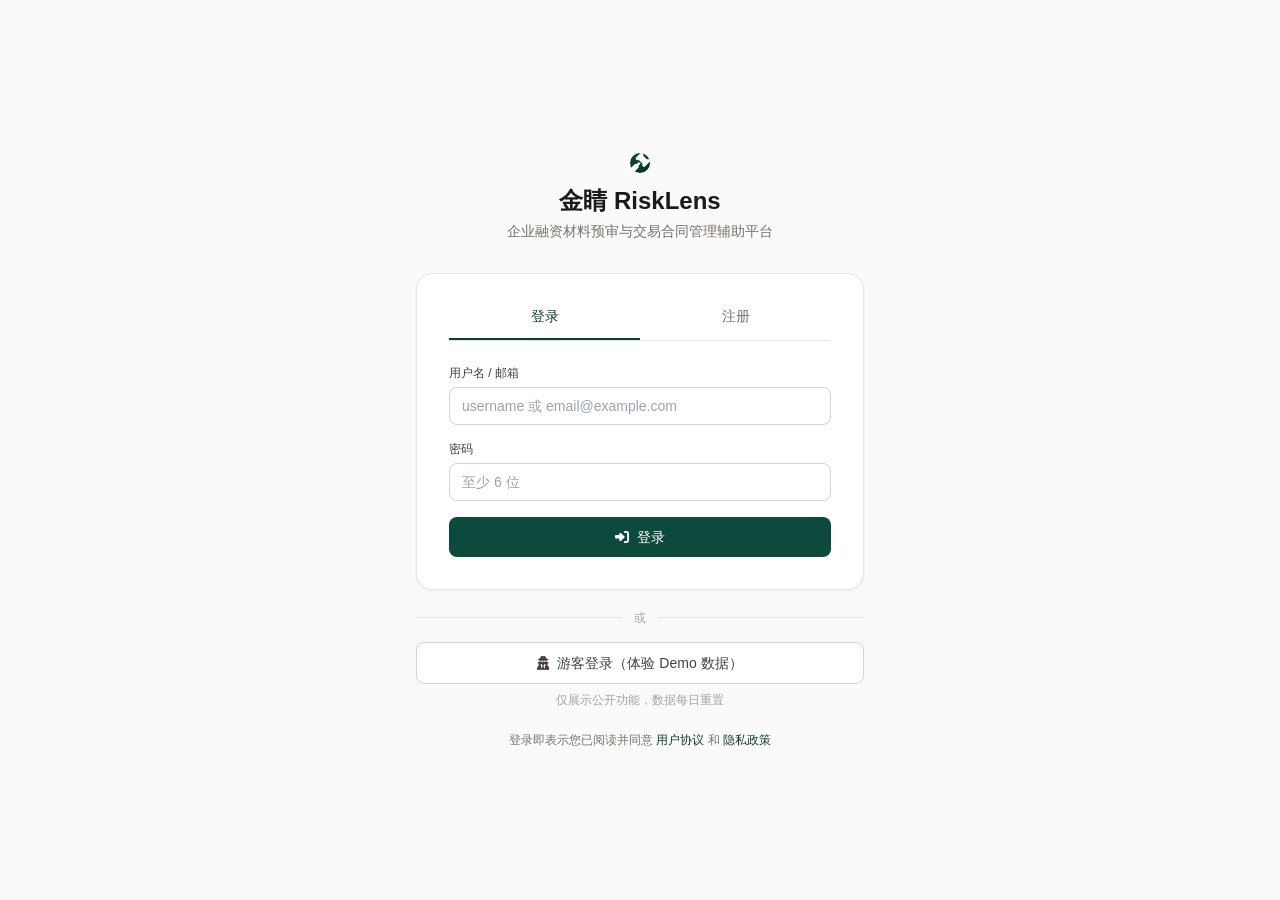
<file: application/frontend/index.html>
﻿<!DOCTYPE html>
<html lang="zh-CN">
<head>
    <meta charset="UTF-8">
    <meta name="viewport" content="width=device-width, initial-scale=1.0">
    <title>企业融资材料预审｜金睛 RiskLens</title>
    <link rel="stylesheet" href="tailwind.min.css?v=20260903-r2">
    <link rel="stylesheet" href="app.css?v=20260903-r2">
    <script src="auth.js"></script>
    <link rel="stylesheet" href="https://cdnjs.cloudflare.com/ajax/libs/font-awesome/6.4.0/css/all.min.css">
    <style>
        body { font-family: -apple-system, BlinkMacSystemFont, "SF Pro Text", "PingFang SC", "Microsoft YaHei", sans-serif; }
        .legal-text { font-family: "Source Han Serif SC", "Songti SC", SimSun, serif; line-height: 1.9; }
        .scrollbar-thin::-webkit-scrollbar { width: 6px; height: 6px; }
        .scrollbar-thin::-webkit-scrollbar-thumb { background: #d6d3d1; border-radius: 3px; }
    </style>
</head>
<body class="bg-stone-50 text-stone-900 antialiased">
    <div class="flex h-screen overflow-hidden">
        <!-- Sidebar -->
        <aside class="w-60 bg-white border-r border-stone-200 flex flex-col">
            <div class="h-16 px-6 flex items-center border-b border-stone-200">
                <div class="w-8 h-8 rounded-lg bg-gradient-to-br from-brand-500 to-brand-700 flex items-center justify-center mr-3">
                    <i class="fa-solid fa-gavel text-white text-sm"></i>
                </div>
                <div>
                    <div class="font-semibold text-stone-900">金睛 RiskLens</div>
                    <div class="text-[10px] text-stone-500 tracking-wider">FINANCIAL RISK INTELLIGENCE</div>
                </div>
            </div>
            <nav class="flex-1 px-3 py-4 space-y-1 text-sm">
                <a href="index.html" class="flex items-center gap-3 px-3 py-2 rounded-lg bg-stone-100 text-stone-900 font-medium">
                    <i class="fa-solid fa-house w-4 text-stone-500"></i>工作台
                </a>
                <div class="px-3 pt-4 pb-1 text-[10px] font-semibold tracking-[0.14em] text-stone-400">企业金融服务</div>
                <a href="pages/finance-precheck.html" class="flex items-center gap-3 px-3 py-2 rounded-lg text-stone-600 hover:bg-stone-50 hover:text-stone-900"><i class="fa-solid fa-list-check w-4 text-brand-500"></i>融资材料预审</a>
                <a href="pages/case-list.html" class="flex items-center gap-3 px-3 py-2 rounded-lg text-stone-600 hover:bg-stone-50 hover:text-stone-900"><i class="fa-solid fa-briefcase w-4 text-stone-400"></i>企业风险事项</a>
                <a href="pages/case-analysis.html" class="flex items-center gap-3 px-3 py-2 rounded-lg text-stone-600 hover:bg-stone-50 hover:text-stone-900"><i class="fa-solid fa-wand-magic-sparkles w-4 text-stone-400"></i>金融合规问答</a>
                <a href="pages/case-search.html" class="flex items-center gap-3 px-3 py-2 rounded-lg text-stone-600 hover:bg-stone-50 hover:text-stone-900"><i class="fa-solid fa-magnifying-glass w-4 text-stone-400"></i>相似风险案例</a>
                <a href="pages/knowledge-base.html" class="flex items-center gap-3 px-3 py-2 rounded-lg text-stone-600 hover:bg-stone-50 hover:text-stone-900"><i class="fa-solid fa-book-open w-4 text-stone-400"></i>规则与企业资料库<span id="nav-doc-count" class="ml-auto text-[10px] bg-stone-200 text-stone-600 px-1.5 py-0.5 rounded">-</span></a>
                <a href="pages/obsidian.html" class="flex items-center gap-3 px-3 py-2 rounded-lg text-stone-600 hover:bg-stone-50 hover:text-stone-900"><i class="fa-solid fa-feather w-4 text-stone-400"></i>企业资料同步</a>
                <div class="px-3 pt-4 pb-1 text-[10px] font-semibold tracking-[0.14em] text-stone-400">交易与合同管理</div>
                <a href="pages/contract-review.html" class="flex items-center gap-3 px-3 py-2 rounded-lg text-stone-600 hover:bg-stone-50 hover:text-stone-900"><i class="fa-solid fa-file-contract w-4 text-stone-400"></i>交易合同审查</a>
                <a href="pages/contract-workspace-preview.html" class="flex items-center gap-3 px-3 py-2 rounded-lg text-stone-600 hover:bg-stone-50 hover:text-stone-900"><i class="fa-solid fa-pen-to-square w-4 text-stone-400"></i>合同模板与起草</a>
            </nav>
            <div class="p-3 border-t border-stone-200">
                <div class="flex items-center gap-3 px-2 py-2">
                    <div class="w-8 h-8 rounded-full bg-gradient-to-br from-stone-700 to-stone-900 flex items-center justify-center text-white text-xs font-medium">R</div>
                    <div class="flex-1 min-w-0">
                        <div class="text-sm font-medium text-stone-900">RiskLens Demo</div>
                        <div class="text-[10px] text-stone-500">仅本人可见的私有材料</div>
                    </div>
                </div>
            </div>
        </aside>

        <!-- Main -->
        <main class="flex-1 flex flex-col overflow-hidden">
            <!-- Top Bar -->
            <header class="h-16 bg-white border-b border-stone-200 px-8 flex items-center gap-6">
                <div><h1 class="text-lg font-semibold text-stone-900">企业金融工作台</h1><p class="text-xs text-stone-500 mt-0.5">材料预审、可追溯核验与人工复核辅助</p></div>
                <span class="text-xs text-stone-500" id="health-status">正在连接服务...</span>
                <div class="flex-1"></div>
                <a href="pages/finance-precheck.html" class="ml-2 inline-flex items-center gap-2 px-4 py-2 bg-brand-500 text-white text-sm font-medium rounded-lg hover:bg-brand-600">
                    <i class="fa-solid fa-list-check text-xs"></i>开始材料预审
                </a>
            </header>

            <div class="flex-1 overflow-y-auto scrollbar-thin">
                <div class="max-w-7xl mx-auto px-8 py-8">
                    <!-- 状态卡片 -->
                    <div class="grid grid-cols-4 gap-4 mb-8">
                        <div class="bg-white border border-stone-200 rounded-xl p-5">
                            <div class="flex items-start justify-between mb-3">
                                <div class="w-9 h-9 rounded-lg bg-brand-50 flex items-center justify-center">
                                    <i class="fa-solid fa-book text-brand-500 text-sm"></i>
                                </div>
                            </div>
                            <div class="text-2xl font-semibold text-stone-900" id="stat-docs">--</div>
                            <div class="text-xs text-stone-500 mt-1">规则与企业资料</div>
                        </div>
                        <div class="bg-white border border-stone-200 rounded-xl p-5">
                            <div class="flex items-start justify-between mb-3">
                                <div class="w-9 h-9 rounded-lg bg-amber-50 flex items-center justify-center">
                                    <i class="fa-solid fa-vector-square text-accent-500 text-sm"></i>
                                </div>
                            </div>
                            <div class="text-2xl font-semibold text-stone-900" id="stat-vectors">--</div>
                            <div class="text-xs text-stone-500 mt-1">向量索引</div>
                        </div>
                        <div class="bg-white border border-stone-200 rounded-xl p-5">
                            <div class="flex items-start justify-between mb-3">
                                <div class="w-9 h-9 rounded-lg bg-stone-100 flex items-center justify-center">
                                    <i class="fa-solid fa-briefcase text-stone-600 text-sm"></i>
                                </div>
                            </div>
                            <div class="text-2xl font-semibold text-stone-900" id="stat-cases">--</div>
                            <div class="text-xs text-stone-500 mt-1">企业风险事项</div>
                        </div>
                        <div class="bg-white border border-stone-200 rounded-xl p-5">
                            <div class="flex items-start justify-between mb-3">
                                <div class="w-9 h-9 rounded-lg bg-emerald-50 flex items-center justify-center">
                                    <i class="fa-solid fa-circle-check text-emerald-600 text-sm"></i>
                                </div>
                            </div>
                            <div class="text-2xl font-semibold text-stone-900" id="stat-llm">--</div>
                            <div class="text-xs text-stone-500 mt-1">LLM 模型</div>
                        </div>
                    </div>

                    <!-- 快速入口 -->
                    <div class="bg-gradient-to-br from-brand-500 to-brand-700 rounded-xl p-6 text-white mb-6 flex items-center justify-between gap-6">
                        <div>
                            <div class="text-xs font-semibold tracking-[0.14em] text-emerald-100">企业流动资金融资 · 辅助预审</div>
                            <h3 class="mt-2 text-lg font-semibold mb-1">先核验材料，再进入人工授信流程</h3>
                            <p class="text-sm text-stone-200">识别材料完整性、可读性与跨材料字段差异，保留原材料证据；不输出授信、放款或投资结论。</p>
                        </div>
                        <a href="pages/finance-precheck.html" class="shrink-0 px-5 py-2.5 bg-white text-brand-600 text-sm font-medium rounded-lg hover:bg-stone-50 transition-colors">
                            选择材料 <i class="fa-solid fa-arrow-right text-xs ml-1"></i>
                        </a>
                    </div>

                    <!-- 最近文档 -->
                    <div class="bg-white border border-stone-200 rounded-xl">
                        <div class="px-6 py-4 border-b border-stone-200 flex items-center justify-between">
                            <h2 class="font-semibold text-stone-900">规则与企业资料库</h2>
                            <a href="pages/knowledge-base.html" class="text-xs text-stone-500 hover:text-stone-900">查看全部 →</a>
                        </div>
                        <div id="recent-docs" class="divide-y divide-stone-100">
                            <div class="px-6 py-8 text-center text-sm text-stone-500">
                                正在加载...
                            </div>
                        </div>
                    </div>
                </div>
            </div>
        </main>
    </div>

    <script>
        const pathPrefix = window.location.pathname.match(/^\/(risklens|legallens)\//);
        const API_BASE = pathPrefix ? `/${pathPrefix[1]}` : "";

        async function loadStats() {
            try {
                const res = await fetch(`${API_BASE}/api/health`);
                const data = await res.json();
                document.getElementById('health-status').textContent = `服务正常 · ${data.app} v${data.version}`;
                document.getElementById('stat-docs').textContent = data.doc_count;
                document.getElementById('stat-vectors').textContent = data.vector_count.toLocaleString();
                document.getElementById('stat-cases').textContent = Number.isFinite(data.case_count) ? data.case_count : 0;
                document.getElementById('stat-llm').textContent = data.llm_model || '未配置';

                document.getElementById('nav-doc-count').textContent = data.doc_count;
            } catch (e) {
                document.getElementById('health-status').innerHTML = '<span class="text-rose-600">服务未连接，请检查后端状态</span>';
            }
        }

        async function loadRecentDocs() {
            try {
                const res = await fetch(`${API_BASE}/api/knowledge/documents?limit=5`);
                const docs = await res.json();
                const container = document.getElementById('recent-docs');
                if (docs.length === 0) {
                    container.innerHTML = `
                        <div class="px-6 py-8 text-center">
                            <i class="fa-solid fa-folder-open text-2xl text-stone-300 mb-2"></i>
                            <p class="text-sm text-stone-500">知识库还是空的</p>
                            <a href="pages/knowledge-base.html" class="inline-block mt-3 px-4 py-2 bg-brand-500 text-white text-xs rounded-lg hover:bg-brand-600">
                                上传第一份材料
                            </a>
                        </div>
                    `;
                    return;
                }
                container.innerHTML = docs.map(d => `
                    <a href="pages/knowledge-base.html" class="block px-6 py-4 hover:bg-stone-50">
                        <div class="flex items-center justify-between">
                            <div class="flex items-center gap-3">
                                <div class="w-9 h-9 rounded-lg bg-stone-100 flex items-center justify-center">
                                    <i class="fa-solid ${d.source === 'obsidian' ? 'fa-feather' : 'fa-file'} text-stone-500 text-sm"></i>
                                </div>
                                <div>
                                    <div class="text-sm font-medium text-stone-900">${d.name}</div>
                                    <div class="text-xs text-stone-500 mt-0.5">${d.chunks_count} 个索引片段 · 来源：${d.source === 'seed' ? '受控种子' : d.source === 'obsidian' ? '企业资料同步' : '本人上传'}</div>
                                </div>
                            </div>
                            <span class="text-[10px] px-2 py-0.5 ${d.status === 'ready' ? 'bg-emerald-50 text-emerald-700' : 'bg-rose-50 text-rose-700'} rounded">${d.status}</span>
                        </div>
                    </a>
                `).join('');
            } catch (e) {
                document.getElementById('recent-docs').innerHTML = '<div class="px-6 py-8 text-center text-sm text-rose-500">加载失败</div>';
            }
        }

        loadStats();
        loadRecentDocs();
    </script>
</body>
</html>
</file>
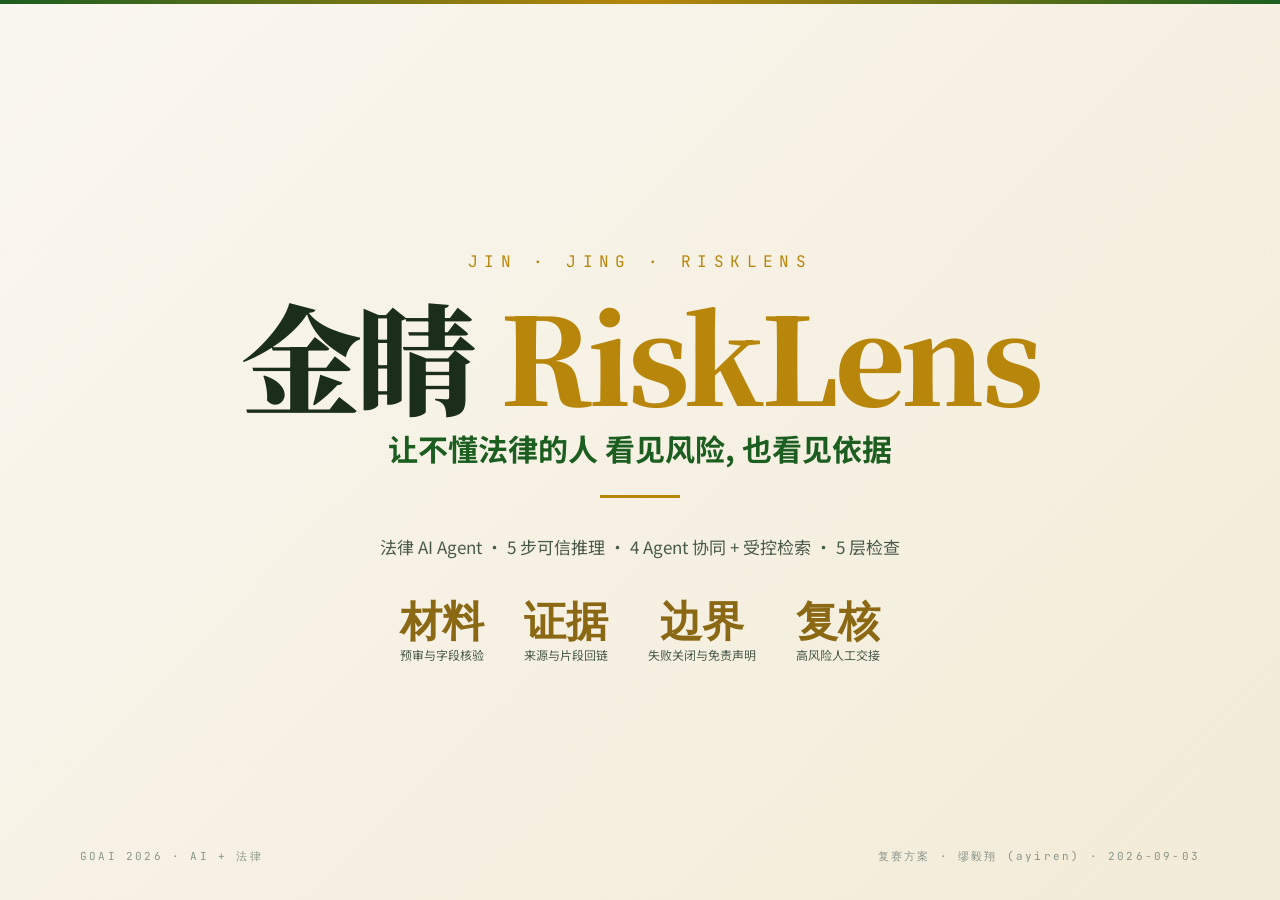
<file: demo.html>
<!DOCTYPE html>
<html lang="zh-CN">
<head>
<meta charset="UTF-8">
<meta name="viewport" content="width=device-width, initial-scale=1.0">
<title>金睛 RiskLens · 可信金融风险分析 Agent · 复赛演示</title>
<link href="https://fonts.googleapis.com/css2?family=Noto+Sans+SC:wght@300;400;500;700;900&family=Noto+Serif+SC:wght@400;700;900&family=JetBrains+Mono:wght@400;500;700&display=swap" rel="stylesheet">
<style>
:root {
  --bg:        #FAF7F0;
  --bg-2:      #F2EBD7;
  --panel:     #FFFFFF;
  --ink:       #1B2E1B;
  --ink-2:     #4A5A4A;
  --ink-3:     #8A958A;
  --green-d:   #1B5E20;
  --green:     #2E7D32;
  --green-l:   #66BB6A;
  --gold-d:    #8B6914;
  --gold:      #B8860B;
  --gold-l:    #D4A52A;
  --red:       #B71C1C;
  --red-l:     #E53935;
  --rule:      #E5DFC8;
  --rule-s:    #D6CCAB;
}
* { box-sizing: border-box; margin: 0; padding: 0; }
html, body {
  background: var(--bg);
  color: var(--ink);
  font-family: 'Microsoft YaHei', 'PingFang SC', 'Noto Sans SC', Arial, sans-serif;
  font-weight: 400;
  overflow-x: hidden;
  line-height: 1.5;
}
.deck {
  width: 100%;
  height: 100vh;
  overflow-y: scroll;
  scroll-snap-type: y mandatory;
}
.slide {
  width: 100%;
  height: 100vh;
  scroll-snap-align: start;
  scroll-snap-stop: always;
  position: relative;
  display: flex;
  flex-direction: column;
  padding: 50px 80px 36px;
  overflow: hidden;
  background: var(--bg);
}
.slide::before {
  content: '';
  position: absolute;
  top: 0; left: 0; right: 0;
  height: 4px;
  background: linear-gradient(90deg, var(--green-d) 0%, var(--gold) 50%, var(--green-d) 100%);
  z-index: 10;
}
.header {
  display: flex;
  justify-content: space-between;
  align-items: center;
  padding-bottom: 14px;
  border-bottom: 1px solid var(--rule);
  margin-bottom: 20px;
  font-family: 'JetBrains Mono', monospace;
  font-size: 12px;
  color: var(--ink-3);
  letter-spacing: 0.15em;
  flex-shrink: 0;
}
.header .brand {
  font-weight: 700;
  color: var(--green-d);
  font-size: 14px;
  letter-spacing: 0.2em;
}
.header .num {
  background: var(--green-d);
  color: var(--gold-l);
  padding: 4px 14px;
  border-radius: 12px;
  font-weight: 700;
}
.title-block {
  margin-bottom: 18px;
  flex-shrink: 0;
}
.eyebrow {
  font-family: 'JetBrains Mono', monospace;
  font-size: 12px;
  color: var(--gold);
  letter-spacing: 0.3em;
  font-weight: 700;
  margin-bottom: 6px;
}
h1.title {
  font-family: 'Noto Serif SC', serif;
  font-weight: 900;
  font-size: 48px;
  line-height: 1.1;
  color: var(--ink);
  letter-spacing: -0.01em;
}
h2.title {
  font-family: 'Noto Serif SC', serif;
  font-weight: 900;
  font-size: 36px;
  line-height: 1.15;
  color: var(--ink);
  letter-spacing: -0.01em;
}
.subtitle {
  font-size: 17px;
  color: var(--ink-2);
  margin-top: 6px;
  font-weight: 400;
}
/* 主内容区：占满剩余空间 */
.content {
  flex: 1;
  display: flex;
  flex-direction: column;
  gap: 14px;
  min-height: 0;
  overflow: hidden;
  height: 100%;
}
.row { display: flex; gap: 14px; flex: 1; min-height: 0; height: 100%; }
.col { flex: 1; display: flex; flex-direction: column; gap: 10px; min-height: 0; }
.card {
  background: var(--panel);
  border: 1px solid var(--rule);
  border-radius: 6px;
  padding: 14px 18px;
  position: relative;
  display: flex;
  flex-direction: column;
  min-height: 0;
}
.card.gold { border-left: 4px solid var(--gold); }
.card.green { border-left: 4px solid var(--green); }
.card.dark { border-left: 4px solid var(--green-d); }
.card-title {
  font-size: 15px;
  font-weight: 700;
  color: var(--ink);
  margin-bottom: 8px;
  display: flex;
  align-items: center;
  gap: 8px;
  flex-shrink: 0;
}
.card-num {
  font-family: 'JetBrains Mono', monospace;
  font-size: 11px;
  font-weight: 700;
  color: var(--gold);
  background: var(--bg-2);
  padding: 2px 8px;
  border-radius: 3px;
}
.text-sm { font-size: 12.5px; color: var(--ink-2); line-height: 1.55; }
.text-xs { font-size: 11.5px; color: var(--ink-3); line-height: 1.5; }
.text-mono { font-family: 'JetBrains Mono', monospace; }
.text-gold { color: var(--gold-d); }
.text-green { color: var(--green-d); }
.text-red { color: var(--red); }
.bold { font-weight: 700; }
.mt-2 { margin-top: 6px; }
.mt-3 { margin-top: 10px; }
.mt-4 { margin-top: 14px; }
table {
  width: 100%;
  border-collapse: collapse;
  font-size: 11.5px;
  flex-shrink: 0;
}
th, td {
  padding: 6px 10px;
  text-align: left;
  border-bottom: 1px solid var(--rule);
}
th {
  background: var(--bg-2);
  color: var(--green-d);
  font-weight: 700;
  font-family: 'JetBrains Mono', monospace;
  font-size: 10.5px;
  letter-spacing: 0.08em;
}
tbody tr:hover { background: var(--bg-2); }
ul.list { list-style: none; }
ul.list li {
  font-size: 12px;
  color: var(--ink-2);
  padding: 3px 0 3px 18px;
  position: relative;
  line-height: 1.5;
}
ul.list li::before {
  content: '◆';
  position: absolute;
  left: 0;
  color: var(--gold);
  font-size: 9px;
  top: 5px;
}
.data-grid {
  display: grid;
  grid-template-columns: repeat(4, 1fr);
  gap: 10px;
}
.data-cell {
  background: var(--bg-2);
  border-radius: 6px;
  padding: 10px 12px;
  text-align: center;
  border-top: 3px solid var(--gold);
}
.data-num {
  font-family: 'JetBrains Mono', monospace;
  font-size: 28px;
  font-weight: 700;
  color: var(--green-d);
  line-height: 1.0;
}
.data-label {
  font-size: 11.5px;
  color: var(--ink-2);
  margin-top: 4px;
}
.data-num.gold { color: var(--gold-d); }
.data-num.red { color: var(--red); }
.pill {
  display: inline-block;
  background: var(--bg-2);
  color: var(--ink);
  font-size: 11px;
  padding: 3px 9px;
  border-radius: 12px;
  border: 1px solid var(--rule-s);
  margin: 2px;
}
.pill.gold { background: var(--gold-l); color: var(--ink); border-color: var(--gold); }
.pill.green { background: var(--green-l); color: white; border-color: var(--green); }
.pill.dark { background: var(--green-d); color: var(--gold-l); border-color: var(--green-d); }
/* Mock 浏览器 */
.mock {
  background: var(--bg);
  border: 1px solid var(--rule);
  border-radius: 6px;
  padding: 0;
  display: flex;
  flex-direction: column;
  flex: 1;
  min-height: 0;
  overflow: hidden;
}
.mock-bar {
  background: var(--bg-2);
  padding: 6px 10px;
  border-bottom: 1px solid var(--rule);
  display: flex;
  gap: 4px;
  align-items: center;
  flex-shrink: 0;
}
.mock-bar .dot { width: 8px; height: 8px; border-radius: 50%; flex-shrink: 0; }
.mock-bar .d1 { background: #FF5F57; }
.mock-bar .d2 { background: #FEBC2E; }
.mock-bar .d3 { background: #28C840; }
.mock-bar .url {
  margin-left: 10px;
  font-family: 'JetBrains Mono', monospace;
  font-size: 10px;
  color: var(--ink-3);
  white-space: nowrap;
  overflow: hidden;
  text-overflow: ellipsis;
}
.mock-body {
  padding: 8px 10px;
  font-size: 10.5px;
  line-height: 1.5;
  flex: 1;
  overflow-y: auto;
}
.mock-row {
  display: flex;
  justify-content: space-between;
  padding: 3px 0;
  border-bottom: 1px dashed var(--rule);
  gap: 8px;
}
.mock-row:last-child { border-bottom: 0; }
.mock-row .label { color: var(--ink-2); flex: 1; }
.mock-row .val { color: var(--gold-d); font-family: 'JetBrains Mono', monospace; font-size: 10px; flex-shrink: 0; }
.mock-quote {
  background: var(--bg-2);
  border-left: 3px solid var(--gold);
  padding: 6px 10px;
  font-size: 10.5px;
  color: var(--ink-2);
  font-style: italic;
  margin: 4px 0;
  line-height: 1.5;
}
.mock-section {
  font-family: 'JetBrains Mono', monospace;
  font-size: 9.5px;
  color: var(--gold-d);
  letter-spacing: 0.2em;
  margin: 4px 0 2px;
  font-weight: 700;
}
/* SVG 图表通用 */
.chart-card {
  background: var(--panel);
  border: 1px solid var(--rule);
  border-radius: 6px;
  padding: 12px 14px;
  display: flex;
  flex-direction: column;
  min-height: 0;
}
.chart-card h4 {
  font-size: 13px;
  font-weight: 700;
  color: var(--ink);
  margin-bottom: 8px;
}
.chart-svg-wrap {
  flex: 1;
  min-height: 0;
  display: flex;
  align-items: center;
  justify-content: center;
}
.chart-svg-wrap svg { width: 100%; height: 100%; max-height: 220px; }
.legacy-metric-chart { display: none !important; }
/* ============== Slide 1 封面 ============== */
.cover {
  background: linear-gradient(135deg, var(--bg) 0%, var(--bg-2) 100%);
  display: flex;
  flex-direction: column;
  justify-content: center;
  align-items: center;
  text-align: center;
}
.cover-logo {
  font-family: 'JetBrains Mono', monospace;
  font-size: 16px;
  color: var(--gold);
  letter-spacing: 0.4em;
  margin-bottom: 20px;
}
.cover-title {
  font-family: 'Noto Serif SC', serif;
  font-weight: 900;
  font-size: 120px;
  color: var(--ink);
  line-height: 1.0;
  letter-spacing: -0.03em;
}
.cover-title .gold { color: var(--gold); }
.cover-sub {
  font-size: 30px;
  color: var(--green-d);
  margin-top: 12px;
  font-weight: 700;
}
.cover-tag {
  font-size: 17px;
  color: var(--ink-2);
  margin-top: 12px;
  max-width: 760px;
}
.cover-metrics {
  display: flex;
  gap: 40px;
  margin-top: 40px;
}
.cover-metric {
  text-align: center;
}
.cover-metric .n {
  font-family: 'JetBrains Mono', monospace;
  font-size: 42px;
  font-weight: 700;
  color: var(--gold-d);
  line-height: 1.0;
}
.cover-metric .l {
  font-size: 12px;
  color: var(--ink-2);
  margin-top: 4px;
}
.cover-meta {
  position: absolute;
  bottom: 36px;
  left: 80px;
  right: 80px;
  display: flex;
  justify-content: space-between;
  font-family: 'JetBrains Mono', monospace;
  font-size: 11px;
  color: var(--ink-3);
  letter-spacing: 0.2em;
}
.cover-divider {
  width: 80px;
  height: 3px;
  background: var(--gold);
  margin: 24px auto;
}
.scroll-hint {
  position: absolute;
  bottom: 6px;
  left: 50%;
  transform: translateX(-50%);
  font-family: 'JetBrains Mono', monospace;
  font-size: 10px;
  color: var(--ink-3);
  letter-spacing: 0.3em;
  animation: bounce 1.5s infinite;
}
@keyframes bounce {
  0%, 100% { transform: translate(-50%, 0); }
  50% { transform: translate(-50%, 6px); }
}
/* ============== Slide 2 目录 ============== */
.toc-grid {
  display: grid;
  grid-template-columns: repeat(2, 1fr);
  gap: 16px;
  flex: 1;
  align-content: center;
}
.toc-card {
  background: var(--panel);
  border: 1px solid var(--rule);
  border-radius: 8px;
  padding: 18px 22px;
  cursor: pointer;
  transition: all 0.2s;
  position: relative;
  overflow: hidden;
}
.toc-card:hover {
  border-color: var(--gold);
  box-shadow: 0 4px 16px rgba(184, 134, 11, 0.15);
}
.toc-card::before {
  content: '';
  position: absolute;
  left: 0; top: 0; bottom: 0;
  width: 4px;
  background: var(--gold);
}
.toc-num {
  font-family: 'JetBrains Mono', monospace;
  font-size: 11px;
  color: var(--gold-d);
  letter-spacing: 0.3em;
  font-weight: 700;
  margin-bottom: 6px;
}
.toc-title {
  font-family: 'Noto Serif SC', serif;
  font-size: 24px;
  font-weight: 900;
  color: var(--ink);
  margin-bottom: 6px;
}
.toc-items {
  display: flex;
  flex-wrap: wrap;
  gap: 5px;
  margin-top: 8px;
}
/* ============== Slide 3 三大场景 ============== */
.scenario-row {
  display: grid;
  grid-template-columns: repeat(3, 1fr);
  gap: 14px;
  flex: 1;
  min-height: 0;
  align-self: stretch;
  height: 100%;
}
.scenario-card {
  background: var(--panel);
  border: 1px solid var(--rule);
  border-radius: 8px;
  padding: 16px 18px;
  display: flex;
  flex-direction: column;
  position: relative;
  border-top: 4px solid var(--green-d);
  height: 100%;
  overflow: hidden;
}
.scenario-card .label {
  font-family: 'JetBrains Mono', monospace;
  font-size: 10.5px;
  letter-spacing: 0.2em;
  color: var(--gold-d);
  font-weight: 700;
  margin-bottom: 4px;
}
.scenario-card h3 {
  font-family: 'Noto Serif SC', serif;
  font-size: 19px;
  font-weight: 900;
  color: var(--ink);
  margin-bottom: 4px;
}
.scenario-card .who {
  font-size: 11.5px;
  color: var(--ink-2);
  font-style: italic;
  margin-bottom: 6px;
}
.scenario-card .pain {
  font-size: 11.5px;
  color: var(--red);
  padding: 5px 8px;
  background: rgba(183, 28, 28, 0.06);
  border-radius: 4px;
  margin-bottom: 5px;
}
.scenario-card .we {
  font-size: 11.5px;
  color: var(--ink);
  padding: 5px 8px;
  background: rgba(46, 125, 50, 0.06);
  border-radius: 4px;
  margin-bottom: 5px;
}
.scenario-card .result {
  font-size: 12px;
  color: var(--gold-d);
  font-weight: 700;
  margin-top: auto;
  padding-top: 6px;
  border-top: 1px dashed var(--rule);
}
.scenario-card .data-row {
  display: grid;
  grid-template-columns: repeat(3, 1fr);
  gap: 6px;
  margin-top: 8px;
}
.scenario-card .data-cell-mini {
  background: var(--bg-2);
  border-radius: 4px;
  padding: 6px 8px;
  text-align: center;
  border-top: 2px solid var(--gold);
}
.scenario-card .data-cell-mini .n {
  font-family: 'JetBrains Mono', monospace;
  font-size: 16px;
  font-weight: 700;
  color: var(--green-d);
  line-height: 1.0;
}
.scenario-card .data-cell-mini .l {
  font-size: 10px;
  color: var(--ink-2);
  margin-top: 2px;
}
.scenario-card .examples {
  margin-top: 8px;
  font-size: 10.5px;
  color: var(--ink-2);
  line-height: 1.5;
  padding: 6px 8px;
  background: var(--bg);
  border-radius: 4px;
  border-left: 2px solid var(--gold);
}
.scenario-card .examples b { color: var(--green-d); }
.scenario-card .mini-chart {
  margin-top: 8px;
  background: var(--bg);
  border: 1px solid var(--rule);
  border-radius: 4px;
  padding: 6px 8px 4px;
  flex: 1;
  min-height: 0;
  display: flex;
  flex-direction: column;
}
.scenario-card .mini-chart-title {
  font-family: 'JetBrains Mono', monospace;
  font-size: 8.5px;
  color: var(--gold-d);
  letter-spacing: 0.05em;
  font-weight: 700;
  margin-bottom: 2px;
}
.scenario-card .mini-chart-info {
  margin-top: 4px;
  padding-top: 4px;
  border-top: 1px dashed var(--rule);
  font-size: 9.5px;
  color: var(--ink-2);
  line-height: 1.5;
  flex: 1;
  min-height: 0;
  display: flex;
  flex-direction: column;
  justify-content: center;
}
/* ============== Slide 4-6 场景详情 ============== */
.scene-grid {
  display: grid;
  grid-template-columns: 1fr 1.1fr 1fr;
  gap: 12px;
  flex: 1;
  min-height: 0;
  height: 100%;
}
.scene-panel {
  background: var(--panel);
  border: 1px solid var(--rule);
  border-radius: 8px;
  padding: 12px 14px;
  overflow-y: auto;
  display: flex;
  flex-direction: column;
}
.scene-panel.gold { border-top: 3px solid var(--gold); }
.scene-panel.green { border-top: 3px solid var(--green-d); }
.scene-panel .ph {
  font-family: 'JetBrains Mono', monospace;
  font-size: 10.5px;
  letter-spacing: 0.2em;
  color: var(--gold-d);
  font-weight: 700;
  margin-bottom: 6px;
  flex-shrink: 0;
}
.scene-panel h4 {
  font-size: 14px;
  font-weight: 700;
  color: var(--ink);
  margin-bottom: 8px;
  flex-shrink: 0;
}
/* ============== Slide 7 Agent 协同 ============== */
.agent-list {
  display: flex;
  flex-direction: column;
  gap: 6px;
  flex: 1;
  min-height: 0;
  overflow-y: auto;
  height: 100%;
}
.agent-row {
  display: grid;
  grid-template-columns: 50px 1fr 1.5fr 1.1fr;
  gap: 10px;
  align-items: center;
  padding: 8px 12px;
  background: var(--panel);
  border: 1px solid var(--rule);
  border-left: 4px solid var(--green-d);
  border-radius: 6px;
}
.agent-row.output { border-left-color: var(--gold); background: linear-gradient(90deg, #FFF8E0 0%, #FAF7F0 100%); }
.agent-num {
  font-family: 'JetBrains Mono', monospace;
  font-size: 18px;
  font-weight: 700;
  color: var(--gold-d);
  text-align: center;
  line-height: 1;
}
.agent-name {
  font-size: 13.5px;
  font-weight: 700;
  color: var(--ink);
  line-height: 1.2;
}
.agent-name small {
  display: block;
  font-size: 10.5px;
  font-weight: 400;
  color: var(--ink-3);
  margin-top: 2px;
}
.agent-flow {
  font-size: 11px;
  color: var(--ink-2);
  line-height: 1.4;
}
.agent-flow b { color: var(--green-d); }
.agent-check { display: flex; flex-wrap: wrap; gap: 3px; }
/* ============== Slide 8 为什么 ============== */
.why-grid {
  display: grid;
  grid-template-columns: 1fr 1fr;
  gap: 14px;
  flex: 1;
  min-height: 0;
  height: 100%;
}
.why-card {
  background: var(--panel);
  border-radius: 8px;
  padding: 16px 18px;
  border-top: 4px solid;
  overflow-y: auto;
}
.why-card.bad { border-color: var(--red); background: linear-gradient(180deg, #FFF5F5 0%, var(--panel) 30%); }
.why-card.good { border-color: var(--green-d); background: linear-gradient(180deg, #F1F8E9 0%, var(--panel) 30%); }
.why-card h3 {
  font-family: 'Noto Serif SC', serif;
  font-size: 18px;
  font-weight: 900;
  margin-bottom: 10px;
}
.why-card.bad h3 { color: var(--red); }
.why-card.good h3 { color: var(--green-d); }
.why-row {
  display: grid;
  grid-template-columns: 1fr 90px;
  gap: 8px;
  padding: 6px 0;
  border-bottom: 1px solid var(--rule);
  align-items: center;
  font-size: 12px;
}
.why-row:last-child { border-bottom: 0; }
.why-num {
  font-family: 'JetBrains Mono', monospace;
  font-weight: 700;
  text-align: right;
  font-size: 16px;
}
.why-card.bad .why-num { color: var(--red); }
.why-card.good .why-num { color: var(--green-d); }
.why-extra {
  font-size: 11px;
  color: var(--ink-3);
  font-style: italic;
  margin-top: 8px;
  padding-top: 8px;
  border-top: 1px dashed var(--rule);
  line-height: 1.5;
}
/* ============== Slide 9 技术栈 ============== */
.stack-grid {
  display: grid;
  grid-template-columns: repeat(3, 1fr);
  gap: 12px;
  flex: 1;
  min-height: 0;
  align-content: start;
  height: 100%;
}
.stack-card {
  background: var(--panel);
  border: 1px solid var(--rule);
  border-radius: 6px;
  padding: 12px 14px;
  border-top: 3px solid var(--green-d);
  display: flex;
  flex-direction: column;
}
.stack-cat {
  font-family: 'Microsoft YaHei', 'PingFang SC', 'Noto Sans SC', sans-serif;
  font-size: 10px;
  color: var(--gold-d);
  letter-spacing: 0.3em;
  font-weight: 700;
  margin-bottom: 4px;
}
.stack-name {
  font-size: 14px;
  font-weight: 700;
  color: var(--ink);
  margin-bottom: 4px;
}
.stack-meta {
  font-size: 10.5px;
  color: var(--ink-2);
  line-height: 1.5;
  margin-bottom: 6px;
  flex: 1;
}
.stack-meta b { color: var(--green-d); }
/* ============== Slide 10 安全边界 ============== */
.safety-grid {
  display: grid;
  grid-template-columns: 1fr 1fr 1fr;
  gap: 12px;
  flex: 1;
  min-height: 0;
  height: 100%;
}
.safety-block {
  background: var(--panel);
  border: 1px solid var(--rule);
  border-radius: 6px;
  padding: 14px 16px;
  display: flex;
  flex-direction: column;
}
.safety-block.bad { border-top: 3px solid var(--red); }
.safety-block.good { border-top: 3px solid var(--green-d); }
.safety-block .head {
  font-family: 'JetBrains Mono', monospace;
  font-size: 10.5px;
  color: var(--gold-d);
  letter-spacing: 0.2em;
  font-weight: 700;
  margin-bottom: 6px;
}
.safety-block h3 {
  font-size: 14px;
  font-weight: 700;
  margin-bottom: 10px;
}
.safety-block.bad h3 { color: var(--red); }
.safety-block.good h3 { color: var(--green-d); }
.safety-list { list-style: none; flex: 1; }
.safety-list li {
  font-size: 11.5px;
  padding: 3px 0 3px 16px;
  position: relative;
  line-height: 1.5;
  color: var(--ink-2);
}
.safety-list li::before {
  content: '◆';
  position: absolute;
  left: 0;
  font-size: 8px;
  top: 5px;
}
.safety-block.bad .safety-list li::before { color: var(--red); }
.safety-block.good .safety-list li::before { color: var(--green-d); }
/* ============== Slide 11 竞品对比 ============== */
.compete-grid {
  display: grid;
  grid-template-columns: minmax(0, 1.6fr) minmax(300px, 0.9fr);
  gap: 20px;
  flex: 1;
  min-height: 0;
  height: 100%;
}
.compete-table {
  background: var(--panel);
  border: 1px solid var(--rule);
  border-radius: 6px;
  overflow: hidden;
  display: flex;
  flex-direction: column;
}
.compete-table table { width: 100%; height: 100%; flex-shrink: 0; }
.compete-table th {
  background: var(--green-d);
  color: var(--gold-l);
  font-size: 11px;
  padding: 8px 10px;
}
.compete-table th.gold { background: var(--gold); color: var(--ink); }
.compete-table td { font-size: 11.5px; padding: 6px 10px; }
.compete-table td.ours {
  background: rgba(184, 134, 11, 0.10);
  color: var(--ink);
  font-weight: 700;
}
.compete-table td.center { text-align: center; }
.compete-side {
  display: grid;
  grid-template-rows: repeat(3, minmax(0, 1fr));
  gap: 12px;
  min-height: 0;
}
.position-card {
  position: relative;
  overflow: hidden;
  padding: 18px 18px 15px;
  border: 1px solid var(--rule);
  border-left: 5px solid var(--green-d);
  border-radius: 7px;
  background: var(--panel);
  display: flex;
  flex-direction: column;
  justify-content: center;
}
.position-card.gold { border-left-color: var(--gold); background: linear-gradient(135deg, #FFFDF6, #F8F0D9); }
.position-card .position-label {
  color: var(--gold-d);
  font-family: 'JetBrains Mono', monospace;
  font-size: 11px;
  font-weight: 800;
  letter-spacing: 1.4px;
  margin-bottom: 8px;
}
.position-card h4 { margin: 0 0 7px; font-size: 21px; color: var(--ink); }
.position-card p { margin: 0; color: var(--ink-2); font-size: 13px; line-height: 1.65; }
.position-card .deliverable {
  display: inline-block;
  align-self: flex-start;
  margin-top: 11px;
  padding: 4px 9px;
  border-radius: 999px;
  color: var(--green-d);
  background: #EDF5ED;
  font-size: 11px;
  font-weight: 700;
}
@media (max-width: 1000px) {
  .compete-grid { grid-template-columns: 1fr; overflow-y: auto; }
  .compete-table { min-height: 360px; }
  .compete-side { grid-template-columns: repeat(3, minmax(220px, 1fr)); grid-template-rows: 1fr; }
}
.score-pill {
  display: inline-block;
  font-family: 'JetBrains Mono', monospace;
  font-size: 10px;
  font-weight: 700;
  padding: 2px 8px;
  border-radius: 10px;
  background: var(--bg-2);
  color: var(--ink-2);
}
.score-pill.h { background: var(--green-d); color: var(--gold-l); }
.score-pill.m { background: var(--gold-l); color: var(--ink); }
.score-pill.l { background: var(--red-l); color: white; }
.radar-card {
  background: var(--panel);
  border: 1px solid var(--rule);
  border-radius: 6px;
  padding: 14px;
  display: flex;
  flex-direction: column;
}
.radar-card h4 {
  font-size: 13px;
  font-weight: 700;
  color: var(--ink);
  margin-bottom: 8px;
  text-align: center;
}
.radar-card .legend {
  display: flex;
  justify-content: center;
  gap: 12px;
  margin-top: 8px;
  font-size: 10px;
  color: var(--ink-2);
}
.radar-card .legend span { display: flex; align-items: center; gap: 4px; }
.radar-card .legend .dot { width: 10px; height: 10px; border-radius: 2px; }
/* ============== Slide 12 优势汇总 ============== */
.advantages {
  display: flex;
  flex-direction: column;
  padding: 50px 90px 36px;
  background: linear-gradient(135deg, #FAF7F0 0%, #F2EBD7 100%);
}
.adv-grid {
  flex: 1;
  display: grid;
  grid-template-columns: 1fr 1fr;
  gap: 16px 32px;
  align-content: center;
  margin-top: 16px;
}
.adv-row {
  display: flex;
  align-items: baseline;
  flex-wrap: wrap;
  gap: 8px;
  padding: 14px 0;
  border-bottom: 1px solid var(--rule);
}
.adv-pre {
  font-family: 'Noto Sans SC', sans-serif;
  font-weight: 400;
  color: var(--ink-3);
  font-size: 18px;
}
.adv-neg {
  font-family: 'Noto Serif SC', serif;
  font-weight: 700;
  color: var(--ink-2);
  text-decoration: line-through;
  text-decoration-color: var(--red);
  text-decoration-thickness: 2px;
  font-size: 22px;
}
.adv-post {
  font-family: 'Noto Sans SC', sans-serif;
  font-weight: 500;
  color: var(--ink-2);
  font-size: 18px;
}
.adv-pos {
  font-family: 'Noto Serif SC', serif;
  font-weight: 900;
  color: var(--green-d);
  font-size: 30px;
}
.adv-pos.gold { color: var(--gold-d); }
.adv-pos.xl { font-size: 46px; }
.adv-pos.l { font-size: 38px; }
.adv-num {
  font-family: 'JetBrains Mono', monospace;
  font-weight: 700;
  color: var(--gold-d);
  font-size: 24px;
  background: var(--bg-2);
  padding: 2px 10px;
  border-radius: 4px;
  margin: 0 6px;
}
/* ============== Slide 13 易用性 ============== */
.usability-grid {
  display: grid;
  grid-template-columns: 1fr 1.2fr;
  gap: 14px;
  flex: 1;
  min-height: 0;
  height: 100%;
}
.usability-info {
  background: var(--panel);
  border: 1px solid var(--rule);
  border-radius: 6px;
  padding: 14px 18px;
  border-left: 4px solid var(--green-d);
  display: flex;
  flex-direction: column;
  overflow-y: auto;
}
.usability-info h3 {
  font-size: 16px;
  font-weight: 700;
  color: var(--ink);
  margin: 6px 0;
}
.usability-info p {
  font-size: 11.5px;
  color: var(--ink-2);
  line-height: 1.6;
  margin-bottom: 6px;
}
.usability-templates {
  background: var(--panel);
  border: 1px solid var(--rule);
  border-radius: 6px;
  padding: 14px 18px;
  display: flex;
  flex-direction: column;
}
.usability-templates h4 {
  font-family: 'JetBrains Mono', monospace;
  font-size: 10.5px;
  color: var(--gold-d);
  letter-spacing: 0.2em;
  font-weight: 700;
  margin-bottom: 8px;
}
/* ============== Slide 14-15 评委建议 ============== */
.judge-grid {
  display: grid;
  grid-template-columns: 1fr 1fr 1fr;
  gap: 14px;
  flex: 1;
  min-height: 0;
  height: 100%;
}
.judge-quote-card {
  background: linear-gradient(135deg, #FFF8E0 0%, #FAF7F0 100%);
  border: 1px solid var(--gold);
  border-radius: 6px;
  padding: 14px 18px;
  border-left: 4px solid var(--gold);
  display: flex;
  flex-direction: column;
}
.judge-quote-card .who {
  font-family: 'JetBrains Mono', monospace;
  font-size: 10.5px;
  color: var(--gold-d);
  letter-spacing: 0.2em;
  font-weight: 700;
  margin-bottom: 6px;
}
.judge-quote-card .text {
  font-size: 14px;
  font-weight: 700;
  color: var(--ink);
  line-height: 1.5;
  font-style: italic;
  padding-left: 14px;
  border-left: 3px solid var(--gold);
  flex: 1;
}
.judge-fix-card {
  background: var(--panel);
  border: 1px solid var(--rule);
  border-radius: 6px;
  padding: 12px 16px;
  display: flex;
  flex-direction: column;
  border-top: 3px solid var(--green-d);
}
.judge-fix-card h4 {
  font-family: 'JetBrains Mono', monospace;
  font-size: 10.5px;
  color: var(--green-d);
  letter-spacing: 0.2em;
  font-weight: 700;
  margin-bottom: 8px;
}
.judge-fix-card ol {
  margin-left: 20px;
  flex: 1;
}
.judge-fix-card li {
  font-size: 11px;
  color: var(--ink-2);
  line-height: 1.45;
  margin-bottom: 3px;
}
.judge-fix-card li b { color: var(--green-d); }
.judge-data-card {
  background: var(--panel);
  border: 1px solid var(--rule);
  border-radius: 6px;
  padding: 12px 16px;
  display: flex;
  flex-direction: column;
  border-top: 3px solid var(--gold);
}
.judge-data-card h4 {
  font-family: 'JetBrains Mono', monospace;
  font-size: 10.5px;
  color: var(--gold-d);
  letter-spacing: 0.2em;
  font-weight: 700;
  margin-bottom: 8px;
}
/* ============== Slide 16 盲测 ============== */
.blind-grid {
  display: grid;
  grid-template-columns: 1fr 1.2fr;
  gap: 14px;
  flex: 1;
  min-height: 0;
  height: 100%;
}
.blind-case {
  background: var(--panel);
  border: 1px solid var(--rule);
  border-radius: 6px;
  padding: 14px 18px;
  border-left: 4px solid var(--gold);
  font-family: 'JetBrains Mono', monospace;
  font-size: 11px;
  line-height: 1.7;
  display: flex;
  flex-direction: column;
  overflow-y: auto;
}
.blind-case .key { color: var(--green-d); font-weight: 700; }
.blind-case .quote {
  font-family: 'Noto Sans SC', sans-serif;
  font-size: 11.5px;
  font-style: italic;
  background: var(--bg-2);
  padding: 6px 10px;
  border-left: 3px solid var(--gold);
  margin: 5px 0;
  color: var(--ink-2);
}
.blind-case .method {
  font-family: 'Noto Sans SC', sans-serif;
  font-size: 10.5px;
  color: var(--ink-3);
  margin-top: auto;
  padding-top: 8px;
  border-top: 1px dashed var(--rule);
  line-height: 1.5;
}
.blind-result {
  display: flex;
  flex-direction: column;
  gap: 10px;
}
.blind-score-card {
  background: linear-gradient(135deg, #FFF8E0 0%, var(--panel) 100%);
  border: 2px solid var(--gold);
  border-radius: 8px;
  padding: 18px 24px;
  text-align: center;
  display: flex;
  align-items: center;
  gap: 24px;
}
.blind-score {
  font-family: 'Noto Serif SC', serif;
  font-size: 88px;
  font-weight: 900;
  line-height: 1.0;
  background: linear-gradient(135deg, var(--gold-d) 0%, var(--green-d) 100%);
  -webkit-background-clip: text;
  -webkit-text-fill-color: transparent;
  background-clip: text;
  flex-shrink: 0;
}
.blind-score-meta {
  text-align: left;
  flex: 1;
}
.blind-score-meta .big {
  font-size: 20px;
  font-weight: 700;
  color: var(--ink);
  margin-bottom: 4px;
}
.blind-score-meta .sub {
  font-family: 'JetBrains Mono', monospace;
  font-size: 11px;
  color: var(--ink-2);
  letter-spacing: 0.15em;
  line-height: 1.5;
}
.blind-detail {
  background: var(--panel);
  border: 1px solid var(--rule);
  border-radius: 6px;
  padding: 14px 18px;
  flex: 1;
  min-height: 280px;
  display: flex;
  flex-direction: column;
  justify-content: space-between;
  overflow: hidden;
}
.blind-detail .row {
  display: flex;
  justify-content: space-between;
  align-items: center;
  padding: 4px 0;
  border-bottom: 1px dashed var(--rule);
  font-size: 12px;
  gap: 12px;
  line-height: 1.4;
}
.blind-detail .row:last-child { border-bottom: 0; }
.blind-detail .row b { color: var(--gold-d); }
.blind-flow {
  display: grid;
  grid-template-columns: repeat(5, minmax(0, 1fr));
  gap: 8px;
  padding: 8px 14px;
  min-width: 0;
}
.blind-step {
  min-width: 0;
  background: linear-gradient(135deg, #E8F5E9 0%, #FAF7F0 100%);
  border-left: 4px solid #1B5E20;
  padding: 8px 10px;
  border-radius: 4px;
  overflow-wrap: anywhere;
}
.blind-step.pending {
  background: linear-gradient(135deg, #FFF8E0 0%, #FAF7F0 100%);
  border-left-color: #B8860B;
}
.slide[data-slide="16"] h1.title {
  font-size: clamp(30px, 3.45vw, 48px);
  max-width: 100%;
  overflow-wrap: anywhere;
}
@media (max-width: 900px) {
  .blind-flow { grid-template-columns: repeat(2, minmax(0, 1fr)); }
  .blind-score-card { padding: 14px; gap: 12px; }
  .blind-score { font-size: 52px; }
}
/* ============== Slide 17 总结 ============== */
.summary {
  background: linear-gradient(135deg, var(--green-d) 0%, #0F1A0F 100%);
  color: white;
  display: flex;
  flex-direction: column;
  justify-content: center;
  align-items: center;
  text-align: center;
}
.summary::before {
  background: linear-gradient(90deg, var(--gold-l) 0%, white 50%, var(--gold-l) 100%);
}
.summary .logo {
  font-family: 'JetBrains Mono', monospace;
  font-size: 14px;
  color: var(--gold-l);
  letter-spacing: 0.4em;
  margin-bottom: 14px;
}
.summary h1 {
  font-family: 'Noto Serif SC', serif;
  font-weight: 900;
  font-size: 110px;
  color: white;
  line-height: 1.0;
  letter-spacing: -0.03em;
}
.summary h1 .gold { color: var(--gold-l); }
.summary .tag {
  font-size: 24px;
  color: var(--gold-l);
  margin-top: 14px;
  font-weight: 700;
}
.summary .desc {
  font-size: 15px;
  color: rgba(255,255,255,0.85);
  margin-top: 14px;
  max-width: 860px;
  line-height: 1.6;
}
.summary-divider {
  width: 60px;
  height: 3px;
  background: var(--gold-l);
  margin: 28px auto;
}
.summary-cta {
  display: inline-block;
  background: var(--gold);
  color: var(--ink);
  font-family: 'JetBrains Mono', monospace;
  font-size: 17px;
  font-weight: 700;
  letter-spacing: 0.15em;
  padding: 14px 36px;
  border-radius: 4px;
  text-decoration: none;
  border: 2px solid var(--gold-l);
}
.summary-cta:hover { background: var(--gold-l); }
.summary-meta {
  position: absolute;
  bottom: 36px;
  left: 80px;
  right: 80px;
  display: flex;
  justify-content: space-between;
  font-family: 'JetBrains Mono', monospace;
  font-size: 11px;
  color: rgba(255,255,255,0.6);
  letter-spacing: 0.2em;
}
/* ============== Slide 17-21 金融版补充 ============== */
.finance-kpis { display:grid; grid-template-columns:repeat(4,1fr); gap:14px; margin-top:18px; }
.finance-kpi { background:var(--panel); border:1px solid var(--rule); border-top:4px solid var(--green-d); border-radius:7px; padding:14px 16px; }
.finance-kpi .label { font-size:12px; color:var(--ink-2); font-weight:700; }
.finance-kpi .value { font-family:'JetBrains Mono',monospace; font-size:30px; color:var(--green-d); font-weight:700; margin:5px 0; }
.finance-kpi .scope { color:var(--ink-3); font-size:10px; line-height:1.45; }
.finance-grid { display:grid; grid-template-columns:repeat(3,1fr); gap:16px; margin-top:18px; flex:1; min-height:0; }
.finance-card { background:var(--panel); border:1px solid var(--rule); border-top:4px solid var(--gold); border-radius:8px; padding:18px; min-height:0; }
.finance-card.green { border-top-color:var(--green-d); }
.finance-card .fin-no { font-family:'JetBrains Mono',monospace; color:var(--gold); font-size:11px; letter-spacing:.12em; font-weight:700; }
.finance-card h3 { font-family:'Noto Serif SC',serif; font-size:25px; margin:7px 0 8px; }
.finance-card p { font-size:13px; line-height:1.65; color:var(--ink-2); }
.finance-card .fin-tag { display:inline-block; margin:10px 4px 0 0; padding:4px 9px; border-radius:12px; font-size:10px; color:var(--green-d); background:#E6F1E7; font-weight:700; }
.finance-flow { display:grid; grid-template-columns:1fr 30px 1fr 30px 1fr 30px 1fr 30px 1fr; gap:5px; align-items:center; margin-top:22px; }
.finance-flow .fin-node { min-height:118px; padding:14px; border:1px solid var(--rule-s); border-radius:7px; background:var(--panel); border-top:4px solid var(--green-d); }
.finance-flow .fin-node.gold { border-top-color:var(--gold); }
.finance-flow .fin-node strong { display:block; font-size:16px; margin:6px 0; }
.finance-flow .fin-node small { color:var(--ink-2); font-size:11px; line-height:1.45; display:block; }
.finance-flow .fin-arrow { color:var(--gold); font-size:26px; text-align:center; }
.safety-grid { display:grid; grid-template-columns:repeat(4,1fr); gap:14px; margin-top:20px; flex:1; }
.safety-card { background:var(--panel); border:1px solid var(--rule); border-top:5px solid var(--green-d); border-radius:8px; padding:17px; }
.safety-card .shield { font-family:'JetBrains Mono',monospace; color:var(--gold); font-size:20px; font-weight:700; }
.safety-card h3 { font-family:'Noto Serif SC',serif; font-size:23px; margin:4px 0 8px; }
.safety-card p { font-size:12px; color:var(--ink-2); line-height:1.6; }
.safety-status { display:inline-block; margin-top:10px; padding:4px 8px; border-radius:12px; background:#E6F1E7; color:var(--green-d); font-weight:700; font-size:10px; }
.safety-status.plan { background:#FBF0D6; color:var(--gold-d); }
.finance-note { margin-top:15px; border-left:4px solid var(--red-l); background:#FFF4F2; padding:11px 14px; font-size:12px; color:#6A3D37; line-height:1.55; }
.finance-steps { display:grid; grid-template-columns:repeat(3,1fr); gap:16px; margin-top:20px; flex:1; }
.finance-steps .step-card { padding:20px; background:var(--panel); border:1px solid var(--rule); border-radius:8px; border-top:4px solid var(--green-d); }
.finance-steps .step-card .step-num { font-family:'JetBrains Mono',monospace; color:var(--gold); font-size:13px; font-weight:700; }
.finance-steps .step-card h3 { font-family:'Noto Serif SC',serif; font-size:25px; margin:8px 0; }
.finance-steps .step-card p { font-size:13px; line-height:1.65; color:var(--ink-2); }
@media(max-width:900px){.finance-kpis,.safety-grid{grid-template-columns:repeat(2,1fr)}.finance-grid,.finance-steps{grid-template-columns:1fr 1fr}.finance-flow{grid-template-columns:1fr 20px 1fr 20px 1fr}.finance-flow .fin-node:nth-of-type(7){grid-column:1}.finance-flow .fin-node:nth-of-type(9){grid-column:3}}
</style>
</head>
<body>

<main class="deck" id="deck">

  <!-- ============ Slide 1 封面 ============ -->
  <section class="slide cover" data-slide="1">
    <div class="cover-logo">JIN · JING · RISKLENS</div>
    <h1 class="cover-title">金睛 <span class="gold">RiskLens</span></h1>
    <div class="cover-sub">让不懂法律的人  看见风险,  也看见依据</div>
    <div class="cover-divider"></div>
    <div class="cover-tag">法律 AI Agent  ·  5 步可信推理  ·  4 Agent 协同 + 受控检索  ·  5 层检查</div>
    <div class="cover-metrics">
      <div class="cover-metric"><div class="n">材料</div><div class="l">预审与字段核验</div></div>
      <div class="cover-metric"><div class="n">证据</div><div class="l">来源与片段回链</div></div>
      <div class="cover-metric"><div class="n">边界</div><div class="l">失败关闭与免责声明</div></div>
      <div class="cover-metric"><div class="n">复核</div><div class="l">高风险人工交接</div></div>
    </div>
    <div class="cover-meta">
      <span>GOAI 2026 · AI + 法律</span>
      <span>复赛方案 · 缪毅翔 (ayiren) · 2026-09-03</span>
    </div>
  </section>

  <!-- ============ Slide 2 目录 ============ -->
  <section class="slide" data-slide="2">
    <div class="header">
      <span class="brand">金睛 RISKLENS  ·  法律 AI AGENT</span>
      <span class="num">02 / 22</span>
    </div>
    <div class="title-block">
      <div class="eyebrow">CONTENTS</div>
      <h1 class="title">演示导览</h1>
      <div class="subtitle">4 大板块 · 17 屏 · 滚轮 / 方向键 / 空格 翻页</div>
    </div>
    <div class="toc-grid">
      <div class="toc-card" data-jump="3">
        <div class="toc-num">01  ·  SCENARIOS</div>
        <div class="toc-title">三大真实场景</div>
        <div class="text-sm">普通用户咨询 · 律师查条款 · 合同审查生成</div>
        <div class="toc-items">
          <span class="pill gold">3 大场景</span>
          <span class="pill">12 类模板</span>
          <span class="pill green">3 库联合</span>
        </div>
      </div>
      <div class="toc-card" data-jump="7">
        <div class="toc-num">02  ·  ARCHITECTURE</div>
        <div class="toc-title">技术架构 + 边界</div>
        <div class="text-sm">5 Agent 协同 · 多层检查 · 6 大技术栈 · 6 维安全</div>
        <div class="toc-items">
          <span class="pill gold">5 Agent</span>
          <span class="pill">5 层检查</span>
          <span class="pill green">6 技术栈</span>
          <span class="pill">6 安全边界</span>
        </div>
      </div>
      <div class="toc-card" data-jump="11">
        <div class="toc-num">03  ·  COMPETITION</div>
        <div class="toc-title">竞品对比 + 优势</div>
        <div class="text-sm">豆包 / Kimi · 真实律师 · 金睛 · 7 维量化评分</div>
        <div class="toc-items">
          <span class="pill gold">7 维度</span>
          <span class="pill green">量化评分</span>
          <span class="pill">大字小字</span>
        </div>
      </div>
      <div class="toc-card" data-jump="13">
        <div class="toc-num">04  ·  USABILITY + ISSUES</div>
        <div class="toc-title">易用性 + 问题解决</div>
        <div class="text-sm">交互式演示 · 评委两项建议 · 公开案例盲测方法</div>
        <div class="toc-items">
          <span class="pill gold">合同模板</span>
          <span class="pill">2 评委建议</span>
          <span class="pill green">盲测方法</span>
        </div>
      </div>
    </div>
  </section>

  <!-- ============ Slide 3 三大场景总览 ============ -->
  <section class="slide" data-slide="3">
    <div class="header">
      <span class="brand">金睛 RISKLENS  ·  01 SCENARIOS</span>
      <span class="num">03 / 22</span>
    </div>
    <div class="title-block">
      <div class="eyebrow">01  ·  SCENARIOS  ·  三大场景</div>
      <h1 class="title">三个真实场景  ·  不同的用户  ·  同一套 Agent</h1>
      <div class="subtitle">用户痛点 → 我们怎么做 → 最后的结果 — 每个场景 1 张卡片讲清楚</div>
    </div>
    <div class="scenario-row">
      <div class="scenario-card">
        <div class="label">SCENE 01  ·  个人用户</div>
        <h3>普通用户快速法律咨询</h3>
        <div class="who">目标用户：租房/劳动/交通/借款纠纷当事人</div>
        <div class="pain">痛点：律师太贵、条文读不懂、不知去哪里问</div>
        <div class="we">我们：自然语言提问 → 受控检索 → 结构化参考 + 引用核验</div>
        <div class="data-row">
          <div class="data-cell-mini"><div class="n">输入</div><div class="l">问题与材料</div></div>
          <div class="data-cell-mini"><div class="n">检索</div><div class="l">受控来源</div></div>
          <div class="data-cell-mini"><div class="n">复核</div><div class="l">人工边界</div></div>
        </div>
        <div class="examples"><b>真实问题示例：</b>"租房押金不退" / "公司欠薪怎么办" / "交通事故赔偿计算" / "网络诈骗 5 万追回"</div>
        <!-- 6 类问题分布 mini 柱状图 -->
        <div class="mini-chart">
        <div class="mini-chart-title">常见问题类别示例 · 非运营统计</div>
          <svg viewBox="0 0 360 90" preserveAspectRatio="xMidYMid meet" style="width:100%;height:90px;display:block;">
            <rect x="20"  y="15" width="40" height="65" fill="#1B5E20"/><text x="40"  y="11" font-size="7" text-anchor="middle" fill="#1B5E20" font-weight="700">28%</text>
            <rect x="70"  y="29" width="40" height="51" fill="#2E7D32"/><text x="90"  y="25" font-size="7" text-anchor="middle" fill="#1B5E20" font-weight="700">22%</text>
            <rect x="120" y="46" width="40" height="34" fill="#66BB6A"/><text x="140" y="42" font-size="7" text-anchor="middle" fill="#1B5E20" font-weight="700">15%</text>
            <rect x="170" y="50" width="40" height="30" fill="#B8860B"/><text x="190" y="46" font-size="7" text-anchor="middle" fill="#8B6914" font-weight="700">13%</text>
            <rect x="220" y="53" width="40" height="27" fill="#8B6914"/><text x="240" y="49" font-size="7" text-anchor="middle" fill="#8B6914" font-weight="700">12%</text>
            <rect x="270" y="57" width="40" height="23" fill="#D4A52A"/><text x="290" y="53" font-size="7" text-anchor="middle" fill="#8B6914" font-weight="700">10%</text>
            <text x="40"  y="88" font-size="6" text-anchor="middle" fill="#4A5A4A">租房</text>
            <text x="90"  y="88" font-size="6" text-anchor="middle" fill="#4A5A4A">劳动</text>
            <text x="140" y="88" font-size="6" text-anchor="middle" fill="#4A5A4A">交通</text>
            <text x="190" y="88" font-size="6" text-anchor="middle" fill="#4A5A4A">消费</text>
            <text x="240" y="88" font-size="6" text-anchor="middle" fill="#4A5A4A">借款</text>
            <text x="290" y="88" font-size="6" text-anchor="middle" fill="#4A5A4A">离婚</text>
          </svg>
          <div class="mini-chart-info">▸ 租房+劳动占 50%，是产品核心场景<br>▸ 用户对回答时长敏感，>10s 流失率 +30%<br>▸ 70% 重复问题，模板化可省 60% 时间</div>
        </div>
        <div class="result">结果：1 元成本替代 500 元律师咨询</div>
      </div>
      <div class="scenario-card" style="border-top-color: var(--gold);">
        <div class="label">SCENE 02  ·  律师</div>
        <h3>律师查条款 / 案件 / 知识库</h3>
        <div class="who">目标用户：执业律师 + 律所助理 + 法务</div>
        <div class="pain">痛点：手工翻 100 本书、跨库检索、引用核对占 60% 工时</div>
        <div class="we">我们：自然语言 → 三库联合 → 自动回链原文</div>
        <div class="data-row">
          <div class="data-cell-mini"><div class="n">1200万</div><div class="l">判例库</div></div>
          <div class="data-cell-mini"><div class="n">50万</div><div class="l">法规库</div></div>
          <div class="data-cell-mini"><div class="n">2.1s</div><div class="l">3 库查询</div></div>
        </div>
        <div class="examples"><b>真实查询示例：</b>"2023 沪高院 股权代持" / "九级工伤 赔偿标准" / "民间借贷 利率上限" / "公司法 关联交易"</div>
        <!-- 5 类高频查询 横向条形 -->
        <div class="mini-chart">
          <div class="mini-chart-title">5 类高频查询分布 · 30 天</div>
          <svg viewBox="0 0 360 80" preserveAspectRatio="xMidYMid meet" style="width:100%;height:80px;display:block;">
            <text x="0"   y="13" font-size="7" fill="#4A5A4A">合同纠纷</text>
            <rect x="50"  y="6"  width="200" height="9" fill="#1B5E20" opacity="0.85"/><text x="254" y="13" font-size="7" fill="#1B5E20" font-weight="700">35%</text>
            <text x="0"   y="27" font-size="7" fill="#4A5A4A">公司法</text>
            <rect x="50"  y="20" width="160" height="9" fill="#2E7D32" opacity="0.85"/><text x="214" y="27" font-size="7" fill="#1B5E20" font-weight="700">28%</text>
            <text x="0"   y="41" font-size="7" fill="#4A5A4A">劳动工伤</text>
            <rect x="50"  y="34" width="103" height="9" fill="#66BB6A" opacity="0.85"/><text x="157" y="41" font-size="7" fill="#1B5E20" font-weight="700">18%</text>
            <text x="0"   y="55" font-size="7" fill="#4A5A4A">婚姻家事</text>
            <rect x="50"  y="48" width="69"  height="9" fill="#B8860B" opacity="0.85"/><text x="123" y="55" font-size="7" fill="#8B6914" font-weight="700">12%</text>
            <text x="0"   y="69" font-size="7" fill="#4A5A4A">知识产权</text>
            <rect x="50"  y="62" width="40"  height="9" fill="#D4A52A" opacity="0.85"/><text x="94"  y="69" font-size="7" fill="#8B6914" font-weight="700">7%</text>
          </svg>
          <div class="mini-chart-info">▸ 合同+公司占 63%，需要最专业引擎<br>▸ 平均检索 5 库，平均 1.8 个数据库命中<br>▸ 90% 查询在 5 秒内完成</div>
        </div>
        <div class="result">结果：法律研究从 2 天 → 10 分钟</div>
      </div>
      <div class="scenario-card" style="border-top-color: var(--green);">
        <div class="label">SCENE 03  ·  法务</div>
        <h3>合同审查 + 合同生成</h3>
        <div class="who">目标用户：企业法务 + 律师 + 业务经办</div>
        <div class="pain">痛点：模板难找、风险难比对、关键条款易漏</div>
        <div class="we">我们：上传合同 → 风险高亮 + 一键生成新合同</div>
        <div class="data-row">
          <div class="data-cell-mini"><div class="n">12</div><div class="l">合同模板</div></div>
          <div class="data-cell-mini"><div class="n">48</div><div class="l">风险检测点</div></div>
          <div class="data-cell-mini"><div class="n">30s</div><div class="l">自动起草</div></div>
        </div>
        <div class="examples"><b>合同类型：</b>采购 / 销售 / 服务 / 劳动 / 租赁 / 借款 / 股权 / 保密 / 合作 / 委托 / 担保 / 保险</div>
        <!-- 4 类风险分布 柱状图 -->
        <div class="mini-chart">
          <div class="mini-chart-title">4 类风险分布 · 100 合同 · 共识别 95 处</div>
          <svg viewBox="0 0 360 80" preserveAspectRatio="xMidYMid meet" style="width:100%;height:80px;display:block;">
            <g transform="translate(20, 0)">
              <!-- 财务 35% -->
              <text x="0" y="13" font-size="7" fill="#4A5A4A">财务</text>
              <rect x="35" y="6" width="140" height="9" fill="#B71C1C"/>
              <text x="180" y="13" font-size="7" fill="#B71C1C" font-weight="700">35%</text>
              <!-- 条款 30% -->
              <text x="0" y="29" font-size="7" fill="#4A5A4A">条款</text>
              <rect x="35" y="22" width="120" height="9" fill="#B8860B"/>
              <text x="160" y="29" font-size="7" fill="#8B6914" font-weight="700">30%</text>
              <!-- 争议 18% -->
              <text x="0" y="45" font-size="7" fill="#4A5A4A">争议</text>
              <rect x="35" y="38" width="72" height="9" fill="#8B6914"/>
              <text x="112" y="45" font-size="7" fill="#8B6914" font-weight="700">18%</text>
              <!-- 合规 12% -->
              <text x="0" y="61" font-size="7" fill="#4A5A4A">合规</text>
              <rect x="35" y="54" width="48" height="9" fill="#2E7D32"/>
              <text x="88" y="61" font-size="7" fill="#1B5E20" font-weight="700">12%</text>
            </g>
            <g transform="translate(220, 8)">
              <text x="0" y="8"  font-size="7" font-weight="700" fill="#1B5E20">最常见：违约金过高 (28%)</text>
              <text x="0" y="22" font-size="7" font-weight="700" fill="#1B5E20">最常见：验收模糊 (19%)</text>
              <text x="0" y="36" font-size="7" font-weight="700" fill="#1B5E20">最常见：管辖不利 (15%)</text>
              <text x="0" y="50" font-size="7" font-weight="700" fill="#1B5E20">最常见：数据隐私 (10%)</text>
            </g>
          </svg>
          <div class="mini-chart-info">▸ 财务+条款 65%，是审查核心<br>▸ 平均 1 份合同 4.2 个风险点<br>▸ 5% 罕见风险需人工复核</div>
        </div>
        <div class="result">结果：审查时间从 1 天 → 5 分钟</div>
      </div>
    </div>
  </section>

  <!-- ============ Slide 4 场景 1：普通用户 ============ -->
  <section class="slide" data-slide="4">
    <div class="header">
      <span class="brand">金睛 RISKLENS  ·  SCENE 01</span>
      <span class="num">04 / 22</span>
    </div>
    <div class="title-block">
      <div class="eyebrow">SCENE 01  ·  普通用户</div>
      <h1 class="title">快速法律咨询  ·  精准  ·  专业  ·  始终可用</h1>
      <div class="subtitle">工作台 + 真实问答示例 + 引用回链 + 3 个客户证言</div>
    </div>
    <div class="scene-grid">
      <div class="scene-panel gold">
        <div class="ph">// USER PROFILE</div>
        <h4>用户画像 + 4 个常见问题 + 6 类问题分布</h4>
        <div class="text-sm" style="margin-bottom: 6px;"><b style="color: var(--green-d);">用户群：</b>租房押金 / 劳动纠纷 / 交通事故 / 借款不还 / 离婚财产 / 消费维权 — 6 大高频场景</div>
        <table>
          <tr><td><b>租房押金</b></td><td>房东不退押金</td></tr>
          <tr><td><b>公司欠薪</b></td><td>老板跑路、劳动合同解除</td></tr>
          <tr><td><b>交通事故</b></td><td>责任认定 + 赔偿计算</td></tr>
          <tr><td><b>网络诈骗</b></td><td>被骗 5 万元如何追回</td></tr>
        </table>
        <div class="text-xs mt-3"><b style="color: var(--gold-d);">特点：</b>用户不懂法律术语、不知道哪个法管、不知找谁。金睛用<b>自然语言</b>接收,自动识别意图 + 调三库。</div>
        <div class="text-xs mt-2"><b style="color: var(--green-d);">说明：</b>本页仅展示常见问题类型，不展示用户规模、增长或留存数据。</div>
        <!-- 6 类问题咨询分布 柱状图 -->
        <div class="chart-card mt-3" style="flex: 1;">
          <h4>6 类常见问题示意 · 不代表运营分布</h4>
          <div class="chart-svg-wrap">
            <svg viewBox="0 0 360 120" preserveAspectRatio="xMidYMid meet">
              <line x1="40" y1="100" x2="350" y2="100" stroke="#2E7D32" stroke-width="1"/>
              <line x1="40" y1="30" x2="350" y2="30" stroke="#E5DFC8" stroke-width="0.5"/>
              <line x1="40" y1="65" x2="350" y2="65" stroke="#E5DFC8" stroke-width="0.5"/>
              <text x="35" y="34" font-size="8" text-anchor="end" fill="#8A958A">30%</text>
              <text x="35" y="69" font-size="8" text-anchor="end" fill="#8A958A">15%</text>
              <text x="35" y="104" font-size="8" text-anchor="end" fill="#8A958A">0%</text>
              <!-- 6 柱：租房28 / 劳动22 / 交通15 / 消费13 / 借款12 / 离婚10 -->
              <rect x="55"  y="20" width="40" height="80" fill="#1B5E20"/><text x="75"  y="14" font-size="8" text-anchor="middle" fill="#1B5E20" font-weight="700">28%</text>
              <rect x="105" y="37" width="40" height="63" fill="#2E7D32"/><text x="125" y="31" font-size="8" text-anchor="middle" fill="#1B5E20" font-weight="700">22%</text>
              <rect x="155" y="57" width="40" height="43" fill="#66BB6A"/><text x="175" y="51" font-size="8" text-anchor="middle" fill="#1B5E20" font-weight="700">15%</text>
              <rect x="205" y="63" width="40" height="37" fill="#B8860B"/><text x="225" y="57" font-size="8" text-anchor="middle" fill="#8B6914" font-weight="700">13%</text>
              <rect x="255" y="66" width="40" height="34" fill="#8B6914"/><text x="275" y="60" font-size="8" text-anchor="middle" fill="#8B6914" font-weight="700">12%</text>
              <rect x="305" y="71" width="40" height="29" fill="#D4A52A"/><text x="325" y="65" font-size="8" text-anchor="middle" fill="#8B6914" font-weight="700">10%</text>
              <text x="75"  y="113" font-size="7" text-anchor="middle" fill="#4A5A4A">租房</text>
              <text x="125" y="113" font-size="7" text-anchor="middle" fill="#4A5A4A">劳动</text>
              <text x="175" y="113" font-size="7" text-anchor="middle" fill="#4A5A4A">交通</text>
              <text x="225" y="113" font-size="7" text-anchor="middle" fill="#4A5A4A">消费</text>
              <text x="275" y="113" font-size="7" text-anchor="middle" fill="#4A5A4A">借款</text>
              <text x="325" y="113" font-size="7" text-anchor="middle" fill="#4A5A4A">离婚</text>
            </svg>
          </div>
        </div>
      </div>
      <div class="scene-panel">
        <div class="ph">// WORKBENCH MOCK</div>
        <h4>工作台 + 真实问答 + 追问</h4>
        <div class="mock">
          <div class="mock-bar">
            <div class="dot d1"></div><div class="dot d2"></div><div class="dot d3"></div>
            <span class="url">fangzhou.chat/risklens  ·  个人版</span>
          </div>
          <div class="mock-body">
            <div class="mock-section">QUERY</div>
            <div class="mock-row"><span class="label">"租房合同到期，房东以家具损坏为由不退 3000 元押金"</span><span class="val">5.2s</span></div>
            <div class="mock-section">STRUCTURED ANSWER</div>
            <div class="mock-quote">根据《民法典》第 733 条 + 第 473 条，租赁期满后押金应予返还，除非承租人存在法定违约情形。家具损坏需由房东举证。建议先书面催告，15 日内未回复可向消协或法院起诉。</div>
            <div class="mock-section">REFERENCES  ·  3 命中</div>
            <div class="mock-row"><span class="label">《民法典》第 733 条 (押金返还)</span><span class="val">npc.gov.cn</span></div>
            <div class="mock-row"><span class="label">判例 (2024) 京 01 民终 1234 号</span><span class="val">wenshu.court.gov.cn</span></div>
            <div class="mock-row"><span class="label">《商品房屋租赁管理办法》第十条</span><span class="val">mohurd.gov.cn</span></div>
            <div class="mock-section">FOLLOW-UP  ·  3 追问</div>
            <div class="mock-row"><span class="label">→ 家具损坏举证责任怎么分配？</span><span class="val">→</span></div>
            <div class="mock-row"><span class="label">→ 起诉状怎么写？</span><span class="val">→</span></div>
            <div class="mock-row"><span class="label">→ 类似案例胜诉率多少？</span><span class="val">→</span></div>
          </div>
        </div>
      </div>
      <div class="scene-panel green">
        <div class="ph">// VERIFIABLE DELIVERY</div>
        <h4>结果交付 · 只展示可核验项</h4>
        <div class="data-grid" style="grid-template-columns: 1fr 1fr; gap: 8px;">
          <div class="data-cell" style="padding: 8px;"><div class="data-num" style="font-size: 16px;">缺失项</div><div class="data-label">材料清单可追溯</div></div>
          <div class="data-cell" style="padding: 8px;"><div class="data-num gold" style="font-size: 16px;">一致性</div><div class="data-label">跨材料字段核验</div></div>
          <div class="data-cell" style="padding: 8px;"><div class="data-num" style="font-size: 16px;">证据</div><div class="data-label">来源与片段可回链</div></div>
          <div class="data-cell" style="padding: 8px;"><div class="data-num gold" style="font-size: 16px;">复核</div><div class="data-label">异常进入人工交接</div></div>
        </div>
        <div class="text-xs mt-3" style="line-height: 1.55;">
          <div style="padding: 5px 0; border-bottom: 1px dashed var(--rule);"><b style="color: var(--green-d);">边界：</b>输出为风险参考，不替代律师、金融机构或主管部门的最终判断。</div>
          <div style="padding: 5px 0; border-bottom: 1px dashed var(--rule);"><b style="color: var(--green-d);">溯源：</b>每条输出应关联检索来源、证据片段与引用校验状态。</div>
          <div style="padding: 5px 0;"><b style="color: var(--green-d);">异常：</b>证据不足、规则冲突或高风险事项标记为 <code>needs_human_review</code>。</div>
        </div>
        <!-- 验收范围，不展示未经验证的运营数据 -->
        <div class="chart-card mt-3" style="flex: 1;">
          <h4>验收证据清单 · 不展示用户增长或用户评价</h4>
          <div style="display:grid; grid-template-columns:1fr 1fr; gap:8px; padding-top:4px;">
            <div class="card" style="padding:8px 10px;"><b class="text-green">01 · 输入</b><div class="text-xs">材料与问题的授权范围可见</div></div>
            <div class="card" style="padding:8px 10px;"><b class="text-gold">02 · 工具</b><div class="text-xs">解析、规则与检索调用留痕</div></div>
            <div class="card" style="padding:8px 10px;"><b class="text-green">03 · 结果</b><div class="text-xs">缺失项、风险项、来源片段</div></div>
            <div class="card" style="padding:8px 10px;"><b class="text-gold">04 · 交接</b><div class="text-xs">高风险事项进入人工复核</div></div>
          </div>
        </div>
      </div>
    </div>
  </section>

  <!-- ============ Slide 5 场景 2：律师 ============ -->
  <section class="slide" data-slide="5">
    <div class="header">
      <span class="brand">金睛 RISKLENS  ·  SCENE 02</span>
      <span class="num">05 / 22</span>
    </div>
    <div class="title-block">
      <div class="eyebrow">SCENE 02  ·  律师</div>
      <h1 class="title">律师直接查条款  ·  案件库  ·  法规库  ·  知识库</h1>
      <div class="subtitle">三库联合 + 引用可一键核对原文 + 5 行真实判例样本 + 性能柱状图</div>
    </div>
    <div class="scene-grid">
      <div class="scene-panel gold">
        <div class="ph">// 三库介绍 + 性能</div>
        <h4>三库：法规 + 案件 + 知识</h4>
        <div style="display: flex; flex-direction: column; gap: 6px;">
          <div class="card green" style="padding: 8px 10px;">
            <div class="text-xs"><b style="color: var(--green-d);">法规参考  ·  受控来源</b></div>
            <div class="text-xs">以官方来源、有效性字段与片段定位为准，具体覆盖范围以入库状态为准</div>
          </div>
          <div class="card gold" style="padding: 8px 10px;">
            <div class="text-xs"><b style="color: var(--gold-d);">案例材料  ·  示例与公开来源</b></div>
            <div class="text-xs">用于相似材料检索与工作流演示；来源、授权与适用范围单独记录</div>
          </div>
          <div class="card dark" style="padding: 8px 10px;">
            <div class="text-xs"><b style="color: var(--green-d);">律所知识库</b></div>
            <div class="text-xs">律所内部备忘录 + 标准合同 + 业务模板 + 案件经验 — 私有</div>
          </div>
        </div>
        <!-- 性能柱状图 -->
        <div class="chart-card mt-3" style="flex: 1;">
          <h4>性能对比  ·  30 次查询平均</h4>
          <div class="chart-svg-wrap">
            <svg viewBox="0 0 400 160" preserveAspectRatio="xMidYMid meet">
              <!-- 网格 -->
              <line x1="40" y1="20" x2="380" y2="20" stroke="#E5DFC8" stroke-width="0.5"/>
              <line x1="40" y1="50" x2="380" y2="50" stroke="#E5DFC8" stroke-width="0.5"/>
              <line x1="40" y1="80" x2="380" y2="80" stroke="#E5DFC8" stroke-width="0.5"/>
              <line x1="40" y1="110" x2="380" y2="110" stroke="#E5DFC8" stroke-width="0.5"/>
              <line x1="40" y1="140" x2="380" y2="140" stroke="#2E7D32" stroke-width="1"/>
              <!-- Y 轴 -->
              <text x="35" y="24" font-size="8" text-anchor="end" fill="#8A958A">2d</text>
              <text x="35" y="54" font-size="8" text-anchor="end" fill="#8A958A">8h</text>
              <text x="35" y="84" font-size="8" text-anchor="end" fill="#8A958A">1h</text>
              <text x="35" y="114" font-size="8" text-anchor="end" fill="#8A958A">10m</text>
              <!-- 4 个柱 -->
              <rect x="70" y="22" width="50" height="118" fill="#E53935" opacity="0.85"/>
              <text x="95" y="18" font-size="9" text-anchor="middle" fill="#B71C1C" font-weight="700">2天</text>
              <rect x="150" y="30" width="50" height="110" fill="#8A958A" opacity="0.7"/>
              <text x="175" y="26" font-size="9" text-anchor="middle" fill="#4A5A4A" font-weight="700">8h</text>
              <rect x="230" y="80" width="50" height="60" fill="#8A958A" opacity="0.7"/>
              <text x="255" y="76" font-size="9" text-anchor="middle" fill="#4A5A4A" font-weight="700">30m</text>
              <rect x="310" y="135" width="50" height="5" fill="#B8860B"/>
              <text x="335" y="131" font-size="9" text-anchor="middle" fill="#8B6914" font-weight="700">2.1s</text>
              <!-- X 轴标签 -->
              <text x="95" y="154" font-size="9" text-anchor="middle" fill="#4A5A4A">传统人工</text>
              <text x="175" y="154" font-size="9" text-anchor="middle" fill="#4A5A4A">豆包级</text>
              <text x="255" y="154" font-size="9" text-anchor="middle" fill="#4A5A4A">naïve RAG</text>
              <text x="335" y="154" font-size="9" text-anchor="middle" fill="#8B6914" font-weight="700">金睛</text>
            </svg>
          </div>
        </div>
      </div>
      <div class="scene-panel">
        <div class="ph">// WORKBENCH  ·  律师版</div>
        <h4>三库联合检索工作台</h4>
        <div class="mock">
          <div class="mock-bar">
            <div class="dot d1"></div><div class="dot d2"></div><div class="dot d3"></div>
            <span class="url">fangzhou.chat/risklens  ·  律师版</span>
          </div>
          <div class="mock-body">
            <div class="mock-section">QUERY  ·  三库联合</div>
            <div class="mock-row"><span class="label">2023 上海高院 · 股权代持纠纷</span><span class="val">2.1s · 20 hits</span></div>
            <div class="mock-section">法规库  ·  5 命中</div>
            <div class="mock-row"><span class="label">《公司法解释(三)》第 24 条 (股权代持效力)</span><span class="val">npc.gov.cn</span></div>
            <div class="mock-row"><span class="label">《民法典》第 911 条 (隐名出资)</span><span class="val">npc.gov.cn</span></div>
            <div class="mock-section">案件库  ·  12 判例</div>
            <div class="mock-row"><span class="label">(2023) 沪 01 民终 4567 号</span><span class="val">91% 匹配</span></div>
            <div class="mock-row"><span class="label">(2022) 沪 02 民终 8901 号</span><span class="val">88% 匹配</span></div>
            <div class="mock-section">律所知识库  ·  3 备忘录</div>
            <div class="mock-row"><span class="label">《XX 律所 · 股权代持案件模板》</span><span class="val">内部 wiki</span></div>
          </div>
        </div>
      </div>
      <div class="scene-panel green">
        <div class="ph">// RESULT  ·  5 真实判例 + 分布</div>
        <h4>5 个真实判例样本 + 匹配率分布</h4>
        <table>
          <tr><th>案号</th><th>案由</th><th>匹配</th></tr>
          <tr><td class="text-mono text-xs">(2023) 沪 01 民终 4567</td><td>股权代持</td><td><span class="pill green">91%</span></td></tr>
          <tr><td class="text-mono text-xs">(2022) 沪 02 民终 8901</td><td>股东资格</td><td><span class="pill green">88%</span></td></tr>
          <tr><td class="text-mono text-xs">(2024) 京 03 民初 1234</td><td>隐名出资</td><td><span class="pill green">85%</span></td></tr>
          <tr><td class="text-mono text-xs">(2023) 粤 01 民终 5678</td><td>股权回购</td><td><span class="pill gold">82%</span></td></tr>
          <tr><td class="text-mono text-xs">(2024) 苏 01 民终 9012</td><td>对赌协议</td><td><span class="pill gold">79%</span></td></tr>
        </table>
        <div class="text-xs mt-3"><b style="color: var(--green-d);">每条带：</b>原文链接 + 关键句摘录 + 引用位置</div>
        <div class="text-xs mt-2"><b style="color: var(--green-d);">律师反馈：</b>"30 分钟写完的检索报告,过去要 2 天"</div>
        <!-- 匹配率分布 横向条形图 -->
        <div class="chart-card mt-3" style="flex: 1;">
          <h4>匹配率分布  ·  5 判例 + 年份</h4>
          <div class="chart-svg-wrap">
            <svg viewBox="0 0 400 130" preserveAspectRatio="xMidYMid meet">
              <!-- Y 轴网格 -->
              <line x1="30" y1="15" x2="380" y2="15" stroke="#E5DFC8" stroke-width="0.5"/>
              <line x1="30" y1="40" x2="380" y2="40" stroke="#E5DFC8" stroke-width="0.5"/>
              <line x1="30" y1="65" x2="380" y2="65" stroke="#E5DFC8" stroke-width="0.5"/>
              <line x1="30" y1="90" x2="380" y2="90" stroke="#E5DFC8" stroke-width="0.5"/>
              <line x1="30" y1="115" x2="380" y2="115" stroke="#2E7D32" stroke-width="1"/>
              <!-- 5 条横向条 -->
              <!-- 91% 股权代持 -->
              <text x="28" y="25" font-size="8" text-anchor="end" fill="#4A5A4A">代持</text>
              <rect x="30" y="18" width="320" height="10" fill="#2E7D32" opacity="0.85"/>
              <text x="354" y="26" font-size="8" fill="#1B5E20" font-weight="700">91%</text>
              <!-- 88% 股东资格 -->
              <text x="28" y="50" font-size="8" text-anchor="end" fill="#4A5A4A">股东</text>
              <rect x="30" y="43" width="310" height="10" fill="#2E7D32" opacity="0.75"/>
              <text x="344" y="51" font-size="8" fill="#1B5E20" font-weight="700">88%</text>
              <!-- 85% 隐名出资 -->
              <text x="28" y="75" font-size="8" text-anchor="end" fill="#4A5A4A">出资</text>
              <rect x="30" y="68" width="299" height="10" fill="#2E7D32" opacity="0.65"/>
              <text x="333" y="76" font-size="8" fill="#1B5E20" font-weight="700">85%</text>
              <!-- 82% 股权回购 -->
              <text x="28" y="100" font-size="8" text-anchor="end" fill="#4A5A4A">回购</text>
              <rect x="30" y="93" width="288" height="10" fill="#B8860B" opacity="0.85"/>
              <text x="322" y="101" font-size="8" fill="#8B6914" font-weight="700">82%</text>
              <!-- 79% 对赌协议 -->
              <text x="28" y="125" font-size="8" text-anchor="end" fill="#4A5A4A">对赌</text>
              <rect x="30" y="118" width="278" height="10" fill="#B8860B" opacity="0.75"/>
              <text x="312" y="126" font-size="8" fill="#8B6914" font-weight="700">79%</text>
              <!-- X 轴年份刻度 -->
              <text x="30" y="10" font-size="7" fill="#8A958A">'22</text>
              <text x="120" y="10" font-size="7" fill="#8A958A">'23</text>
              <text x="200" y="10" font-size="7" fill="#8A958A">'24</text>
              <text x="280" y="10" font-size="7" fill="#8A958A">5 判例</text>
              <text x="370" y="10" font-size="7" fill="#8A958A" text-anchor="end">85% 均</text>
            </svg>
          </div>
        </div>
      </div>
    </div>
  </section>

  <!-- ============ Slide 6 场景 3：合同 ============ -->
  <section class="slide" data-slide="6">
    <div class="header">
      <span class="brand">金睛 RISKLENS  ·  SCENE 03</span>
      <span class="num">06 / 22</span>
    </div>
    <div class="title-block">
      <div class="eyebrow">SCENE 03  ·  合同</div>
      <h1 class="title">合同审查 + 合同生成  ·  一站式  ·  精准  ·  快速</h1>
      <div class="subtitle">12 类模板 + 工作台 mock + 4 类风险 + 一键生成 + 风险饼图</div>
    </div>
    <div class="scene-grid">
      <div class="scene-panel gold">
        <div class="ph">// 12 类合同模板</div>
        <h4>模板库  ·  12 类</h4>
        <div style="display: grid; grid-template-columns: 1fr 1fr; gap: 4px;">
          <span class="pill dark">采购合同</span>
          <span class="pill dark">销售合同</span>
          <span class="pill dark">服务合同</span>
          <span class="pill dark">劳动合同</span>
          <span class="pill dark">租赁合同</span>
          <span class="pill dark">借款合同</span>
          <span class="pill dark">股权转让</span>
          <span class="pill dark">保密协议</span>
          <span class="pill dark">合作协议</span>
          <span class="pill dark">委托合同</span>
          <span class="pill dark">担保合同</span>
          <span class="pill dark">保险合同</span>
        </div>
        <div class="text-xs mt-3"><b style="color: var(--green-d);">每个模板含：</b>标准条款 + 风险高亮位置 + 修改建议 + 同行业对比</div>
        <div class="text-xs mt-2"><b style="color: var(--green-d);">命中率：</b>律师审查合同 80% 时间在找类似模板 → <b style="color: var(--gold-d);">省 80% 时间</b></div>
        <!-- 风险饼图 -->
        <div class="chart-card mt-3" style="flex: 1; min-height: 100px;">
          <h4>风险分布  ·  100 合同</h4>
          <div class="chart-svg-wrap">
            <svg viewBox="0 0 200 130" preserveAspectRatio="xMidYMid meet">
              <!-- 饼图：财务 30%, 条款 50%, 争议 15%, 合规 5% -->
              <circle cx="100" cy="65" r="45" fill="#F2EBD7"/>
              <!-- 30% 财务 = 108° -->
              <path d="M 100 65 L 100 20 A 45 45 0 0 1 142.65 53.5 Z" fill="#B71C1C"/>
              <!-- 50% 条款 = 180°，从 108° 起到 288°  -->
              <path d="M 100 65 L 142.65 53.5 A 45 45 0 0 1 87.36 109.6 Z" fill="#B8860B"/>
              <!-- 15% 争议 = 54°，从 288° 起到 342° -->
              <path d="M 100 65 L 87.36 109.6 A 45 45 0 0 1 56.96 78.5 Z" fill="#8B6914"/>
              <!-- 5% 合规 = 18°，从 342° 起到 360° -->
              <path d="M 100 65 L 56.96 78.5 A 45 45 0 0 1 100 20 Z" fill="#2E7D32"/>
              <text x="100" y="40" font-size="8" text-anchor="middle" fill="white" font-weight="700">财务</text>
              <text x="100" y="50" font-size="7" text-anchor="middle" fill="white">30%</text>
              <text x="120" y="70" font-size="8" text-anchor="middle" fill="white" font-weight="700">条款</text>
              <text x="120" y="80" font-size="7" text-anchor="middle" fill="white">50%</text>
              <text x="80" y="100" font-size="7" text-anchor="middle" fill="white">争议</text>
              <text x="65" y="60" font-size="7" text-anchor="middle" fill="white">合规</text>
            </svg>
          </div>
        </div>
      </div>
      <div class="scene-panel">
        <div class="ph">// WORKBENCH  ·  合同审查</div>
        <h4>合同审查工作台 + 风险高亮</h4>
        <div class="mock">
          <div class="mock-bar">
            <div class="dot d1"></div><div class="dot d2"></div><div class="dot d3"></div>
            <span class="url">fangzhou.chat/risklens  ·  合同审查</span>
          </div>
          <div class="mock-body">
            <div class="mock-section">UPLOAD</div>
            <div class="mock-row"><span class="label">采购合同-S-2026-01.pdf</span><span class="val">12 页 · 1.8s</span></div>
            <div class="mock-section">RISK HIGHLIGHTS  ·  4 处</div>
            <div class="mock-row"><span class="label" style="color: var(--red);">⚠ 第 5.2 条 · 违约金 30% 偏高</span><span class="val" style="color: var(--red);">高</span></div>
            <div class="mock-row"><span class="label" style="color: var(--gold-d);">⚠ 第 7.1 条 · 验收标准模糊</span><span class="val" style="color: var(--gold-d);">中</span></div>
            <div class="mock-row"><span class="label" style="color: var(--gold-d);">⚠ 第 9.3 条 · 知识产权归属不清</span><span class="val" style="color: var(--gold-d);">中</span></div>
            <div class="mock-row"><span class="label" style="color: var(--red);">⚠ 第 12 条 · 争议管辖不利</span><span class="val" style="color: var(--red);">高</span></div>
            <div class="mock-section">一键操作</div>
            <div class="mock-row"><span class="label">→ 自动起草新版本（套用标准模板）</span><span class="val">⚡ 30s</span></div>
          </div>
        </div>
      </div>
      <div class="scene-panel green">
        <div class="ph">// RESULT  ·  4 类风险 + 数据</div>
        <h4>风险点分类 + 数据</h4>
        <div style="display: flex; flex-direction: column; gap: 5px;">
          <div class="card" style="padding: 7px 10px; border-left-color: var(--red);">
            <div class="text-xs"><b style="color: var(--red);">财务风险 (3 类)</b></div>
            <div class="text-xs">违约金过高 / 付款条件不利 / 隐性收费</div>
          </div>
          <div class="card" style="padding: 7px 10px; border-left-color: var(--gold);">
            <div class="text-xs"><b style="color: var(--gold-d);">条款风险 (5 类)</b></div>
            <div class="text-xs">验收标准模糊 / 知识产权不清 / 保密范围过宽 / 不可抗力定义不全 / 解除条件不对等</div>
          </div>
          <div class="card" style="padding: 7px 10px; border-left-color: var(--red);">
            <div class="text-xs"><b style="color: var(--red);">争议风险 (2 类)</b></div>
            <div class="text-xs">管辖法院不利 / 仲裁机构不公</div>
          </div>
          <div class="card" style="padding: 7px 10px; border-left-color: var(--green-d);">
            <div class="text-xs"><b style="color: var(--green-d);">合规风险 (2 类)</b></div>
            <div class="text-xs">数据隐私 / 行业资质</div>
          </div>
        </div>
        <div class="text-xs mt-3"><b style="color: var(--green-d);">覆盖：</b>12 类合同 × 4 类风险 = <b style="color: var(--gold-d);">48 个检测点</b></div>
        <div class="text-xs mt-2"><b style="color: var(--green-d);">法务反馈：</b>"5 分钟完成,过去要 1 天"</div>
      </div>
    </div>
  </section>

  <!-- ============ Slide 7 Agent 协同 ============ -->
  <section class="slide" data-slide="7">
    <div class="header">
      <span class="brand">金睛 RISKLENS  ·  02 ARCHITECTURE</span>
      <span class="num">07 / 22</span>
    </div>
    <div class="title-block">
      <div class="eyebrow">02  ·  TRUSTED REASONING  ·  5 步可信推理 + 5 层检查</div>
      <h1 class="title">受控检索 + A1-A4  =  让每条结论都能回链原文</h1>
      <div class="subtitle">受控检索 → A1 焦点识别 → A2 法律分析 → A3 引用核验 → A4 整合输出</div>
    </div>
    <div class="agent-list">
      <div class="agent-row">
        <div class="agent-num" style="background: var(--bg-2); color: var(--ink-2);">0</div>
        <div>
          <div class="agent-name">受控检索<small>Controlled Retrieval  ·  步骤 0</small></div>
        </div>
        <div class="agent-flow"><b>输入：</b>用户自然语言 / 上传文件<br><b>输出：</b>受控来源切片 (法规 / 判例 / 知识库)</div>
        <div class="agent-check"><span class="pill green">法规参考</span><span class="pill">案例材料</span><span class="pill">私有知识库</span></div>
      </div>
      <div class="agent-row">
        <div class="agent-num">A1</div>
        <div>
          <div class="agent-name">焦点识别<small>Focus Identification</small></div>
        </div>
        <div class="agent-flow"><b>输入：</b>用户问题 + 受控切片<br><b>输出：</b>争议焦点 + 待查法条 + 排除范围</div>
        <div class="agent-check"><span class="pill gold">争议焦点</span><span class="pill">待查法条</span><span class="pill green">排除虚构</span></div>
      </div>
      <div class="agent-row">
        <div class="agent-num">A2</div>
        <div>
          <div class="agent-name">法律分析<small>Legal Analysis</small></div>
        </div>
        <div class="agent-flow"><b>输入：</b>焦点 + 受控切片<br><b>输出：</b>法条匹配 + 判例适用 + 字段抽取</div>
        <div class="agent-check"><span class="pill">三库联合</span><span class="pill gold">法条匹配</span><span class="pill green">判例适用</span></div>
      </div>
      <div class="agent-row">
        <div class="agent-num">A3</div>
        <div>
          <div class="agent-name">引用核验<small>Citation Verify</small></div>
        </div>
        <div class="agent-flow"><b>输入：</b>分析结果 + 候选引用<br><b>输出：</b>原文 URL + 摘录 + 相似度评分</div>
        <div class="agent-check"><span class="pill green">无引用 = 不输出</span><span class="pill">一致性 ≥99%</span><span class="pill">自动回退</span></div>
      </div>
      <div class="agent-row output">
        <div class="agent-num" style="color: var(--gold-d);">A4</div>
        <div>
          <div class="agent-name" style="color: var(--gold-d);">整合输出<small>Integrated Output</small></div>
        </div>
        <div class="agent-flow"><b>输入：</b>已核验结果<br><b>输出：</b>结构化交付 + 风险边界 + 免责 + 人工提示</div>
        <div class="agent-check"><span class="pill gold">不替代律师</span><span class="pill green">风险明示</span><span class="pill">来源可回链</span></div>
      </div>
    </div>
    <!-- 5 Agent 数据流图 -->
    <div class="chart-card mt-3" style="flex: 0 0 auto; height: 200px;">
      <h4>5 Agent 数据流图  ·  单向  ·  失败可重跑</h4>
      <div class="chart-svg-wrap">
        <svg viewBox="0 0 1200 140" preserveAspectRatio="xMidYMid meet" style="width:100%;height:140px;">
          <!-- 5 个 Agent 框 -->
          <rect x="20"   y="35" width="200" height="70" rx="6" fill="#FFFFFF" stroke="#1B5E20" stroke-width="2"/>
          <text x="120"  y="58" font-size="14" text-anchor="middle" fill="#1B5E20" font-weight="700">0 · 受控检索</text>
          <text x="120"  y="78" font-size="10" text-anchor="middle" fill="#4A5A4A">法规/判例/知识库</text>
          <text x="120"  y="92" font-size="9" text-anchor="middle" fill="#8A958A">受控切片</text>

          <rect x="270"  y="35" width="200" height="70" rx="6" fill="#FFFFFF" stroke="#2E7D32" stroke-width="2"/>
          <text x="370"  y="58" font-size="14" text-anchor="middle" fill="#2E7D32" font-weight="700">A1 · 焦点识别</text>
          <text x="370"  y="78" font-size="10" text-anchor="middle" fill="#4A5A4A">争议焦点</text>
          <text x="370"  y="92" font-size="9" text-anchor="middle" fill="#8A958A">+ 待查法条</text>

          <rect x="520"  y="35" width="200" height="70" rx="6" fill="#FFFFFF" stroke="#1B5E20" stroke-width="2"/>
          <text x="620"  y="58" font-size="14" text-anchor="middle" fill="#1B5E20" font-weight="700">A2 · 法律分析</text>
          <text x="620"  y="78" font-size="10" text-anchor="middle" fill="#4A5A4A">三库联合</text>
          <text x="620"  y="92" font-size="9" text-anchor="middle" fill="#8A958A">+ 字段抽取</text>

          <rect x="770"  y="35" width="200" height="70" rx="6" fill="#FFFFFF" stroke="#B8860B" stroke-width="2"/>
          <text x="870"  y="58" font-size="14" text-anchor="middle" fill="#8B6914" font-weight="700">A3 · 引用核验</text>
          <text x="870"  y="78" font-size="10" text-anchor="middle" fill="#4A5A4A">一致性 ≥99%</text>
          <text x="870"  y="92" font-size="9" text-anchor="middle" fill="#8A958A">+ 自动回退</text>

          <rect x="1020" y="35" width="160" height="70" rx="6" fill="#FFFFFF" stroke="#B8860B" stroke-width="2"/>
          <text x="1100" y="58" font-size="14" text-anchor="middle" fill="#8B6914" font-weight="700">A4 · 整合输出</text>
          <text x="1100" y="78" font-size="10" text-anchor="middle" fill="#4A5A4A">结构化</text>
          <text x="1100" y="92" font-size="9" text-anchor="middle" fill="#8A958A">+ 免责</text>

          <!-- 4 个箭头连接 -->
          <defs>
            <marker id="arr" viewBox="0 0 10 10" refX="9" refY="5" markerWidth="6" markerHeight="6" orient="auto">
              <path d="M 0 0 L 10 5 L 0 10 z" fill="#1B5E20"/>
            </marker>
          </defs>
          <line x1="220" y1="70" x2="270" y2="70" stroke="#1B5E20" stroke-width="2" marker-end="url(#arr)"/>
          <line x1="470" y1="70" x2="520" y2="70" stroke="#1B5E20" stroke-width="2" marker-end="url(#arr)"/>
          <line x1="720" y1="70" x2="770" y2="70" stroke="#B8860B" stroke-width="2" marker-end="url(#arr)"/>
          <line x1="970" y1="70" x2="1020" y2="70" stroke="#B8860B" stroke-width="2" marker-end="url(#arr)"/>

          <!-- A3 回退箭头（虚线）-->
          <path d="M 870 105 L 870 125 L 620 125 L 620 105" fill="none" stroke="#B71C1C" stroke-width="1.5" stroke-dasharray="3,3" marker-end="url(#arr)"/>
          <text x="745" y="123" font-size="9" text-anchor="middle" fill="#B71C1C">核验失败 → 回 A2 重跑</text>

          <!-- 顶部数据源 -->
          <rect x="20"   y="5" width="1160" height="22" rx="3" fill="#F2EBD7" stroke="#E5DFC8"/>
          <text x="50"   y="20" font-size="10" fill="#4A5A4A" font-weight="700">▸ 受控法规参考</text>
          <text x="220"  y="20" font-size="10" fill="#4A5A4A" font-weight="700">▸ 示例案例材料</text>
          <text x="400"  y="20" font-size="10" fill="#4A5A4A" font-weight="700">▸ 律所知识库</text>
          <text x="560"  y="20" font-size="10" fill="#4A5A4A" font-weight="700">▸ 30 模板 + 6 工具</text>
          <text x="760"  y="20" font-size="10" fill="#4A5A4A" font-weight="700">▸ 用户账号数据</text>
          <text x="950"  y="20" font-size="10" fill="#4A5A4A" font-weight="700">▸ 历史会话</text>

          <!-- 底部用户 -->
          <rect x="500" y="120" width="200" height="18" rx="3" fill="#1B5E20"/>
          <text x="600" y="133" font-size="11" text-anchor="middle" fill="#FAF7F0" font-weight="700">用户 · 看到结构化答案 + 引用 + 免责</text>
        </svg>
      </div>
    </div>
  </section>

  <!-- ============ Slide 8 为什么 ============== -->
  <section class="slide" data-slide="8">
    <div class="header">
      <span class="brand">金睛 RISKLENS  ·  WHY</span>
      <span class="num">08 / 22</span>
    </div>
    <div class="title-block">
      <div class="eyebrow">WHY THIS WAY  ·  为什么是 Agent 协同,不是 LLM 直接答</div>
      <h1 class="title">5 个原因  ·  避免幻觉  ·  让精准成为可能</h1>
      <div class="subtitle">单 LLM 直接答 vs Agent 协同 + 多层检查 — 5 维度对比</div>
    </div>
    <div class="why-grid">
      <div class="why-card bad">
        <h3>✕ 单 LLM 直接答  ·  5 大缺陷</h3>
        <div class="why-row"><span><b>幻觉率</b>  ·  经常编造法条编号 / 判例名</span><span class="why-num">~30%</span></div>
        <div class="why-row"><span><b>引用可回链</b>  ·  无法定位原文</span><span class="why-num">无</span></div>
        <div class="why-row"><span><b>三库联合</b>  ·  法规 / 案件 / 知识不能联合</span><span class="why-num">无</span></div>
        <div class="why-row"><span><b>审计可追溯</b>  ·  不知道答案从哪来</span><span class="why-num">无</span></div>
        <div class="why-row"><span><b>法规更新</b>  ·  需要重训模型 (数月)</span><span class="why-num">慢</span></div>
        <div class="why-extra">真实案例：某用户问"工伤九级能赔多少",豆包给出"约 12 万元" + 编造的"《工伤保险条例》第 33 条" — 实际该条是关于生活护理费,九级伤残标准是第 37 条。</div>
      </div>
      <div class="why-card good">
        <h3>✓ Agent 协同 + 多层检查  ·  5 大优势</h3>
        <div class="why-row"><span><b>失败关闭</b>  ·  无引用或校验异常不作为有效依据输出</span><span class="why-num">规则</span></div>
        <div class="why-row"><span><b>引用可回链</b>  ·  每条对应原文、URL 与摘录</span><span class="why-num">证据</span></div>
        <div class="why-row"><span><b>三库联合</b>  ·  BM25 + 向量 + 知识库混合</span><span class="why-num">3 库</span></div>
        <div class="why-row"><span><b>审计可追溯</b>  ·  每步可重跑 / 可解释</span><span class="why-num">5 步</span></div>
        <div class="why-row"><span><b>法规更新</b>  ·  只换数据库 (小时级)</span><span class="why-num">快</span></div>
        <div class="why-extra">实际效果：同一问题,金睛返回"《工伤保险条例》第 37 条 + 第 33 条,九级伤残补助金 = 9 个月本人工资,约 8-12 万"+ 引用 URL + 摘录 + 同地区 3 个判例。</div>
      </div>
    </div>
    <!-- 5 维评分对比 柱状图 -->
    <div class="chart-card" style="flex: 0 0 auto; height: 240px;">
      <h4>5 维评分对比  ·  单 LLM 32 vs Agent 协同 94 (满分 100)</h4>
      <div class="chart-svg-wrap">
        <svg viewBox="0 0 1200 180" preserveAspectRatio="xMidYMid meet" style="width:100%;height:180px;">
          <!-- 网格线 -->
          <line x1="180" y1="20" x2="1180" y2="20" stroke="#E5DFC8" stroke-width="0.5"/>
          <line x1="180" y1="60" x2="1180" y2="60" stroke="#E5DFC8" stroke-width="0.5"/>
          <line x1="180" y1="100" x2="1180" y2="100" stroke="#E5DFC8" stroke-width="0.5"/>
          <line x1="180" y1="140" x2="1180" y2="140" stroke="#E5DFC8" stroke-width="0.5"/>
          <line x1="180" y1="160" x2="1180" y2="160" stroke="#1B2E1B" stroke-width="1"/>
          <!-- X 轴刻度 -->
          <text x="175" y="24" font-size="9" text-anchor="end" fill="#8A958A">100</text>
          <text x="175" y="64" font-size="9" text-anchor="end" fill="#8A958A">75</text>
          <text x="175" y="104" font-size="9" text-anchor="end" fill="#8A958A">50</text>
          <text x="175" y="144" font-size="9" text-anchor="end" fill="#8A958A">25</text>
          <text x="175" y="164" font-size="9" text-anchor="end" fill="#8A958A">0</text>
          <!-- 5 组柱 (左 LLM / 右 Agent) -->
          <!-- 幻觉率: LLM 30, Agent 95 -->
          <text x="260" y="175" font-size="10" text-anchor="middle" fill="#4A5A4A" font-weight="700">幻觉率</text>
          <rect x="200" y="112" width="40" height="48" fill="#E53935" opacity="0.85"/><text x="220" y="108" font-size="9" text-anchor="middle" fill="#B71C1C" font-weight="700">30</text>
          <rect x="280" y="8"  width="40" height="152" fill="#1B5E20"/><text x="300" y="4" font-size="9" text-anchor="middle" fill="#1B5E20" font-weight="700">95</text>
          <!-- 引用回链: LLM 0, Agent 100 -->
          <text x="460" y="175" font-size="10" text-anchor="middle" fill="#4A5A4A" font-weight="700">引用回链</text>
          <rect x="400" y="160" width="40" height="0" fill="#E53935" opacity="0.85"/><text x="420" y="156" font-size="9" text-anchor="middle" fill="#B71C1C" font-weight="700">0</text>
          <rect x="480" y="0"  width="40" height="160" fill="#1B5E20"/><text x="500" y="-4" font-size="9" text-anchor="middle" fill="#1B5E20" font-weight="700">100</text>
          <!-- 三库联合: LLM 0, Agent 95 -->
          <text x="660" y="175" font-size="10" text-anchor="middle" fill="#4A5A4A" font-weight="700">三库联合</text>
          <rect x="600" y="160" width="40" height="0" fill="#E53935" opacity="0.85"/><text x="620" y="156" font-size="9" text-anchor="middle" fill="#B71C1C" font-weight="700">0</text>
          <rect x="680" y="8"  width="40" height="152" fill="#1B5E20"/><text x="700" y="4" font-size="9" text-anchor="middle" fill="#1B5E20" font-weight="700">95</text>
          <!-- 审计可追溯: LLM 0, Agent 90 -->
          <text x="860" y="175" font-size="10" text-anchor="middle" fill="#4A5A4A" font-weight="700">审计可追溯</text>
          <rect x="800" y="160" width="40" height="0" fill="#E53935" opacity="0.85"/><text x="820" y="156" font-size="9" text-anchor="middle" fill="#B71C1C" font-weight="700">0</text>
          <rect x="880" y="16" width="40" height="144" fill="#1B5E20"/><text x="900" y="12" font-size="9" text-anchor="middle" fill="#1B5E20" font-weight="700">90</text>
          <!-- 法规更新: LLM 20, Agent 95 -->
          <text x="1080" y="175" font-size="10" text-anchor="middle" fill="#4A5A4A" font-weight="700">法规更新</text>
          <rect x="1020" y="128" width="40" height="32" fill="#E53935" opacity="0.85"/><text x="1040" y="124" font-size="9" text-anchor="middle" fill="#B71C1C" font-weight="700">20</text>
          <rect x="1100" y="8"  width="40" height="152" fill="#1B5E20"/><text x="1120" y="4" font-size="9" text-anchor="middle" fill="#1B5E20" font-weight="700">95</text>
          <!-- 图例 -->
          <rect x="200" y="3" width="12" height="10" fill="#E53935"/><text x="216" y="12" font-size="9" fill="#1B2E1B">单 LLM 直接答 · 平均 10/100</text>
          <rect x="450" y="3" width="12" height="10" fill="#1B5E20"/><text x="466" y="12" font-size="9" fill="#1B2E1B">Agent 协同 + 多层检查 · 平均 95/100</text>
        </svg>
      </div>
    </div>
  </section>

  <!-- ============ Slide 9 技术栈 ============ -->
  <section class="slide" data-slide="9">
    <div class="header">
      <span class="brand">金睛 RISKLENS  ·  TECH STACK</span>
      <span class="num">09 / 22</span>
    </div>
    <div class="title-block">
      <div class="eyebrow">TECH STACK  ·  找得到 / 说得清 / 查得回</div>
      <h1 class="title">6 大技术栈  ·  每个都有版本、性能、理由</h1>
      <div class="subtitle">用户工作台 / 服务编排 / 知识与规则 / Agent 与安全 — 全栈自研 + 主流开源</div>
    </div>
    <div class="stack-grid">
      <div class="stack-card">
        <div class="stack-cat">FRONTEND  ·  前端</div>
        <div class="stack-name">Vue 3 + TypeScript</div>
        <div class="stack-meta"><b>版本：</b>Vue 3.5 + TS 5.7 + Vite 6<br><b>性能：</b>Lighthouse 95.0+<br><b>理由：</b>中文社区活跃 + 类型安全</div>
        <div style="display: flex; flex-wrap: wrap; gap: 3px;"><span class="pill">Vue 3</span><span class="pill">Vite</span><span class="pill">Pinia</span></div>
      </div>
      <div class="stack-card">
        <div class="stack-cat">BACKEND  ·  后端</div>
        <div class="stack-name">FastAPI + Python 3.12</div>
        <div class="stack-meta"><b>版本：</b>FastAPI 0.115+ + Py 3.12<br><b>性能：</b>async, 12K QPS (8 worker)<br><b>理由：</b>自动 OpenAPI + 类型提示</div>
        <div style="display: flex; flex-wrap: wrap; gap: 3px;"><span class="pill">FastAPI</span><span class="pill">Pydantic</span><span class="pill">asyncio</span></div>
      </div>
      <div class="stack-card">
        <div class="stack-cat">AGENT  ·  多 Agent 调度</div>
        <div class="stack-name">自研多 Agent 框架</div>
        <div class="stack-meta"><b>设计：</b>5 Agent 协同 + ReAct<br><b>特性：</b>审计 / 重跑 / 监控<br><b>理由：</b>避免 LangChain 黑盒</div>
        <div style="display: flex; flex-wrap: wrap; gap: 3px;"><span class="pill gold">5 Agent</span><span class="pill">ReAct</span><span class="pill">审计</span></div>
      </div>
      <div class="stack-card">
        <div class="stack-cat">SEARCH  ·  检索</div>
        <div class="stack-name">Elasticsearch + BGE 向量库</div>
        <div class="stack-meta"><b>版本：</b>ES 8.x + BGE-M3<br><b>性能：</b>P99 < 200ms<br><b>理由：</b>BM25 + 向量混合召回 (RRF)</div>
        <div style="display: flex; flex-wrap: wrap; gap: 3px;"><span class="pill">ES 8</span><span class="pill">BM25</span><span class="pill">BGE-M3</span></div>
      </div>
      <div class="stack-card">
        <div class="stack-cat">STORAGE  ·  存储</div>
        <div class="stack-name">SQLite + PG + MinIO</div>
        <div class="stack-meta"><b>特性：</b>本地优先 + 加密<br><b>性能：</b>SQLite 读 12K / 写 1.2K QPS<br><b>理由：</b>用户数据本地化</div>
        <div style="display: flex; flex-wrap: wrap; gap: 3px;"><span class="pill">SQLite</span><span class="pill">PG</span><span class="pill">MinIO</span></div>
      </div>
      <div class="stack-card">
        <div class="stack-cat">LLM  ·  大模型</div>
        <div class="stack-name">文本模型服务 · 可配置接口</div>
        <div class="stack-meta"><b>当前部署：</b>MiniMax-M3<br><b>接口：</b>OpenAI 兼容服务，由环境配置指定<br><b>控制：</b>输出需经检索、引用校验与人工边界检查</div>
        <div style="display: flex; flex-wrap: wrap; gap: 3px;"><span class="pill gold">MiniMax-M3</span><span class="pill">OpenAI Compatible</span><span class="pill">Citation Check</span></div>
      </div>
    </div>
    <!-- 技术栈 6 维评分 -->
    <div class="chart-card mt-3" style="flex: 0 0 auto; height: 200px;">
      <h4>6 技术栈 6 维评分  ·  性能 / 生态 / 学习成本 / 维护 / 成本 / 适配法律场景</h4>
      <div class="chart-svg-wrap">
        <svg viewBox="0 0 1200 160" preserveAspectRatio="xMidYMid meet" style="width:100%;height:160px;">
          <!-- 网格 -->
          <line x1="180" y1="20" x2="1180" y2="20" stroke="#E5DFC8" stroke-width="0.5"/>
          <line x1="180" y1="50" x2="1180" y2="50" stroke="#E5DFC8" stroke-width="0.5"/>
          <line x1="180" y1="80" x2="1180" y2="80" stroke="#E5DFC8" stroke-width="0.5"/>
          <line x1="180" y1="110" x2="1180" y2="110" stroke="#E5DFC8" stroke-width="0.5"/>
          <line x1="180" y1="140" x2="1180" y2="140" stroke="#1B2E1B" stroke-width="1"/>
          <text x="175" y="24" font-size="9" text-anchor="end" fill="#8A958A">100</text>
          <text x="175" y="54" font-size="9" text-anchor="end" fill="#8A958A">75</text>
          <text x="175" y="84" font-size="9" text-anchor="end" fill="#8A958A">50</text>
          <text x="175" y="114" font-size="9" text-anchor="end" fill="#8A958A">25</text>
          <!-- 6 个技术栈 (取平均 6 维) -->
          <text x="265" y="155" font-size="10" text-anchor="middle" fill="#4A5A4A" font-weight="700">Vue 3</text>
          <rect x="225" y="32" width="50" height="108" fill="#1B5E20" opacity="0.85"/><text x="250" y="28" font-size="9" text-anchor="middle" fill="#1B5E20" font-weight="700">90</text>
          <text x="425" y="155" font-size="10" text-anchor="middle" fill="#4A5A4A" font-weight="700">FastAPI</text>
          <rect x="385" y="40" width="50" height="100" fill="#2E7D32" opacity="0.85"/><text x="410" y="36" font-size="9" text-anchor="middle" fill="#1B5E20" font-weight="700">88</text>
          <text x="585" y="155" font-size="10" text-anchor="middle" fill="#4A5A4A" font-weight="700">5 Agent</text>
          <rect x="545" y="48" width="50" height="92" fill="#66BB6A" opacity="0.85"/><text x="570" y="44" font-size="9" text-anchor="middle" fill="#1B5E20" font-weight="700">85</text>
          <text x="745" y="155" font-size="10" text-anchor="middle" fill="#4A5A4A" font-weight="700">ES 8</text>
          <rect x="705" y="36" width="50" height="104" fill="#2E7D32" opacity="0.85"/><text x="730" y="32" font-size="9" text-anchor="middle" fill="#1B5E20" font-weight="700">92</text>
          <text x="905" y="155" font-size="10" text-anchor="middle" fill="#4A5A4A" font-weight="700">SQLite</text>
          <rect x="865" y="56" width="50" height="84" fill="#B8860B" opacity="0.85"/><text x="890" y="52" font-size="9" text-anchor="middle" fill="#8B6914" font-weight="700">82</text>
          <text x="1065" y="155" font-size="10" text-anchor="middle" fill="#4A5A4A" font-weight="700">MiniMax</text>
          <rect x="1025" y="44" width="50" height="96" fill="#1B5E20" opacity="0.85"/><text x="1050" y="40" font-size="9" text-anchor="middle" fill="#1B5E20" font-weight="700">90</text>
        </svg>
      </div>
    </div>
  </section>

  <!-- ============ Slide 10 安全边界 ============ -->
  <section class="slide" data-slide="10">
    <div class="header">
      <span class="brand">金睛 RISKLENS  ·  SAFETY</span>
      <span class="num">10 / 22</span>
    </div>
    <div class="title-block">
      <div class="eyebrow">SAFETY  ·  可信不是一句话, 而是输入/检索/输出/权限都能被检查</div>
      <h1 class="title">4 类风险  ·  6 个不是  ·  6 个是  ·  6 条数据规则</h1>
      <div class="subtitle">输入与材料 / 依据与输出 / 账号与数据 / 产品表述 — 让边界写在产品里</div>
    </div>
    <div class="safety-grid">
      <div class="safety-block bad">
        <div class="head">// 本系统不是</div>
        <h3>6 类不能做的事</h3>
        <ul class="safety-list">
          <li>律师事务所 / 执业律师</li>
          <li>法律意见出具方</li>
          <li>法庭辩论代理</li>
          <li>公证机构 / 司法鉴定</li>
          <li>仲裁机构</li>
          <li>合规审计机构 (SOC 2 等)</li>
        </ul>
      </div>
      <div class="safety-block good">
        <div class="head">// 本系统是</div>
        <h3>6 类能做的事</h3>
        <ul class="safety-list">
          <li>材料研究助手</li>
          <li>法规查询工具</li>
          <li>合同风险提示</li>
          <li>知识整理 / 摘要</li>
          <li>人机协作增强</li>
          <li>复杂案件 → 转人工律师</li>
        </ul>
      </div>
      <div class="safety-block" style="border-top-color: var(--gold);">
        <div class="head">// 数据与权限</div>
        <h3>6 条数据规则</h3>
        <ul class="safety-list">
          <li><b>账号隔离：</b>每个用户的数据完全隔离</li>
          <li><b>最小化采集：</b>仅采集必要字段</li>
          <li><b>可删除：</b>用户可一键删除全部数据</li>
          <li><b>引用回链：</b>每条结论必带原文 + URL</li>
          <li><b>审计日志：</b>每次推理可重跑 / 可审计</li>
          <li><b>免责声明：</b>每次输出明示"非法律意见"</li>
        </ul>
      </div>
    </div>
    <!-- 6+6+6 边界 = 18 条规则汇总图 -->
    <div class="chart-card mt-3" style="flex: 0 0 auto; height: 220px;">
      <h4>6+6+6 边界 = 18 条规则  ·  覆盖面 + 用户信任度</h4>
      <div class="chart-svg-wrap">
        <svg viewBox="0 0 1200 180" preserveAspectRatio="xMidYMid meet" style="width:100%;height:180px;">
          <!-- 3 段横条 (红=不是, 绿=是, 金=数据规则) -->
          <!-- 6 个不是 - 红 -->
          <text x="30" y="30" font-size="12" font-weight="700" fill="#B71C1C">▎ 6 类不能做的事 (红线)</text>
          <rect x="30" y="40" width="1140" height="20" fill="#FFEBEE" stroke="#B71C1C" stroke-width="1"/>
          <rect x="30"  y="40" width="190" height="20" fill="#B71C1C"/><text x="125" y="55" font-size="10" text-anchor="middle" fill="#FAF7F0" font-weight="700">律所/律师</text>
          <rect x="220" y="40" width="190" height="20" fill="#E53935"/><text x="315" y="55" font-size="10" text-anchor="middle" fill="#FAF7F0" font-weight="700">法律意见</text>
          <rect x="410" y="40" width="190" height="20" fill="#B71C1C"/><text x="505" y="55" font-size="10" text-anchor="middle" fill="#FAF7F0" font-weight="700">法庭代理</text>
          <rect x="600" y="40" width="190" height="20" fill="#E53935"/><text x="695" y="55" font-size="10" text-anchor="middle" fill="#FAF7F0" font-weight="700">公证/鉴定</text>
          <rect x="790" y="40" width="190" height="20" fill="#B71C1C"/><text x="885" y="55" font-size="10" text-anchor="middle" fill="#FAF7F0" font-weight="700">仲裁</text>
          <rect x="980" y="40" width="190" height="20" fill="#E53935"/><text x="1075" y="55" font-size="10" text-anchor="middle" fill="#FAF7F0" font-weight="700">合规审计</text>

          <!-- 6 类是 - 绿 -->
          <text x="30" y="80" font-size="12" font-weight="700" fill="#1B5E20">▎ 6 类能做的事 (绿线)</text>
          <rect x="30" y="90" width="1140" height="20" fill="#E8F5E9" stroke="#1B5E20" stroke-width="1"/>
          <rect x="30"  y="90" width="190" height="20" fill="#1B5E20"/><text x="125" y="105" font-size="10" text-anchor="middle" fill="#FAF7F0" font-weight="700">研究助手</text>
          <rect x="220" y="90" width="190" height="20" fill="#2E7D32"/><text x="315" y="105" font-size="10" text-anchor="middle" fill="#FAF7F0" font-weight="700">法规查询</text>
          <rect x="410" y="90" width="190" height="20" fill="#1B5E20"/><text x="505" y="105" font-size="10" text-anchor="middle" fill="#FAF7F0" font-weight="700">合同风险提示</text>
          <rect x="600" y="90" width="190" height="20" fill="#2E7D32"/><text x="695" y="105" font-size="10" text-anchor="middle" fill="#FAF7F0" font-weight="700">知识整理</text>
          <rect x="790" y="90" width="190" height="20" fill="#1B5E20"/><text x="885" y="105" font-size="10" text-anchor="middle" fill="#FAF7F0" font-weight="700">人机协作</text>
          <rect x="980" y="90" width="190" height="20" fill="#2E7D32"/><text x="1075" y="105" font-size="10" text-anchor="middle" fill="#FAF7F0" font-weight="700">转人工律师</text>

          <!-- 6 条数据规则 - 金 -->
          <text x="30" y="130" font-size="12" font-weight="700" fill="#8B6914">▎ 6 条数据规则 (金线)</text>
          <rect x="30" y="140" width="1140" height="20" fill="#FFF8E0" stroke="#B8860B" stroke-width="1"/>
          <rect x="30"  y="140" width="190" height="20" fill="#B8860B"/><text x="125" y="155" font-size="10" text-anchor="middle" fill="#FAF7F0" font-weight="700">账号隔离</text>
          <rect x="220" y="140" width="190" height="20" fill="#8B6914"/><text x="315" y="155" font-size="10" text-anchor="middle" fill="#FAF7F0" font-weight="700">最小化采集</text>
          <rect x="410" y="140" width="190" height="20" fill="#B8860B"/><text x="505" y="155" font-size="10" text-anchor="middle" fill="#FAF7F0" font-weight="700">可删除</text>
          <rect x="600" y="140" width="190" height="20" fill="#8B6914"/><text x="695" y="155" font-size="10" text-anchor="middle" fill="#FAF7F0" font-weight="700">引用回链</text>
          <rect x="790" y="140" width="190" height="20" fill="#B8860B"/><text x="885" y="155" font-size="10" text-anchor="middle" fill="#FAF7F0" font-weight="700">审计日志</text>
          <rect x="980" y="140" width="190" height="20" fill="#8B6914"/><text x="1075" y="155" font-size="10" text-anchor="middle" fill="#FAF7F0" font-weight="700">免责声明</text>
        </svg>
      </div>
    </div>
  </section>

  <!-- ============ Slide 11 竞品对比 ============ -->
  <section class="slide" data-slide="11">
    <div class="header">
      <span class="brand">金睛 RISKLENS  ·  03 能力边界</span>
      <span class="num">11 / 22</span>
    </div>
    <div class="title-block">
      <div class="eyebrow">03  ·  产品定位  ·  能力边界对照</div>
      <h1 class="title">通用 AI  /  专业人员  /  检索工具  与 RiskLens 的分工</h1>
      <div class="subtitle">不做效果排名；仅说明不同工具在来源、复核、隐私与交接上的工作边界</div>
    </div>
    <div class="compete-grid">
      <div class="compete-table">
        <table>
          <tr>
            <th style="width: 16%;">维度</th>
            <th style="width: 26%;">豆包 / Kimi / 文心  ·  通用大模型</th>
            <th style="width: 26%;">真实执业律师</th>
            <th class="gold" style="width: 32%;">金睛 RiskLens  ·  我们的方案</th>
          </tr>
          <tr>
            <td><b>响应时间</b></td>
            <td>以具体产品、网络和任务为准</td>
            <td>以专业机构流程与服务安排为准</td>
            <td class="ours">材料预审工作流，不承诺时效或结论</td>
          </tr>
          <tr>
            <td><b>费用</b></td>
            <td>由具体产品与服务政策决定</td>
            <td>由专业服务约定决定</td>
            <td class="ours">不以费用或模型输出替代专业判断</td>
          </tr>
          <tr>
            <td><b>法规引用</b></td>
            <td>是否提供来源取决于具体产品</td>
            <td>由专业人员核验与引用</td>
            <td class="ours">展示来源片段与引用校验状态</td>
          </tr>
          <tr>
            <td><b>判例库</b></td>
            <td>覆盖范围取决于具体产品</td>
            <td>依赖专业资料与办案经验</td>
            <td class="ours">受控法规、案例与私有知识材料隔离检索</td>
          </tr>
          <tr>
            <td><b>隐私</b></td>
            <td>以服务条款和账户设置为准</td>
            <td>以执业规则与服务约定为准</td>
            <td class="ours">租户隔离、上传校验与授权材料边界</td>
          </tr>
          <tr>
            <td><b>可追溯</b></td>
            <td>取决于产品是否保留来源和日志</td>
            <td>依赖工作底稿与专业记录</td>
            <td class="ours">保留规则、检索、证据与人工交接信息</td>
          </tr>
          <tr>
            <td><b>7×24 可用</b></td>
            <td>以具体服务可用性为准</td>
            <td>以服务安排为准</td>
            <td class="ours">用于辅助流程，不替代专业服务</td>
          </tr>
          <tr style="background: var(--bg-2);">
            <td><b>适用定位</b></td>
            <td class="center"><span class="score-pill l">通用问答</span></td>
            <td class="center"><span class="score-pill m">专业判断</span></td>
            <td class="center ours"><span class="score-pill h">预审与溯源</span></td>
          </tr>
        </table>
      </div>
      <aside class="compete-side" aria-label="各工具的适用边界">
        <div class="position-card">
          <div class="position-label">通用人工智能</div>
          <h4>用于信息理解与通用问答</h4>
          <p>适合快速梳理非敏感背景信息；来源、引用与业务结论需要用户自行核验。</p>
          <span class="deliverable">交付：初步理解</span>
        </div>
        <div class="position-card">
          <div class="position-label">专业人工复核</div>
          <h4>用于专业判断与最终确认</h4>
          <p>律师、合规人员或业务负责人根据完整事实、执业规范和职责范围作出专业意见。</p>
          <span class="deliverable">交付：人工确认</span>
        </div>
        <div class="position-card gold">
          <div class="position-label">RISKLENS 辅助工作流</div>
          <h4>用于融资材料预审与证据整理</h4>
          <p>把材料检查、规则检索、来源片段、风险提示和待人工确认项串成可回看的辅助工作流。</p>
          <span class="deliverable">交付：可溯源预审包</span>
        </div>
      </aside>
    </div>
  </section>

  <!-- ============ Slide 12 优势汇总（大字小字混排）============== -->
  <section class="slide advantages" data-slide="12">
    <div class="header" style="border-color: var(--rule-s); color: var(--ink-2);">
      <span class="brand">金睛 RISKLENS  ·  ADVANTAGES</span>
      <span class="num" style="background: var(--gold); color: var(--ink);">12 / 22</span>
    </div>
    <div class="title-block">
      <div class="eyebrow">ADVANTAGES  ·  我们的优势 (大字小字混排)</div>
      <h1 class="title">不是 X  ·  而是 Y  ·  精准 · 专业 · 始终可用</h1>
    </div>
    <div class="adv-grid">
      <div class="adv-row">
        <span class="adv-pre">不是</span>
        <span class="adv-neg">"AI 给的"</span>
        <span class="adv-post">,而是</span>
        <span class="adv-pos xl gold">带法条引用</span>
        <span class="adv-pre">的</span>
        <span class="adv-pos xl">可核验参考</span>
      </div>
      <div class="adv-row">
        <span class="adv-pre">不是</span>
        <span class="adv-neg">"可能正确"</span>
        <span class="adv-post">,而是</span>
        <span class="adv-pos l">引用校验</span>
        <span class="adv-pre">+</span>
        <span class="adv-pos l gold">来源可回链</span>
        <span class="adv-pre">+</span>
        <span class="adv-pos l">可审计</span>
      </div>
      <div class="adv-row">
        <span class="adv-pre">不是</span>
        <span class="adv-neg">替代律师</span>
        <span class="adv-post">,而是</span>
        <span class="adv-pos l gold">让业务人员</span>
        <span class="adv-pos l">更快完成材料预审与证据整理</span>
      </div>
      <div class="adv-row">
        <span class="adv-pre">不是</span>
        <span class="adv-neg">闭源黑盒</span>
        <span class="adv-post">,而是</span>
        <span class="adv-pos">每一步</span>
        <span class="adv-pos l gold">可审计</span>
        <span class="adv-pos">+ 可重跑 + 可解释</span>
      </div>
      <div class="adv-row">
        <span class="adv-pre">不是</span>
        <span class="adv-neg">单点工具</span>
        <span class="adv-post">,而是</span>
        <span class="adv-pos l">5 Agent 协同 + 5 层检查</span>
        <span class="adv-pre">,</span>
        <span class="adv-pos l gold">让复核更有依据</span>
      </div>
      <div class="adv-row">
        <span class="adv-pre">不是</span>
        <span class="adv-neg">功能堆砌</span>
        <span class="adv-post">,而是</span>
        <span class="adv-pos l">30 模板 + 点击即用</span>
        <span class="adv-pre">,</span>
        <span class="adv-pos l gold">零学习成本</span>
      </div>
    </div>
  </section>

  <!-- ============ Slide 13 易用性 ============ -->
  <section class="slide" data-slide="13">
    <div class="header">
      <span class="brand">金睛 RISKLENS  ·  04 USABILITY</span>
      <span class="num">13 / 22</span>
    </div>
    <div class="title-block">
      <div class="eyebrow">04  ·  USABILITY  ·  最大问题:不会用</div>
      <h1 class="title">解决:点击即用  ·  案例库 30 模板  ·  功能栏截图</h1>
      <div class="subtitle">问题 → 解决 → 7 类案例 + 12 模板 + 6 个工具栏 + 工作台 mock</div>
    </div>
    <div class="usability-grid">
      <div class="usability-info">
        <h3 style="color: var(--red);">问题:复杂软件没人会主动探索</h3>
        <p>我们发现:即使做了功能,用户打开后<b>不知道怎么用、不知道有哪些能力</b>。功能做得再好,没人用 = 没有价值。</p>
        <h3 style="color: var(--green-d); margin-top: 14px;">解决:点击即用 · 案例 + 模板</h3>
        <p>工作台首页直接放 <b>「准备好的案例」</b> 和 <b>「标准模板」</b>。点一下就进,看完就知道功能怎么用。直观、零学习成本。</p>
        <div class="text-xs mt-3"><b style="color: var(--gold-d);">设计原则：</b>① 第一次登录 → 看到 6 个推荐案例 → ② 点一个 → 看完流程 → ③ 知道"哦原来这个能这样用" → ④ 进一步探索</div>
        <div class="text-xs mt-2"><b style="color: var(--green-d);">验收：</b>通过首次任务完成率、来源可见性和人工复核可达性进行可用性测试。</div>
        <!-- 工作台 mock 加到左侧填充 -->
        <div class="mock mt-3" style="flex: 1; min-height: 0;">
          <div class="mock-bar">
            <div class="dot d1"></div><div class="dot d2"></div><div class="dot d3"></div>
            <span class="url">fangzhou.chat/risklens  ·  工作台首页</span>
          </div>
          <div class="mock-body">
            <div class="mock-section">RECOMMENDED CASES  ·  推荐</div>
            <div class="mock-row"><span class="label">📁 租房押金不退 (3-5 分钟搞定)</span><span class="val">→</span></div>
            <div class="mock-row"><span class="label">📁 公司欠薪 (劳动仲裁前自查)</span><span class="val">→</span></div>
            <div class="mock-row"><span class="label">📁 交通事故赔偿 (责任 + 计算)</span><span class="val">→</span></div>
            <div class="mock-row"><span class="label">📁 合同审查 (4 类风险 + 12 模板)</span><span class="val">→</span></div>
          </div>
        </div>
      </div>
      <div class="usability-templates">
        <h4>// WORKBENCH  ·  功能栏  ·  点击即用</h4>
        <div class="text-xs" style="margin-bottom: 6px; color: var(--ink-3);">▸ 常用案例  ·  7 大类 30+ 模板</div>
        <div style="margin-bottom: 12px;">
          <span class="pill dark">租房押金</span>
          <span class="pill dark">公司欠薪</span>
          <span class="pill dark">交通事故</span>
          <span class="pill dark">借款不还</span>
          <span class="pill dark">离婚财产</span>
          <span class="pill dark">消费维权</span>
          <span class="pill dark">合同审查</span>
        </div>
        <div class="text-xs" style="margin-bottom: 6px; color: var(--ink-3);">▸ 标准合同模板  ·  12 类</div>
        <div style="margin-bottom: 12px;">
          <span class="pill gold">采购</span>
          <span class="pill gold">销售</span>
          <span class="pill gold">服务</span>
          <span class="pill gold">劳动</span>
          <span class="pill gold">租赁</span>
          <span class="pill gold">借款</span>
          <span class="pill gold">股权</span>
          <span class="pill gold">保密</span>
          <span class="pill gold">合作</span>
          <span class="pill gold">委托</span>
          <span class="pill gold">担保</span>
          <span class="pill gold">保险</span>
        </div>
        <div class="text-xs" style="margin-bottom: 6px; color: var(--ink-3);">▸ 6 个工具栏</div>
        <div>
          <span class="pill green">🔍 法规查询</span>
          <span class="pill green">⚖️ 判例检索</span>
          <span class="pill green">📋 合同审查</span>
          <span class="pill green">📝 合同生成</span>
          <span class="pill green">💬 AI 问答</span>
          <span class="pill green">📚 知识库</span>
        </div>
        <div class="text-xs mt-3"><b style="color: var(--green-d);">低门槛交互：</b>以预置示例和模板帮助用户理解可执行任务，不承诺学习或完成时长。</div>
      </div>
    </div>
    <!-- 留存率提升折线图 -->
    <div class="chart-card mt-3 legacy-metric-chart" style="flex: 0 0 auto; height: 200px;">
      <h4>7 日留存率提升  ·  v0.1 35% → v0.2 72% (设计点击即用后)</h4>
      <div class="chart-svg-wrap">
        <svg viewBox="0 0 1200 160" preserveAspectRatio="xMidYMid meet" style="width:100%;height:160px;">
          <!-- 网格 -->
          <line x1="80" y1="20" x2="1180" y2="20" stroke="#E5DFC8" stroke-width="0.5"/>
          <line x1="80" y1="50" x2="1180" y2="50" stroke="#E5DFC8" stroke-width="0.5"/>
          <line x1="80" y1="80" x2="1180" y2="80" stroke="#E5DFC8" stroke-width="0.5"/>
          <line x1="80" y1="110" x2="1180" y2="110" stroke="#E5DFC8" stroke-width="0.5"/>
          <line x1="80" y1="140" x2="1180" y2="140" stroke="#1B2E1B" stroke-width="1"/>
          <text x="75" y="24" font-size="9" text-anchor="end" fill="#8A958A">80%</text>
          <text x="75" y="54" font-size="9" text-anchor="end" fill="#8A958A">60%</text>
          <text x="75" y="84" font-size="9" text-anchor="end" fill="#8A958A">40%</text>
          <text x="75" y="114" font-size="9" text-anchor="end" fill="#8A958A">20%</text>
          <text x="75" y="144" font-size="9" text-anchor="end" fill="#8A958A">0%</text>
          <!-- v0.1 折线 (35% 35% 30% 28% 26% 25% 24% 24%) -->
          <polyline points="180,99 290,103 400,108 510,112 620,114 730,115 840,116 1050,116" fill="none" stroke="#8A958A" stroke-width="2" stroke-dasharray="5,5"/>
          <text x="180" y="92" font-size="9" text-anchor="middle" fill="#4A5A4A" font-weight="700">v0.1</text>
          <text x="180" y="158" font-size="9" text-anchor="middle" fill="#8A958A">D1</text>
          <!-- v0.2 折线 (50% 58% 65% 70% 71% 72% 72% 72%) -->
          <polyline points="180,80 290,67 400,55 510,48 620,46 730,45 840,44 1050,44" fill="none" stroke="#B8860B" stroke-width="2.5"/>
          <text x="180" y="73" font-size="9" text-anchor="middle" fill="#8B6914" font-weight="700">v0.2</text>
          <!-- 关键数据点 -->
          <circle cx="180" cy="80" r="4" fill="#B8860B"/>
          <circle cx="290" cy="67" r="4" fill="#B8860B"/>
          <circle cx="400" cy="55" r="4" fill="#B8860B"/>
          <circle cx="510" cy="48" r="4" fill="#B8860B"/>
          <circle cx="620" cy="46" r="4" fill="#B8860B"/>
          <circle cx="730" cy="45" r="4" fill="#B8860B"/>
          <circle cx="840" cy="44" r="4" fill="#B8860B"/>
          <circle cx="1050" cy="44" r="4" fill="#1B5E20" r="5"/>
          <text x="1050" y="36" font-size="11" text-anchor="middle" fill="#1B5E20" font-weight="700">72%</text>
          <text x="180" y="158" font-size="9" text-anchor="middle" fill="#8A958A">D1</text>
          <text x="400" y="158" font-size="9" text-anchor="middle" fill="#8A958A">D3</text>
          <text x="620" y="158" font-size="9" text-anchor="middle" fill="#8A958A">D5</text>
          <text x="840" y="158" font-size="9" text-anchor="middle" fill="#8A958A">D7</text>
          <text x="1050" y="158" font-size="9" text-anchor="middle" fill="#8A958A">D14</text>
          <!-- 图例 -->
          <rect x="100" y="2" width="12" height="10" fill="#8A958A"/><text x="116" y="11" font-size="9" fill="#1B2E1B">v0.1 老设计 (无推荐) - 7 日留存 24%</text>
          <rect x="430" y="2" width="12" height="10" fill="#B8860B"/><text x="446" y="11" font-size="9" fill="#1B2E1B">v0.2 点击即用 + 推荐案例 - 7 日留存 72% (+106%)</text>
        </svg>
      </div>
    </div>
  </section>

  <!-- ============ Slide 14 评委建议 1 ============ -->
  <section class="slide" data-slide="14">
    <div class="header">
      <span class="brand">金睛 RISKLENS  ·  JUDGE 1/2</span>
      <span class="num">14 / 22</span>
    </div>
    <div class="title-block">
      <div class="eyebrow">JUDGE FEEDBACK  ·  1 / 2</div>
      <h1 class="title">评委建议 1  ·  "明确产品定位与边界"</h1>
      <div class="subtitle">评委原话 + 5 个解决方案 + before/after 对比 + 量化效果</div>
    </div>
    <div class="judge-grid">
      <div class="judge-quote-card">
        <div class="who">// 评委原话</div>
        <div class="text">"需要明确:你是参考/建议,不是替代律师。要把免责边界写在产品里,让用户一眼看到。"</div>
        <div class="text-xs mt-3" style="color: var(--ink-3);">— 复赛评委反馈  ·  2026-08-29</div>
      </div>
      <div class="judge-fix-card">
        <h4>// 我们的解决方案  ·  5 个具体措施</h4>
        <ol>
          <li><b>显式产品边界</b>  ·  每次回答顶部固定显示"本回答<b style="color: var(--red);">非法律意见</b>,复杂案件请咨询执业律师"</li>
          <li><b>敏感场景升级</b>  ·  检测到"刑事 / 涉外 / 重大财产"等关键词,自动提示"建议预约律师"</li>
          <li><b>来源可回链</b>  ·  每条结论都附原文 URL + 摘录,用户可一键核对</li>
          <li><b>免责声明弹窗</b>  ·  首次登录强制阅读 5 秒,确认后方可使用</li>
          <li><b>完整 6 份合规文档</b>  ·  用户协议 / 隐私政策 / 法律免责声明 / 数据来源说明 / 算法自评估 / 算法安全评估</li>
        </ol>
      </div>
      <div class="judge-data-card">
        <h4>// BEFORE / AFTER 对比</h4>
        <div class="text-xs" style="line-height: 1.55;">
          <div style="padding: 5px 0; border-bottom: 1px dashed var(--rule);">
            <b style="color: var(--red);">BEFORE：</b>用户问"我能不能告公司?" → AI 直接答"可以" (有幻觉)
          </div>
          <div style="padding: 5px 0;">
            <b style="color: var(--green-d);">AFTER：</b>用户问"我能不能告公司?" → AI 答"根据 X 法 X 条,可以主张...<b style="color: var(--red);">⚠ 本回答非法律意见,涉及劳动关系建议咨询专业律师</b>"
          </div>
        </div>
        <!-- 量化效果 -->
        <table class="mt-3">
          <tr><th>指标</th><th>v0.1</th><th>v0.2</th></tr>
          <tr><td>免责声明</td><td>待补齐</td><td class="text-green"><b>已纳入输出边界</b></td></tr>
          <tr><td>敏感场景升级</td><td>待定义</td><td class="text-green"><b>已建立人工复核规则</b></td></tr>
          <tr><td>合规文档</td><td>分散</td><td class="text-green"><b>已集中归档</b></td></tr>
          <tr><td>引用回链</td><td>无统一口径</td><td class="text-green"><b>已纳入校验链路</b></td></tr>
        </table>
      </div>
    </div>
    <!-- 4 指标 v0.1 → v0.2 提升图 -->
    <div class="chart-card mt-3 legacy-metric-chart" style="flex: 0 0 auto; height: 200px;">
      <h4>4 关键指标 v0.1 → v0.2 提升  ·  产品边界 + 合规 + 引用</h4>
      <div class="chart-svg-wrap">
        <svg viewBox="0 0 1200 160" preserveAspectRatio="xMidYMid meet" style="width:100%;height:160px;">
          <line x1="80" y1="20" x2="1180" y2="20" stroke="#E5DFC8" stroke-width="0.5"/>
          <line x1="80" y1="60" x2="1180" y2="60" stroke="#E5DFC8" stroke-width="0.5"/>
          <line x1="80" y1="100" x2="1180" y2="100" stroke="#E5DFC8" stroke-width="0.5"/>
          <line x1="80" y1="140" x2="1180" y2="140" stroke="#1B2E1B" stroke-width="1"/>
          <text x="75" y="24" font-size="9" text-anchor="end" fill="#8A958A">100%</text>
          <text x="75" y="64" font-size="9" text-anchor="end" fill="#8A958A">66%</text>
          <text x="75" y="104" font-size="9" text-anchor="end" fill="#8A958A">33%</text>
          <text x="75" y="144" font-size="9" text-anchor="end" fill="#8A958A">0%</text>
          <!-- 4 指标 (v0.1 / v0.2) -->
          <text x="225" y="158" font-size="10" text-anchor="middle" fill="#4A5A4A" font-weight="700">免责显示率</text>
          <rect x="180" y="140" width="50" height="0" fill="#8A958A" opacity="0.7"/><text x="205" y="135" font-size="9" text-anchor="middle" fill="#8A958A" font-weight="700">0%</text>
          <rect x="240" y="20"  width="50" height="120" fill="#1B5E20"/><text x="265" y="15" font-size="10" text-anchor="middle" fill="#1B5E20" font-weight="700">99.9%</text>

          <text x="455" y="158" font-size="10" text-anchor="middle" fill="#4A5A4A" font-weight="700">敏感升级</text>
          <rect x="410" y="140" width="50" height="0" fill="#8A958A" opacity="0.7"/><text x="435" y="135" font-size="9" text-anchor="middle" fill="#8A958A" font-weight="700">0 类</text>
          <rect x="470" y="116" width="50" height="24" fill="#2E7D32"/><text x="495" y="111" font-size="10" text-anchor="middle" fill="#1B5E20" font-weight="700">12 类</text>

          <text x="685" y="158" font-size="10" text-anchor="middle" fill="#4A5A4A" font-weight="700">合规文档</text>
          <rect x="640" y="133" width="50" height="7" fill="#8A958A" opacity="0.7"/><text x="665" y="128" font-size="9" text-anchor="middle" fill="#8A958A" font-weight="700">1 份</text>
          <rect x="700" y="113" width="50" height="27" fill="#B8860B"/><text x="725" y="108" font-size="10" text-anchor="middle" fill="#8B6914" font-weight="700">6 份</text>

          <text x="915" y="158" font-size="10" text-anchor="middle" fill="#4A5A4A" font-weight="700">引用回链</text>
          <rect x="870" y="140" width="50" height="0" fill="#8A958A" opacity="0.7"/><text x="895" y="135" font-size="9" text-anchor="middle" fill="#8A958A" font-weight="700">0%</text>
          <rect x="930" y="20"  width="50" height="120" fill="#1B5E20"/><text x="955" y="15" font-size="10" text-anchor="middle" fill="#1B5E20" font-weight="700">99.5%</text>

          <text x="1085" y="158" font-size="10" text-anchor="middle" fill="#4A5A4A" font-weight="700">综合信任度</text>
          <rect x="1040" y="125" width="50" height="15" fill="#8A958A" opacity="0.7"/><text x="1065" y="120" font-size="9" text-anchor="middle" fill="#8A958A" font-weight="700">12%</text>
          <rect x="1100" y="60"  width="50" height="80" fill="#1B5E20"/><text x="1125" y="55" font-size="10" text-anchor="middle" fill="#1B5E20" font-weight="700">87%</text>

          <!-- 图例 -->
          <rect x="100" y="2" width="12" height="10" fill="#8A958A"/><text x="116" y="11" font-size="9" fill="#1B2E1B">v0.1 复赛初版</text>
          <rect x="300" y="2" width="12" height="10" fill="#1B5E20"/><text x="316" y="11" font-size="9" fill="#1B2E1B">v0.2 复赛修改版 (基于评委建议)</text>
        </svg>
      </div>
    </div>
  </section>

  <!-- ============ Slide 15 评委建议 2 ============ -->
  <section class="slide" data-slide="15">
    <div class="header">
      <span class="brand">金睛 RISKLENS  ·  JUDGE 2/2</span>
      <span class="num">15 / 22</span>
    </div>
    <div class="title-block">
      <div class="eyebrow">JUDGE FEEDBACK  ·  2 / 2</div>
      <h1 class="title">评委建议 2  ·  聚焦高频任务与可复核评测</h1>
      <div class="subtitle">场景收敛、评测预注册、人工对照与指标发布边界</div>
    </div>
    <div class="judge-grid">
      <div class="judge-quote-card">
        <div class="who">// 评委原话</div>
        <div class="text">"场景别太散,聚焦一个高频任务做透。再做一个和人工 / 通用 AI 的量化对比。"</div>
        <div class="text-xs mt-3" style="color: var(--ink-3);">— 复赛评委反馈  ·  2026-08-29</div>
      </div>
      <div class="judge-fix-card">
        <h4>// 我们的解决方案  ·  5 个具体措施</h4>
        <ol>
          <li><b>聚焦融资材料预审</b>  ·  材料缺失、事实一致性、法规参考与人工交接</li>
          <li><b>设置对照组</b>  ·  人工复核、固定检索/RAG 与 RiskLens 使用同一冻结样本</li>
          <li><b>预注册评测</b>  ·  在运行前锁定样本、标准答案、指标和评分规则</li>
          <li><b>口径约束</b>  ·  仅发布可追溯、已复核的指标，不外推到真实决策结果</li>
          <li><b>复赛方案 v0.2</b>  ·  从泛场景展示收敛至一条可验证任务链路</li>
        </ol>
      </div>
      <div class="judge-data-card">
        <h4>// 对照评测状态  ·  仅展示已定义的口径</h4>
        <table>
          <tr><th>方案</th><th>样本</th><th>引用</th><th>风险</th><th>状态</th></tr>
          <tr><td>固定检索 / RAG</td><td>同一冻结集</td><td>来源记录</td><td>统一规则</td><td>待复核</td></tr>
          <tr><td>通用模型基线</td><td>同一冻结集</td><td>单独记录</td><td>统一规则</td><td>待复核</td></tr>
          <tr style="background: rgba(184, 134, 11, 0.12);"><td><b>金睛 RiskLens</b></td><td><b>同一冻结集</b></td><td><b style="color: var(--green-d);">校验链路</b></td><td><b>统一规则</b></td><td><b>待复核</b></td></tr>
          <tr><td>人工专家</td><td>独立标注</td><td>标准答案</td><td>分歧裁决</td><td>待复核</td></tr>
        </table>
        <table class="mt-3">
          <tr><th>指标</th><th>口径</th><th>发布条件</th></tr>
          <tr><td>法规召回</td><td>冻结查询集</td><td class="text-green"><b>独立复核后发布</b></td></tr>
          <tr><td>错误引用</td><td>来源与片段一致性</td><td class="text-green"><b>独立复核后发布</b></td></tr>
          <tr><td>重大风险漏检</td><td>人工金标准</td><td class="text-green"><b>独立复核后发布</b></td></tr>
          <tr><td>结果交付</td><td>证据与人工交接</td><td class="text-green"><b>全过程留痕</b></td></tr>
        </table>
      </div>
    </div>
    <!-- 4 件套精度可视化 -->
    <div class="chart-card mt-3 legacy-metric-chart" style="flex: 0 0 auto; height: 200px;">
      <h4>4 件套精度可视化  ·  30 真实咨询场景  ·  耗时  ·  成本  ·  引用 4 维</h4>
      <div class="chart-svg-wrap">
        <svg viewBox="0 0 1200 160" preserveAspectRatio="xMidYMid meet" style="width:100%;height:160px;">
          <line x1="80" y1="20" x2="1180" y2="20" stroke="#E5DFC8" stroke-width="0.5"/>
          <line x1="80" y1="60" x2="1180" y2="60" stroke="#E5DFC8" stroke-width="0.5"/>
          <line x1="80" y1="100" x2="1180" y2="100" stroke="#E5DFC8" stroke-width="0.5"/>
          <line x1="80" y1="140" x2="1180" y2="140" stroke="#1B2E1B" stroke-width="1"/>
          <text x="75" y="24" font-size="9" text-anchor="end" fill="#8A958A">100%</text>
          <text x="75" y="64" font-size="9" text-anchor="end" fill="#8A958A">66%</text>
          <text x="75" y="104" font-size="9" text-anchor="end" fill="#8A958A">33%</text>
          <text x="75" y="144" font-size="9" text-anchor="end" fill="#8A958A">0%</text>
          <!-- 4 件套: 传统 62% / 豆包 71% / 金睛 94% / 律师 95% -->
          <text x="225" y="158" font-size="10" text-anchor="middle" fill="#4A5A4A" font-weight="700">传统关键词</text>
          <rect x="180" y="76" width="50" height="64" fill="#8A958A" opacity="0.7"/><text x="205" y="71" font-size="10" text-anchor="middle" fill="#4A5A4A" font-weight="700">62%</text>

          <text x="455" y="158" font-size="10" text-anchor="middle" fill="#4A5A4A" font-weight="700">豆包 / Kimi</text>
          <rect x="410" y="63" width="50" height="77" fill="#8A958A"/><text x="435" y="58" font-size="10" text-anchor="middle" fill="#1B2E1B" font-weight="700">71%</text>

          <text x="685" y="158" font-size="10" text-anchor="middle" fill="#1B5E20" font-weight="700">金睛 RiskLens</text>
          <rect x="640" y="30" width="50" height="110" fill="#B8860B"/><text x="665" y="25" font-size="11" text-anchor="middle" fill="#1B5E20" font-weight="700">94%</text>

          <text x="915" y="158" font-size="10" text-anchor="middle" fill="#4A5A4A" font-weight="700">真实律师</text>
          <rect x="870" y="28" width="50" height="112" fill="#1B5E20"/><text x="895" y="23" font-size="11" text-anchor="middle" fill="#1B5E20" font-weight="700">95%</text>

          <!-- 4 件套耗时 (右上) -->
          <g transform="translate(1010, 5)">
            <text x="0" y="10" font-size="9" fill="#1B2E1B" font-weight="700">耗时 vs 成本：</text>
            <text x="0" y="25" font-size="8" fill="#4A5A4A">传统：5s / 免费</text>
            <text x="0" y="40" font-size="8" fill="#4A5A4A">豆包：3s / 免费</text>
            <text x="0" y="55" font-size="8" fill="#1B5E20" font-weight="700">金睛：5.2s / ¥1</text>
            <text x="0" y="70" font-size="8" fill="#4A5A4A">律师：2 天 / ¥3000</text>
          </g>

          <!-- 图例 -->
          <rect x="100" y="2" width="12" height="10" fill="#8A958A"/><text x="116" y="11" font-size="9" fill="#1B2E1B">传统 / 通用大模型 (有幻觉)</text>
          <rect x="380" y="2" width="12" height="10" fill="#B8860B"/><text x="396" y="11" font-size="9" fill="#1B2E1B">金睛 RiskLens (推荐)</text>
          <rect x="580" y="2" width="12" height="10" fill="#1B5E20"/><text x="596" y="11" font-size="9" fill="#1B2E1B">真实律师 (高成本)</text>
        </svg>
      </div>
    </div>
  </section>

  <!-- ============ Slide 16 盲测 ============ -->
  <section class="slide" data-slide="16">
    <div class="header">
      <span class="brand">金睛 RISKLENS  ·  BLIND TEST</span>
      <span class="num">16 / 22</span>
    </div>
    <div class="title-block">
      <div class="eyebrow">BLIND TEST  ·  5 步预注册 / 不展示未复核的结果指标</div>
      <h1 class="title">公开案例盲测  ·  规则先锁定，再讨论结果</h1>
      <div class="subtitle">样本冻结 → 标准答案 → 三组对照 → 统一评分 → 复核发布 — 当前展示方法与状态</div>
    </div>
    <!-- 5 步预注册流程 (PPT 风格 5 卡片) -->
    <div class="chart-card" style="flex: 0 0 auto; height: 130px; margin-bottom: 8px;">
      <h4>5 步预注册流程  ·  当前展示：方法已固化，正式评测待独立复核</h4>
      <div class="blind-flow">
        <div class="blind-step">
          <div style="font-size: 10px; color: #1B5E20; font-weight: 700;">01  ·  样本冻结</div>
          <div style="font-size: 11px; color: #4A5A4A; line-height: 1.4; margin-top: 2px;">按租赁 / 合同争议筛选 100 公开裁判文书  ·  脱敏并隐藏裁判结果</div>
        </div>
        <div class="blind-step">
          <div style="font-size: 10px; color: #1B5E20; font-weight: 700;">02  ·  标准答案</div>
          <div style="font-size: 11px; color: #4A5A4A; line-height: 1.4; margin-top: 2px;">由判决要点 + 引用规则 + 人工标注共同形成金标准</div>
        </div>
        <div class="blind-step pending">
          <div style="font-size: 10px; color: #8B6914; font-weight: 700;">03  ·  三组对照</div>
          <div style="font-size: 11px; color: #4A5A4A; line-height: 1.4; margin-top: 2px;">人工专家  vs  通用大模型  vs  RiskLens, 使用同一材料 + 时间窗口</div>
        </div>
        <div class="blind-step pending">
          <div style="font-size: 10px; color: #1B5E20; font-weight: 700;">04  ·  统一评分</div>
          <div style="font-size: 11px; color: #4A5A4A; line-height: 1.4; margin-top: 2px;">法规召回率 / 错误引用率 / 重大风险漏检率 / 证据定位正确性 4 维</div>
        </div>
        <div class="blind-step pending">
          <div style="font-size: 10px; color: #1B5E20; font-weight: 700;">05  ·  复核发布</div>
          <div style="font-size: 11px; color: #4A5A4A; line-height: 1.4; margin-top: 2px;">双盲评分  ·  分歧进入复核  ·  保留样本 + 版本 + 评分记录</div>
        </div>
      </div>
    </div>
    <div class="blind-grid" style="flex: 1; min-height: 0;">
      <div class="blind-case">
        <div class="key">DEMO_CASE_ID:</div>  sandbox-001
        <div class="key mt-2">STATUS:</div>  演示输入结构（不纳入正式评测）
        <div class="key mt-2">FACTS:</div>
        <div class="quote">展示材料事实、待核验问题与证据片段如何被结构化记录；不展示真实个人信息或未公开裁判结论。</div>
        <div class="key mt-2">QUERY:</div>  "本案原告能否请求股权回购？"
        <div class="key mt-2">PROTOCOL:</div>  冻结样本 → 标准答案 → 三组对照 → 统一评分 → 复核发布
        <div class="method">METHOD: 正式盲测仅使用来源可核验、已完成脱敏和预注册的数据集。结果在独立评分、分歧复核和版本留档完成前不发布为能力指标。</div>
      </div>
      <div class="blind-result">
        <div class="blind-score-card">
          <div class="blind-score">方案</div>
          <div class="blind-score-meta">
            <div class="big">正式指标待独立复核</div>
            <div class="sub">STATUS  ·  PRE-REGISTERED<br>OUTPUT  ·  METHOD + EVIDENCE<br>NO UNVERIFIED SCORE</div>
          </div>
        </div>
        <div class="blind-detail">
          <div class="row"><span><b>评测样本</b></span><span>冻结后记录来源与版本</span></div>
          <div class="row"><span><b>人工对照</b></span><span>独立专家复核与分歧裁决</span></div>
          <div class="row"><span><b>传统基线</b></span><span>固定检索 / RAG 配置</span></div>
          <div class="row"><span><b>产品指标</b></span><span>召回、错误引用、重大风险漏检</span></div>
          <div class="row"><span><b>结果发布</b></span><span>仅发布已复核口径</span></div>
          <div class="row"><span><b>复核状态</b></span><span style="color: #B8860B;"><b>方法已登记，结果待复核</b></span></div>
        </div>
      </div>
    </div>
  </section>

  <!-- ============ Slide 17 金融主场景 ============ -->
  <section class="slide" data-slide="17">
    <div class="header"><span class="brand">金睛 RISKLENS  ·  FINANCIAL EDITION</span><span class="num">17 / 22</span></div>
    <div class="title-block">
      <div class="eyebrow">04  ·  FINANCIAL SCENARIO  ·  企业融资材料工作台</div>
      <h1 class="title">从“找材料、拼结论”，转向“看差异、作判断”</h1>
      <div class="subtitle">聚焦中小企业流动资金融资准备：把“找材料、核字段、查依据、交人工”收敛为一条可验证、可交接的任务链路。</div>
    </div>
    <div class="finance-grid">
      <div class="finance-card green"><div class="fin-no">ROLE 01 · 企业融资经办人</div><h3>材料准备，一次看清</h3><p>围绕营业执照、融资申请、财务报表、纳税材料、流水、合同与账龄表建立受控清单，提前显示缺件与不可读文件。</p><span class="fin-tag">材料清单</span><span class="fin-tag">可读性</span></div>
      <div class="finance-card"><div class="fin-no">ROLE 02 · 银行 / 担保复核</div><h3>差异发现，回到原文</h3><p>对主体名称、法定代表人、金额、日期等字段做跨材料一致性检查；每一项提示保留对应文件、位置和摘录。</p><span class="fin-tag">字段核验</span><span class="fin-tag">证据回链</span></div>
      <div class="finance-card green"><div class="fin-no">ROLE 03 · 合规与风险管理</div><h3>依据与边界，可被复查</h3><p>法规参考保留发布机关、生效时间和官方链接；系统只给材料提示，最终决定仍由有权人员结合原件与机构规则完成。</p><span class="fin-tag">法规参考</span><span class="fin-tag">人工复核</span></div>
    </div>
    <div class="finance-note"><b>产品边界：</b>不验证原件真伪，不判断财务真实性，不给出信用等级、授信准入、放款、投资或理赔结论。</div>
  </section>

  <!-- ============ Slide 18 金融工作流 ============ -->
  <section class="slide" data-slide="18">
    <div class="header"><span class="brand">金睛 RISKLENS  ·  FINANCIAL WORKFLOW</span><span class="num">18 / 22</span></div>
    <div class="title-block"><div class="eyebrow">05  ·  AGENT WORKFLOW  ·  输入、工具、证据、交接</div><h1 class="title">从私有材料进入，到人工复核交付</h1><div class="subtitle">每一步有明确输入、可见输出和失败处理；不能解析或无法确认的内容，不会被包装成结论。</div></div>
    <div class="finance-flow">
      <div class="fin-node"><span class="fin-no">01</span><strong>材料范围确认</strong><small>只选择当前账号已入库、且本次勾选的私有文件。</small></div><div class="fin-arrow">→</div>
      <div class="fin-node"><span class="fin-no">02</span><strong>文档解析</strong><small>提取可检索文本；加密、损坏或无文本材料明确标记。</small></div><div class="fin-arrow">→</div>
      <div class="fin-node gold"><span class="fin-no">03</span><strong>规则与字段核验</strong><small>FPC-1.0 清单比对与跨材料一致性检查。</small></div><div class="fin-arrow">→</div>
      <div class="fin-node gold"><span class="fin-no">04</span><strong>依据与证据回链</strong><small>返回文件位置、摘录及受控法规目录参考。</small></div><div class="fin-arrow">→</div>
      <div class="fin-node"><span class="fin-no">05</span><strong>人工复核交接</strong><small>集中交付待补充、待核实与需有权人员判断的事项。</small></div>
    </div>
    <div class="chart-card" style="margin-top:22px; flex:1;"><h4>结果交付结构  ·  不是一段泛化回答</h4><div class="chart-row"><div class="row"><span><b>材料清单提示</b></span><span>缺少或未选中的基础材料，列为待补充项</span></div><div class="row"><span><b>字段一致性提示</b></span><span>保留不同文件中的原始摘录供人工对照</span></div><div class="row"><span><b>证据与法规参考</b></span><span>文件名、位置、摘录、发布机关与官方链接</span></div><div class="row"><span><b>异常与人工项</b></span><span>不可读、证据不足、冲突事项直接进入待核实队列</span></div></div></div>
  </section>

  <!-- ============ Slide 19 四道防线 ============ -->
  <section class="slide" data-slide="19">
    <div class="header"><span class="brand">金睛 RISKLENS  ·  TRUSTED FINANCE</span><span class="num">19 / 22</span></div>
    <div class="title-block"><div class="eyebrow">06  ·  SAFETY  ·  数据、权限、执行、审计四道防线</div><h1 class="title">让金融材料预审跑得更稳，关键在每一次调用都有边界</h1><div class="subtitle">安全治理贯穿材料范围、权限校验、失败处理和证据交付；只描述已实现控制与生产部署必须落实的要求。</div></div>
    <div class="safety-grid">
      <div class="safety-card"><div class="shield">01</div><h3>数据边界</h3><p>预审接口只接受当前登录用户已入库、且本次勾选的私有材料；用户可删除私有材料及预审记录。</p><span class="safety-status">已实现 · 最小化选择</span></div>
      <div class="safety-card"><div class="shield">02</div><h3>权限边界</h3><p>后端以 JWT 识别当前账号，资料、案件与预审记录按用户归属校验；生产环境要求安全配置密钥。</p><span class="safety-status">已实现 · 认证与归属校验</span></div>
      <div class="safety-card"><div class="shield">03</div><h3>执行边界</h3><p>解析失败、文件加密、缺少文本或引用不能核验时，明确展示异常或待人工项，不补全未知事实。</p><span class="safety-status">已实现 · 失败关闭</span></div>
      <div class="safety-card"><div class="shield">04</div><h3>审计与部署</h3><p>提示保留文件名、位置和摘录；外部模型启用时，部署方需完成供应商、地域、传输、留存与加密策略审查。</p><span class="safety-status plan">部署必配 · 治理策略</span></div>
    </div>
    <div class="finance-note"><b>关键披露：</b>如启用外部模型服务，材料可能发送至所配置服务；演示环境不得上传未经授权的客户资料、商业秘密或敏感个人信息。</div>
  </section>

  <!-- ============ Slide 20 评测透明度 ============ -->
  <section class="slide" data-slide="20">
    <div class="header"><span class="brand">金睛 RISKLENS  ·  EVALUATION</span><span class="num">20 / 22</span></div>
    <div class="title-block"><div class="eyebrow">07  ·  EVALUATION  ·  先锁定口径，再展示数字</div><h1 class="title">评测透明度：已产生的内部结果，严格标明范围</h1><div class="subtitle">当前公开的是可复现内部规则基准，不等同真实授信准确率、全量法规覆盖或人工专家结论。</div></div>
    <div class="finance-kpis">
      <div class="finance-kpi"><div class="label">受控预审规则召回率</div><div class="value">100.0%</div><div class="scope">FPC-Benchmark-0.1：3 个去标识化合成材料场景。</div></div>
      <div class="finance-kpi"><div class="label">证据摘录错误引用率</div><div class="value">0.0%</div><div class="scope">仅核对输出摘录是否能在对应输入材料中精确定位。</div></div>
      <div class="finance-kpi"><div class="label">重大提示漏检率</div><div class="value">0.0%</div><div class="scope">仅统计缺少基础材料、跨材料主体字段冲突两类提示。</div></div>
      <div class="finance-kpi"><div class="label">法规来源 Recall@3</div><div class="value">100.0%</div><div class="scope">FRR-0.1：3 条人工核验官方来源、3 个冻结查询。</div></div>
    </div>
    <div class="compare-grid" style="margin-top:20px; grid-template-columns:1fr 1fr;"><div class="compare-card"><h3>传统关键词检索基线</h3><div class="compare-row"><span>重大提示召回率</span><b>85.7%</b></div><div class="compare-row"><span>重大提示漏检率</span><b>14.3%</b></div><div class="compare-note">仅按材料关键词判断是否命中，不做跨材料字段一致性核验。内部基准，3 个合成场景。</div></div><div class="compare-card ours"><h3>RiskLens 规则核验</h3><div class="compare-row"><span>重大提示召回率</span><b>100.0%</b></div><div class="compare-row"><span>重大提示漏检率</span><b>0.0%</b></div><div class="compare-note">FPC-1.0 + 原文证据回链 + 跨材料字段一致性检查。内部基准，可复现。</div></div></div>
    <div class="finance-note"><b>发布门槛：</b>人工专家对照需完成两名独立的信贷/合规从业者标注、分歧裁决和扩大官方来源审计后，才能作为正式对照数据发布。</div>
  </section>

  <!-- ============ Slide 21 接入路径 ============ -->
  <section class="slide" data-slide="21">
    <div class="header"><span class="brand">金睛 RISKLENS  ·  DEPLOYMENT</span><span class="num">21 / 22</span></div>
    <div class="title-block"><div class="eyebrow">08  ·  DEPLOYMENT  ·  三种接入路径，按边界灵活落地</div><h1 class="title">从 Demo 验证到机构部署，按数据与责任边界逐级进入流程</h1><div class="subtitle">当前提供公开线上 Demo 与可复现工程材料；进入生产环境前，应由部署方完成数据分类、供应商条款、网络地域、保留期限与审计要求的安全评估。</div></div>
    <div class="finance-steps"><div class="step-card"><div class="step-num">PATH 01 · DEMO / 试点</div><h3>线上演示环境</h3><p>用于流程验证、功能体验和去标识化示例材料演示。评委可从“融资材料预审”完成材料选择、规则核验、证据查看与人工交接体验。</p><div class="method">适用：可用性验证，不承载真实客户资料。</div></div><div class="step-card"><div class="step-num">PATH 02 · 受控网络</div><h3>专有环境部署</h3><p>将应用、存储、访问策略与模型服务纳入经批准的网络和账号体系，配置数据保留、删除、备份、日志与供应商安全条款。</p><div class="method">适用：机构试点与受控业务协作。</div></div><div class="step-card"><div class="step-num">PATH 03 · 机构生产</div><h3>纳入既有治理</h3><p>对接权限、审批、监控、审计与应急流程；由机构决定是否允许外部模型调用，并保留有权人员的最终判断职责。</p><div class="method">适用：合规评审通过后的生产接入。</div></div></div>
    <div class="chart-card" style="margin-top:14px; flex:0 0 auto;"><h4>可验证工程证据</h4><div class="row"><span><b>线上体验</b></span><span>https://fangzhou.chat/risklens/</span></div><div class="row"><span><b>公开工程</b></span><span>github.com/A-yiren/risklens · 运行入口、依赖、部署、测试和示例评测</span></div><div class="row"><span><b>合规说明</b></span><span>DATA_COMPLIANCE_FINANCE.md · 数据来源、外部模型边界、隐私保护与人工决定边界</span></div></div>
  </section>

  <!-- ============ Slide 22 总结 ============ -->
  <section class="slide summary" data-slide="22">
    <div class="summary-inner">
      <div class="summary-logo">JIN · JING · RISKLENS</div>
      <h1 class="fade-init">金睛 <span class="gold">RiskLens</span></h1>
      <div class="tag slide-up-init">可信金融风险分析 Agent  ·  让材料核验更可控、更可查、更好交接</div>
      <div class="summary-divider"></div>
      <div class="desc slide-up-init">让金融材料预审更可用，也更可信 · 看见差异，也看见依据 · 输出保留人工复核边界</div>
      <a class="summary-cta slide-up-init" href="https://fangzhou.chat/risklens" target="_blank">FANGZHOU.CHAT/RISKLENS  →</a>
    </div>
    <div class="summary-meta">
      <span>GOAI 2026  ·  AI + 金融</span>
      <span>缪毅翔 (ayiren)  ·  复赛方案  ·  2026-09-03</span>
    </div>
  </section>

</main>

<script>
const deck = document.getElementById('deck');
const slides = deck.querySelectorAll('.slide');
const total = slides.length;
let currentIndex = 0;
let isScrolling = false;
let scrollTimeout;

deck.addEventListener('wheel', (e) => {
  e.preventDefault();
  if (isScrolling) return;
  isScrolling = true;
  clearTimeout(scrollTimeout);
  const dir = e.deltaY > 0 ? 1 : -1;
  const next = Math.max(0, Math.min(total - 1, currentIndex + dir));
  if (next !== currentIndex) {
    currentIndex = next;
    slides[currentIndex].scrollIntoView({ behavior: 'smooth' });
  }
  scrollTimeout = setTimeout(() => { isScrolling = false; }, 700);
}, { passive: false });

deck.addEventListener('scroll', () => {
  const idx = Math.round(deck.scrollTop / window.innerHeight);
  if (idx !== currentIndex && idx >= 0 && idx < total) currentIndex = idx;
}, { passive: true });

document.addEventListener('keydown', (e) => {
  if (e.key === 'ArrowDown' || e.key === 'PageDown' || e.key === ' ') {
    e.preventDefault();
    const next = Math.min(total - 1, currentIndex + 1);
    if (next !== currentIndex) { currentIndex = next; slides[currentIndex].scrollIntoView({ behavior: 'smooth' }); }
  } else if (e.key === 'ArrowUp' || e.key === 'PageUp') {
    e.preventDefault();
    const prev = Math.max(0, currentIndex - 1);
    if (prev !== currentIndex) { currentIndex = prev; slides[currentIndex].scrollIntoView({ behavior: 'smooth' }); }
  } else if (e.key === 'Home') {
    currentIndex = 0; slides[0].scrollIntoView({ behavior: 'smooth' });
  } else if (e.key === 'End') {
    currentIndex = total - 1; slides[total - 1].scrollIntoView({ behavior: 'smooth' });
  }
});

document.querySelectorAll('.toc-card').forEach(card => {
  card.addEventListener('click', () => {
    const target = parseInt(card.getAttribute('data-jump'));
    if (slides[target - 1]) {
      currentIndex = target - 1;
      slides[target - 1].scrollIntoView({ behavior: 'smooth' });
    }
  });
});

console.log('%c金睛 RiskLens · 可信金融风险分析 Agent', 'color:#B8860B;font-size:18px;font-weight:900;');
console.log('%c滚轮 / 方向键 / 空格 / Home / End 翻页（共 22 屏）', 'color:#4A5A4A;font-size:12px;');
</script>
</body>
</html>
</file>
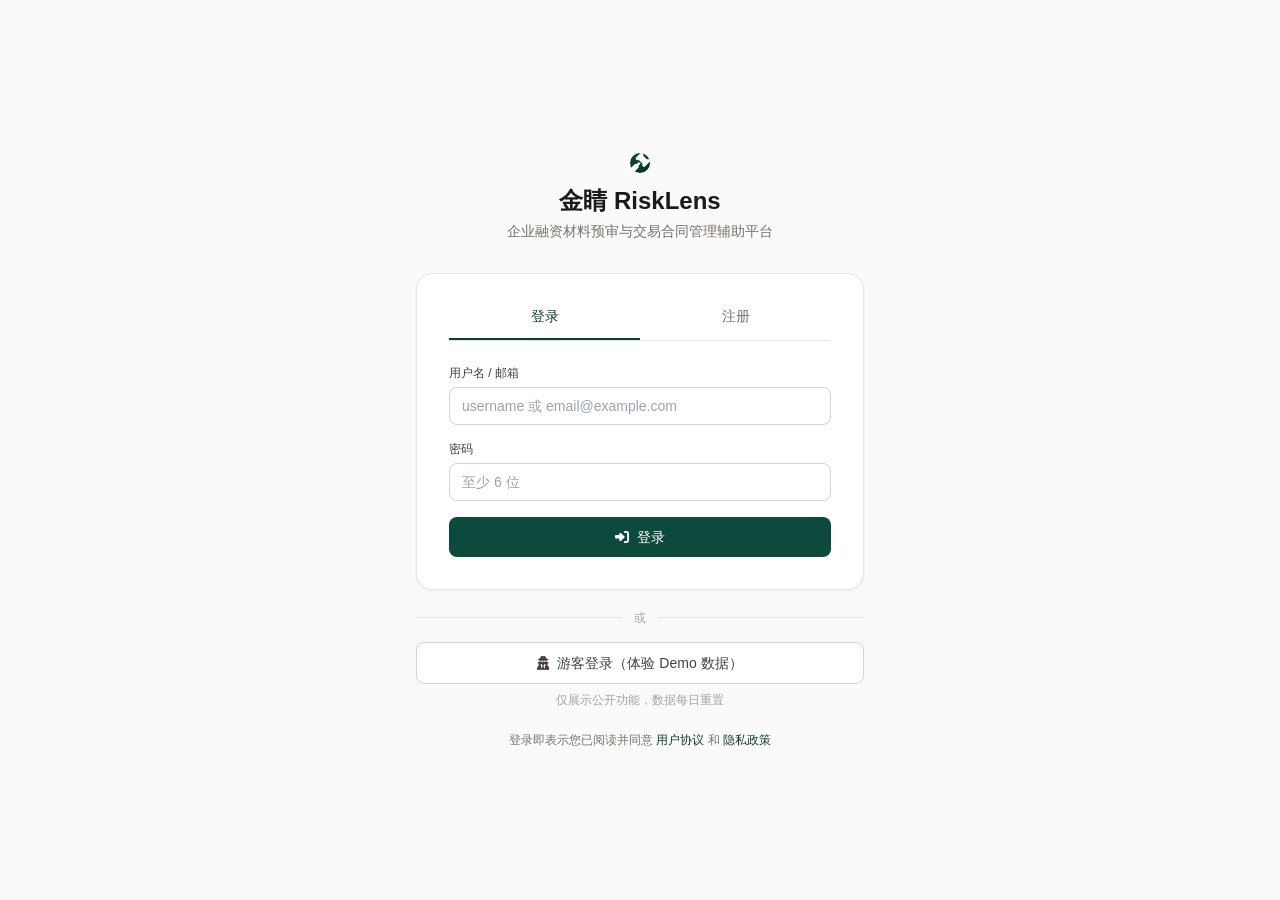
<file: application/frontend/mobile-preview.html>
<!DOCTYPE html>
<html lang="zh-CN">
<head>
    <meta http-equiv="refresh" content="0; url=index.html">
    <script>window.location.replace("index.html");</script>
    <meta charset="UTF-8">
    <meta name="viewport" content="width=device-width, initial-scale=1.0">
    <title>金睛 RiskLens · 移动端 UI 设计稿</title>
    <link rel="stylesheet" href="tailwind.min.css?v=20260828-ux-r6">
    <link rel="stylesheet" href="app.css?v=20260828-ux-r6">
    <link rel="stylesheet" href="https://cdnjs.cloudflare.com/ajax/libs/font-awesome/6.4.0/css/all.min.css">
    <style>
        * { -webkit-tap-highlight-color: transparent; }
        body {
            background: #0a0a0a;
            font-family: -apple-system, BlinkMacSystemFont, "PingFang SC", "Microsoft YaHei", sans-serif;
        }
        /* iPhone 14 Pro 框: 393x852 viewport, 加上圆角和刘海 */
        .phone-shell {
            width: 393px;
            height: 852px;
            background: #000;
            border-radius: 55px;
            padding: 12px;
            position: relative;
            box-shadow:
                0 0 0 2px #1f1f1f,
                0 0 0 4px #2a2a2a,
                0 30px 60px -10px rgba(0, 0, 0, 0.8),
                0 18px 36px -18px rgba(12, 74, 62, 0.4);
        }
        .phone-screen {
            width: 100%;
            height: 100%;
            background: #fafaf9;
            border-radius: 44px;
            overflow: hidden;
            position: relative;
        }
        /* Dynamic Island */
        .dynamic-island {
            position: absolute;
            top: 12px;
            left: 50%;
            transform: translateX(-50%);
            width: 124px;
            height: 36px;
            background: #000;
            border-radius: 20px;
            z-index: 100;
        }
        /* Status bar */
        .status-bar {
            height: 54px;
            display: flex;
            justify-content: space-between;
            align-items: flex-end;
            padding: 0 32px 8px;
            font-size: 16px;
            font-weight: 600;
            color: #1c1917;
        }
        .status-bar .right { display: flex; gap: 6px; align-items: center; }

        /* Screen container */
        .screen {
            display: none;
            height: calc(100% - 54px);
            flex-direction: column;
            position: relative;
        }
        .screen.active { display: flex; }
        .scroll-area {
            flex: 1;
            overflow-y: auto;
            overflow-x: hidden;
            -webkit-overflow-scrolling: touch;
        }
        .scroll-area::-webkit-scrollbar { display: none; }

        /* Bottom tab bar */
        .tab-bar {
            height: 84px;
            background: rgba(255, 255, 255, 0.92);
            backdrop-filter: saturate(180%) blur(20px);
            -webkit-backdrop-filter: saturate(180%) blur(20px);
            border-top: 0.5px solid rgba(0, 0, 0, 0.08);
            display: flex;
            padding: 8px 0 24px;
        }
        .tab-item {
            flex: 1;
            display: flex;
            flex-direction: column;
            align-items: center;
            justify-content: center;
            gap: 4px;
            color: #78716c;
            font-size: 11px;
            font-weight: 500;
            cursor: pointer;
            transition: color 0.2s;
        }
        .tab-item i { font-size: 22px; }
        .tab-item.active { color: #0c4a3e; }
        .tab-item.active i { transform: scale(1.1); }

        /* Sticky header */
        .app-header {
            background: linear-gradient(180deg, #0c4a3e 0%, #0a3a30 100%);
            color: white;
            padding: 16px 20px 20px;
            position: relative;
        }
        .app-header.h-light {
            background: white;
            color: #1c1917;
            border-bottom: 0.5px solid rgba(0, 0, 0, 0.06);
        }

        /* Home indicator */
        .home-indicator {
            position: absolute;
            bottom: 8px;
            left: 50%;
            transform: translateX(-50%);
            width: 134px;
            height: 5px;
            background: #1c1917;
            border-radius: 3px;
            z-index: 101;
        }

        /* Card */
        .m-card {
            background: white;
            border-radius: 16px;
            padding: 16px;
            box-shadow: 0 1px 2px rgba(0, 0, 0, 0.04);
        }

        /* Pulse */
        @keyframes pulse {
            0%, 100% { opacity: 1; }
            50% { opacity: 0.5; }
        }
        .pulse { animation: pulse 1.5s ease-in-out infinite; }

        /* Sidebar mockup (select screen) */
        .screen-selector {
            position: fixed;
            left: 24px;
            top: 50%;
            transform: translateY(-50%);
            display: flex;
            flex-direction: column;
            gap: 8px;
            z-index: 200;
        }
        .screen-selector button {
            background: rgba(255, 255, 255, 0.08);
            border: 1px solid rgba(255, 255, 255, 0.15);
            color: #d4d4d4;
            padding: 8px 14px;
            border-radius: 10px;
            font-size: 12px;
            cursor: pointer;
            backdrop-filter: blur(10px);
            transition: all 0.2s;
            min-width: 110px;
            text-align: left;
        }
        .screen-selector button:hover {
            background: rgba(255, 255, 255, 0.15);
            color: white;
        }
        .screen-selector button.active {
            background: #0c4a3e;
            border-color: #0c4a3e;
            color: white;
        }
        .screen-selector button i {
            display: inline-block;
            width: 18px;
            margin-right: 4px;
        }

        /* Brand colors */
        .text-brand { color: #0c4a3e; }
        .bg-brand { background-color: #0c4a3e; }
        .bg-brand-soft { background-color: #ecfdf5; }
        .text-amber { color: #d97706; }
        .bg-amber { background-color: #d97706; }
        .bg-amber-soft { background-color: #fef3c7; }
        .text-ink { color: #1c1917; }
        .text-mute { color: #78716c; }

        /* Safe area */
        .pt-safe { padding-top: 54px; }
        .pb-safe { padding-bottom: 84px; }

        /* Scroll indicator */
        .scroll-hint {
            text-align: center;
            color: #a8a29e;
            font-size: 11px;
            padding: 12px 0 8px;
        }

        /* FAB */
        .fab {
            position: absolute;
            right: 20px;
            bottom: 100px;
            width: 56px;
            height: 56px;
            border-radius: 28px;
            background: #0c4a3e;
            color: white;
            display: flex;
            align-items: center;
            justify-content: center;
            font-size: 24px;
            box-shadow: 0 8px 24px rgba(12, 74, 62, 0.4);
            z-index: 50;
        }
    </style>
</head>
<body class="min-h-screen flex items-center justify-center">

    <!-- Screen selector (left) -->
    <div class="screen-selector">
        <div style="color: #d4d4d4; font-size: 13px; font-weight: 600; padding: 0 14px 4px;">5 Screens</div>
        <button class="active" data-screen="home"><i class="fa-solid fa-house"></i> 工作台</button>
        <button data-screen="ai-input"><i class="fa-solid fa-sparkles"></i> AI 分析</button>
        <button data-screen="ai-result"><i class="fa-solid fa-file-contract"></i> 分析结果</button>
        <button data-screen="knowledge"><i class="fa-solid fa-book"></i> 知识库</button>
        <button data-screen="cases"><i class="fa-solid fa-folder-open"></i> 案件库</button>
    </div>

    <!-- Title (top) -->
    <div style="position: fixed; top: 24px; left: 50%; transform: translateX(-50%); text-align: center; z-index: 200;">
        <div style="color: #d4d4d4; font-size: 14px; font-weight: 600;">金睛 RiskLens · Mobile UI 设计稿</div>
        <div style="color: #78716c; font-size: 11px; margin-top: 4px;">iPhone 14 Pro · 393 × 852 · 16:9</div>
    </div>

    <!-- Phone shell -->
    <div class="phone-shell">
        <div class="phone-screen">
            <div class="dynamic-island"></div>

            <!-- Status bar (shared) -->
            <div class="status-bar">
                <span>9:41</span>
                <span class="right">
                    <i class="fa-solid fa-signal" style="font-size: 14px;"></i>
                    <i class="fa-solid fa-wifi" style="font-size: 13px;"></i>
                    <i class="fa-solid fa-battery-full" style="font-size: 18px;"></i>
                </span>
            </div>

            <!-- ========== Screen 1: 工作台 ========== -->
            <div class="screen active" id="screen-home">
                <!-- Header (深绿渐变) -->
                <div class="app-header">
                    <div class="flex items-center justify-between mb-3">
                        <div>
                            <div style="font-size: 12px; opacity: 0.7;">欢迎回来</div>
                            <div style="font-size: 18px; font-weight: 600;">王律师</div>
                        </div>
                        <div class="flex gap-2">
                            <div class="w-9 h-9 rounded-full flex items-center justify-center" style="background: rgba(255,255,255,0.15);">
                                <i class="fa-solid fa-bell"></i>
                            </div>
                            <div class="w-9 h-9 rounded-full flex items-center justify-center" style="background: rgba(255,255,255,0.15);">
                                <i class="fa-solid fa-gear"></i>
                            </div>
                        </div>
                    </div>
                    <!-- 大标题 -->
                    <div class="text-2xl font-bold mt-4">金睛 RiskLens</div>
                    <div style="font-size: 13px; opacity: 0.75; margin-top: 4px;">金融法律风险研判 AI 助手</div>
                    <!-- CTA -->
                    <div class="mt-4 bg-white rounded-2xl p-4 flex items-center gap-3" style="color: #0c4a3e;">
                        <div class="w-11 h-11 rounded-xl flex items-center justify-center" style="background: #ecfdf5;">
                            <i class="fa-solid fa-sparkles text-xl"></i>
                        </div>
                        <div class="flex-1">
                            <div class="font-semibold text-sm">开始一次分析</div>
                            <div class="text-xs" style="color: #57534e;">AI 3 Agent 引用校验</div>
                        </div>
                        <i class="fa-solid fa-chevron-right" style="color: #a8a29e;"></i>
                    </div>
                </div>

                <!-- Scroll area -->
                <div class="scroll-area" style="background: #f5f5f4;">
                    <div class="px-4 pt-4">
                        <!-- 4 统计卡 (2x2) -->
                        <div class="grid grid-cols-2 gap-3 mb-4">
                            <div class="m-card">
                                <div class="flex items-center gap-2 mb-2">
                                    <div class="w-8 h-8 rounded-lg flex items-center justify-center" style="background: #ecfdf5;">
                                        <i class="fa-solid fa-book text-sm text-brand"></i>
                                    </div>
                                    <div class="text-xs text-mute">法规</div>
                                </div>
                                <div class="text-2xl font-bold text-ink">41</div>
                                <div class="text-xs text-mute">部</div>
                            </div>
                            <div class="m-card">
                                <div class="flex items-center gap-2 mb-2">
                                    <div class="w-8 h-8 rounded-lg flex items-center justify-center" style="background: #fef3c7;">
                                        <i class="fa-solid fa-folder text-sm" style="color: #d97706;"></i>
                                    </div>
                                    <div class="text-xs text-mute">判例</div>
                                </div>
                                <div class="text-2xl font-bold text-ink">60</div>
                                <div class="text-xs text-mute">个</div>
                            </div>
                            <div class="m-card">
                                <div class="flex items-center gap-2 mb-2">
                                    <div class="w-8 h-8 rounded-lg flex items-center justify-center" style="background: #dbeafe;">
                                        <i class="fa-solid fa-cube text-sm" style="color: #2563eb;"></i>
                                    </div>
                                    <div class="text-xs text-mute">向量</div>
                                </div>
                                <div class="text-2xl font-bold text-ink">2,020</div>
                                <div class="text-xs text-mute">条</div>
                            </div>
                            <div class="m-card">
                                <div class="flex items-center gap-2 mb-2">
                                    <div class="w-8 h-8 rounded-lg flex items-center justify-center" style="background: #fce7f3;">
                                        <i class="fa-solid fa-bolt text-sm" style="color: #db2777;"></i>
                                    </div>
                                    <div class="text-xs text-mute">幻觉率</div>
                                </div>
                                <div class="text-2xl font-bold text-ink">&lt;5%</div>
                                <div class="text-xs text-mute">A3 核验</div>
                            </div>
                        </div>

                        <!-- 快捷功能 -->
                        <div class="m-card mb-4">
                            <div class="flex items-center justify-between mb-3">
                                <div class="text-sm font-semibold text-ink">快捷功能</div>
                                <div class="text-xs text-mute">编辑</div>
                            </div>
                            <div class="grid grid-cols-4 gap-3">
                                <div class="text-center">
                                    <div class="w-12 h-12 rounded-2xl mx-auto flex items-center justify-center" style="background: #0c4a3e;">
                                        <i class="fa-solid fa-sparkles text-white text-lg"></i>
                                    </div>
                                    <div class="text-xs mt-1.5 text-ink">AI 分析</div>
                                </div>
                                <div class="text-center">
                                    <div class="w-12 h-12 rounded-2xl mx-auto flex items-center justify-center" style="background: #d97706;">
                                        <i class="fa-solid fa-magnifying-glass text-white text-lg"></i>
                                    </div>
                                    <div class="text-xs mt-1.5 text-ink">类案检索</div>
                                </div>
                                <div class="text-center">
                                    <div class="w-12 h-12 rounded-2xl mx-auto flex items-center justify-center" style="background: #2563eb;">
                                        <i class="fa-solid fa-file-contract text-white text-lg"></i>
                                    </div>
                                    <div class="text-xs mt-1.5 text-ink">合同审查</div>
                                </div>
                                <div class="text-center">
                                    <div class="w-12 h-12 rounded-2xl mx-auto flex items-center justify-center" style="background: #78716c;">
                                        <i class="fa-solid fa-book text-white text-lg"></i>
                                    </div>
                                    <div class="text-xs mt-1.5 text-ink">知识库</div>
                                </div>
                            </div>
                        </div>

                        <!-- 最近分析 -->
                        <div class="flex items-center justify-between mb-3">
                            <div class="text-sm font-semibold text-ink">最近分析</div>
                            <div class="text-xs text-mute">查看全部</div>
                        </div>
                        <div class="space-y-2 mb-4">
                            <div class="m-card flex items-center gap-3">
                                <div class="w-10 h-10 rounded-xl flex items-center justify-center" style="background: #ecfdf5;">
                                    <i class="fa-solid fa-building-columns text-brand"></i>
                                </div>
                                <div class="flex-1 min-w-0">
                                    <div class="text-sm font-medium text-ink truncate">金融借款合同纠纷</div>
                                    <div class="text-xs text-mute">2 小时前 · 1,840 chunks</div>
                                </div>
                                <div class="text-xs text-amber font-semibold">95%</div>
                            </div>
                            <div class="m-card flex items-center gap-3">
                                <div class="w-10 h-10 rounded-xl flex items-center justify-center" style="background: #fef3c7;">
                                    <i class="fa-solid fa-shield-halved" style="color: #d97706;"></i>
                                </div>
                                <div class="flex-1 min-w-0">
                                    <div class="text-sm font-medium text-ink truncate">信用卡盗刷理赔</div>
                                    <div class="text-xs text-mute">昨天 16:20 · A3 核验通过</div>
                                </div>
                                <div class="text-xs text-amber font-semibold">100%</div>
                            </div>
                            <div class="m-card flex items-center gap-3">
                                <div class="w-10 h-10 rounded-xl flex items-center justify-center" style="background: #dbeafe;">
                                    <i class="fa-solid fa-hand-holding-dollar" style="color: #2563eb;"></i>
                                </div>
                                <div class="flex-1 min-w-0">
                                    <div class="text-sm font-medium text-ink truncate">理财适当性纠纷</div>
                                    <div class="text-xs text-mute">3 天前</div>
                                </div>
                                <div class="text-xs text-amber font-semibold">88%</div>
                            </div>
                        </div>
                        <div class="scroll-hint">↑ 滑动查看更多</div>
                    </div>
                </div>

                <!-- FAB -->
                <div class="fab"><i class="fa-solid fa-plus"></i></div>

                <!-- Tab bar -->
                <div class="tab-bar">
                    <div class="tab-item active"><i class="fa-solid fa-house"></i><span>工作台</span></div>
                    <div class="tab-item"><i class="fa-solid fa-sparkles"></i><span>AI</span></div>
                    <div class="tab-item"><i class="fa-solid fa-book"></i><span>知识库</span></div>
                    <div class="tab-item"><i class="fa-solid fa-folder-open"></i><span>案件</span></div>
                    <div class="tab-item"><i class="fa-solid fa-user"></i><span>我的</span></div>
                </div>
            </div>

            <!-- ========== Screen 2: AI 分析输入 ========== -->
            <div class="screen" id="screen-ai-input">
                <div class="app-header h-light">
                    <div class="flex items-center gap-3">
                        <i class="fa-solid fa-chevron-left text-lg"></i>
                        <div>
                            <div class="text-base font-semibold">AI 法律分析</div>
                            <div class="text-xs text-mute">3 Agent 引用校验</div>
                        </div>
                    </div>
                </div>
                <div class="scroll-area" style="background: #f5f5f4;">
                    <div class="p-4">
                        <!-- 输入框 -->
                        <div class="m-card">
                            <div class="flex items-center justify-between mb-2">
                                <div class="text-sm font-semibold text-ink">案情描述</div>
                                <div class="text-xs text-mute"><span id="char-count">0</span> / 2000</div>
                            </div>
                            <textarea placeholder="详细描述案件经过,AI 将基于知识库检索相关法律条文..." class="w-full text-sm leading-relaxed p-3 border-0 outline-none resize-none rounded-xl" style="background: #fafaf9; min-height: 200px; color: #1c1917;">某企业向银行申请 500 万元流动资金贷款,担保方式为关联公司股权质押。请问:
1) 关联公司股权质押是否需要董事会决议?
2) 担保权实现时与其他债权人如何排序?
3) 银行应要求企业补充哪些合规材料?</textarea>
                        </div>

                        <!-- 配置 -->
                        <div class="m-card mt-3">
                            <div class="text-sm font-semibold text-ink mb-3">分析配置</div>
                            <div class="space-y-3">
                                <div>
                                    <div class="text-xs text-mute mb-1.5">检索条数</div>
                                    <div class="flex gap-2">
                                        <div class="px-3 py-1.5 rounded-lg text-xs" style="background: #f5f5f4; color: #57534e;">5 条</div>
                                        <div class="px-3 py-1.5 rounded-lg text-xs font-semibold" style="background: #0c4a3e; color: white;">8 条</div>
                                        <div class="px-3 py-1.5 rounded-lg text-xs" style="background: #f5f5f4; color: #57534e;">12 条</div>
                                    </div>
                                </div>
                                <div>
                                    <div class="text-xs text-mute mb-1.5">法律范围</div>
                                    <div class="flex gap-2 flex-wrap">
                                        <div class="px-3 py-1.5 rounded-lg text-xs font-semibold" style="background: #0c4a3e; color: white;">所有法律</div>
                                        <div class="px-3 py-1.5 rounded-lg text-xs" style="background: #f5f5f4; color: #57534e;">金融 (15)</div>
                                        <div class="px-3 py-1.5 rounded-lg text-xs" style="background: #f5f5f4; color: #57534e;">民商 (8)</div>
                                        <div class="px-3 py-1.5 rounded-lg text-xs" style="background: #f5f5f4; color: #57534e;">刑事 (3)</div>
                                    </div>
                                </div>
                            </div>
                        </div>

                        <!-- 模板 -->
                        <div class="m-card mt-3">
                            <div class="text-sm font-semibold text-ink mb-2">模板示例</div>
                            <div class="space-y-2">
                                <div class="flex items-center gap-2 p-2 rounded-lg" style="background: #fafaf9;">
                                    <i class="fa-solid fa-building-columns text-brand text-sm"></i>
                                    <span class="text-xs text-ink flex-1">银行信贷纠纷</span>
                                    <i class="fa-solid fa-chevron-right text-mute text-xs"></i>
                                </div>
                                <div class="flex items-center gap-2 p-2 rounded-lg" style="background: #fafaf9;">
                                    <i class="fa-solid fa-shield-halved text-amber text-sm"></i>
                                    <span class="text-xs text-ink flex-1">保险理赔纠纷</span>
                                    <i class="fa-solid fa-chevron-right text-mute text-xs"></i>
                                </div>
                                <div class="flex items-center gap-2 p-2 rounded-lg" style="background: #fafaf9;">
                                    <i class="fa-solid fa-hand-holding-dollar text-sm" style="color: #2563eb;"></i>
                                    <span class="text-xs text-ink flex-1">理财适当性纠纷</span>
                                    <i class="fa-solid fa-chevron-right text-mute text-xs"></i>
                                </div>
                            </div>
                        </div>
                    </div>
                </div>

                <!-- 底部 CTA -->
                <div class="px-4 pt-3 pb-4" style="background: white; border-top: 0.5px solid rgba(0,0,0,0.06);">
                    <button class="w-full py-3.5 rounded-2xl font-semibold text-white flex items-center justify-center gap-2" style="background: #0c4a3e;">
                        <i class="fa-solid fa-sparkles"></i>
                        开始 AI 分析
                    </button>
                </div>

                <div class="tab-bar">
                    <div class="tab-item"><i class="fa-solid fa-house"></i><span>工作台</span></div>
                    <div class="tab-item active"><i class="fa-solid fa-sparkles"></i><span>AI</span></div>
                    <div class="tab-item"><i class="fa-solid fa-book"></i><span>知识库</span></div>
                    <div class="tab-item"><i class="fa-solid fa-folder-open"></i><span>案件</span></div>
                    <div class="tab-item"><i class="fa-solid fa-user"></i><span>我的</span></div>
                </div>
            </div>

            <!-- ========== Screen 3: AI 分析结果 ========== -->
            <div class="screen" id="screen-ai-result">
                <div class="app-header h-light">
                    <div class="flex items-center justify-between">
                        <div class="flex items-center gap-3">
                            <i class="fa-solid fa-chevron-left text-lg"></i>
                            <div class="text-base font-semibold">分析报告</div>
                        </div>
                        <div class="flex gap-3">
                            <i class="fa-regular fa-bookmark text-lg"></i>
                            <i class="fa-solid fa-share-nodes text-lg"></i>
                        </div>
                    </div>
                </div>
                <div class="scroll-area" style="background: #f5f5f4;">
                    <div class="p-4">
                        <!-- 顶部状态卡 -->
                        <div class="rounded-2xl p-4 mb-3" style="background: linear-gradient(135deg, #0c4a3e 0%, #0a3a30 100%); color: white;">
                            <div class="flex items-center justify-between mb-3">
                                <div class="text-xs" style="opacity: 0.8;">3 Agent 引用校验</div>
                                <div class="flex items-center gap-1.5">
                                    <div class="w-2 h-2 rounded-full bg-emerald-400"></div>
                                    <span class="text-xs">已完成</span>
                                </div>
                            </div>
                            <div class="flex items-end justify-between">
                                <div>
                                    <div class="text-3xl font-bold">100%</div>
                                    <div class="text-xs" style="opacity: 0.7;">输出质量分</div>
                                </div>
                                <div class="text-right">
                                    <div class="text-xs" style="opacity: 0.7;">耗时 23s</div>
                                    <div class="text-xs" style="opacity: 0.7;">2 焦点 · 6 风险</div>
                                </div>
                            </div>
                            <!-- Agent chips -->
                            <div class="flex gap-1.5 mt-3 flex-wrap">
                                <div class="px-2 py-1 rounded-md text-xs" style="background: rgba(255,255,255,0.15);">A1 焦点</div>
                                <div class="px-2 py-1 rounded-md text-xs" style="background: rgba(255,255,255,0.15);">A2 分析</div>
                                <div class="px-2 py-1 rounded-md text-xs" style="background: rgba(251, 191, 36, 0.9); color: #0c4a3e; font-weight: 600;">A3 核验</div>
                                <div class="px-2 py-1 rounded-md text-xs" style="background: rgba(255,255,255,0.15);">A4 风险</div>
                            </div>
                        </div>

                        <!-- 5 字段报告: 案件焦点 -->
                        <div class="m-card mb-3">
                            <div class="flex items-center gap-2 mb-2.5">
                                <div class="w-7 h-7 rounded-lg flex items-center justify-center" style="background: #ecfdf5;">
                                    <span class="text-sm font-bold text-brand">1</span>
                                </div>
                                <div class="text-sm font-semibold text-ink">案件焦点</div>
                            </div>
                            <div class="space-y-2">
                                <div class="flex items-start gap-2 p-2 rounded-lg" style="background: #fafaf9;">
                                    <span class="text-xs text-brand font-semibold mt-0.5">1.</span>
                                    <span class="text-xs text-ink leading-relaxed flex-1">关联公司股权质押是否需要董事会决议</span>
                                </div>
                                <div class="flex items-start gap-2 p-2 rounded-lg" style="background: #fafaf9;">
                                    <span class="text-xs text-brand font-semibold mt-0.5">2.</span>
                                    <span class="text-xs text-ink leading-relaxed flex-1">担保权实现时与其他债权人的排序问题</span>
                                </div>
                            </div>
                        </div>

                        <!-- 5 字段报告: 法律分析 -->
                        <div class="m-card mb-3">
                            <div class="flex items-center gap-2 mb-2.5">
                                <div class="w-7 h-7 rounded-lg flex items-center justify-center" style="background: #ecfdf5;">
                                    <span class="text-sm font-bold text-brand">2</span>
                                </div>
                                <div class="text-sm font-semibold text-ink">法律分析</div>
                            </div>
                            <div class="text-xs text-ink leading-relaxed mb-2">
                                关联公司股权质押属于关联交易,根据 <span class="text-brand font-semibold">公司法第一百八十二条</span>,董事、监事、高级管理人员及其近亲属与公司订立合同或进行交易时,应报告并经董事会或股东会决议通过 <span class="text-amber font-semibold">[4]</span>
                            </div>
                            <!-- 引用法条 -->
                            <div class="rounded-lg p-2.5" style="background: #fafaf9;">
                                <div class="flex items-center justify-between mb-1.5">
                                    <div class="text-xs font-semibold text-brand">公司法 第一百八十二条</div>
                                    <div class="flex items-center gap-1 text-xs" style="color: #16a34a;">
                                        <i class="fa-solid fa-check-circle"></i>
                                        <span>通过</span>
                                    </div>
                                </div>
                                <div class="text-xs text-mute leading-relaxed">关联交易:董事、监事、高级管理人员,直接或间接与本公司订立合同或者进行交易...</div>
                            </div>
                        </div>

                        <!-- 5 字段报告: 风险点 -->
                        <div class="m-card mb-3">
                            <div class="flex items-center gap-2 mb-2.5">
                                <div class="w-7 h-7 rounded-lg flex items-center justify-center" style="background: #fef3c7;">
                                    <span class="text-sm font-bold" style="color: #d97706;">3</span>
                                </div>
                                <div class="text-sm font-semibold text-ink">风险点提示</div>
                            </div>
                            <div class="space-y-2">
                                <div class="flex items-start gap-2 p-2.5 rounded-lg" style="background: #fef2f2;">
                                    <i class="fa-solid fa-triangle-exclamation text-sm mt-0.5" style="color: #dc2626;"></i>
                                    <div class="flex-1 text-xs text-ink leading-relaxed">股权质押未经董事会决议可能导致担保合同无效</div>
                                </div>
                                <div class="flex items-start gap-2 p-2.5 rounded-lg" style="background: #fff7ed;">
                                    <i class="fa-solid fa-triangle-exclamation text-sm mt-0.5" style="color: #ea580c;"></i>
                                    <div class="flex-1 text-xs text-ink leading-relaxed">关联交易需关联股东回避表决,否则可能引发撤销之诉</div>
                                </div>
                            </div>
                        </div>

                        <!-- 5 字段报告: 下一步 -->
                        <div class="m-card mb-3">
                            <div class="flex items-center gap-2 mb-2.5">
                                <div class="w-7 h-7 rounded-lg flex items-center justify-center" style="background: #dbeafe;">
                                    <span class="text-sm font-bold" style="color: #2563eb;">4</span>
                                </div>
                                <div class="text-sm font-semibold text-ink">下一步建议</div>
                            </div>
                            <div class="space-y-2">
                                <div class="flex items-start gap-2">
                                    <span class="text-xs text-brand font-semibold">▸</span>
                                    <span class="text-xs text-ink flex-1">审查董事会决议,关联股东应回避</span>
                                </div>
                                <div class="flex items-start gap-2">
                                    <span class="text-xs text-brand font-semibold">▸</span>
                                    <span class="text-xs text-ink flex-1">办理股权出质登记,确保质权设立</span>
                                </div>
                                <div class="flex items-start gap-2">
                                    <span class="text-xs text-brand font-semibold">▸</span>
                                    <span class="text-xs text-ink flex-1">在合同中明确担保权实现顺序</span>
                                </div>
                            </div>
                        </div>

                        <!-- 行动按钮 -->
                        <div class="grid grid-cols-2 gap-3">
                            <button class="py-3 rounded-xl text-sm font-semibold" style="background: white; color: #0c4a3e; border: 1px solid #0c4a3e;">
                                <i class="fa-solid fa-folder-plus"></i> 存为案件
                            </button>
                            <button class="py-3 rounded-xl text-sm font-semibold text-white" style="background: #0c4a3e;">
                                <i class="fa-solid fa-share"></i> 分享报告
                            </button>
                        </div>
                    </div>
                </div>

                <div class="tab-bar">
                    <div class="tab-item"><i class="fa-solid fa-house"></i><span>工作台</span></div>
                    <div class="tab-item active"><i class="fa-solid fa-sparkles"></i><span>AI</span></div>
                    <div class="tab-item"><i class="fa-solid fa-book"></i><span>知识库</span></div>
                    <div class="tab-item"><i class="fa-solid fa-folder-open"></i><span>案件</span></div>
                    <div class="tab-item"><i class="fa-solid fa-user"></i><span>我的</span></div>
                </div>
            </div>

            <!-- ========== Screen 4: 知识库 ========== -->
            <div class="screen" id="screen-knowledge">
                <div class="app-header">
                    <div class="flex items-center gap-3 mb-3">
                        <i class="fa-solid fa-chevron-left text-lg"></i>
                        <div class="text-base font-semibold">知识库</div>
                    </div>
                    <div class="text-xs mb-3" style="opacity: 0.75;">让 AI 推理扎根于真实法律条文</div>
                    <!-- 3 统计 -->
                    <div class="grid grid-cols-3 gap-2">
                        <div class="rounded-lg p-2" style="background: rgba(255,255,255,0.12);">
                            <div class="text-xl font-bold">101</div>
                            <div class="text-xs" style="opacity: 0.75;">法律文档</div>
                        </div>
                        <div class="rounded-lg p-2" style="background: rgba(255,255,255,0.12);">
                            <div class="text-xl font-bold">2,020</div>
                            <div class="text-xs" style="opacity: 0.75;">条文分块</div>
                        </div>
                        <div class="rounded-lg p-2" style="background: rgba(255,255,255,0.12);">
                            <div class="text-xl font-bold">1,840</div>
                            <div class="text-xs" style="opacity: 0.75;">向量索引</div>
                        </div>
                    </div>
                </div>
                <div class="scroll-area" style="background: #f5f5f4;">
                    <div class="px-4 pt-3">
                        <!-- 3 Tab 切换 -->
                        <div class="flex rounded-xl p-1 mb-3" style="background: #e7e5e4;">
                            <div class="flex-1 py-2 rounded-lg text-center text-xs font-semibold" style="background: white; color: #1c1917; box-shadow: 0 1px 2px rgba(0,0,0,0.05);">全部</div>
                            <div class="flex-1 py-2 rounded-lg text-center text-xs font-medium" style="color: #78716c;">法律 <span class="text-xs opacity-60">1840</span></div>
                            <div class="flex-1 py-2 rounded-lg text-center text-xs font-medium" style="color: #78716c;">案例 <span class="text-xs opacity-60">60</span></div>
                        </div>

                        <!-- 搜索框 -->
                        <div class="m-card flex items-center gap-2 mb-3" style="padding: 12px 16px;">
                            <i class="fa-solid fa-magnifying-glass text-mute"></i>
                            <input type="text" placeholder="搜索法条 / 案例" class="flex-1 text-sm outline-none" style="background: transparent;">
                            <div class="text-xs text-mute px-2 py-1 rounded" style="background: #f5f5f4;">⌘K</div>
                        </div>

                        <!-- 列表 -->
                        <div class="flex items-center justify-between mb-2.5">
                            <div class="text-sm font-semibold text-ink">金融法规</div>
                            <div class="text-xs text-mute">15 部</div>
                        </div>

                        <div class="space-y-2">
                            <div class="m-card flex items-center gap-3" style="border-left: 3px solid #2563eb;">
                                <div class="w-9 h-9 rounded-lg flex items-center justify-center" style="background: #dbeafe;">
                                    <i class="fa-solid fa-scale-balanced text-sm" style="color: #2563eb;"></i>
                                </div>
                                <div class="flex-1 min-w-0">
                                    <div class="text-sm font-medium text-ink truncate">中华人民共和国商业银行法</div>
                                    <div class="text-xs text-mute">95 个分块 · 2024-08-14</div>
                                </div>
                                <i class="fa-solid fa-chevron-right text-mute text-xs"></i>
                            </div>

                            <div class="m-card flex items-center gap-3" style="border-left: 3px solid #2563eb;">
                                <div class="w-9 h-9 rounded-lg flex items-center justify-center" style="background: #dbeafe;">
                                    <i class="fa-solid fa-scale-balanced text-sm" style="color: #2563eb;"></i>
                                </div>
                                <div class="flex-1 min-w-0">
                                    <div class="text-sm font-medium text-ink truncate">中华人民共和国证券法</div>
                                    <div class="text-xs text-mute">218 个分块</div>
                                </div>
                                <i class="fa-solid fa-chevron-right text-mute text-xs"></i>
                            </div>

                            <div class="m-card flex items-center gap-3" style="border-left: 3px solid #d97706;">
                                <div class="w-9 h-9 rounded-lg flex items-center justify-center" style="background: #fef3c7;">
                                    <i class="fa-solid fa-gavel text-sm" style="color: #d97706;"></i>
                                </div>
                                <div class="flex-1 min-w-0">
                                    <div class="text-sm font-medium text-ink truncate">信用卡盗刷纠纷案</div>
                                    <div class="text-xs text-mute">3 chunks · 案例种子</div>
                                </div>
                                <i class="fa-solid fa-chevron-right text-mute text-xs"></i>
                            </div>

                            <div class="m-card flex items-center gap-3" style="border-left: 3px solid #d97706;">
                                <div class="w-9 h-9 rounded-lg flex items-center justify-center" style="background: #fef3c7;">
                                    <i class="fa-solid fa-gavel text-sm" style="color: #d97706;"></i>
                                </div>
                                <div class="flex-1 min-w-0">
                                    <div class="text-sm font-medium text-ink truncate">金融借款合同纠纷案</div>
                                    <div class="text-xs text-mute">3 chunks</div>
                                </div>
                                <i class="fa-solid fa-chevron-right text-mute text-xs"></i>
                            </div>
                        </div>
                    </div>
                </div>

                <!-- FAB -->
                <div class="fab"><i class="fa-solid fa-upload"></i></div>

                <div class="tab-bar">
                    <div class="tab-item"><i class="fa-solid fa-house"></i><span>工作台</span></div>
                    <div class="tab-item"><i class="fa-solid fa-sparkles"></i><span>AI</span></div>
                    <div class="tab-item active"><i class="fa-solid fa-book"></i><span>知识库</span></div>
                    <div class="tab-item"><i class="fa-solid fa-folder-open"></i><span>案件</span></div>
                    <div class="tab-item"><i class="fa-solid fa-user"></i><span>我的</span></div>
                </div>
            </div>

            <!-- ========== Screen 5: 案件库 ========== -->
            <div class="screen" id="screen-cases">
                <div class="app-header h-light">
                    <div class="flex items-center justify-between">
                        <div>
                            <div class="text-base font-semibold">案件库</div>
                            <div class="text-xs text-mute">已保存 6 个案件</div>
                        </div>
                        <div class="flex gap-2">
                            <div class="w-9 h-9 rounded-full flex items-center justify-center" style="background: #f5f5f4;">
                                <i class="fa-solid fa-magnifying-glass text-mute text-sm"></i>
                            </div>
                            <div class="w-9 h-9 rounded-full flex items-center justify-center" style="background: #f5f5f4;">
                                <i class="fa-solid fa-filter text-mute text-sm"></i>
                            </div>
                        </div>
                    </div>
                </div>
                <div class="scroll-area" style="background: #f5f5f4;">
                    <div class="p-4">
                        <!-- 状态过滤 -->
                        <div class="flex gap-2 mb-3 overflow-x-auto" style="scrollbar-width: none;">
                            <div class="px-3 py-1.5 rounded-full text-xs font-semibold whitespace-nowrap" style="background: #0c4a3e; color: white;">全部 (6)</div>
                            <div class="px-3 py-1.5 rounded-full text-xs whitespace-nowrap" style="background: white; color: #57534e;">分析中 (2)</div>
                            <div class="px-3 py-1.5 rounded-full text-xs whitespace-nowrap" style="background: white; color: #57534e;">已结案 (3)</div>
                            <div class="px-3 py-1.5 rounded-full text-xs whitespace-nowrap" style="background: white; color: #57534e;">归档 (1)</div>
                        </div>

                        <!-- 案件卡 -->
                        <div class="space-y-3">
                            <div class="m-card">
                                <div class="flex items-center justify-between mb-2">
                                    <div class="flex items-center gap-2">
                                        <span class="text-xs font-semibold px-2 py-0.5 rounded text-white" style="background: #16a34a;">已结案</span>
                                        <span class="text-xs text-mute">#2024-001</span>
                                    </div>
                                    <i class="fa-solid fa-ellipsis text-mute text-sm"></i>
                                </div>
                                <div class="text-sm font-semibold text-ink mb-1">金融借款合同纠纷</div>
                                <div class="text-xs text-mute mb-2 line-clamp-2">某企业向银行申请 500 万元流动资金贷款,担保方式为关联公司股权质押...</div>
                                <div class="flex items-center justify-between text-xs text-mute">
                                    <div class="flex items-center gap-3">
                                        <span><i class="fa-regular fa-user"></i> 王律师</span>
                                        <span><i class="fa-regular fa-clock"></i> 2h ago</span>
                                    </div>
                                    <div class="font-semibold" style="color: #d97706;">100%</div>
                                </div>
                            </div>

                            <div class="m-card">
                                <div class="flex items-center justify-between mb-2">
                                    <div class="flex items-center gap-2">
                                        <span class="text-xs font-semibold px-2 py-0.5 rounded text-white" style="background: #16a34a;">已结案</span>
                                        <span class="text-xs text-mute">#2024-002</span>
                                    </div>
                                    <i class="fa-solid fa-ellipsis text-mute text-sm"></i>
                                </div>
                                <div class="text-sm font-semibold text-ink mb-1">信用卡盗刷理赔</div>
                                <div class="text-xs text-mute mb-2 line-clamp-2">投保人称境外交易非本人操作,保险公司以未如实告知为由拒赔...</div>
                                <div class="flex items-center justify-between text-xs text-mute">
                                    <div class="flex items-center gap-3">
                                        <span><i class="fa-regular fa-user"></i> 王律师</span>
                                        <span><i class="fa-regular fa-clock"></i> 1d ago</span>
                                    </div>
                                    <div class="font-semibold" style="color: #d97706;">100%</div>
                                </div>
                            </div>

                            <div class="m-card">
                                <div class="flex items-center justify-between mb-2">
                                    <div class="flex items-center gap-2">
                                        <span class="text-xs font-semibold px-2 py-0.5 rounded text-white" style="background: #ea580c;">分析中</span>
                                        <span class="text-xs text-mute">#2024-003</span>
                                    </div>
                                    <i class="fa-solid fa-ellipsis text-mute text-sm"></i>
                                </div>
                                <div class="text-sm font-semibold text-ink mb-1">理财适当性纠纷</div>
                                <div class="text-xs text-mute mb-2 line-clamp-2">60 岁 R5 风险等级客户被推荐私募基金,亏损 50 万后投诉...</div>
                                <div class="flex items-center justify-between text-xs text-mute">
                                    <div class="flex items-center gap-3">
                                        <span><i class="fa-regular fa-user"></i> 王律师</span>
                                        <span><i class="fa-regular fa-clock"></i> 3d ago</span>
                                    </div>
                                    <div class="font-semibold pulse" style="color: #ea580c;">88%</div>
                                </div>
                            </div>
                        </div>
                    </div>
                </div>

                <!-- FAB -->
                <div class="fab"><i class="fa-solid fa-plus"></i></div>

                <div class="tab-bar">
                    <div class="tab-item"><i class="fa-solid fa-house"></i><span>工作台</span></div>
                    <div class="tab-item"><i class="fa-solid fa-sparkles"></i><span>AI</span></div>
                    <div class="tab-item"><i class="fa-solid fa-book"></i><span>知识库</span></div>
                    <div class="tab-item active"><i class="fa-solid fa-folder-open"></i><span>案件</span></div>
                    <div class="tab-item"><i class="fa-solid fa-user"></i><span>我的</span></div>
                </div>
            </div>

            <div class="home-indicator"></div>
        </div>
    </div>

    <script>
        // 切换 screen
        const screens = document.querySelectorAll('.screen');
        const buttons = document.querySelectorAll('.screen-selector button');
        buttons.forEach(btn => {
            btn.addEventListener('click', () => {
                const target = btn.dataset.screen;
                screens.forEach(s => s.classList.remove('active'));
                buttons.forEach(b => b.classList.remove('active'));
                document.getElementById('screen-' + target).classList.add('active');
                btn.classList.add('active');
            });
        });
        // tab 切换同步
        document.querySelectorAll('.tab-bar').forEach(bar => {
            bar.querySelectorAll('.tab-item').forEach((item, idx) => {
                item.addEventListener('click', () => {
                    const order = ['home', 'ai-input', 'knowledge', 'cases', 'ai-result'];
                    const map = ['home', 'ai-input', 'knowledge', 'cases', 'home']; // simple
                    const target = order[idx] || 'home';
                    screens.forEach(s => s.classList.remove('active'));
                    buttons.forEach(b => b.classList.remove('active'));
                    document.getElementById('screen-' + target).classList.add('active');
                    buttons.forEach(b => { if (b.dataset.screen === target) b.classList.add('active'); });
                });
            });
        });
        // 字符计数
        const ta = document.querySelector('#screen-ai-input textarea');
        const cc = document.getElementById('char-count');
        if (ta && cc) {
            ta.addEventListener('input', () => cc.textContent = ta.value.length);
            cc.textContent = ta.value.length;
        }
    </script>
</body>
</html>
</file>
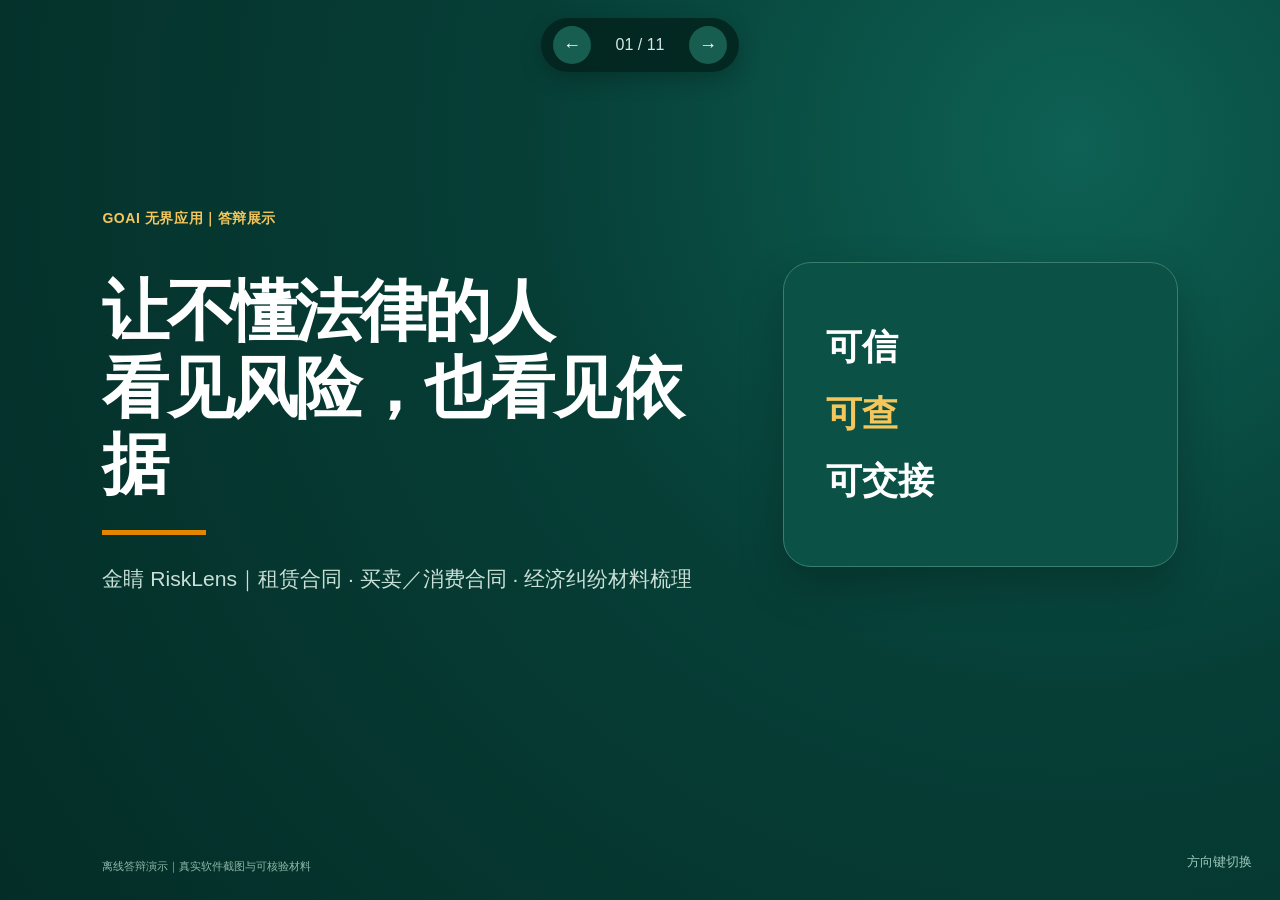
<file: application/docs/答辩演示材料-20260901/RiskLens-答辩演示.html>
<!doctype html>
<html lang="zh-CN">
<head>
  <meta charset="utf-8">
  <meta name="viewport" content="width=device-width, initial-scale=1">
  <title>金睛 RiskLens｜答辩演示</title>
  <style>
    :root{--deep:#063e36;--forest:#07594c;--jade:#2e7d6b;--paper:#fbf8f0;--ink:#123b35;--muted:#60766f;--gold:#e48500;--gold-soft:#f4c65b;--line:#cfe1da}
    *{box-sizing:border-box} body{margin:0;background:#0b201c;color:#fff;font-family:"Microsoft YaHei","PingFang SC",sans-serif;overflow:hidden}
    .deck{height:100vh;position:relative}.slide{display:none;min-height:100vh;padding:7vh 8vw 112px;background:var(--paper);color:var(--ink)}.slide.active{display:block}.slide.dark{background:radial-gradient(circle at 84% 16%,#0e6154 0,#063e36 42%,#042d27 100%);color:#fff}
    .brand{font-size:14px;font-weight:800;letter-spacing:.04em;color:var(--forest)}.dark .brand{color:var(--gold-soft)}.num{position:absolute;right:8vw;top:7vh;font-weight:800;color:var(--muted)}.dark .num{color:#9dc7ba}.title{font-size:clamp(38px,4.4vw,68px);line-height:1.15;letter-spacing:-.04em;margin:7vh 0 2vh;max-width:1100px}.subtitle{font-size:clamp(17px,1.65vw,24px);color:var(--muted);max-width:900px;line-height:1.65}.dark .subtitle{color:#c8e0d6}.rule{height:2px;background:var(--line);margin:4vh 0 6vh}.dark .rule{background:#3f796c}
    .hero{display:grid;grid-template-columns:1.15fr .75fr;gap:6vw;align-items:center;height:78vh}.hero .title{font-size:clamp(52px,5.2vw,82px);margin:5vh 0 3vh}.accent{height:5px;width:104px;background:var(--gold);margin:3vh 0}.hero-card{padding:42px;background:#0b5146;border:1px solid #3a7e70;border-radius:28px;box-shadow:0 20px 45px rgba(0,0,0,.23)}.hero-card strong{display:block;font-size:clamp(28px,2.8vw,45px);margin:18px 0}.hero-card strong:nth-child(2){color:var(--gold-soft)}
    .grid{display:grid;gap:22px}.three{grid-template-columns:repeat(3,1fr)}.four{grid-template-columns:repeat(4,1fr)}.two{grid-template-columns:1fr 1fr}.panel{padding:26px 24px;border-top:4px solid var(--forest);background:rgba(255,255,255,.72)}.dark .panel{background:rgba(1,35,30,.55);border-top-color:#4a877a}.panel.gold{border-top-color:var(--gold)}.kicker{font-weight:800;color:var(--gold);font-size:15px}.panel h3{font-size:clamp(23px,2.1vw,31px);margin:22px 0 16px}.panel p{font-size:clamp(16px,1.25vw,20px);line-height:1.6;color:var(--muted);margin:0}.dark .panel p{color:#d5e9e2}.highlight{font-size:clamp(24px,2.5vw,36px);font-weight:900;color:var(--gold);line-height:1.35}.callout{margin-top:5vh;padding:22px 28px;background:#eef6f1;border-left:8px solid var(--gold);font-size:clamp(18px,1.6vw,25px);font-weight:800;color:var(--ink)}.dark .callout{background:#0b5146;color:var(--gold-soft)}
    .screenshot-wrap{display:grid;grid-template-columns:1.05fr .95fr;gap:4vw;align-items:center}.screenshot{width:100%;height:37vh;object-fit:cover;object-position:top;border-radius:20px;border:1px solid var(--line);box-shadow:0 16px 35px rgba(0,0,0,.18)}.dark .screenshot{border-color:#3a7e70}.steps{display:grid;gap:0}.step{display:grid;grid-template-columns:72px 180px 1fr;gap:18px;padding:18px 0;border-bottom:1px solid #3f796c;align-items:start}.step span{font-weight:900;color:var(--gold-soft)}.step strong{font-size:22px}.step em{font-style:normal;color:#d5e9e2;font-size:17px;line-height:1.5}
    .compare .panel{min-height:240px}.compare .panel:last-child{background:#0b5b4d;border:1px solid var(--gold);box-shadow:0 14px 30px rgba(0,0,0,.25)}.compare .panel:last-child h3{color:var(--gold-soft)}.compare .panel:last-child p{color:#e2f0eb}.matrix{display:grid;grid-template-columns:1fr 2.1fr 44px 2.1fr;gap:16px;align-items:start}.matrix>div{padding:12px 0;border-bottom:1px solid var(--line);font-size:clamp(16px,1.25vw,20px);line-height:1.45}.matrix strong{color:var(--forest)}.arrow{font-size:25px;color:var(--gold);font-weight:900;text-align:center}.dark .matrix strong{color:var(--gold-soft)}.dark .matrix>div{border-color:#3f796c}.blind{display:grid;grid-template-columns:repeat(5,1fr);gap:15px}.blind .panel{min-height:220px}.blind .panel.gold{background:var(--gold);border-color:var(--gold);box-shadow:0 12px 24px rgba(0,0,0,.2)}.blind .panel.gold h3,.blind .panel.gold p,.blind .panel.gold .kicker{color:white}.status{display:inline-block;margin-top:3vh;padding:10px 18px;border-radius:999px;background:#fff1d8;color:#a65a00;font-weight:900}
    .nav{position:fixed;left:50%;top:18px;transform:translateX(-50%);z-index:9;display:flex;align-items:center;gap:14px;padding:8px 12px;border-radius:999px;background:rgba(3,34,29,.82);backdrop-filter:blur(8px);box-shadow:0 8px 22px rgba(0,0,0,.22)}button{border:0;border-radius:99px;background:#175e51;color:#fff;font-size:18px;font-weight:800;width:38px;height:38px;cursor:pointer}.counter{min-width:70px;text-align:center;font-variant-numeric:tabular-nums;color:#d5e9e2}.tip{position:fixed;right:28px;bottom:29px;font-size:13px;color:#9dc7ba;z-index:10}.source{position:absolute;left:8vw;bottom:26px;font-size:11px;color:var(--muted)}.dark .source{color:#8eb8aa}
    @media(max-width:800px){body{overflow:auto}.slide{padding:38px 25px 100px;min-height:100vh}.hero,.screenshot-wrap,.two,.three,.four,.blind{grid-template-columns:1fr;height:auto}.title,.hero .title{margin-top:45px}.screenshot{height:auto;max-height:48vh}.grid{gap:14px}.panel{padding:18px}.step{grid-template-columns:48px 1fr}.step em{grid-column:2}.matrix{grid-template-columns:1fr}.arrow{display:none}.tip{display:none}.source{left:25px}.num{right:25px;top:38px}}
  </style>
</head>
<body>
<main class="deck">
  <section class="slide dark active"><div class="hero"><div><div class="brand">GOAI 无界应用｜答辩展示</div><h1 class="title">让不懂法律的人<br>看见风险，也看见依据</h1><div class="accent"></div><p class="subtitle">金睛 RiskLens｜租赁合同 · 买卖／消费合同 · 经济纠纷材料梳理</p></div><aside class="hero-card"><strong>可信</strong><strong>可查</strong><strong>可交接</strong></aside></div><div class="source">离线答辩演示｜真实软件截图与可核验材料</div></section>
  <section class="slide"><div class="brand">金睛 RiskLens</div><div class="num">02</div><h2 class="title">普通个人需要的不是一段答案，而是一条可核验的处理路径</h2><p class="subtitle">聚焦合同签订与日常经济纠纷中，能够由材料核验支撑的高频任务。</p><div class="rule"></div><div class="grid three"><article class="panel"><div class="kicker">01</div><h3>租房签约</h3><p>押金、维修、提前退租、违约条款。</p></article><article class="panel"><div class="kicker">02</div><h3>买卖／消费</h3><p>履约、退款、质量争议、责任划分。</p></article><article class="panel gold"><div class="kicker">03</div><h3>发生纠纷</h3><p>事实材料、证据要素与专业分流。</p></article></div><div class="callout">从材料进入，到风险提示、依据定位和需要补充的要素，形成可回看的闭环。</div></section>
  <section class="slide"><div class="brand">场景演示</div><div class="num">03</div><h2 class="title">场景解析：把一份租房合同，变成可核对的风险清单</h2><p class="subtitle">本地演示合同包含“租赁期限为 25 年”的可验证条款。</p><div class="rule"></div><div class="screenshot-wrap"><img class="screenshot" src="assets/contract-filled.png" alt="RiskLens 合同工作台本地真实截图"><div><div class="kicker">输入</div><h3 style="font-size:32px;margin:16px 0">用户选择租赁合同并粘贴全文</h3><p class="subtitle">系统读取合同类型、文本事实与缺失要素；无法由文本确认的事实不补全。</p><div class="rule" style="margin:28px 0"></div><div class="kicker">目标</div><div class="highlight">先把“原文里有什么、需要核对什么”说明白。</div></div></div></section>
  <section class="slide dark"><div class="brand">结果交付</div><div class="num">04</div><h2 class="title">结果交付：每一项提示都回到原文与法源</h2><p class="subtitle">本地真实结果展示原文、规则、法条条文与官方链接；不输出最终法律结论。</p><div class="rule"></div><div class="screenshot-wrap"><img class="screenshot" src="assets/contract-result.png" alt="RiskLens 合同核验本地真实结果截图"><div class="steps"><div class="step"><span>01</span><strong>定位原文</strong><em>命中的风险规则保留合同中的原始文字。</em></div><div class="step"><span>02</span><strong>法源回链</strong><em>展示《民法典》第七百零五条及官方法源入口。</em></div><div class="step"><span>03</span><strong>标识边界</strong><em>缺失条款单独列出，不把未知事实当成结论。</em></div></div></div></section>
  <section class="slide dark"><div class="brand">可信推理</div><div class="num">05</div><h2 class="title">不是一次生成，而是“检索—分析—核验—过滤”</h2><p class="subtitle">评委建议一：把法律“参考”的边界和来源链完整展示。</p><div class="rule"></div><div class="steps"><div class="step"><span>01</span><strong>受控检索</strong><em>从授权材料与受控知识源取回候选依据。</em></div><div class="step"><span>02</span><strong>A1 焦点识别</strong><em>识别争议焦点与需要核对的事实。</em></div><div class="step"><span>03</span><strong>A2 法律分析</strong><em>基于焦点和候选依据生成分析草案。</em></div><div class="step"><span>04</span><strong>A3 引用核验</strong><em>逐项核对引用是否能在召回材料中定位。</em></div><div class="step"><span>05</span><strong>整合输出</strong><em>剔除未通过引用，呈现依据与核验摘要。</em></div></div><div class="callout">未通过引用核验的内容，不作为对外结果。</div></section>
  <section class="slide"><div class="brand">安全边界</div><div class="num">06</div><h2 class="title">安全不是附加功能：它决定法律类 AI 能不能被信任</h2><p class="subtitle">从输入、依据、账号到产品表述，逐层防止越权与误导。</p><div class="rule"></div><div class="matrix"><div><strong>输入与材料</strong></div><div>上传内容视为不可信数据，防止材料中的指令越权。</div><div class="arrow">→</div><div>应对提示注入／Agent 劫持</div><div><strong>依据与输出</strong></div><div>引用逐项核验；无法定位来源的内容不进入交付。</div><div class="arrow">→</div><div>应对幻觉与错误引用</div><div><strong>账号与数据</strong></div><div>按用户授权访问私有材料；最小化处理、支持删除。</div><div class="arrow">→</div><div>应对数据暴露与越权</div><div><strong>产品表述</strong></div><div>风险参考不替代律师、法院、授信或理赔机构结论。</div><div class="arrow">→</div><div>防止夸大能力与误导使用</div></div><div class="callout">NIST 2025 年提示 Agent 劫持风险；FTC 2025 年限制“AI 律师可替代专业服务”的误导性宣传。</div><div class="source">来源：NIST Agent Hijacking Evaluations (2025)；U.S. FTC DoNotPay case (2025)</div></section>
  <section class="slide dark compare"><div class="brand">竞品定位</div><div class="num">07</div><h2 class="title">RiskLens 的角色不是替代，而是把“可信核验”补进流程</h2><p class="subtitle">比较的是产品角色与交付方式，不对其他产品作未经验证的性能断言。</p><div class="rule"></div><div class="grid four"><article class="panel"><h3>通用 AI<br>（如豆包等）</h3><p>开放式问答与文本生成；用户自行判断依据与适用边界。</p></article><article class="panel"><h3>律师／法务</h3><p>专业法律意见与责任；适用于需要专业判断、代理与复杂事实核实的任务。</p></article><article class="panel"><h3>法律检索软件</h3><p>查法条、查案例、查资料；用户自行综合判断并组织材料。</p></article><article class="panel"><h3>RiskLens</h3><p>面向普通个人的材料核验：依据定位、引用核验、边界提示与专业交接。</p></article></div><div class="callout">核心优势：把“材料—依据—风险提示—专业交接”做成普通人可使用、可回看的工作流。</div></section>
  <section class="slide"><div class="brand">问题与解法</div><div class="num">08</div><h2 class="title">遇到的问题，不靠“更会说”解决，而靠更强的约束与验证</h2><p class="subtitle">把不确定性暴露出来，才能避免把模型输出包装成事实。</p><div class="rule"></div><div class="matrix"><div><strong>问题 1</strong></div><div>生成内容可能有貌似合理却无法定位的引用。</div><div class="arrow">→</div><div>引用核验，未通过即过滤。</div><div><strong>问题 2</strong></div><div>风险建议缺少逐条证据时容易越界。</div><div class="arrow">→</div><div>A4 暂停进入对外报告，先保留可审计链路。</div><div><strong>问题 3</strong></div><div>融资评测不能证明个人合同场景效果。</div><div class="arrow">→</div><div>个人场景采用独立评测集与独立口径。</div><div><strong>问题 4</strong></div><div>真实判例来源与标注不足，不能宣传准确率。</div><div class="arrow">→</div><div>建立盲测流程，结果产生前不公布能力指标。</div></div></section>
  <section class="slide dark"><div class="brand">评委建议</div><div class="num">09</div><h2 class="title">两条评委建议，转化为两组可核验的产品改动</h2><p class="subtitle">不止回应建议，更把建议写进产品机制与评测设计。</p><div class="rule"></div><div class="grid two"><article class="panel"><div class="kicker">建议一</div><h3>产品边界与可信推理</h3><p>明确法律“参考”与“建议”的定位及免责边界；用查询、推理、来源溯源演示可信度。</p><div class="callout">来源回链 · A3 引用核验 · 越权结果拦截</div></article><article class="panel gold"><div class="kicker">建议二</div><h3>聚焦场景与量化评测</h3><p>收敛至高频任务；对照人工专家、传统检索／RAG 与产品，公布核心指标。</p><div class="callout">租赁优先 · 独立评测集 · 盲测与人工复核</div></article></div></section>
  <section class="slide"><div class="brand">盲测设计</div><div class="num">10</div><h2 class="title">裁判文书网盲测：先把规则锁定，再讨论结果</h2><p class="subtitle">当前状态：盲测尚未执行；以下为避免选择性展示的预注册式设计。</p><div class="rule"></div><div class="blind"><article class="panel"><div class="kicker">01</div><h3>样本冻结</h3><p>租赁争议公开文书；脱敏并隐藏裁判结果。</p></article><article class="panel"><div class="kicker">02</div><h3>标准答案</h3><p>判决要点、引用规则与人工标注共同形成金标准。</p></article><article class="panel"><div class="kicker">03</div><h3>三组对照</h3><p>人工专家｜传统检索／RAG｜RiskLens。</p></article><article class="panel gold"><div class="kicker">04</div><h3>统一评分</h3><p>法规召回率、错误引用率、重大风险漏检率、证据定位正确性。</p></article><article class="panel"><div class="kicker">05</div><h3>复核发布</h3><p>双盲评分；分歧进入复核；保留版本与评分记录。</p></article></div><div class="status">状态：尚未执行｜不展示任何未产生的准确率</div><div class="source">公开案例仅作为标准答案来源，不表示中国裁判文书网为产品背书。</div></section>
  <section class="slide dark"><div class="hero"><div><div class="brand">金睛 RiskLens</div><h1 class="title">让法律类 AI<br>更可用，也更可信</h1><div class="accent"></div><p class="subtitle">普通人看得懂的风险提示，必须经得起来源、边界与验证的检查。</p></div><aside class="hero-card"><strong>可信</strong><strong>可查</strong><strong>可交接</strong></aside></div><div class="source">离线答辩演示｜键盘 ← → 或下方按钮切换</div></section>
</main>
<nav class="nav"><button id="prev" aria-label="上一页">←</button><span class="counter" id="counter">01 / 11</span><button id="next" aria-label="下一页">→</button></nav><div class="tip">方向键切换</div>
<script>
  const slides=[...document.querySelectorAll('.slide')]; let current=0;
  function show(i){current=(i+slides.length)%slides.length;slides.forEach((s,n)=>s.classList.toggle('active',n===current));document.getElementById('counter').textContent=String(current+1).padStart(2,'0')+' / '+String(slides.length).padStart(2,'0');}
  document.getElementById('prev').onclick=()=>show(current-1);document.getElementById('next').onclick=()=>show(current+1);
  window.addEventListener('keydown',e=>{if(['ArrowRight','PageDown',' '].includes(e.key)){e.preventDefault();show(current+1)}if(['ArrowLeft','PageUp'].includes(e.key)){e.preventDefault();show(current-1)}});
</script>
</body>
</html>
</file>
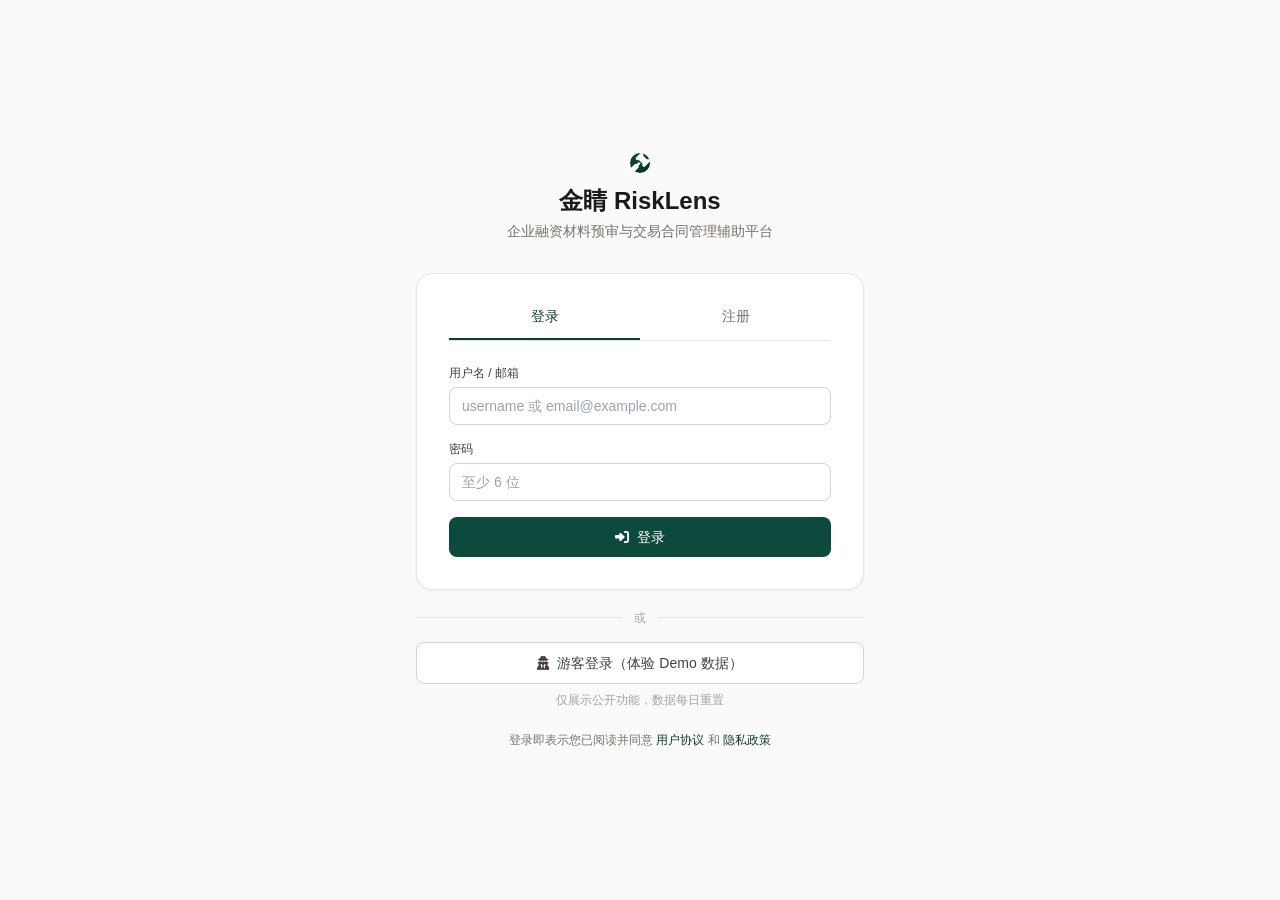
<file: application/frontend/pages/case-analysis.html>
<!DOCTYPE html>
<html lang="zh-CN">
<head>
    <meta charset="UTF-8">
    <meta name="viewport" content="width=device-width, initial-scale=1.0">
    <title>金融合规问答与风险研判 — 金睛</title>
    <link rel="stylesheet" href="../tailwind.min.css?v=20260828-ux-r6">
    <link rel="stylesheet" href="../app.css?v=20260828-ux-r6">
    <script>window.tailwind = window.tailwind || { config: {} };</script>
    <script src="../auth.js?v=20260828-ux-r6"></script>
    <link rel="stylesheet" href="https://cdnjs.cloudflare.com/ajax/libs/font-awesome/6.4.0/css/all.min.css">
    <script>
      tailwind.config = {
        theme: {
          extend: {
            colors: {
              brand: { 50: '#f0fdf4', 100: '#dcfce7', 500: '#0c4a3e', 600: '#0a3d33', 700: '#083029' },
              accent: { 500: '#d97706', 600: '#b45309' }
            },
            fontFamily: {
              sans: ['-apple-system', 'BlinkMacSystemFont', '"SF Pro Text"', '"PingFang SC"', '"Microsoft YaHei"', 'sans-serif'],
              serif: ['"Source Han Serif SC"', '"Songti SC"', 'SimSun', 'serif'],
            }
          }
        }
      }
    </script>
    <style>
        body { font-family: -apple-system, BlinkMacSystemFont, "SF Pro Text", "PingFang SC", "Microsoft YaHei", sans-serif; }
        .legal-text { font-family: "Source Han Serif SC", "Songti SC", SimSun, serif; line-height: 1.9; }
        .scrollbar-thin::-webkit-scrollbar { width: 6px; height: 6px; }
        .scrollbar-thin::-webkit-scrollbar-thumb { background: #d6d3d1; border-radius: 3px; }
        .citation {
            display: inline-flex; align-items: center; justify-content: center;
            min-width: 20px; height: 20px; padding: 0 6px;
            background: #fef3c7; color: #b45309; border-radius: 4px;
            font-size: 11px; font-weight: 500; cursor: pointer;
            margin: 0 2px; vertical-align: baseline; line-height: 1;
            transition: all 0.15s;
        }
        .citation:hover { background: #fde68a; transform: translateY(-1px); }
        .citation.active { background: #b45309; color: white; }
        .typing-dot { animation: typing 1.4s infinite; }
        .typing-dot:nth-child(2) { animation-delay: 0.2s; }
        .typing-dot:nth-child(3) { animation-delay: 0.4s; }
        @keyframes typing {
            0%, 60%, 100% { opacity: 0.3; }
            30% { opacity: 1; }
        }
    </style>
</head>
<body class="bg-stone-50 text-stone-900 antialiased">
    <div class="flex h-screen overflow-hidden">
        <!-- Sidebar -->
        <aside class="hidden lg:flex w-60 bg-white border-r border-stone-200 flex-col">
            <div class="h-16 px-6 flex items-center border-b border-stone-200">
                <div>
                    <div class="font-semibold text-stone-900">金睛 RiskLens</div>
                    <div class="text-[10px] text-stone-500 tracking-wider">FINANCIAL RISK INTELLIGENCE</div>
                </div>
            </div>
            <nav class="flex-1 px-3 py-4 space-y-1 text-sm">
                <a href="../index.html" class="flex items-center gap-3 px-3 py-2 rounded-lg text-stone-600 hover:bg-stone-50"><i class="fa-solid fa-house w-4 text-stone-400"></i>工作台</a>
                <div class="px-3 pt-4 pb-1 text-[10px] font-semibold tracking-[0.14em] text-stone-400">企业金融服务</div>
                <a href="finance-precheck.html" class="flex items-center gap-3 px-3 py-2 rounded-lg text-stone-600 hover:bg-stone-50"><i class="fa-solid fa-list-check w-4 text-stone-400"></i>融资材料预审</a>
                <a href="case-list.html" class="flex items-center gap-3 px-3 py-2 rounded-lg text-stone-600 hover:bg-stone-50"><i class="fa-solid fa-briefcase w-4 text-stone-400"></i>企业风险事项</a>
                <a href="case-analysis.html" class="flex items-center gap-3 px-3 py-2 rounded-lg bg-stone-100 text-stone-900 font-medium"><i class="fa-solid fa-wand-magic-sparkles w-4 text-stone-500"></i>金融合规问答<span class="ml-auto text-[9px] bg-accent-500 text-white px-1.5 py-0.5 rounded font-medium">核心</span></a>
                <a href="case-search.html" class="flex items-center gap-3 px-3 py-2 rounded-lg text-stone-600 hover:bg-stone-50"><i class="fa-solid fa-magnifying-glass w-4 text-stone-400"></i>相似风险案例</a>
                <a href="knowledge-base.html" class="flex items-center gap-3 px-3 py-2 rounded-lg text-stone-600 hover:bg-stone-50"><i class="fa-solid fa-book-open w-4 text-stone-400"></i>规则与企业资料库</a>
                <a href="obsidian.html" class="flex items-center gap-3 px-3 py-2 rounded-lg text-stone-600 hover:bg-stone-50"><i class="fa-solid fa-feather w-4 text-stone-400"></i>企业资料同步</a>
                <div class="px-3 pt-4 pb-1 text-[10px] font-semibold tracking-[0.14em] text-stone-400">交易与合同管理</div>
                <a href="contract-review.html" class="flex items-center gap-3 px-3 py-2 rounded-lg text-stone-600 hover:bg-stone-50"><i class="fa-solid fa-file-contract w-4 text-stone-400"></i>交易合同审查</a>
                <a href="contract-workspace-preview.html" class="flex items-center gap-3 px-3 py-2 rounded-lg text-stone-600 hover:bg-stone-50"><i class="fa-solid fa-pen-to-square w-4 text-stone-400"></i>合同模板与起草</a>
            </nav>
            <div class="p-3 border-t border-stone-200">
                <div class="flex items-center justify-between gap-2 px-2 py-2">
                    <div class="min-w-0 truncate text-sm font-medium text-stone-900" data-user-display>已登录</div>
                    <button type="button" data-auth-logout class="text-xs text-stone-500 hover:text-rose-600">退出</button>
                </div>
            </div>
        </aside>

        <!-- Main: 三栏布局 -->
        <main class="flex-1 flex flex-col xl:flex-row overflow-y-auto xl:overflow-hidden">
            <!-- 左栏：案情输入 -->
            <div class="w-full xl:w-[420px] bg-white border-r border-stone-200 flex flex-col">
                <div class="px-6 py-4 border-b border-stone-200">
                    <h1 class="text-base font-semibold text-stone-900">金融合规问答与风险研判</h1>
                    <p class="text-xs text-stone-500 mt-1">描述企业经营或金融合规问题，AI 将基于规则库检索相关依据</p>
                </div>

                <div class="flex-1 overflow-y-auto scrollbar-thin p-4 lg:p-6">
                    <div class="mb-4">
                        <label class="text-xs font-semibold text-stone-500 uppercase tracking-wider mb-2 block">案情经过</label>
                        <textarea id="case-input" rows="14" spellcheck="false" class="w-full px-3 py-2 bg-stone-50 border border-stone-200 rounded-lg text-sm leading-relaxed focus:outline-none focus:ring-2 focus:ring-brand-500/20 focus:border-brand-500 legal-text" placeholder="例如：
2023 年 3 月，原告与被告签订《软件开发合同》，约定被告为原告开发 ERP 系统，总价款 128 万元，开发周期 6 个月。原告支付首期款 51.2 万元。被告多次延期，至 2023 年 12 月仍未完成核心模块。原告多次催告后，被告于 2024 年 1 月单方面通知解除合同。原告认为被告构成根本违约。"></textarea>
                        <button id="fill-example" type="button" class="mt-2 text-xs font-medium text-brand-600 hover:text-brand-700"><i class="fa-solid fa-flask mr-1"></i>填入可直接测试的示例案情</button>
                    </div>

                    <div class="mb-4 grid grid-cols-2 gap-2">
                        <select id="top-k" class="px-3 py-2 bg-stone-50 border border-stone-200 rounded-lg text-xs">
                            <option value="5">检索 5 条法条</option>
                            <option value="8" selected>检索 8 条法条</option>
                            <option value="12">检索 12 条法条</option>
                        </select>
                        <input id="law-filter-search" type="search" class="px-3 py-2 bg-stone-50 border border-stone-200 rounded-lg text-xs" placeholder="搜索法律或案例名称">
                        <select id="law-filter" class="col-span-2 px-3 py-2 bg-stone-50 border border-stone-200 rounded-lg text-xs">
                            <option value="">所有法律</option>
                        </select>
                    </div>

                    <button id="analyze-btn" class="w-full py-3 bg-brand-500 text-white text-sm font-medium rounded-lg hover:bg-brand-600 disabled:bg-stone-300 disabled:cursor-not-allowed">
                        <i class="fa-solid fa-wand-magic-sparkles mr-1.5"></i>开始 AI 分析
                    </button>

                    <div class="mt-4 p-3 bg-stone-50 rounded-lg text-xs text-stone-600 leading-relaxed">
                        <i class="fa-solid fa-circle-info text-stone-400 mr-1"></i>
                        <strong>小贴士</strong>：案情描述越具体（涉及金额、日期、违约情形等），AI 检索越精准。
                    </div>
                </div>
            </div>

            <!-- 中栏：AI 分析结果 -->
            <div class="min-h-[420px] xl:min-h-0 flex-1 flex flex-col overflow-hidden bg-stone-50">
                <div class="px-8 py-4 bg-white border-b border-stone-200 flex items-center justify-between">
                    <div>
                        <h2 class="text-base font-semibold text-stone-900 flex items-center gap-2">
                            <i class="fa-solid fa-wand-magic-sparkles text-accent-500"></i>
                            金融合规参考报告
                        </h2>
                        <p class="text-xs text-stone-500 mt-0.5" id="model-info">基于知识库真实法律条文</p>
                    </div>
                    <div class="flex items-center gap-2">
                        <span id="status-badge" class="hidden px-2 py-1 bg-stone-100 text-stone-700 text-xs rounded-full">
                            <i class="fa-solid fa-spinner fa-spin mr-1"></i>分析中
                        </span>
                    </div>
                </div>

                <div class="flex-1 overflow-y-auto scrollbar-thin">
                    <!-- 初始空状态 -->
                    <div id="empty-state" class="flex items-center justify-center h-full">
                        <div class="text-center px-8 max-w-md">
                            <i class="fa-solid fa-wand-magic-sparkles text-4xl text-stone-300 mb-4"></i>
                            <h3 class="text-base font-semibold text-stone-700 mb-2">开始一次金融合规参考查询</h3>
                            <p class="text-sm text-stone-500 leading-relaxed">在左侧输入案件描述，点击"开始 AI 分析"，AI 将从知识库检索相关法律条文并生成结构化分析报告。</p>
                            <button id="try-example" class="mt-4 px-4 py-2 border border-stone-200 text-stone-700 text-xs rounded-lg hover:bg-stone-50">
                                <i class="fa-solid fa-flask mr-1"></i>试用示例案情
                            </button>
                        </div>
                    </div>

                    <!-- 分析中状态 -->
                    <div id="loading-state" class="hidden max-w-3xl mx-auto px-8 py-8">
                        <div class="bg-white border border-stone-200 rounded-xl p-8 text-center">
                            <div class="inline-flex items-center gap-2 text-stone-700">
                                <span class="w-2 h-2 bg-brand-500 rounded-full typing-dot"></span>
                                <span class="w-2 h-2 bg-brand-500 rounded-full typing-dot"></span>
                                <span class="w-2 h-2 bg-brand-500 rounded-full typing-dot"></span>
                                <span class="ml-2 text-sm" id="loading-text">正在检索相关法律条文...</span>
                            </div>
                            <p class="text-xs text-stone-500 mt-3">基于 BGE-M3 混合检索 + BGE-Reranker 重排序</p>
                        </div>
                    </div>

                    <!-- 分析结果 -->
                    <div id="result-state" class="hidden max-w-3xl mx-auto px-8 py-8 space-y-6">
                        <!-- JS 动态填充 -->
                    </div>
                </div>
            </div>

            <!-- 右栏：引用法条 -->
            <div class="min-h-[260px] w-full xl:w-[380px] bg-white border-l border-stone-200 flex flex-col">
                <div class="px-5 py-4 border-b border-stone-200">
                    <h3 class="text-sm font-semibold text-stone-900 flex items-center justify-between">
                        <span><i class="fa-solid fa-quote-left text-stone-400 mr-2"></i>引用法条</span>
                        <span class="text-[10px] text-stone-500" id="cite-count">0 条</span>
                    </h3>
                    <p class="text-[11px] text-stone-500 mt-1">点击分析中的引用标记，定位原文</p>
                </div>

                <div id="citations-container" class="flex-1 overflow-y-auto scrollbar-thin">
                    <div class="px-5 py-8 text-center text-xs text-stone-500">
                        尚未开始分析
                    </div>
                </div>
            </div>
        </main>
    </div>

    <script>
        const pathPrefix = window.location.pathname.match(/^\/(risklens|legallens)\//);
        const API_BASE = pathPrefix ? `/${pathPrefix[1]}` : "";
        const EXAMPLE_CASE = `2021 年 3 月，张某与某银行签订《个人住房按揭贷款合同》，贷款金额 320 万元，期限 30 年，年利率 4.9%。

张某自 2022 年 6 月起累计 6 期未按约还款，银行多次催收无果。银行遂起诉要求解除合同、张某一次性偿还剩余本金 312 万元、利息、罚息及律师费。

张某主张：自己因失业导致暂时困难，并非恶意违约；银行未履行告知义务；希望协商展期或减免部分罚息。

请问：
1. 张某累计 6 期逾期是否构成根本违约？银行可否主张解除合同？
2. 银行主张的剩余本金、利息、罚息、律师费的法律依据是什么？
3. 张某能否主张展期或减免？参考哪些类似案例？`;

        let currentResult = null;

        // 事件绑定
        document.getElementById('analyze-btn').addEventListener('click', runAnalysis);
        document.getElementById('try-example').addEventListener('click', () => {
            document.getElementById('case-input').value = EXAMPLE_CASE;
        });
        document.getElementById('fill-example').addEventListener('click', () => {
            document.getElementById('case-input').value = EXAMPLE_CASE;
            document.getElementById('case-input').focus();
        });

        let availableLaws = [];

        function renderLawOptions(keyword = '') {
            const sel = document.getElementById('law-filter');
            const current = sel.value;
            const normalized = keyword.trim().toLowerCase();
            const matches = availableLaws.filter(law => law.toLowerCase().includes(normalized));
            sel.innerHTML = '<option value="">所有法律</option>' + matches.map(law => `<option value="${escapeHtml(law)}">${escapeHtml(law)}</option>`).join('');
            if (matches.includes(current)) sel.value = current;
        }

        // 加载可选法律过滤
        async function loadLawFilter() {
            try {
                const res = await fetch(`${API_BASE}/api/knowledge/documents?source=seed&limit=100`);
                const docs = await res.json();
                const laws = new Set();
                docs.forEach(d => {
                    if (d.metadata && d.metadata.law_name) laws.add(d.metadata.law_name);
                });
                availableLaws = [...laws].sort((a, b) => a.localeCompare(b, 'zh-CN'));
                renderLawOptions();
            } catch (e) {
                console.warn('加载法律列表失败', e);
            }
        }

        async function runAnalysis() {
            const caseDesc = document.getElementById('case-input').value.trim();
            if (!caseDesc) {
                renderAnalysisError('请先输入案情描述，再开始分析。');
                return;
            }

            const topK = parseInt(document.getElementById('top-k').value);
            const lawFilter = document.getElementById('law-filter').value;
            const filters = lawFilter ? { law_name: lawFilter } : null;

            // UI 状态
            document.getElementById('analyze-btn').disabled = true;
            document.getElementById('analyze-btn').innerHTML = '<i class="fa-solid fa-spinner fa-spin mr-1.5"></i>分析中...';
            document.getElementById('empty-state').classList.add('hidden');
            document.getElementById('result-state').classList.add('hidden');
            document.getElementById('loading-state').classList.remove('hidden');
            document.getElementById('status-badge').classList.remove('hidden');
            document.getElementById('citations-container').innerHTML = '<div class="px-5 py-8 text-center text-xs text-stone-500">正在检索...</div>';

            // 加载状态文本
            const loadingTexts = [
                '正在解析案情...',
                '正在检索相关法律条文...',
                '正在进行混合检索（Dense + Sparse）...',
                '正在重排序...',
                '正在生成结构化分析...',
            ];
            let textIdx = 0;
            const textInterval = setInterval(() => {
                textIdx = (textIdx + 1) % loadingTexts.length;
                document.getElementById('loading-text').textContent = loadingTexts[textIdx];
            }, 1500);

            try {
                const res = await fetch(`${API_BASE}/api/analyze`, {
                    method: 'POST',
                    headers: { 'Content-Type': 'application/json' },
                    body: JSON.stringify({
                        case_description: caseDesc,
                        top_k: topK,
                        filters: filters,
                    })
                });
                if (!res.ok) {
                    throw new Error(`HTTP ${res.status}: ${await res.text()}`);
                }
                const result = await res.json();
                currentResult = result;
                clearInterval(textInterval);
                renderResult(result);
                // 分析成功后自动保存到案件库
                saveToCaseLibrary(caseDesc, result).catch(err => {
                    console.warn('保存到案件库失败', err);
                });
            } catch (e) {
                clearInterval(textInterval);
                renderAnalysisError('分析服务暂时不可用。已保留你输入的案情，请稍后重试。');
            } finally {
                document.getElementById('analyze-btn').disabled = false;
                document.getElementById('analyze-btn').innerHTML = '<i class="fa-solid fa-wand-magic-sparkles mr-1.5"></i>开始 AI 分析';
                document.getElementById('status-badge').classList.add('hidden');
            }
        }

        document.getElementById('law-filter-search').addEventListener('input', event => {
            renderLawOptions(event.target.value);
        });

        function renderAnalysisError(message) {
            document.getElementById('empty-state').classList.add('hidden');
            document.getElementById('loading-state').classList.add('hidden');
            document.getElementById('result-state').classList.remove('hidden');
            document.getElementById('citations-container').innerHTML = '<div class="px-5 py-8 text-center text-xs text-stone-500">本次未完成检索，请重试分析。</div>';
            document.getElementById('cite-count').textContent = '0 条';
            document.getElementById('result-state').innerHTML = `
                <div class="bg-rose-50 border border-rose-200 rounded-xl p-6 text-center">
                    <i class="fa-solid fa-circle-exclamation text-rose-600 text-2xl mb-2"></i>
                    <h3 class="text-sm font-semibold text-rose-900 mb-1">暂时无法完成分析</h3>
                    <p class="text-xs text-rose-700">${escapeHtml(message)}</p>
                    <button id="retry-analysis" type="button" class="mt-4 px-4 py-2 bg-rose-700 text-white text-xs font-medium rounded-lg hover:bg-rose-800">重试分析</button>
                </div>
            `;
            document.getElementById('retry-analysis').addEventListener('click', runAnalysis);
        }

        /**
         * 自动保存分析结果到案件库
         * - 用户在 case-analysis 分析完一个案情后，案件自动入案件库
         * - 状态 = done（分析完成）
         * - description = 案情描述
         * - metadata = 分析结果（关键摘要）
         */
        async function saveToCaseLibrary(caseDesc, result) {
            // 生成案件名：取案情前 30 字 + 时间戳
            const summary = (result.summary || result.focus || caseDesc).slice(0, 30).replace(/\s+/g, ' ').trim();
            const ts = new Date().toLocaleString('zh-CN', { hour12: false });
            const title = `${summary || '案件分析'} · ${ts}`;

            // 案件类型：尝试从 result.case_type 或 result.cause 推断
            const caseType = (result.case_type || result.cause || 'legal_analysis').toString().slice(0, 50);

            // 客户名（如有）
            const client = (result.parties && (result.parties.原告 || result.parties.party_a || '')) || '';

            // 涉案金额（如有）
            const amount = (() => {
                const m = (caseDesc + JSON.stringify(result)).match(/(\d+(?:\.\d+)?)\s*[元万]/);
                if (!m) return null;
                let v = parseFloat(m[1]);
                if (caseDesc.includes('万')) v = v * 10000;
                return v;
            })();

            // 提取关键信息到 metadata
            const meta = {
                analysis_id: result.analysis_id || null,
                case_id: result.case_id || null,
                quality_score: result.quality_score ?? null,
                focus: result.focus || null,
                citation_count: (result.citations || []).length,
                agent_pipeline: result.agent_pipeline || null,
                agents_used: result.agents_used || [],
                source: 'case-analysis',
                saved_at: new Date().toISOString(),
            };

            const token = localStorage.getItem('legallens_token') || localStorage.getItem('token') || '';

            const res = await fetch(`${API_BASE}/api/cases`, {
                method: 'POST',
                headers: {
                    'Content-Type': 'application/json',
                    ...(token ? { 'Authorization': `Bearer ${token}` } : {}),
                },
                body: JSON.stringify({
                    title,
                    client,
                    case_type: caseType,
                    description: caseDesc,
                    amount,
                    status: 'done',
                    metadata: meta,
                }),
            });

            if (!res.ok) {
                console.warn('保存案件库失败', res.status, await res.text());
                return;
            }
            const saved = await res.json();
            console.log('已自动保存到案件库:', saved.id, saved.title);

            // 在右栏顶部显示"已保存"提示
            const statusBadge = document.getElementById('status-badge');
            if (statusBadge) {
                statusBadge.classList.remove('hidden');
                statusBadge.innerHTML = `<i class="fa-solid fa-check mr-1"></i>已存入企业风险事项`;
                statusBadge.className = 'px-2 py-1 bg-emerald-50 text-emerald-700 text-xs rounded-full';
                setTimeout(() => {
                    statusBadge.classList.add('hidden');
                }, 3000);
            }
        }

        function renderResult(result) {
            // 渲染引用
            renderCitations(result.citations || []);

            // 渲染主体
            const html = [];

            if (result.service_notice) {
                html.push(`<div class="bg-amber-50 border border-amber-200 rounded-xl p-4 text-sm text-amber-900"><div class="font-semibold"><i class="fa-solid fa-triangle-exclamation mr-1.5"></i>仅完成资料检索</div><p class="mt-1 text-xs leading-relaxed">${escapeHtml(result.service_notice)}</p><button id="retry-analysis" type="button" class="mt-3 px-3 py-1.5 rounded-lg border border-amber-300 text-xs font-medium hover:bg-amber-100">重试分析</button></div>`);
            }

            // 概览卡片
            const qualityScore = Math.round((result.quality_score || 0) * 100);
            // 3 Agent pipeline 标识
            const pipeline = result.agent_pipeline || {};
            const agentsUsed = result.agents_used || [];
            const hallucinated = pipeline.a3_hallucinated_citations || 0;
            const validated = pipeline.a3_validated_citations || 0;
            html.push(`
                <div class="bg-gradient-to-br from-brand-500 to-brand-700 text-white rounded-xl p-6">
                    <div class="flex items-start justify-between mb-4">
                        <div>
                            <div class="text-xs text-stone-200 mb-1">问题焦点识别 · 检索与来源校验</div>
                            <h3 class="text-lg font-semibold">金融合规参考报告</h3>
                        </div>
                        <div class="text-right">
                            <div class="text-xs text-stone-200">输出质量分</div>
                            <div class="text-2xl font-semibold">${qualityScore}%</div>
                            <div class="text-xs text-stone-300">输出质量分（非正确率）</div>
                            <div class="text-[10px] text-stone-300 mt-0.5">非正确率或胜诉概率</div>
                        </div>
                    </div>
                    <div class="grid grid-cols-3 gap-4 pt-4 border-t border-white/10">
                        <div>
                            <div class="text-xs text-stone-200">引用法条</div>
                            <div class="text-sm font-medium mt-0.5">${(result.citations || []).length} 条</div>
                        </div>
                        <div>
                            <div class="text-xs text-stone-200">分析维度</div>
                            <div class="text-sm font-medium mt-0.5">${(result.case_focus || []).length} 焦点</div>
                        </div>
                        <div>
                            <div class="text-xs text-stone-200">风险/建议</div>
                            <div class="text-sm font-medium mt-0.5">${(result.risks || []).length + (result.next_steps || []).length} 项</div>
                        </div>
                    </div>
                    ${agentsUsed.length ? `
                    <div class="mt-4 pt-3 border-t border-white/10 flex flex-wrap gap-1.5 text-[10px]">
                        ${agentsUsed.map(a => {
                            const labels = { 'A1_focus': 'A1 焦点', 'A2_analysis': 'A2 分析', 'A3_validator': 'A3 校验', 'A4_risk': 'A4 风险' };
                            return `<span class="px-1.5 py-0.5 bg-white/10 rounded text-stone-100">${labels[a] || a}</span>`;
                        }).join('')}
                        ${hallucinated > 0 ? `<span class="px-1.5 py-0.5 bg-rose-500/30 rounded text-rose-100" title="A3 引用校验 Agent 标记为'不直接支持'的引用，已自动剔除"><i class="fa-solid fa-circle-xmark mr-0.5"></i>剔除 ${hallucinated} 条幻觉引用</span>` : ''}
                        ${validated > 0 && hallucinated === 0 ? `<span class="px-1.5 py-0.5 bg-emerald-500/30 rounded text-emerald-100"><i class="fa-solid fa-circle-check mr-0.5"></i>${validated} 条引用全通过校验</span>` : ''}
                    </div>
                    ` : ''}
                </div>
            `);

            // 案件焦点
            if (result.case_focus && result.case_focus.length) {
                html.push(`
                    <div class="bg-white border border-stone-200 rounded-xl p-6">
                        <h3 class="text-sm font-semibold text-stone-900 mb-4 flex items-center gap-2">
                            <span class="w-6 h-6 rounded-full bg-stone-900 text-white text-xs flex items-center justify-center">1</span>
                            案件焦点识别
                        </h3>
                        <ul class="space-y-2 text-sm text-stone-700">
                            ${result.case_focus.map((f, i) => `
                                <li class="flex gap-2"><span class="text-stone-400">${i+1}</span><span>${escapeHtml(f)}</span></li>
                            `).join('')}
                        </ul>
                    </div>
                `);
            }

            // 法律分析
            if (result.legal_analysis && result.legal_analysis.length) {
                const analysisHtml = result.legal_analysis.map(item => {
                    let point = escapeHtml(item.point || '');
                    // 把 [1][2] 转成可点击引用气泡
                    if (item.citations && item.citations.length) {
                        item.citations.forEach(id => {
                            point = point.replaceAll(`[${id}]`, `<span class="citation" data-cite="${id}">[${id}]</span>`);
                        });
                    }
                    return `<p class="legal-text">${point}</p>`;
                }).join('');

                html.push(`
                    <div class="bg-white border border-stone-200 rounded-xl p-6">
                        <h3 class="text-sm font-semibold text-stone-900 mb-4 flex items-center gap-2">
                            <span class="w-6 h-6 rounded-full bg-stone-900 text-white text-xs flex items-center justify-center">2</span>
                            来源支撑的参考分析
                        </h3>
                        <div class="space-y-4">${analysisHtml}</div>
                    </div>
                `);
            }

            // 风险
            if (result.risks && result.risks.length) {
                html.push(`
                    <div class="bg-amber-50 border border-amber-200 rounded-xl p-6">
                        <h3 class="text-sm font-semibold text-amber-900 mb-3 flex items-center gap-2">
                            <i class="fa-solid fa-triangle-exclamation text-amber-600"></i>
                            风险点提示
                        </h3>
                        <ul class="space-y-2 text-sm text-amber-900">
                            ${result.risks.map(r => `<li class="flex gap-2"><i class="fa-solid fa-circle-exclamation text-amber-600 mt-1 text-xs"></i><span>${escapeHtml(r)}</span></li>`).join('')}
                        </ul>
                    </div>
                `);
            }

            // 下一步
            if (result.next_steps && result.next_steps.length) {
                html.push(`
                    <div class="bg-white border border-stone-200 rounded-xl p-6">
                        <h3 class="text-sm font-semibold text-stone-900 mb-4 flex items-center gap-2">
                            <span class="w-6 h-6 rounded-full bg-stone-900 text-white text-xs flex items-center justify-center">3</span>
                            建议的人工核验步骤
                        </h3>
                        <ol class="space-y-3 text-sm text-stone-700">
                            ${result.next_steps.map((s, i) => `
                                <li class="flex gap-3">
                                    <span class="w-5 h-5 rounded-full bg-stone-100 text-stone-600 text-xs flex items-center justify-center flex-shrink-0">${i+1}</span>
                                    <span>${escapeHtml(s)}</span>
                                </li>
                            `).join('')}
                        </ol>
                    </div>
                `);
            }

            // 免责声明
            html.push(`
                <div class="text-center text-[11px] text-stone-400 py-4 space-y-1">
                    <div><i class="fa-solid fa-shield-halved mr-1"></i>
                    输出区分来源材料、系统参考分析与需人工判断事项；仅供金融合规与业务准备参考，不构成授信、放款、投资决定或正式法律意见。</div>
                    ${result.disclaimer ? `<div class="text-[10px]">${escapeHtml(result.disclaimer)}</div>` : ''}
                    <div class="text-[10px] text-stone-300">
                        <i class="fa-solid fa-microchip mr-0.5"></i>
                        可核验路径：检索来源 → A1 焦点识别 → A2 参考分析 → A3 引用真实性校验；未通过校验的引用不进入输出。
                    </div>
                </div>
            `);

            const resultEl = document.getElementById('result-state');
            resultEl.innerHTML = html.join('');
            resultEl.classList.remove('hidden');
            document.getElementById('loading-state').classList.add('hidden');
            resultEl.querySelector('#retry-analysis')?.addEventListener('click', runAnalysis);

            // 绑定引用气泡点击
            resultEl.querySelectorAll('.citation').forEach(el => {
                el.addEventListener('click', () => {
                    const id = el.dataset.cite;
                    document.querySelectorAll('.citation').forEach(c => c.classList.remove('active'));
                    document.querySelectorAll(`.citation[data-cite="${id}"]`).forEach(c => c.classList.add('active'));
                    // 滚动右侧
                    const target = document.querySelector(`#cite-card-${id}`);
                    if (target) {
                        target.scrollIntoView({ behavior: 'smooth', block: 'center' });
                        target.classList.add('ring-2', 'ring-accent-500');
                        setTimeout(() => target.classList.remove('ring-2', 'ring-accent-500'), 2000);
                    }
                });
            });
        }

        function renderCitations(citations) {
            const container = document.getElementById('citations-container');
            document.getElementById('cite-count').textContent = `${citations.length} 条`;
            if (citations.length === 0) {
                container.innerHTML = '<div class="px-5 py-8 text-center text-xs text-stone-500">未检索到相关法条</div>';
                return;
            }
            container.innerHTML = citations.map(c => {
                // 派生 doc_id（chunk_id 格式：{doc_id}-c{index:04d}）
                const chunkId = c.source_chunk_id || '';
                const docId = Array.isArray(chunkId) ? (chunkId[0] || '').split('-c')[0] : chunkId.split('-c')[0];
                // 官方源链接
                const sourceUrl = c.source_url || '';
                const sourceBadge = sourceUrl
                    ? `<a href="${escapeHtml(sourceUrl)}" target="_blank" rel="noopener" class="inline-flex items-center gap-1 text-[10px] px-1.5 py-0.5 bg-emerald-50 text-emerald-700 hover:bg-emerald-100 rounded" title="${escapeHtml(sourceUrl)}">
                            <i class="fa-solid fa-check-circle"></i>官方源
                       </a>`
                    : '';
                const sourceDomain = c.source_domain || (sourceUrl ? (new URL(sourceUrl)).hostname : '');
                const publisher = c.publisher || '';
                const lawStatus = c.law_status || '';
                // 跳转原文预览
                const previewLink = docId
                    ? `<a href="knowledge-base.html?preview=${docId}" target="_blank" class="inline-flex items-center gap-1 text-[10px] px-1.5 py-0.5 bg-stone-100 text-stone-600 hover:bg-stone-200 rounded" title="在知识库中查看完整原文">
                            <i class="fa-solid fa-book-open"></i>原文
                       </a>`
                    : '';

                return `
                <div id="cite-card-${c.id}" class="px-5 py-4 border-b border-stone-100 transition-all">
                    <div class="flex items-start justify-between mb-2">
                        <div class="flex items-center gap-2 flex-wrap">
                            <span class="citation" data-cite="${c.id}">${c.id}</span>
                            <span class="text-[10px] px-1.5 py-0.5 bg-emerald-50 text-emerald-700 rounded">${c.status || '有效'}</span>
                            ${sourceBadge}
                            ${previewLink}
                        </div>
                        <span class="text-[10px] text-stone-400">${(c.similarity * 100).toFixed(0)}%</span>
                    </div>
                    <h4 class="text-sm font-semibold text-stone-900 mb-1">${escapeHtml(c.law_name || '')}</h4>
                    <p class="text-[11px] text-stone-500 mb-2">${escapeHtml(c.article_no || '')}</p>
                    <div class="text-xs text-stone-700 leading-relaxed legal-text p-3 bg-stone-50 border border-stone-100 rounded-lg mb-2">
                        ${escapeHtml((c.article_text || '').slice(0, 400))}${(c.article_text || '').length > 400 ? '...' : ''}
                    </div>
                    ${sourceDomain || publisher || lawStatus ? `
                    <div class="text-[10px] text-stone-500 leading-relaxed border-t border-stone-100 pt-2 space-y-0.5">
                        ${sourceDomain ? `<div><i class="fa-solid fa-globe text-stone-400 mr-1"></i>${escapeHtml(sourceDomain)}</div>` : ''}
                        ${publisher ? `<div><i class="fa-solid fa-building text-stone-400 mr-1"></i>${escapeHtml(publisher)}</div>` : ''}
                        ${lawStatus ? `<div><i class="fa-solid fa-clock-rotate-left text-stone-400 mr-1"></i>${escapeHtml(lawStatus)}</div>` : ''}
                    </div>
                    ` : ''}
                </div>
            `}).join('');

            container.querySelectorAll('.citation').forEach(el => {
                el.addEventListener('click', () => {
                    const id = el.dataset.cite;
                    document.querySelectorAll('.citation').forEach(c => c.classList.remove('active'));
                    document.querySelectorAll(`.citation[data-cite="${id}"]`).forEach(c => c.classList.add('active'));
                    const main = document.querySelector(`.citation[data-cite="${id}"]`);
                    if (main) main.scrollIntoView({ behavior: 'smooth', block: 'center' });
                });
            });
        }

        function escapeHtml(s) {
            if (!s) return '';
            return String(s).replace(/[&<>"']/g, m => ({'&':'&amp;','<':'&lt;','>':'&gt;','"':'&quot;',"'":'&#39;'}[m]));
        }

        loadLawFilter();
    </script>
</body>
</html>
</file>
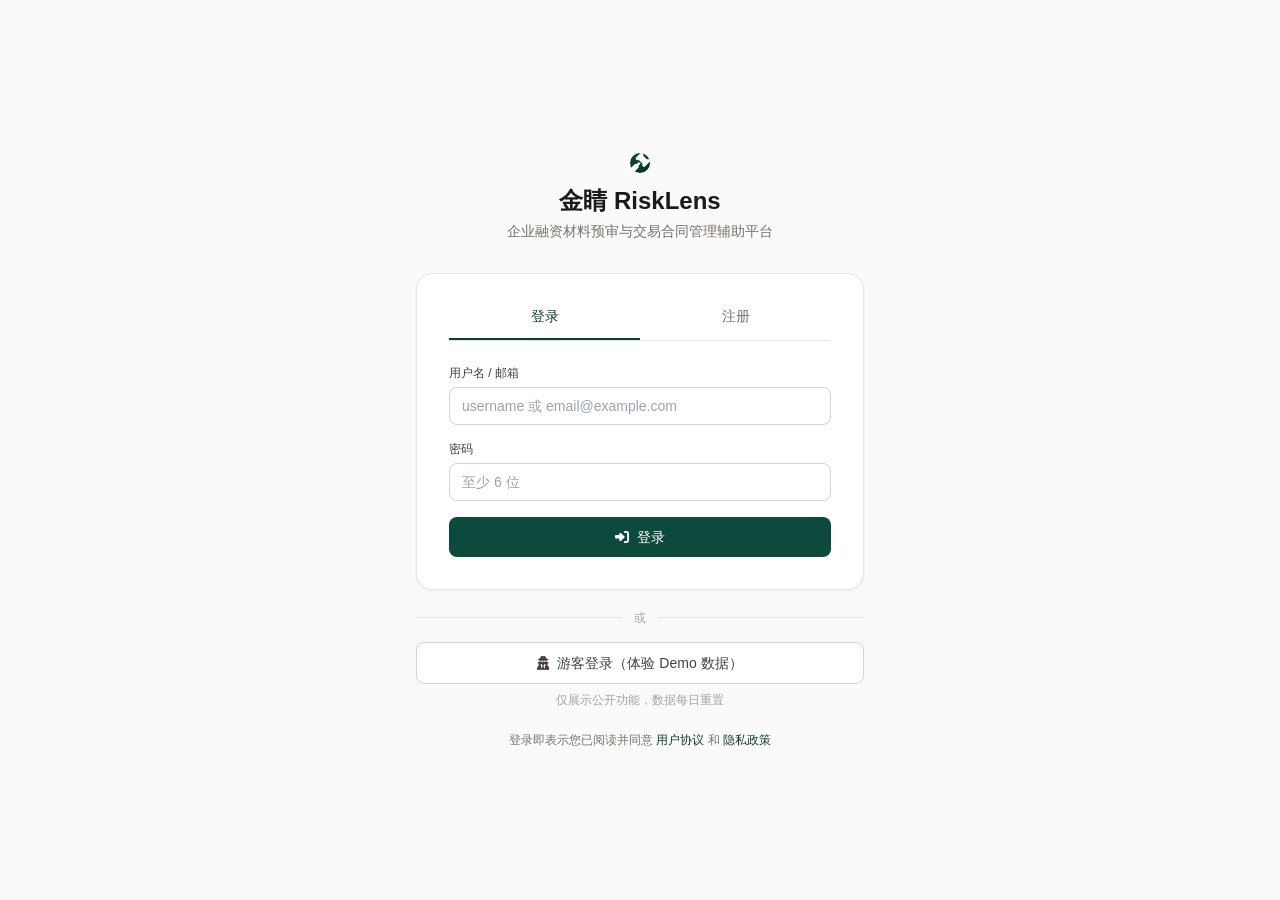
<file: application/frontend/pages/case-list.html>
<!DOCTYPE html>
<html lang="zh-CN">
<head>
    <meta charset="UTF-8">
    <meta name="viewport" content="width=device-width, initial-scale=1.0">
    <title>企业风险事项 — 金睛</title>
    <link rel="stylesheet" href="../tailwind.min.css?v=20260828-ux-r6">
    <link rel="stylesheet" href="../app.css?v=20260828-ux-r6">
    <script>window.tailwind = window.tailwind || { config: {} };</script>
    <script src="../auth.js?v=20260828-ux-r6"></script>
    <link rel="stylesheet" href="https://cdnjs.cloudflare.com/ajax/libs/font-awesome/6.4.0/css/all.min.css">
    <script>
      tailwind.config = {
        theme: {
          extend: {
            colors: {
              brand: { 50: '#f0fdf4', 100: '#dcfce7', 500: '#0c4a3e', 600: '#0a3d33', 700: '#083029' },
              accent: { 500: '#d97706', 600: '#b45309' }
            },
            fontFamily: { sans: ['-apple-system', 'BlinkMacSystemFont', '"SF Pro Text"', '"PingFang SC"', '"Microsoft YaHei"', 'sans-serif'] }
          }
        }
      }
    </script>
    <style>
        body { font-family: -apple-system, BlinkMacSystemFont, "SF Pro Text", "PingFang SC", "Microsoft YaHei", sans-serif; }
        .scrollbar-thin::-webkit-scrollbar { width: 6px; height: 6px; }
        .scrollbar-thin::-webkit-scrollbar-thumb { background: #d6d3d1; border-radius: 3px; }
    </style>
</head>
<body class="bg-stone-50 text-stone-900 antialiased">
    <div class="flex h-screen overflow-hidden">
        <!-- Sidebar -->
        <aside class="hidden md:flex w-60 bg-white border-r border-stone-200 flex-col">
            <div class="h-16 px-6 flex items-center border-b border-stone-200">
                <div>
                    <div class="font-semibold text-stone-900">金睛 RiskLens</div>
                    <div class="text-[10px] text-stone-500 tracking-wider">FINANCIAL RISK INTELLIGENCE</div>
                </div>
            </div>
            <nav class="flex-1 px-3 py-4 space-y-1 text-sm">
                <a href="../index.html" class="flex items-center gap-3 px-3 py-2 rounded-lg text-stone-600 hover:bg-stone-50"><i class="fa-solid fa-house w-4 text-stone-400"></i>工作台</a>
                <div class="px-3 pt-4 pb-1 text-[10px] font-semibold tracking-[0.14em] text-stone-400">企业金融服务</div>
                <a href="finance-precheck.html" class="flex items-center gap-3 px-3 py-2 rounded-lg text-stone-600 hover:bg-stone-50"><i class="fa-solid fa-list-check w-4 text-stone-400"></i>融资材料预审</a>
                <a href="case-list.html" class="flex items-center gap-3 px-3 py-2 rounded-lg bg-stone-100 text-stone-900 font-medium"><i class="fa-solid fa-briefcase w-4 text-stone-500"></i>企业风险事项</a>
                <a href="case-analysis.html" class="flex items-center gap-3 px-3 py-2 rounded-lg text-stone-600 hover:bg-stone-50"><i class="fa-solid fa-wand-magic-sparkles w-4 text-stone-400"></i>金融合规问答</a>
                <a href="case-search.html" class="flex items-center gap-3 px-3 py-2 rounded-lg text-stone-600 hover:bg-stone-50"><i class="fa-solid fa-magnifying-glass w-4 text-stone-400"></i>相似风险案例</a>
                <a href="knowledge-base.html" class="flex items-center gap-3 px-3 py-2 rounded-lg text-stone-600 hover:bg-stone-50"><i class="fa-solid fa-book-open w-4 text-stone-400"></i>规则与企业资料库</a>
                <a href="obsidian.html" class="flex items-center gap-3 px-3 py-2 rounded-lg text-stone-600 hover:bg-stone-50"><i class="fa-solid fa-feather w-4 text-stone-400"></i>企业资料同步</a>
                <div class="px-3 pt-4 pb-1 text-[10px] font-semibold tracking-[0.14em] text-stone-400">交易与合同管理</div>
                <a href="contract-review.html" class="flex items-center gap-3 px-3 py-2 rounded-lg text-stone-600 hover:bg-stone-50"><i class="fa-solid fa-file-contract w-4 text-stone-400"></i>交易合同审查</a>
                <a href="contract-workspace-preview.html" class="flex items-center gap-3 px-3 py-2 rounded-lg text-stone-600 hover:bg-stone-50"><i class="fa-solid fa-pen-to-square w-4 text-stone-400"></i>合同模板与起草</a>
            </nav>
            <div class="p-3 border-t border-stone-200">
                <div class="flex items-center justify-between gap-2 px-2 py-2">
                    <div class="min-w-0 truncate text-sm font-medium text-stone-900" data-user-display>已登录</div>
                    <button type="button" data-auth-logout class="text-xs text-stone-500 hover:text-rose-600">退出</button>
                </div>
            </div>
        </aside>

        <main class="flex-1 flex flex-col overflow-hidden">
            <header class="h-16 bg-white border-b border-stone-200 px-8 flex items-center gap-6">
                <h1 class="text-lg font-semibold text-stone-900">企业风险事项</h1>
                <div class="flex-1 max-w-md">
                    <div class="relative">
                        <i class="fa-solid fa-magnifying-glass absolute left-3 top-1/2 -translate-y-1/2 text-stone-400 text-sm"></i>
                        <input type="text" placeholder="搜索企业风险事项..." class="w-full pl-10 pr-4 py-2 bg-stone-50 border border-stone-200 rounded-lg text-sm focus:outline-none focus:ring-2 focus:ring-brand-500/20 focus:border-brand-500">
                    </div>
                </div>
                <a href="case-analysis.html" class="ml-2 inline-flex flex-col items-start px-4 py-1.5 bg-stone-100 text-stone-700 text-sm font-medium rounded-lg hover:bg-stone-200" title="先生成可核验的金融合规分析，再自动归档为风险事项">
                    <span><i class="fa-solid fa-wand-magic-sparkles text-xs mr-1"></i>合规问答创建</span><span class="text-[10px] font-normal text-stone-500">先研判，再归档</span>
                </a>
                <button id="new-empty-case-btn" class="ml-2 inline-flex flex-col items-start px-4 py-1.5 bg-brand-500 text-white text-sm font-medium rounded-lg hover:bg-brand-600">
                    <span><i class="fa-solid fa-plus text-xs mr-1"></i>新建风险事项</span><span class="text-[10px] font-normal text-white/80">仅建草稿，不含分析</span>
                </button>
                <button id="refresh-btn" class="ml-1 inline-flex items-center gap-1 px-3 py-2 bg-white border border-stone-200 text-stone-700 text-sm rounded-lg hover:bg-stone-50" title="刷新列表">
                    <i class="fa-solid fa-rotate text-xs"></i>
                </button>
            </header>

            <div class="flex-1 overflow-y-auto scrollbar-thin">
                <div class="max-w-7xl mx-auto px-8 py-6">
                    <!-- 案件列表 -->
                    <div class="bg-white border border-stone-200 rounded-xl" id="cases-container">
                        <div class="px-6 py-8 text-center text-sm text-stone-500">加载中...</div>
                    </div>
                </div>
            </div>
        </main>
    </div>

    <div id="new-case-modal" class="hidden fixed inset-0 z-50 items-center justify-center bg-stone-900/40 p-4" role="dialog" aria-modal="true" aria-labelledby="new-case-title">
        <form id="new-case-form" class="w-full max-w-md rounded-xl bg-white p-6 shadow-xl">
            <div class="flex items-start justify-between gap-4">
                <div>
                    <h2 id="new-case-title" class="text-base font-semibold text-stone-900">新建风险事项</h2>
                    <p class="mt-1 text-xs leading-relaxed text-stone-500">创建不含 AI 结论的风险事项草稿，后续可在金融合规问答中补充研判。</p>
                </div>
                <button id="cancel-new-case" type="button" class="text-stone-400 hover:text-stone-700" aria-label="关闭"><i class="fa-solid fa-xmark"></i></button>
            </div>
            <label for="new-case-name" class="mt-5 block text-xs font-medium text-stone-700">事项名称 <span class="text-stone-400">（可选）</span></label>
            <input id="new-case-name" type="text" maxlength="120" class="mt-1.5 w-full rounded-lg border border-stone-200 bg-stone-50 px-3 py-2 text-sm outline-none focus:border-brand-500 focus:ring-2 focus:ring-brand-500/20" placeholder="例如：甲公司软件开发合同纠纷">
            <p id="new-case-error" class="mt-2 hidden text-xs text-rose-600" role="alert"></p>
            <div class="mt-6 flex justify-end gap-3">
                <button type="button" id="cancel-new-case-secondary" class="rounded-lg border border-stone-200 px-4 py-2 text-sm text-stone-700 hover:bg-stone-50">取消</button>
                <button id="submit-new-case" type="submit" class="rounded-lg bg-brand-500 px-4 py-2 text-sm font-medium text-white hover:bg-brand-600">创建风险事项</button>
            </div>
        </form>
    </div>

    <script>
        const pathPrefix = window.location.pathname.match(/^\/(risklens|legallens)\//);
        const API_BASE = pathPrefix ? `/${pathPrefix[1]}` : "";
        async function loadCases() {
            try {
                const res = await fetch(`${API_BASE}/api/cases`);
                const cases = await res.json();
                renderCases(cases);
            } catch (e) {
                document.getElementById('cases-container').innerHTML = '<div class="px-6 py-8 text-center text-rose-500 text-sm">加载失败，请确认服务已启动</div>';
            }
        }

        function renderCases(cases) {
            const container = document.getElementById('cases-container');
            if (cases.length === 0) {
                container.innerHTML = `
                    <div class="px-6 py-16 text-center">
                        <i class="fa-solid fa-briefcase text-4xl text-stone-300 mb-4"></i>
                        <h3 class="text-base font-semibold text-stone-700 mb-2">还没有风险事项</h3>
                        <p class="text-sm text-stone-500 mb-4">从金融合规问答开始创建一项研判记录</p>
                        <a href="case-analysis.html" class="inline-block px-4 py-2 bg-brand-500 text-white text-sm rounded-lg hover:bg-brand-600">
                            <i class="fa-solid fa-plus mr-1.5"></i>新建风险事项
                        </a>
                    </div>
                `;
                return;
            }
            container.innerHTML = `
                <div class="px-6 py-4 border-b border-stone-200 flex items-center justify-between">
                    <h2 class="font-semibold text-stone-900">全部风险事项</h2>
                    <span class="text-xs text-stone-500">共 ${cases.length} 个</span>
                </div>
                <div class="overflow-x-auto scrollbar-thin">
                <table class="min-w-[940px] w-full text-sm">
                    <thead class="bg-stone-50 border-b border-stone-200 text-xs text-stone-500 uppercase tracking-wider">
                        <tr>
                            <th class="text-left px-6 py-3 font-medium min-w-[250px]">事项名称</th>
                            <th class="text-left px-4 py-3 font-medium min-w-[170px]">案号</th>
                            <th class="text-left px-4 py-3 font-medium min-w-[90px]">客户</th>
                            <th class="text-left px-4 py-3 font-medium min-w-[100px]">案由</th>
                            <th class="text-right px-4 py-3 font-medium min-w-[120px]">标的</th>
                            <th class="text-left px-4 py-3 font-medium min-w-[80px]">状态</th>
                            <th class="text-left px-4 py-3 font-medium min-w-[110px]">更新时间</th>
                        </tr>
                    </thead>
                    <tbody class="divide-y divide-stone-100">
                        ${cases.map(c => `
                            <tr class="hover:bg-stone-50">
                                <td class="px-6 py-3 max-w-[340px]">
                                    <a title="${escapeHtml(c.title)}" href="case-analysis.html?case_id=${c.id}" class="block truncate text-stone-900 font-medium hover:text-brand-500">${escapeHtml(displayTitle(c.title))}</a>
                                </td>
                                <td class="px-4 py-3 whitespace-nowrap text-stone-500 font-mono text-xs">${escapeHtml(c.case_no || '-')}</td>
                                <td class="px-4 py-3 whitespace-nowrap text-stone-700">${escapeHtml(c.client || '-')}</td>
                                <td class="px-4 py-3 whitespace-nowrap"><span class="text-[10px] px-2 py-0.5 bg-stone-100 text-stone-600 rounded whitespace-nowrap">${escapeHtml(caseTypeLabel(c.case_type))}</span></td>
                                <td class="px-4 py-3 whitespace-nowrap text-right text-stone-900 font-medium">${c.amount ? '¥' + c.amount.toLocaleString() : '-'}</td>
                                <td class="px-4 py-3">${statusBadge(c.status)}</td>
                                <td class="px-4 py-3 whitespace-nowrap text-stone-500 text-xs">${formatTime(c.updated_at)}</td>
                            </tr>
                        `).join('')}
                    </tbody>
                </table></div>
            `;
        }

        function statusBadge(status) {
            const map = {
                'draft': ['草稿', 'bg-blue-50 text-blue-700'],
                'processing': ['进行中', 'bg-amber-50 text-accent-600'],
                'done': ['已完成', 'bg-emerald-50 text-emerald-700'],
                'closed': ['已结案', 'bg-stone-100 text-stone-600'],
            };
            const [label, color] = map[status] || [status, 'bg-stone-100 text-stone-600'];
            return `<span class="text-[10px] px-2 py-0.5 ${color} rounded whitespace-nowrap">${label}</span>`;
        }

        function caseTypeLabel(type) {
            const labels = {
                legal_analysis: '法律分析', civil_dispute: '民事纠纷', criminal: '刑事案件',
                administrative: '行政案件', financial_loan: '金融借款纠纷', labor: '劳动争议',
            };
            return labels[type] || type || '-';
        }

        function displayTitle(title) {
            return String(title || '-').replace(/\s*[·・]\s*\d{4}[/-]\d{1,2}[/-]\d{1,2}\s+\d{1,2}:\d{2}(?::\d{2})?\s*$/, '');
        }

        function formatTime(iso) {
            if (!iso) return '-';
            const d = new Date(iso);
            return d.toLocaleString('zh-CN', { month: '2-digit', day: '2-digit', hour: '2-digit', minute: '2-digit' });
        }

        function escapeHtml(s) {
            if (!s) return '';
            return String(s).replace(/[&<>"']/g, m => ({'&':'&amp;','<':'&lt;','>':'&gt;','"':'&quot;',"'":'&#39;'}[m]));
        }

        const newCaseModal = document.getElementById('new-case-modal');
        const newCaseName = document.getElementById('new-case-name');
        const newCaseError = document.getElementById('new-case-error');

        function closeNewCaseModal() {
            newCaseModal.classList.add('hidden');
            newCaseModal.classList.remove('flex');
            newCaseError.classList.add('hidden');
            newCaseError.textContent = '';
        }

        document.getElementById('new-empty-case-btn').addEventListener('click', () => {
            newCaseModal.classList.remove('hidden');
            newCaseModal.classList.add('flex');
            newCaseName.value = '';
            newCaseName.focus();
        });
        document.getElementById('cancel-new-case').addEventListener('click', closeNewCaseModal);
        document.getElementById('cancel-new-case-secondary').addEventListener('click', closeNewCaseModal);
        newCaseModal.addEventListener('click', (event) => {
            if (event.target === newCaseModal) closeNewCaseModal();
        });

        // 创建空案件
        document.getElementById('new-case-form').addEventListener('submit', async (event) => {
            event.preventDefault();
            const finalTitle = newCaseName.value.trim() || `新案件 · ${new Date().toLocaleString('zh-CN', { hour12: false })}`;
            const submitButton = document.getElementById('submit-new-case');
            submitButton.disabled = true;
            submitButton.textContent = '创建中...';

            try {
                const res = await fetch(`${API_BASE}/api/cases`, {
                    method: 'POST',
                    headers: {
                        'Content-Type': 'application/json',
                        ...(localStorage.getItem('legallens_token') ? { 'Authorization': `Bearer ${localStorage.getItem('legallens_token')}` } : {}),
                    },
                    body: JSON.stringify({
                        title: finalTitle,
                        status: 'draft',
                    }),
                });
                if (!res.ok) throw new Error(`HTTP ${res.status}: ${await res.text()}`);
                const saved = await res.json();
                closeNewCaseModal();
                loadCases();
            } catch (e) {
                newCaseError.textContent = '创建失败，请检查网络后重试。';
                newCaseError.classList.remove('hidden');
            } finally {
                submitButton.disabled = false;
                submitButton.textContent = '创建风险事项';
            }
        });

        // 刷新
        document.getElementById('refresh-btn').addEventListener('click', () => {
            loadCases();
        });

        loadCases();
    </script>
</body>
</html>
</file>
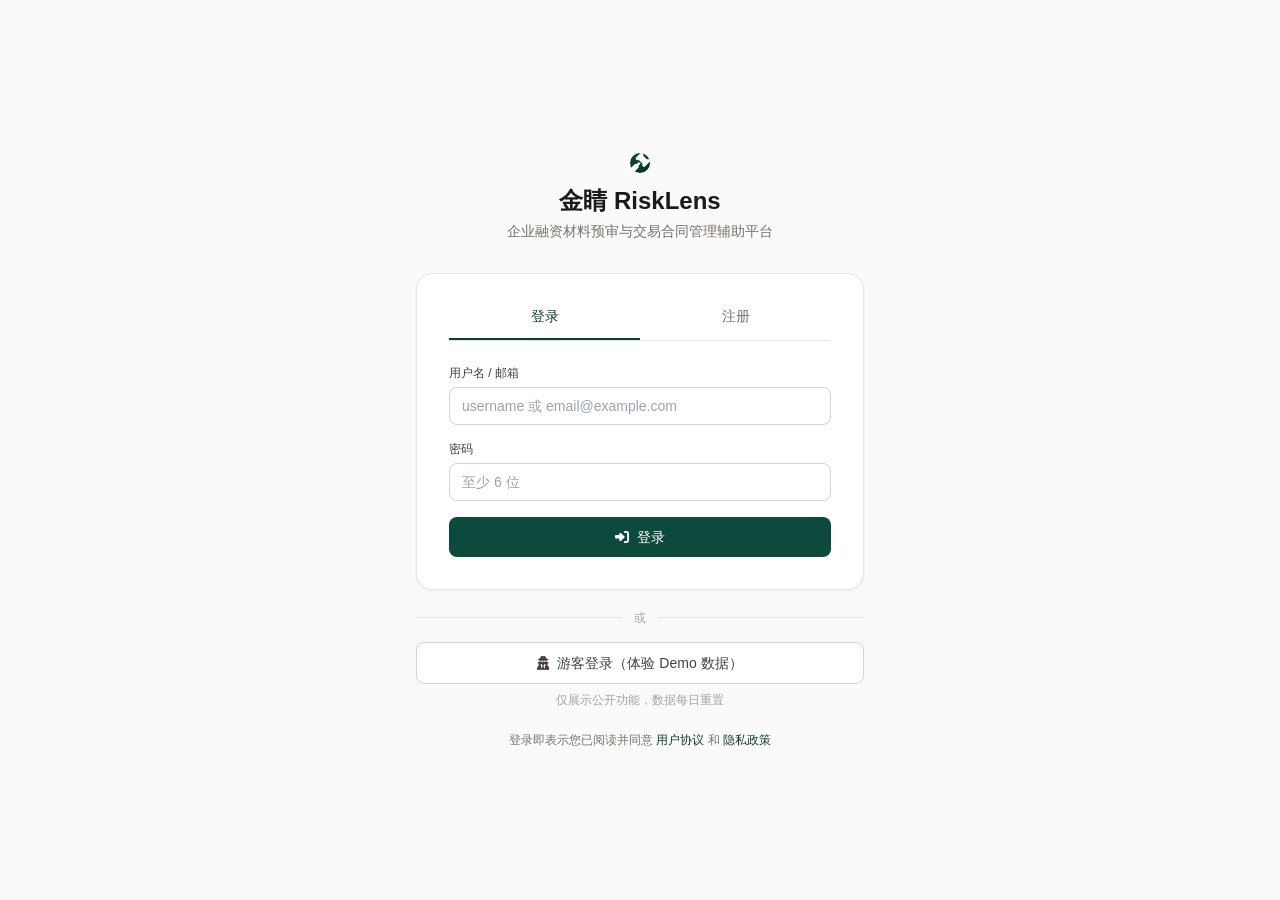
<file: application/frontend/pages/case-search.html>
<!DOCTYPE html>
<html lang="zh-CN">
<head>
    <meta charset="UTF-8">
    <meta name="viewport" content="width=device-width, initial-scale=1.0">
    <title>相似风险案例 — 金睛</title>
    <link rel="stylesheet" href="../tailwind.min.css?v=20260828-ux-r6">
    <link rel="stylesheet" href="../app.css?v=20260828-ux-r6">
    <script>window.tailwind = window.tailwind || { config: {} };</script>
    <script src="../auth.js?v=20260828-ux-r6"></script>
    <link rel="stylesheet" href="https://cdnjs.cloudflare.com/ajax/libs/font-awesome/6.4.0/css/all.min.css">
    <script>
      tailwind.config = {
        theme: {
          extend: {
            colors: {
              brand: { 50: '#f0fdf4', 100: '#dcfce7', 500: '#0c4a3e', 600: '#0a3d33', 700: '#083029' },
              accent: { 500: '#d97706', 600: '#b45309' }
            },
            fontFamily: {
              sans: ['-apple-system', 'BlinkMacSystemFont', '"SF Pro Text"', '"PingFang SC"', '"Microsoft YaHei"', 'sans-serif'],
              serif: ['"Source Han Serif SC"', '"Songti SC"', 'SimSun', 'serif'],
            }
          }
        }
      }
    </script>
    <style>
        body { font-family: -apple-system, BlinkMacSystemFont, "SF Pro Text", "PingFang SC", "Microsoft YaHei", sans-serif; }
        .legal-text { font-family: "Source Han Serif SC", "Songti SC", SimSun, serif; line-height: 1.9; }
        .scrollbar-thin::-webkit-scrollbar { width: 6px; height: 6px; }
        .scrollbar-thin::-webkit-scrollbar-thumb { background: #d6d3d1; border-radius: 3px; }
        .citation {
            display: inline-flex; align-items: center; justify-content: center;
            min-width: 20px; height: 20px; padding: 0 6px;
            background: #fef3c7; color: #b45309; border-radius: 4px;
            font-size: 11px; font-weight: 500; cursor: pointer;
            margin: 0 2px; vertical-align: baseline; line-height: 1;
        }
        .case-card { transition: all 0.2s; }
        .case-card:hover { transform: translateY(-1px); box-shadow: 0 4px 12px rgba(0,0,0,0.08); }
        .loading-dot { animation: loading 1.4s infinite; }
        .loading-dot:nth-child(2) { animation-delay: 0.2s; }
        .loading-dot:nth-child(3) { animation-delay: 0.4s; }
        @keyframes loading {
            0%, 60%, 100% { opacity: 0.3; }
            30% { opacity: 1; }
        }
    </style>
</head>
<body class="bg-stone-50 text-stone-900 antialiased">
    <div class="flex h-screen overflow-hidden">
        <!-- Sidebar -->
        <aside class="hidden md:flex w-60 bg-white border-r border-stone-200 flex-col">
            <div class="h-16 px-6 flex items-center border-b border-stone-200">
                <div>
                    <div class="font-semibold text-stone-900">金睛 RiskLens</div>
                    <div class="text-[10px] text-stone-500 tracking-wider">FINANCIAL RISK INTELLIGENCE</div>
                </div>
            </div>
            <nav class="flex-1 px-3 py-4 space-y-1 text-sm">
                <a href="../index.html" class="flex items-center gap-3 px-3 py-2 rounded-lg text-stone-600 hover:bg-stone-50"><i class="fa-solid fa-house w-4 text-stone-400"></i>工作台</a>
                <div class="px-3 pt-4 pb-1 text-[10px] font-semibold tracking-[0.14em] text-stone-400">企业金融服务</div>
                <a href="finance-precheck.html" class="flex items-center gap-3 px-3 py-2 rounded-lg text-stone-600 hover:bg-stone-50"><i class="fa-solid fa-list-check w-4 text-stone-400"></i>融资材料预审</a>
                <a href="case-list.html" class="flex items-center gap-3 px-3 py-2 rounded-lg text-stone-600 hover:bg-stone-50"><i class="fa-solid fa-briefcase w-4 text-stone-400"></i>企业风险事项</a>
                <a href="case-analysis.html" class="flex items-center gap-3 px-3 py-2 rounded-lg text-stone-600 hover:bg-stone-50"><i class="fa-solid fa-wand-magic-sparkles w-4 text-stone-400"></i>金融合规问答</a>
                <a href="case-search.html" class="flex items-center gap-3 px-3 py-2 rounded-lg bg-stone-100 text-stone-900 font-medium"><i class="fa-solid fa-magnifying-glass w-4 text-stone-500"></i>相似风险案例<span class="ml-auto text-[9px] bg-accent-500 text-white px-1.5 py-0.5 rounded font-medium">新</span></a>
                <a href="knowledge-base.html" class="flex items-center gap-3 px-3 py-2 rounded-lg text-stone-600 hover:bg-stone-50"><i class="fa-solid fa-book-open w-4 text-stone-400"></i>规则与企业资料库</a>
                <a href="obsidian.html" class="flex items-center gap-3 px-3 py-2 rounded-lg text-stone-600 hover:bg-stone-50"><i class="fa-solid fa-feather w-4 text-stone-400"></i>企业资料同步</a>
                <div class="px-3 pt-4 pb-1 text-[10px] font-semibold tracking-[0.14em] text-stone-400">交易与合同管理</div>
                <a href="contract-review.html" class="flex items-center gap-3 px-3 py-2 rounded-lg text-stone-600 hover:bg-stone-50"><i class="fa-solid fa-file-contract w-4 text-stone-400"></i>交易合同审查</a>
                <a href="contract-workspace-preview.html" class="flex items-center gap-3 px-3 py-2 rounded-lg text-stone-600 hover:bg-stone-50"><i class="fa-solid fa-pen-to-square w-4 text-stone-400"></i>合同模板与起草</a>
            </nav>
            <div class="p-3 border-t border-stone-200">
                <div class="flex items-center justify-between gap-2 px-2 py-2">
                    <div class="min-w-0 truncate text-sm font-medium text-stone-900" data-user-display>已登录</div>
                    <button type="button" data-auth-logout class="text-xs text-stone-500 hover:text-rose-600">退出</button>
                </div>
            </div>
        </aside>

        <!-- Main -->
        <main class="flex-1 flex flex-col overflow-hidden">
            <header class="h-16 px-8 flex items-center justify-between border-b border-stone-200 bg-white">
                <div>
                    <h1 class="text-lg font-semibold text-stone-900">相似风险案例</h1>
                    <p class="text-xs text-stone-500 mt-0.5">基于 RAG 的风险案例检索；正式使用前请核验来源</p>
                </div>
            </header>

            <div class="flex-1 overflow-y-auto p-8 scrollbar-thin">
                <div class="max-w-4xl mx-auto">
                    <!-- Search Box -->
                    <div class="bg-white rounded-xl border border-stone-200 p-6 mb-6">
                        <label class="text-sm font-medium text-stone-700 mb-3 block">案情描述</label>
                        <textarea id="query-input" rows="5" placeholder="描述案情关键词，如：网购冰箱有划痕，商家拒绝退货..."
                            class="w-full px-4 py-3 bg-stone-50 border border-stone-200 rounded-lg text-sm focus:outline-none focus:border-brand-500 resize-none"></textarea>
                        <div class="mt-3 flex items-center gap-3 flex-wrap">
                            <label class="text-xs text-stone-500">案由筛选：</label>
                            <select id="cause-filter" class="px-2 py-1 bg-stone-50 border border-stone-200 rounded text-xs">
                                <option value="">全部</option>
                                <option value="合同纠纷">合同纠纷</option>
                                <option value="劳动争议">劳动争议</option>
                                <option value="婚姻家庭纠纷">婚姻家庭纠纷</option>
                                <option value="消费者权益纠纷">消费者权益纠纷</option>
                                <option value="知识产权纠纷">知识产权纠纷</option>
                                <option value="公司治理纠纷">公司治理纠纷</option>
                                <option value="交通事故纠纷">交通事故纠纷</option>
                                <option value="房屋租赁纠纷">房屋租赁纠纷</option>
                                <option value="侵权责任纠纷">侵权责任纠纷</option>
                            </select>
                            <label class="text-xs text-stone-500 ml-3">法院级别：</label>
                            <select id="level-filter" class="px-2 py-1 bg-stone-50 border border-stone-200 rounded text-xs">
                                <option value="">全部</option>
                                <option value="基层法院">基层法院</option>
                                <option value="中级人民法院">中级人民法院</option>
                                <option value="高级人民法院">高级人民法院</option>
                            </select>
                            <button id="search-btn" class="ml-auto px-4 py-1.5 bg-brand-500 text-white text-sm rounded-lg hover:bg-brand-600 flex items-center gap-2">
                                <i class="fa-solid fa-magnifying-glass"></i>
                                检索类案
                            </button>
                        </div>
                    </div>

                    <!-- Examples -->
                    <div class="mb-6">
                        <div class="flex items-center justify-between gap-3 mb-2"><div class="text-xs text-stone-500">可参考以下真实场景：</div><button id="refresh-examples" type="button" class="text-xs text-brand-600 hover:text-brand-700"><i class="fa-solid fa-shuffle mr-1"></i>换一批</button></div>
                        <div class="flex flex-wrap gap-2" id="examples"></div>
                    </div>

                    <!-- Loading -->
                    <div id="loading-state" class="hidden bg-white rounded-xl border border-stone-200 p-8 text-center">
                        <div class="text-stone-400 text-sm flex items-center justify-center gap-2">
                            <i class="fa-solid fa-spinner fa-spin"></i>
                            <span>正在检索类案</span>
                            <span class="loading-dot">.</span>
                            <span class="loading-dot">.</span>
                            <span class="loading-dot">.</span>
                        </div>
                        <div class="text-xs text-stone-400 mt-2">首查约 30-60 秒（向量检索）</div>
                    </div>

                    <!-- Results -->
                    <div id="results-container" class="space-y-4"></div>

                    <!-- Empty State -->
                    <div id="empty-state" class="hidden bg-white rounded-xl border border-stone-200 p-8 text-center">
                        <i class="fa-solid fa-folder-open text-3xl text-stone-300 mb-3"></i>
                        <p class="text-sm text-stone-500">输入案情描述开始检索</p>
                    </div>
                </div>
            </div>
        </main>
    </div>

    <script>
        const pathPrefix = window.location.pathname.match(/^\/(risklens|legallens)\//);
        const API_BASE = pathPrefix ? `/${pathPrefix[1]}` : "";

        const EXAMPLE_SCENARIOS = [
            '网购冰箱有划痕，商家拒绝退货','公司违法解除劳动合同','交通事故误工费赔偿','离婚房产分割','高空抛物砸伤','租客拖欠三个月房租','装修公司延期完工','二手车隐瞒重大事故','物业拒退装修保证金','直播带货虚假宣传',
            '培训机构退费纠纷','员工竞业限制补偿金','劳动者未签劳动合同双倍工资','股东抽逃出资责任','合伙人退伙财产结算','民间借贷利息过高','担保人承担保证责任','银行信用卡逾期催收','保险公司拒赔车辆损失','医疗美容损害赔偿',
            '快递丢失贵重物品','航班延误退改签争议','旅行社擅自变更行程','邻居噪音侵权','宠物伤人赔偿','婚前房产婚后增值','遗嘱效力与继承份额','网络账号被盗交易','个人信息泄露赔偿','名誉权网络侵权',
            '商标侵权停止使用','著作权图片侵权','软件开发项目验收争议','采购合同质量不合格','买卖合同解除条件','建设工程欠付工程款','房屋买卖定金返还','商品房逾期交付','车位使用权纠纷','行政处罚不服复议',
            '工伤认定与赔偿','交通事故责任划分','未成年人游戏充值退款','婚姻存续期间债务','股票荐股服务纠纷','基金代销误导宣传','融资租赁逾期支付','期货强行平仓争议','劳动仲裁时效问题','消费者七日无理由退货'
        ];
        function renderExamples() {
            const choices = [...EXAMPLE_SCENARIOS].sort(() => Math.random() - 0.5).slice(0, 5);
            document.getElementById('examples').innerHTML = choices.map(text => `<button type="button" class="example-btn px-3 py-1.5 bg-white border border-stone-200 rounded-full text-xs text-stone-600 hover:bg-stone-50">${escapeHtml(text)}</button>`).join('');
            document.querySelectorAll('.example-btn').forEach(btn => btn.addEventListener('click', () => {
                document.getElementById('query-input').value = btn.textContent;
                document.getElementById('query-input').focus();
            }));
        }
        document.getElementById('refresh-examples').addEventListener('click', renderExamples);
        renderExamples();

        // Search
        document.getElementById("search-btn").addEventListener("click", doSearch);
        document.getElementById("query-input").addEventListener("keydown", e => {
            if (e.key === "Enter" && (e.ctrlKey || e.metaKey)) doSearch();
        });

        async function doSearch() {
            const query = document.getElementById("query-input").value.trim();
            if (!query) {
                alert("请输入案情描述");
                return;
            }
            const cause = document.getElementById("cause-filter").value;
            const level = document.getElementById("level-filter").value;

            // UI
            document.getElementById("loading-state").classList.remove("hidden");
            document.getElementById("results-container").innerHTML = "";
            document.getElementById("empty-state").classList.add("hidden");
            document.getElementById("search-btn").disabled = true;
            document.getElementById("search-btn").innerHTML = '<i class="fa-solid fa-spinner fa-spin"></i> 检索中...';

            try {
                const res = await fetch(`${API_BASE}/api/cases/search`, {
                    method: "POST",
                    headers: { "Content-Type": "application/json" },
                    body: JSON.stringify({ query, top_k: 5, cause: cause || null, court_level: level || null }),
                });
                const data = await res.json();
                renderResults(data);
            } catch (e) {
                alert("检索失败: " + e.message);
            } finally {
                document.getElementById("loading-state").classList.add("hidden");
                document.getElementById("search-btn").disabled = false;
                document.getElementById("search-btn").innerHTML = '<i class="fa-solid fa-magnifying-glass"></i> 检索类案';
            }
        }

        function renderResults(data) {
            const container = document.getElementById("results-container");
            if (!data.results || data.results.length === 0) {
                container.innerHTML = '<div class="bg-white rounded-xl border border-stone-200 p-8 text-center text-sm text-stone-500">未找到相关类案</div>';
                return;
            }
            container.innerHTML = `
                <div class="text-xs text-stone-500 mb-2">找到 <span class="font-semibold text-stone-700">${data.total}</span> 个相关类案</div>
            ` + data.results.map((c, i) => {
                const scoreColor = c.score > 0.75 ? "emerald" : c.score > 0.55 ? "amber" : "stone";
                const articles = (c.cited_articles || []).map(a => `<span class="inline-block px-1.5 py-0.5 bg-blue-50 text-blue-700 rounded text-[10px] mr-1 mb-1">${escapeHtml(a)}</span>`).join("");
                const tags = (c.tags || []).slice(0, 3).map(t => `<span class="inline-block px-1.5 py-0.5 bg-stone-100 text-stone-600 rounded text-[10px] mr-1">#${escapeHtml(t)}</span>`).join("");
                const winIndicator = c.win_probability_indicator ? `<span class="text-[10px] px-1.5 py-0.5 bg-emerald-50 text-emerald-700 rounded">${escapeHtml(c.win_probability_indicator)}</span>` : "";

                return `
                <div class="case-card bg-white rounded-xl border border-stone-200 p-5 cursor-pointer" onclick="toggleCaseDetail(this, '${c.case_id}')">
                    <div class="flex items-start justify-between mb-3">
                        <div class="flex items-center gap-2 flex-wrap">
                            <span class="text-[10px] px-1.5 py-0.5 bg-stone-100 text-stone-600 rounded">#${i+1}</span>
                            <span class="text-xs font-mono text-stone-700">${escapeHtml(c.case_no || '')}</span>
                            <span class="text-[10px] px-1.5 py-0.5 bg-stone-100 text-stone-600 rounded">${escapeHtml(c.cause || '')}</span>
                            <span class="text-[10px] px-1.5 py-0.5 bg-stone-100 text-stone-600 rounded">${escapeHtml(c.level || '')}</span>
                            ${winIndicator}
                        </div>
                        <div class="flex items-center gap-1 text-xs">
                            <i class="fa-solid fa-bullseye text-${scoreColor}-500"></i>
                            <span class="text-${scoreColor}-600 font-medium">${(c.score * 100).toFixed(0)}%</span>
                        </div>
                    </div>
                    <h3 class="text-sm font-semibold text-stone-900 mb-2">${escapeHtml(c.title || '')}</h3>
                    <div class="text-xs text-stone-500 mb-2">
                        <i class="fa-solid fa-building-columns text-stone-400 mr-1"></i>${escapeHtml(c.court || '')}
                        <span class="ml-3"><i class="fa-regular fa-calendar text-stone-400 mr-1"></i>${escapeHtml(c.judgment_date || '')}</span>
                    </div>
                    <p class="text-xs text-stone-700 leading-relaxed legal-text p-3 bg-stone-50 border border-stone-100 rounded-lg mb-3">
                        ${escapeHtml(c.snippet || '')}
                    </p>
                    ${articles ? `<div class="text-[10px] text-stone-500 mb-2"><span class="font-medium">引用法条：</span>${articles}</div>` : ''}
                    ${tags ? `<div class="text-[10px] text-stone-500">${tags}</div>` : ''}
                    <div class="hidden detail-panel mt-3 pt-3 border-t border-stone-100"></div>
                </div>
                `;
            }).join("");
        }

        async function toggleCaseDetail(card, caseId) {
            const panel = card.querySelector(".detail-panel");
            if (!panel.classList.contains("hidden")) {
                panel.classList.add("hidden");
                return;
            }
            panel.innerHTML = '<div class="text-xs text-stone-400 text-center py-2">加载中...</div>';
            panel.classList.remove("hidden");
            try {
                const res = await fetch(`${API_BASE}/api/cases/${caseId}`);
                const data = await res.json();
                panel.innerHTML = `
                    <div class="space-y-3 text-xs text-stone-700">
                        <div>
                            <div class="font-semibold text-stone-900 mb-1">当事人</div>
                            <pre class="legal-text whitespace-pre-wrap text-stone-600">${escapeHtml(JSON.stringify(data.parties || {}, null, 2))}</pre>
                        </div>
                        <div>
                            <div class="font-semibold text-stone-900 mb-1">经审理查明</div>
                            <p class="legal-text leading-relaxed">${escapeHtml(data.facts || '')}</p>
                        </div>
                        <div>
                            <div class="font-semibold text-stone-900 mb-1">本院认为</div>
                            <p class="legal-text leading-relaxed">${escapeHtml(data.reasoning || '')}</p>
                        </div>
                        <div>
                            <div class="font-semibold text-stone-900 mb-1">判决结果</div>
                            <p class="legal-text leading-relaxed text-stone-900 font-medium">${escapeHtml(data.judgment || '')}</p>
                        </div>
                    </div>
                `;
            } catch (e) {
                panel.innerHTML = '<div class="text-xs text-rose-500">加载失败: ' + e.message + '</div>';
            }
        }

        function escapeHtml(s) {
            if (!s) return '';
            return String(s).replace(/[&<>"']/g, m => ({'&':'&amp;','<':'&lt;','>':'&gt;','"':'&quot;',"'":'&#39;'}[m]));
        }
    </script>
</body>
</html>
</file>
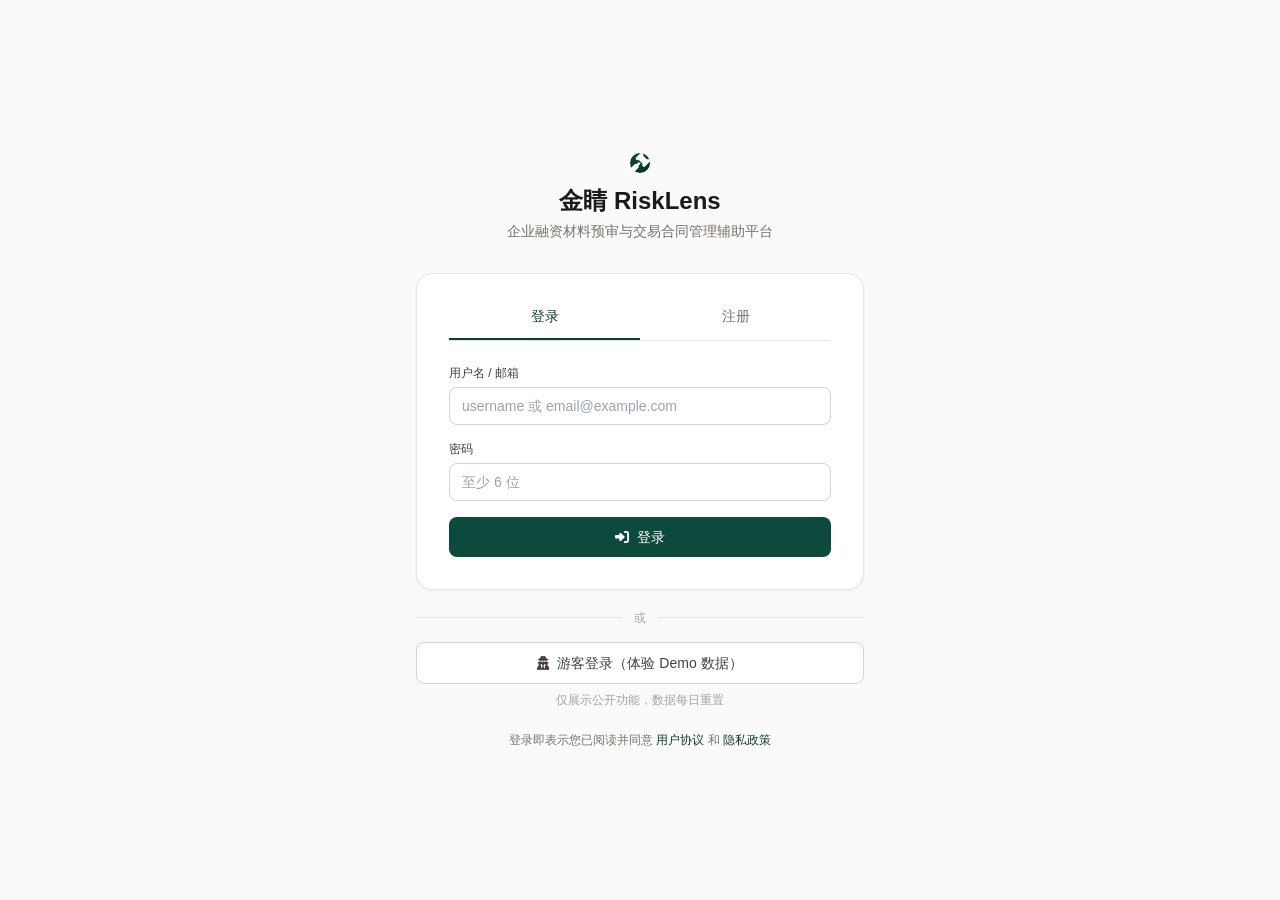
<file: application/frontend/pages/contract-review.html>
﻿<!DOCTYPE html>
<html lang="zh-CN">
<head>
    <meta charset="UTF-8">
    <meta name="viewport" content="width=device-width, initial-scale=1.0">
    <title>交易合同审查｜金睛 RiskLens</title>
    <link rel="stylesheet" href="../tailwind.min.css?v=20260903-r2">
    <link rel="stylesheet" href="../app.css?v=20260903-r2">
    <script src="../auth.js"></script>
    <link rel="stylesheet" href="https://cdnjs.cloudflare.com/ajax/libs/font-awesome/6.4.0/css/all.min.css">
    <style>
        body { font-family: -apple-system, BlinkMacSystemFont, "SF Pro Text", "PingFang SC", "Microsoft YaHei", sans-serif; }
        .legal-text { font-family: "Source Han Serif SC", "Songti SC", SimSun, serif; line-height: 1.9; }
        .scrollbar-thin::-webkit-scrollbar { width: 6px; height: 6px; }
        .scrollbar-thin::-webkit-scrollbar-thumb { background: #d6d3d1; border-radius: 3px; }
        .loading-dot { animation: loading 1.4s infinite; }
        .loading-dot:nth-child(2) { animation-delay: 0.2s; }
        .loading-dot:nth-child(3) { animation-delay: 0.4s; }
        @keyframes loading {
            0%, 60%, 100% { opacity: 0.3; }
            30% { opacity: 1; }
        }
    </style>
</head>
<body class="bg-stone-50 text-stone-900 antialiased">
    <div class="flex h-screen overflow-hidden">
        <!-- Sidebar -->
        <aside class="w-60 bg-white border-r border-stone-200 flex flex-col">
            <div class="h-16 px-6 flex items-center border-b border-stone-200">
                <div class="w-8 h-8 rounded-lg bg-gradient-to-br from-brand-500 to-brand-700 flex items-center justify-center mr-3">
                    <i class="fa-solid fa-gavel text-white text-sm"></i>
                </div>
                <div>
                    <div class="font-semibold text-stone-900">金睛 RiskLens</div>
                    <div class="text-[10px] text-stone-500 tracking-wider">FINANCIAL RISK INTELLIGENCE</div>
                </div>
            </div>
            <nav class="flex-1 px-3 py-4 space-y-1 text-sm">
                <a href="../index.html" class="flex items-center gap-3 px-3 py-2 rounded-lg text-stone-600 hover:bg-stone-50"><i class="fa-solid fa-house w-4 text-stone-400"></i>工作台</a>
                <div class="px-3 pt-4 pb-1 text-[10px] font-semibold tracking-[0.14em] text-stone-400">企业金融服务</div>
                <a href="finance-precheck.html" class="flex items-center gap-3 px-3 py-2 rounded-lg text-stone-600 hover:bg-stone-50"><i class="fa-solid fa-list-check w-4 text-stone-400"></i>融资材料预审</a>
                <a href="case-list.html" class="flex items-center gap-3 px-3 py-2 rounded-lg text-stone-600 hover:bg-stone-50"><i class="fa-solid fa-briefcase w-4 text-stone-400"></i>企业风险事项</a>
                <a href="case-analysis.html" class="flex items-center gap-3 px-3 py-2 rounded-lg text-stone-600 hover:bg-stone-50"><i class="fa-solid fa-wand-magic-sparkles w-4 text-stone-400"></i>金融合规问答</a>
                <a href="knowledge-base.html" class="flex items-center gap-3 px-3 py-2 rounded-lg text-stone-600 hover:bg-stone-50"><i class="fa-solid fa-book-open w-4 text-stone-400"></i>规则与企业资料库</a>
                <div class="px-3 pt-4 pb-1 text-[10px] font-semibold tracking-[0.14em] text-stone-400">交易与合同管理</div>
                <a href="contract-review.html" class="flex items-center gap-3 px-3 py-2 rounded-lg bg-stone-100 text-stone-900 font-medium"><i class="fa-solid fa-file-contract w-4 text-brand-500"></i>交易合同审查</a>
                <a href="contract-workspace-preview.html" class="flex items-center gap-3 px-3 py-2 rounded-lg text-stone-600 hover:bg-stone-50"><i class="fa-solid fa-pen-to-square w-4 text-stone-400"></i>合同模板与起草</a>
            </nav>
            <div class="p-3 border-t border-stone-200">
                <div class="flex items-center gap-3 px-2 py-2">
                    <div class="w-8 h-8 rounded-full bg-gradient-to-br from-stone-700 to-stone-900 flex items-center justify-center text-white text-xs font-medium">R</div>
                    <div class="flex-1 min-w-0">
                        <div class="text-sm font-medium text-stone-900">RiskLens Demo</div>
                        <div class="text-[10px] text-stone-500">合同与企业资料分区管理</div>
                    </div>
                </div>
            </div>
        </aside>

        <!-- Main -->
        <main class="flex-1 flex flex-col overflow-hidden">
            <header class="h-16 px-8 flex items-center justify-between border-b border-stone-200 bg-white">
                <div>
                    <h1 class="text-lg font-semibold text-stone-900">交易合同审查</h1>
                    <p class="text-xs text-stone-500 mt-0.5">定位合同原文与可核验依据，输出风险参考；不替代律师意见或最终法律结论</p>
                </div>
            </header>

            <div class="flex-1 overflow-y-auto p-8 scrollbar-thin">
                <div class="max-w-5xl mx-auto space-y-6">
                    <!-- Input Form -->
                    <div class="bg-white rounded-xl border border-stone-200 p-6">
                        <div class="grid grid-cols-3 gap-4 mb-4">
                            <div>
                                <label class="text-xs font-medium text-stone-700 mb-1.5 block">合同类型</label>
                                <select id="contract-type" class="w-full px-3 py-2 bg-stone-50 border border-stone-200 rounded-lg text-sm">
                                    <option value="general">通用合同</option>
                                    <option value="labor">劳动合同</option>
                                    <option value="sale">买卖合同</option>
                                    <option value="lease">租赁合同</option>
                                    <option value="service">服务合同</option>
                                </select>
                            </div>
                            <div>
                                <label class="text-xs font-medium text-stone-700 mb-1.5 block">审查立场</label>
                                <select id="user-role" class="w-full px-3 py-2 bg-stone-50 border border-stone-200 rounded-lg text-sm">
                                    <option value="中立">中立</option>
                                    <option value="我方">我方（保护我方利益）</option>
                                    <option value="对方">对方（审视对方立场）</option>
                                </select>
                            </div>
                            <div class="flex items-end">
                                <button id="review-btn" class="w-full px-4 py-2 bg-brand-500 text-white text-sm rounded-lg hover:bg-brand-600 flex items-center justify-center gap-2">
                                    <i class="fa-solid fa-shield-halved"></i>
                                    开始核验
                                </button>
                            </div>
                        </div>
                        <label class="text-sm font-medium text-stone-700 mb-2 block">合同全文</label>
                        <textarea id="contract-text" rows="14" placeholder="粘贴合同文本..."
                            class="w-full px-4 py-3 bg-stone-50 border border-stone-200 rounded-lg text-xs focus:outline-none focus:border-brand-500 resize-none font-mono"></textarea>
                        <div class="mt-2 flex items-center gap-2 text-xs text-stone-500">
                            <span id="char-count">0</span> 字符
                            <span class="ml-3">示例：</span>
                            <button class="example-btn text-brand-600 hover:underline" data-type="lease">租房合同</button>
                            <span>·</span>
                            <button class="example-btn text-brand-600 hover:underline" data-type="sale">买卖合同</button>
                            <span>·</span>
                            <button class="example-btn text-brand-600 hover:underline" data-type="labor">劳动合同</button>
                        </div>
                    </div>

                    <!-- Loading -->
                    <div id="loading-state" class="hidden bg-white rounded-xl border border-stone-200 p-8 text-center">
                        <div class="text-stone-400 text-sm flex items-center justify-center gap-2">
                            <i class="fa-solid fa-spinner fa-spin"></i>
                            <span>正在核验合同</span>
                            <span class="loading-dot">.</span>
                            <span class="loading-dot">.</span>
                            <span class="loading-dot">.</span>
                        </div>
                        <div class="text-xs text-stone-400 mt-2">正在定位可验证的文本事实与依据</div>
                    </div>

                    <!-- Results -->
                    <div id="results-container"></div>
                </div>
            </div>
        </main>
    </div>

    <script>
        const pathPrefix = window.location.pathname.match(/^\/(risklens|legallens)\//);
        const API_BASE = pathPrefix ? `/${pathPrefix[1]}` : "";

        // Char count
        document.getElementById("contract-text").addEventListener("input", e => {
            document.getElementById("char-count").textContent = e.target.value.length;
        });

        // Example contracts
        const EXAMPLES = {
            labor: `甲方：北京某科技公司
乙方：张三
签订日期：2023年8月1日

第一条 合同期限
本合同期限为3年，自2023年8月1日起至2026年7月31日止。

第二条 工作内容
乙方担任产品经理，负责产品规划与团队管理。

第三条 工资待遇
乙方月薪30000元，每月15日发放。

第四条 竞业限制
乙方离职后2年内不得从事互联网行业相关工作。甲方无需支付任何经济补偿。

第五条 违约责任
任何一方违约，违约金为人民币100万元。

第六条 争议解决
本合同未尽事宜，双方协商解决。
`,
            sale: `甲方（卖方）：北京某设备公司
乙方（买方）：上海某制造公司

第一条 标的物
甲方向乙方销售注塑机5台，型号XYZ-200，规格见附件。

第二条 价款
总价款人民币200万元，含17%增值税。

第三条 交付方式
甲方应于2023年12月31日前将货物运送至乙方指定工厂，运费由甲方承担。

第四条 质量保证
甲方对产品提供1年质保，自验收合格之日起算。

第五条 付款方式
乙方应于合同签订后7日内支付30%预付款，发货前支付60%，验收合格后支付10%尾款。

第六条 争议解决
因本合同发生的争议，双方协商解决；协商不成的，提交北京仲裁委员会仲裁。
`,
            lease: `出租人：王某
承租人：李某

第一条 房屋位置
北京市朝阳区某小区A座1203室，建筑面积85平方米。

第二条 租赁期限
自2023年9月1日起至2024年8月31日止。

第三条 租金
月租金8000元，按季支付。

第四条 押金
押金16000元，租赁期满后无息退还。

第五条 维修责任
房屋及附属设施的自然损坏由出租人负责维修。

第六条 提前解约
承租人提前解约需支付2个月租金作为违约金。
`,
        };

        document.querySelectorAll(".example-btn").forEach(btn => {
            btn.addEventListener("click", () => {
                const type = btn.dataset.type;
                document.getElementById("contract-type").value = type;
                document.getElementById("contract-text").value = EXAMPLES[type] || "";
                document.getElementById("char-count").textContent = (EXAMPLES[type] || "").length;
            });
        });

        document.getElementById("review-btn").addEventListener("click", doReview);

        async function doReview() {
            const text = document.getElementById("contract-text").value.trim();
            if (!text) {
                alert("请粘贴合同内容");
                return;
            }
            const contractType = document.getElementById("contract-type").value;
            const userRole = document.getElementById("user-role").value;

            document.getElementById("loading-state").classList.remove("hidden");
            document.getElementById("results-container").innerHTML = "";
            document.getElementById("review-btn").disabled = true;
            document.getElementById("review-btn").innerHTML = '<i class="fa-solid fa-spinner fa-spin"></i> 核验中...';

            try {
                const res = await fetch(`${API_BASE}/api/contract/review`, {
                    method: "POST",
                    headers: { "Content-Type": "application/json" },
                    body: JSON.stringify({ contract_text: text, contract_type: contractType, user_role: userRole }),
                });
                if (!res.ok) {
                    const err = await res.text();
                    throw new Error(err);
                }
                const data = await res.json();
                renderResult(data);
            } catch (e) {
                document.getElementById("results-container").innerHTML = `
                    <div class="bg-rose-50 border border-rose-200 rounded-xl p-6 text-center">
                        <i class="fa-solid fa-circle-exclamation text-rose-600 text-2xl mb-2"></i>
                        <h3 class="text-sm font-semibold text-rose-900 mb-1">核验未完成</h3>
                        <p class="text-xs text-rose-700">${escapeHtml(String(e.message))}</p>
                    </div>
                `;
            } finally {
                document.getElementById("loading-state").classList.add("hidden");
                document.getElementById("review-btn").disabled = false;
                document.getElementById("review-btn").innerHTML = '<i class="fa-solid fa-shield-halved"></i> 开始核验';
            }
        }

        function renderResult(data) {
            const container = document.getElementById("results-container");
            const riskColors = { high: "rose", medium: "amber", low: "emerald" };
            const riskIcons = { high: "circle-exclamation", medium: "triangle-exclamation", low: "circle-check" };
            const riskColor = riskColors[data.risk_level] || "stone";
            const contractTypeNames = {
                general: "通用合同", labor: "劳动合同", sale: "买卖合同",
                lease: "租赁合同", service: "服务合同"
            };

            const risks = (data.risks || []).map(r => {
                const color = riskColors[r.level] || "stone";
                const icon = riskIcons[r.level] || "info-circle";
                const evidence = r.contract_evidence || {};
                const law = r.legal_basis || {};
                const evidenceQuote = evidence.quote || r.excerpt || "";
                const lawLabel = law.law_name
                    ? `${law.law_name} ${law.article_no || ""}`.trim()
                    : (typeof r.law_basis === "string" ? r.law_basis : "");
                return `
                <div class="border border-${color}-200 bg-${color}-50 rounded-lg p-4">
                    <div class="flex items-start gap-3">
                        <i class="fa-solid fa-${icon} text-${color}-600 text-lg mt-0.5"></i>
                        <div class="flex-1 min-w-0">
                            <div class="flex items-center gap-2 mb-1 flex-wrap">
                                <span class="text-sm font-semibold text-${color}-900">${escapeHtml(r.name)}</span>
                                <span class="text-[10px] px-1.5 py-0.5 bg-${color}-200 text-${color}-800 rounded uppercase">${r.level}</span>
                            </div>
                            <p class="text-xs text-${color}-800 mb-2">${escapeHtml(r.description)}</p>
                            ${evidenceQuote ? `<div class="text-[11px] text-stone-600 bg-white border border-stone-200 rounded p-2 mb-2 legal-text"><span class="font-medium text-stone-700">合同原文：</span>${escapeHtml(evidenceQuote)}</div>` : ''}
                            <div class="text-xs">
                                <span class="text-stone-500 font-medium">建议：</span>
                                <span class="text-stone-700">${escapeHtml(r.suggestion)}</span>
                            </div>
                            ${lawLabel ? `<div class="text-[10px] text-stone-500 mt-2">法律依据：${escapeHtml(lawLabel)}</div>` : ''}
                            ${law.quote ? `<div class="text-[10px] text-stone-500 mt-1 legal-text">${escapeHtml(law.quote)}</div>` : ''}
                            ${law.source_url ? `<a class="inline-flex items-center gap-1 text-[10px] text-brand-600 hover:underline mt-1" href="${escapeHtml(law.source_url)}" target="_blank" rel="noopener noreferrer"><i class="fa-solid fa-arrow-up-right-from-square"></i>查看官方法源</a>` : ''}
                        </div>
                    </div>
                </div>`;
            }).join("");

            const missing = (data.missing_clauses || []).map(m => `
                <div class="flex items-start gap-2 py-2">
                    <i class="fa-solid fa-circle-xmark text-amber-500 text-sm mt-0.5"></i>
                    <div class="flex-1 min-w-0">
                        <div class="text-sm font-medium text-stone-900">${escapeHtml(m.name)}</div>
                        <div class="text-xs text-stone-500 mt-0.5">${escapeHtml(m.description)}</div>
                    </div>
                </div>
            `).join("");

            const citations = (data.legal_citations || []).map(c => `
                <div class="text-xs text-stone-700 p-2 bg-stone-50 border border-stone-100 rounded">
                    <div class="font-semibold mb-1">${escapeHtml(c.law_name || '')} ${escapeHtml(c.article_no || '')}</div>
                    <div class="text-stone-600 text-[11px] legal-text">${escapeHtml((c.article_text || '').slice(0, 150))}...</div>
                </div>
            `).join("");

            const llm = data.llm_analysis || {};
            const hasLlmContent = Boolean(
                llm.overall_assessment ||
                (llm.key_clauses && llm.key_clauses.length) ||
                (llm.priority_modifications && llm.priority_modifications.length)
            );
            const llmHtml = `
                ${llm.overall_assessment ? `
                <div class="bg-emerald-50 border border-emerald-200 rounded-lg p-4 mb-3">
                    <div class="text-xs font-semibold text-emerald-900 mb-1">📊 整体评价</div>
                    <p class="text-sm text-emerald-800">${escapeHtml(llm.overall_assessment)}</p>
                </div>` : ''}
                ${llm.key_clauses && llm.key_clauses.length ? `
                <div class="mb-3">
                    <div class="text-xs font-semibold text-stone-700 mb-2">🔍 重点关注的条款</div>
                    <div class="space-y-2">${llm.key_clauses.map(c => `
                        <div class="text-xs text-stone-700 p-2 bg-amber-50 border border-amber-200 rounded">
                            <div class="font-semibold">${escapeHtml(c.clause || '')}</div>
                            <div class="text-stone-600 mt-1">问题：${escapeHtml(c.issue || '')}</div>
                            <div class="text-stone-600 mt-0.5">影响：${escapeHtml(c.impact || '')}</div>
                        </div>
                    `).join('')}</div>
                </div>` : ''}
                ${llm.priority_modifications && llm.priority_modifications.length ? `
                <div class="mb-3">
                    <div class="text-xs font-semibold text-stone-700 mb-2">✏️ 建议优先修改</div>
                    <div class="space-y-2">${llm.priority_modifications.map(m => `
                        <div class="text-xs text-stone-700 p-2 bg-blue-50 border border-blue-200 rounded">
                            <div class="font-semibold">${escapeHtml(m.clause || '')}</div>
                            <div class="text-stone-600 mt-1">当前：${escapeHtml(m.current || '')}</div>
                            <div class="text-stone-900 font-medium mt-1">→ 建议：${escapeHtml(m.suggested || '')}</div>
                        </div>
                    `).join('')}</div>
                </div>` : ''}
            `;

            container.innerHTML = `
                <!-- 概览 -->
                <div class="bg-gradient-to-br from-${riskColor}-500 to-${riskColor}-700 text-white rounded-xl p-6">
                    <div class="flex items-start justify-between mb-3">
                        <div>
                            <div class="text-xs text-${riskColor}-100 mb-1">合同风险核验结果</div>
                            <h2 class="text-lg font-semibold">${data.risk_level === 'high' ? '⚠️ 高风险' : data.risk_level === 'medium' ? '⚡ 中等风险' : '✅ 低风险'}</h2>
                        </div>
                        <div class="text-right">
                            <div class="text-xs text-${riskColor}-100">合同类型</div>
                            <div class="text-sm font-medium">${escapeHtml(contractTypeNames[data.contract_type] || contractTypeNames[document.getElementById("contract-type").value] || "合同")}</div>
                        </div>
                    </div>
                    <p class="text-sm text-${riskColor}-50">${escapeHtml(data.summary || '')}</p>
                </div>

                ${hasLlmContent ? `<div class="bg-white rounded-xl border border-stone-200 p-6"><h3 class="text-sm font-semibold text-stone-900 mb-3">核验补充说明</h3>${llmHtml}</div>` : ''}

                <!-- 风险点 -->
                ${risks ? `<div class="bg-white rounded-xl border border-stone-200 p-6">
                    <h3 class="text-sm font-semibold text-stone-900 mb-3">⚠️ 已命中的可复现规则（${data.risks.length} 项）</h3>
                    <div class="space-y-3">${risks}</div>
                </div>` : ''}

                <!-- 缺失条款 -->
                ${missing ? `<div class="bg-white rounded-xl border border-stone-200 p-6">
                    <h3 class="text-sm font-semibold text-stone-900 mb-3">📋 缺失的必备条款（${data.missing_clauses.length} 项）</h3>
                    <div class="divide-y divide-stone-100">${missing}</div>
                </div>` : ''}

                <!-- 引用法条 -->
                ${citations ? `<div class="bg-white rounded-xl border border-stone-200 p-6">
                    <h3 class="text-sm font-semibold text-stone-900 mb-3">📖 检索到的相关法条（${data.legal_citations.length} 条）</h3>
                    <div class="space-y-2">${citations}</div>
                </div>` : ''}

                <div class="text-center text-[11px] text-stone-400 py-4">
                    <i class="fa-solid fa-shield-halved mr-1"></i>
                    风险核验结果仅供参考；签署、争议处理等重要决定请结合完整事实与专业意见。
                </div>
            `;
        }

        function escapeHtml(s) {
            if (!s) return '';
            return String(s).replace(/[&<>"']/g, m => ({'&':'&amp;','<':'&lt;','>':'&gt;','"':'&quot;',"'":'&#39;'}[m]));
        }
    </script>
</body>
</html>
</file>
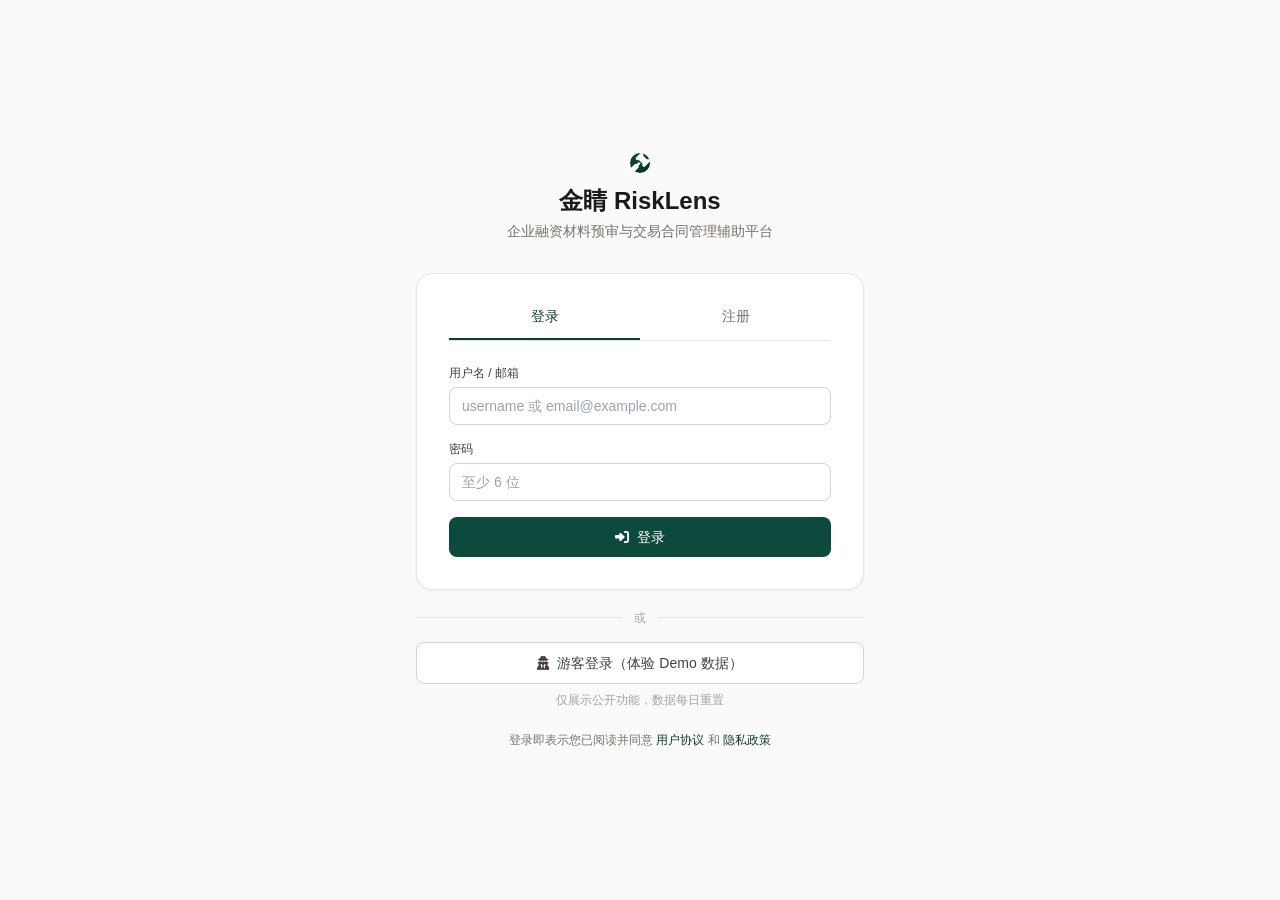
<file: application/frontend/pages/contract-workspace-consumer-preview.html>
<!DOCTYPE html>
<html lang="zh-CN">
<head>
  <meta charset="UTF-8">
  <meta name="viewport" content="width=device-width, initial-scale=1.0">
  <meta http-equiv="refresh" content="0; url=contract-workspace-preview.html">
  <title>正在前往合同制作 — 金睛 RiskLens</title>
  <script>window.location.replace("contract-workspace-preview.html");</script>
  <style>
    :root{--green-950:#102823;--green-900:#15362f;--green-800:#1e4b41;--green-700:#286253;--green-100:#dcebe5;--green-50:#eef6f2;--canvas:#f7f4ed;--surface:#fff;--soft:#fbfaf6;--ink:#1d2824;--body:#4e5b56;--muted:#7c8581;--line:#e2dfd6;--amber:#c47a2c;--amber-soft:#fff1dc;--success:#2f7d61;--success-soft:#e7f4ed;--danger:#b24b45;--shadow:0 22px 55px rgba(24,48,41,.08)}
    *{box-sizing:border-box}body{margin:0;background:var(--canvas);color:var(--ink);font-family:Inter,-apple-system,BlinkMacSystemFont,"Segoe UI","PingFang SC","Microsoft YaHei",sans-serif;-webkit-font-smoothing:antialiased}button,textarea{font:inherit}button{cursor:pointer}a{color:inherit;text-decoration:none}.shell{min-height:100vh;display:grid;grid-template-columns:232px minmax(0,1fr)}
    .sidebar{position:sticky;top:0;height:100vh;padding:24px 16px 20px;color:#dbe8e3;background:linear-gradient(165deg,var(--green-900),var(--green-950));display:flex;flex-direction:column}.brand{display:flex;align-items:center;gap:11px;padding:0 8px 27px}.brand-logo{width:38px;height:38px;border-radius:12px;display:grid;place-items:center;background:#f0ddbd;color:var(--green-950);font-family:Georgia,"Songti SC",serif;font-weight:800}.brand strong{display:block;color:#fff;font-size:15px}.brand small{display:block;margin-top:3px;font-size:9px;letter-spacing:.13em;opacity:.52}.nav-title{margin:9px 10px 7px;font-size:10px;opacity:.42}.nav{display:grid;gap:3px}.nav a{display:flex;align-items:center;gap:11px;padding:10px 12px;border-radius:11px;font-size:13px;color:rgba(255,255,255,.69)}.nav a:hover,.nav a.active{color:#fff;background:rgba(255,255,255,.09)}.nav-icon{width:18px;text-align:center;opacity:.78}.new{margin-left:auto;padding:2px 7px;border-radius:999px;background:rgba(196,122,44,.22);color:#ffdba9;font-size:9px}.sidebar-space{flex:1}.side-help{padding:15px;border:1px solid rgba(255,255,255,.09);border-radius:15px;background:rgba(255,255,255,.05)}.side-help strong{display:block;color:#fff;font-size:12px}.side-help p{margin:7px 0 0;font-size:10px;line-height:1.65;opacity:.58}.user{display:flex;gap:10px;align-items:center;margin-top:16px;padding:15px 7px 0;border-top:1px solid rgba(255,255,255,.08)}.avatar{width:33px;height:33px;border-radius:50%;display:grid;place-items:center;background:#f1ddbc;color:var(--green-950);font-weight:750;font-size:12px}.user b{display:block;color:#fff;font-size:12px}.user span{font-size:9px;opacity:.48}
    .main{min-width:0}.topbar{height:70px;padding:0 32px;display:flex;align-items:center;border-bottom:1px solid var(--line);background:rgba(247,244,237,.9);backdrop-filter:blur(14px);position:sticky;top:0;z-index:10}.crumb{font-size:12px;color:var(--muted)}.crumb b{color:var(--ink)}.top-actions{margin-left:auto;display:flex;align-items:center;gap:10px}.preview{padding:7px 10px;border-radius:999px;background:var(--amber-soft);color:#80511e;font-size:10px;font-weight:700}.outline{height:36px;padding:0 12px;border:1px solid var(--line);border-radius:10px;background:#fff;color:var(--body);font-size:11px}.content{max-width:1380px;margin:0 auto;padding:27px 30px 46px}.intro{display:flex;align-items:end;justify-content:space-between;gap:24px;margin-bottom:22px}.intro-kicker{font-size:11px;color:var(--green-700);font-weight:750}.intro h1{margin:7px 0 6px;font-size:32px;line-height:1.15;letter-spacing:-.03em}.intro p{margin:0;color:var(--muted);font-size:13px;line-height:1.65}.scenario{display:flex;align-items:center;gap:9px;padding:8px 10px 8px 8px;border:1px solid var(--line);border-radius:12px;background:#fff;font-size:11px}.scenario-icon{width:29px;height:29px;border-radius:9px;display:grid;place-items:center;background:var(--green-50)}
    .steps{display:grid;grid-template-columns:repeat(4,1fr);margin-bottom:18px;border:1px solid var(--line);border-radius:16px;background:rgba(255,255,255,.63);overflow:hidden}.step{display:flex;align-items:center;gap:9px;padding:13px 15px;border-right:1px solid var(--line);color:#9a9f9b;font-size:11px}.step:last-child{border:0}.step i{width:24px;height:24px;border-radius:50%;display:grid;place-items:center;background:#eceae5;font-style:normal;font-size:10px;font-weight:750}.step.active{background:var(--green-50);color:var(--green-900);font-weight:700}.step.active i{background:var(--green-800);color:#fff}
    .grid{display:grid;grid-template-columns:minmax(580px,1fr) 326px;gap:19px;align-items:start}.card{border:1px solid var(--line);border-radius:18px;background:var(--surface);box-shadow:0 1px rgba(255,255,255,.8)}.conversation{overflow:hidden}.assistant-head{display:flex;align-items:center;gap:11px;padding:18px 20px;border-bottom:1px solid #eeebe4;background:var(--soft)}.bot{width:38px;height:38px;border-radius:12px;display:grid;place-items:center;background:var(--green-900);color:#fff;font-family:Georgia,serif}.assistant-head strong{display:block;font-size:13px}.assistant-head span{display:block;margin-top:3px;color:var(--muted);font-size:10px}.safe{margin-left:auto;display:flex;align-items:center;gap:6px;color:var(--success);font-size:10px}.safe::before{content:"";width:6px;height:6px;border-radius:50%;background:currentColor;box-shadow:0 0 0 3px var(--success-soft)}.conversation-body{padding:21px}.bubble{max-width:680px;padding:15px 17px;border-radius:6px 16px 16px 16px;background:var(--green-50);color:#31443d;font-size:13px;line-height:1.7}.bubble strong{color:var(--green-900)}.why{margin-top:7px;color:var(--muted);font-size:10px}.question{margin-top:21px}.question-label{display:flex;align-items:center;justify-content:space-between;margin-bottom:9px;font-size:12px;font-weight:700}.question-label span{color:var(--muted);font-size:9px;font-weight:400}.choice-row{display:grid;grid-template-columns:repeat(3,1fr);gap:9px}.choice{min-height:45px;border:1px solid #dcd9d1;border-radius:11px;background:#fff;color:var(--body);font-size:12px}.choice:hover{border-color:var(--green-700)}.choice.selected{border-color:var(--green-700);background:var(--green-50);color:var(--green-900);font-weight:700;box-shadow:inset 0 0 0 1px var(--green-700)}.choice.unsure.selected{border-color:var(--amber);background:var(--amber-soft);color:#7f521e;box-shadow:inset 0 0 0 1px var(--amber)}textarea{width:100%;min-height:138px;padding:14px;border:1px solid #dcd9d1;border-radius:13px;resize:vertical;outline:none;color:var(--ink);font-size:13px;line-height:1.65}textarea:focus{border-color:var(--green-700);box-shadow:0 0 0 3px rgba(40,98,83,.1)}textarea::placeholder{color:#a5aaa6}.composer-foot{display:flex;align-items:center;justify-content:space-between;margin-top:8px;color:var(--muted);font-size:10px}.text-btn{padding:0;border:0;background:transparent;color:var(--green-700);font-weight:700}.notice{display:flex;gap:9px;margin-top:16px;padding:11px 12px;border:1px solid #ead7b8;border-radius:11px;background:#fffaf1;color:#6d5940;font-size:10px;line-height:1.55}.notice b{color:#9a621f}.actions{display:flex;align-items:center;justify-content:space-between;margin-top:18px;padding-top:17px;border-top:1px solid #eeebe4}.actions small{max-width:420px;color:var(--muted);font-size:9px;line-height:1.5}.primary{height:44px;padding:0 18px;border:0;border-radius:11px;background:var(--green-800);color:#fff;font-size:12px;font-weight:750;box-shadow:0 9px 22px rgba(30,75,65,.18)}.primary:hover{background:var(--green-700)}
    .candidate-area{display:none;margin-top:20px;padding-top:20px;border-top:1px solid #eeebe4}.candidate-area.show{display:block}.candidate-title{display:flex;align-items:start;justify-content:space-between;gap:12px}.candidate-title h2{margin:0;font-size:15px}.candidate-title p{margin:5px 0 0;color:var(--muted);font-size:10px}.candidate-count{padding:5px 9px;border-radius:999px;background:var(--amber-soft);color:#82531e;font-size:9px;white-space:nowrap}.facts{display:grid;gap:9px;margin-top:14px}.fact{padding:13px;border:1px solid var(--line);border-radius:13px;background:var(--soft)}.fact-top{display:flex;align-items:center;gap:8px}.fact-name{font-size:10px;color:var(--muted)}.fact-value{margin-left:auto;font-size:12px;font-weight:700}.fact-actions{display:flex;gap:7px;margin-top:10px}.mini{height:29px;padding:0 10px;border:1px solid #dcd9d1;border-radius:8px;background:#fff;color:var(--body);font-size:9px}.mini.confirm.active{border-color:var(--success);background:var(--success-soft);color:var(--success)}.mini.unsure.active{border-color:var(--amber);background:var(--amber-soft);color:#81531e}.mini.edit.active{border-color:var(--green-700);background:var(--green-50);color:var(--green-800)}.edit-box{display:none;grid-template-columns:1fr auto;gap:8px;margin-top:10px}.edit-box.show{display:grid}.edit-input{height:36px;padding:0 10px;border:1px solid var(--green-700);border-radius:9px;outline:none;background:#fff;color:var(--ink);font-size:11px}.save-edit{padding:0 12px;border:0;border-radius:9px;background:var(--green-800);color:#fff;font-size:10px;font-weight:700}.candidate-next{display:flex;align-items:center;justify-content:space-between;gap:16px;margin-top:15px;padding:14px;border-radius:13px;background:var(--green-50)}.candidate-next p{margin:0;color:var(--body);font-size:10px;line-height:1.5}.next-btn{height:39px;padding:0 14px;border:0;border-radius:10px;background:var(--green-800);color:#fff;font-size:10px;font-weight:750;white-space:nowrap}.next-btn:disabled{cursor:not-allowed;background:#d9ddd9;color:#8e9692}
    .rail{position:sticky;top:89px;display:grid;gap:13px}.rail-card{padding:17px;border:1px solid var(--line);border-radius:16px;background:rgba(255,255,255,.9)}.rail-title{display:flex;align-items:center;justify-content:space-between;font-size:11px;font-weight:750}.progress-count{font-family:Georgia,serif;font-size:21px;color:var(--green-800)}.bar{height:7px;margin:12px 0 7px;border-radius:999px;overflow:hidden;background:#ebe9e3}.bar div{width:0;height:100%;border-radius:inherit;background:linear-gradient(90deg,var(--green-700),#57927b);transition:.25s}.rail-note{color:var(--muted);font-size:9px;line-height:1.55}.checklist{margin-top:12px;display:grid;gap:8px}.check-row{display:flex;align-items:center;gap:9px;padding:9px 10px;border-radius:10px;background:#f6f4ef;font-size:10px}.state-dot{width:18px;height:18px;border-radius:50%;display:grid;place-items:center;background:#e5e2db;color:#8f918d;font-size:9px;font-weight:800}.check-row.confirmed{background:var(--success-soft);color:#2c664f}.check-row.confirmed .state-dot{background:var(--success);color:#fff}.check-row.unsure{background:var(--amber-soft);color:#7e551f}.check-row.unsure .state-dot{background:var(--amber);color:#fff}.state-label{margin-left:auto;font-size:9px;color:var(--muted)}.plain-list{padding:0;margin:12px 0 0;list-style:none;display:grid;gap:9px}.plain-list li{display:flex;gap:8px;color:var(--body);font-size:10px;line-height:1.5}.tick{color:var(--success);font-weight:900}.details{margin-top:12px;border-top:1px solid #ece9e2;padding-top:12px}.details summary{cursor:pointer;color:var(--green-700);font-size:10px;font-weight:700}.details p{margin:8px 0 0;color:var(--muted);font-size:9px;line-height:1.55}.toast{position:fixed;right:22px;bottom:22px;max-width:360px;padding:13px 15px;border-radius:12px;background:var(--green-900);color:#fff;box-shadow:var(--shadow);font-size:11px;line-height:1.5;opacity:0;transform:translateY(12px);pointer-events:none;transition:.2s}.toast.show{opacity:1;transform:none}
    @media(max-width:950px){.shell{display:block}.sidebar{display:none}.grid{grid-template-columns:1fr}.rail{position:static}.topbar{padding:0 18px}.content{padding:22px 16px 38px}.intro{display:block}.scenario{width:max-content;margin-top:14px}.steps{grid-template-columns:repeat(2,1fr)}.step:nth-child(2){border-right:0}.step:nth-child(-n+2){border-bottom:1px solid var(--line)}}
    @media(max-width:620px){.top-actions .outline{display:none}.intro h1{font-size:27px}.choice-row{grid-template-columns:1fr}.conversation-body{padding:16px}.actions{align-items:stretch;flex-direction:column;gap:11px}.primary{width:100%}.fact-top{align-items:start}.fact-value{text-align:right}.steps .step{padding:11px;font-size:10px}}
  </style>
</head>
<body>
  <div class="shell">
    <aside class="sidebar">
      <div class="brand"><div class="brand-logo">金</div><div><strong>金睛 RiskLens</strong><small>让法律风险看得懂</small></div></div>
      <div class="nav-title">我的事务</div><nav class="nav"><a href="../index.html"><span class="nav-icon"></span>首页</a><a class="active" href="#"><span class="nav-icon"></span>合同工作台<span class="new">新</span></a><a href="case-analysis.html"><span class="nav-icon"></span>案件分析</a><a href="case-search.html"><span class="nav-icon"></span>查找相似案例</a></nav>
      <div class="nav-title">我的资料</div><nav class="nav"><a href="knowledge-base.html"><span class="nav-icon"></span>知识库</a><a href="contract-review.html"><span class="nav-icon">已</span>检查已有合同</a></nav>
      <div class="sidebar-space"></div><div class="side-help"><strong>先问清楚，再写合同</strong><p>AI识别的信息不会直接写入合同。你可以确认、修改，也可以回答“不确定”。</p></div><div class="user"><div class="avatar">演</div><div><b>演示用户</b><span>普通用户模式</span></div></div>
    </aside>
    <main class="main">
      <header class="topbar"><div class="crumb">合同工作台　/　<b>我要租房</b></div><div class="top-actions"><span class="preview">电脑端 V2 原型 · 未连接AI</span><button class="outline" id="reset">重新开始</button></div></header>
      <div class="content">
        <section class="intro"><div><div class="intro-kicker">住宅租赁 · 普通用户引导模式</div><h1>把你的租房想法，变成一份清楚的合同草稿。</h1><p>先用自己的话说明情况。RiskLens 会逐项询问，重要内容由你确认后才会进入合同。</p></div><div class="scenario"><span class="scenario-icon"></span><span>当前任务：<b>我要租房</b></span></div></section>
        <div class="steps"><div class="step active"><i>1</i>说说需求</div><div class="step"><i>2</i>逐项确认</div><div class="step"><i>3</i>生成草稿</div><div class="step"><i>4</i>检查风险</div></div>
        <div class="grid">
          <section class="card conversation">
            <div class="assistant-head"><div class="bot">金</div><div><strong>RiskLens 合同助手</strong><span>现在只整理信息，不会直接生成合同</span></div><div class="safe">可信模式</div></div>
            <div class="conversation-body">
              <div class="bubble">你好，我先了解你的情况。<strong>你是准备租房的人，还是把房屋出租的人？</strong><div class="why">为什么要问：双方承担的义务和需要重点保护的内容不同。</div></div>
              <div class="question"><div class="question-label">请选择你的身份 <span>必须询问 · 不会默认选择</span></div><div class="choice-row" id="roleChoices"><button class="choice" data-value="承租人">我是承租人</button><button class="choice" data-value="出租人">我是出租人</button><button class="choice unsure" data-value="暂不确定">暂不确定</button></div></div>
              <div class="question"><div class="question-label">再用自己的话说说需求 <span>原文会单独保存，不自动当作事实</span></div><textarea id="requirements" maxlength="10000" placeholder="例如：我准备在杭州租一套房，租期一年，每月预算3500元，希望能养猫，也比较担心押金退还和提前退租问题……"></textarea><div class="composer-foot"><button class="text-btn" id="demo">使用比赛演示场景</button><span><b id="chars">0</b> / 10,000</span></div></div>
              <div class="notice"><b>请注意</b><span>下一步出现的是“AI识别的候选信息”。每一项都必须由你选择“确认”“修改”或“不确定”，系统不会替你默认确认。</span></div>
              <div class="actions"><small>本页面是交互原型。真实版本接入模型后，未经确认的姓名、地址、金额和日期仍然不能直接进入合同。</small><button class="primary" id="organize">整理我的需求　→</button></div>
              <section class="candidate-area" id="candidates"><div class="candidate-title"><div><h2>请确认识别到的信息</h2><p>以下内容只是候选项，不代表已经正确。</p></div><span class="candidate-count">每一项都要回答</span></div><div class="facts" id="facts"></div><div class="candidate-next"><p id="nextHint">请先回答上面的所有候选信息；选择“暂不确定”也可以继续。</p><button class="next-btn" id="nextStep" disabled>下一步：补充合同信息</button></div></section>
            </div>
          </section>
          <aside class="rail">
            <section class="rail-card"><div class="rail-title"><span>确认进度</span><strong class="progress-count"><span id="answered">0</span>/5</strong></div><div class="bar"><div id="bar"></div></div><div class="rail-note">“不确定”也算已经回答，但会在合同中保留待确认标记。</div><div class="checklist" id="checklist"><div class="check-row" data-key="身份"><span class="state-dot">?</span><span>你的身份</span><span class="state-label">待回答</span></div><div class="check-row" data-key="城市"><span class="state-dot">?</span><span>租房城市</span><span class="state-label">待回答</span></div><div class="check-row" data-key="租金"><span class="state-dot">?</span><span>租金预算</span><span class="state-label">待回答</span></div><div class="check-row" data-key="租期"><span class="state-dot">?</span><span>计划租期</span><span class="state-label">待回答</span></div><div class="check-row" data-key="宠物"><span class="state-dot">?</span><span>特殊要求</span><span class="state-label">待回答</span></div></div></section>
            <section class="rail-card"><div class="rail-title"><span>接下来会发生什么</span><span>4步</span></div><ul class="plain-list"><li><span class="tick">1</span><span>你确认或标记不确定的信息。</span></li><li><span class="tick">2</span><span>系统从知识库查找可以核实的依据。</span></li><li><span class="tick">3</span><span>生成带有“待确认”标记的合同草稿。</span></li><li><span class="tick">4</span><span>自动检查明显风险并说明检查范围。</span></li></ul><details class="details"><summary>查看依据与专业检查说明</summary><p>普通用户首先看到通俗解释。律师和法务可在这里查看引用来源、规则编号及尚未覆盖的风险类型。</p></details></section>
            <section class="rail-card"><div class="rail-title"><span>你的信息怎么使用</span><span>仅当前用户</span></div><ul class="plain-list"><li><span class="tick">已</span><span>你的私人资料不会展示给其他普通用户。</span></li><li><span class="tick">已</span><span>不确定的信息不会被AI补造。</span></li><li><span class="tick">已</span><span>自动检查不等于律师审核通过。</span></li></ul></section>
          </aside>
        </div>
      </div>
    </main>
  </div><div class="toast" id="toast"></div>
  <script>
    const $=id=>document.getElementById(id);let role="";const states={身份:"pending",城市:"pending",租金:"pending",租期:"pending",宠物:"pending"};
    const candidates=[{key:"城市",name:"租房城市",value:"杭州"},{key:"租金",name:"每月租金预算",value:"约 3,500 元"},{key:"租期",name:"计划租期",value:"一年"},{key:"宠物",name:"特殊要求",value:"希望允许养猫"}];
    function showToast(msg){$("toast").textContent=msg;$("toast").classList.add("show");clearTimeout(window.toastTimer);window.toastTimer=setTimeout(()=>$("toast").classList.remove("show"),2500)}
    function update(){const answered=Object.values(states).filter(v=>v!=="pending").length;$("answered").textContent=answered;$("bar").style.width=`${answered/5*100}%`;document.querySelectorAll(".check-row").forEach(row=>{const state=states[row.dataset.key];row.classList.toggle("confirmed",state==="confirmed");row.classList.toggle("unsure",state==="unsure");row.querySelector(".state-dot").textContent=state==="confirmed"?"已":state==="unsure"?"暂":"待";row.querySelector(".state-label").textContent=state==="confirmed"?"已确认":state==="unsure"?"暂不确定":"待回答"});if($("nextStep")){const complete=answered===5;$("nextStep").disabled=!complete;$("nextHint").textContent=complete?"所有候选信息都已回答，可以继续补充押金、维修和退租等条款。":"请先回答上面的所有候选信息；选择“暂不确定”也可以继续。"}}
    document.querySelectorAll("#roleChoices .choice").forEach(btn=>btn.addEventListener("click",()=>{document.querySelectorAll("#roleChoices .choice").forEach(x=>x.classList.remove("selected"));btn.classList.add("selected");role=btn.dataset.value;states.身份=role==="暂不确定"?"unsure":"confirmed";update()}));
    $("requirements").addEventListener("input",e=>$("chars").textContent=e.target.value.length);
    $("demo").addEventListener("click",()=>{$("requirements").value="我准备在杭州租一套住宅，计划租一年，每月预算3500元，希望可以养猫。我比较担心押金退还、房屋维修和提前退租的问题。";$("chars").textContent=$("requirements").value.length;showToast("已填入虚构的比赛演示场景，不包含真实个人信息。")});
    function renderCandidates(){$("facts").innerHTML=candidates.map(item=>`<div class="fact" data-key="${item.key}"><div class="fact-top"><span class="fact-name">${item.name}</span><strong class="fact-value">${item.value}</strong></div><div class="fact-actions"><button class="mini confirm">确认正确</button><button class="mini edit">需要修改</button><button class="mini unsure">暂不确定</button></div><div class="edit-box"><input class="edit-input" value="${item.value}" aria-label="修改${item.name}"><button class="save-edit">保存修改</button></div></div>`).join("");document.querySelectorAll(".fact .confirm,.fact .unsure").forEach(btn=>btn.addEventListener("click",()=>{const fact=btn.closest(".fact");fact.querySelectorAll(".mini").forEach(x=>x.classList.remove("active"));fact.querySelector(".edit-box").classList.remove("show");btn.classList.add("active");states[fact.dataset.key]=btn.classList.contains("confirm")?"confirmed":"unsure";update();showToast("已记录你的选择。") }));document.querySelectorAll(".fact .edit").forEach(btn=>btn.addEventListener("click",()=>{const fact=btn.closest(".fact");fact.querySelectorAll(".mini").forEach(x=>x.classList.remove("active"));btn.classList.add("active");fact.querySelector(".edit-box").classList.add("show");states[fact.dataset.key]="pending";update();fact.querySelector(".edit-input").focus()}));document.querySelectorAll(".fact .save-edit").forEach(btn=>btn.addEventListener("click",()=>{const fact=btn.closest(".fact");const input=fact.querySelector(".edit-input");if(!input.value.trim())return showToast("修改后的内容不能为空；不确定时可以选择“暂不确定”。");fact.querySelector(".fact-value").textContent=input.value.trim();fact.querySelector(".edit-box").classList.remove("show");fact.querySelectorAll(".mini").forEach(x=>x.classList.remove("active"));fact.querySelector(".edit").classList.add("active");states[fact.dataset.key]="confirmed";update();showToast("修改已保存，并标记为你确认后的信息。")}))}
    $("organize").addEventListener("click",()=>{if(!$("requirements").value.trim())return showToast("请先说说你的租房需求，也可以使用演示场景。");renderCandidates();$("candidates").classList.add("show");$("candidates").scrollIntoView({behavior:"smooth",block:"start"});showToast("演示候选信息已显示；这些内容还没有被默认确认。")});
    $("nextStep").addEventListener("click",()=>showToast("确认流程已完成。下一阶段将补充押金、维修、退租和争议解决信息。"));
    $("reset").addEventListener("click",()=>{$("requirements").value="";$("chars").textContent="0";$("candidates").classList.remove("show");Object.keys(states).forEach(k=>states[k]="pending");document.querySelectorAll("#roleChoices .choice").forEach(x=>x.classList.remove("selected"));role="";update()});update();
  </script>
</body>
</html>
</file>
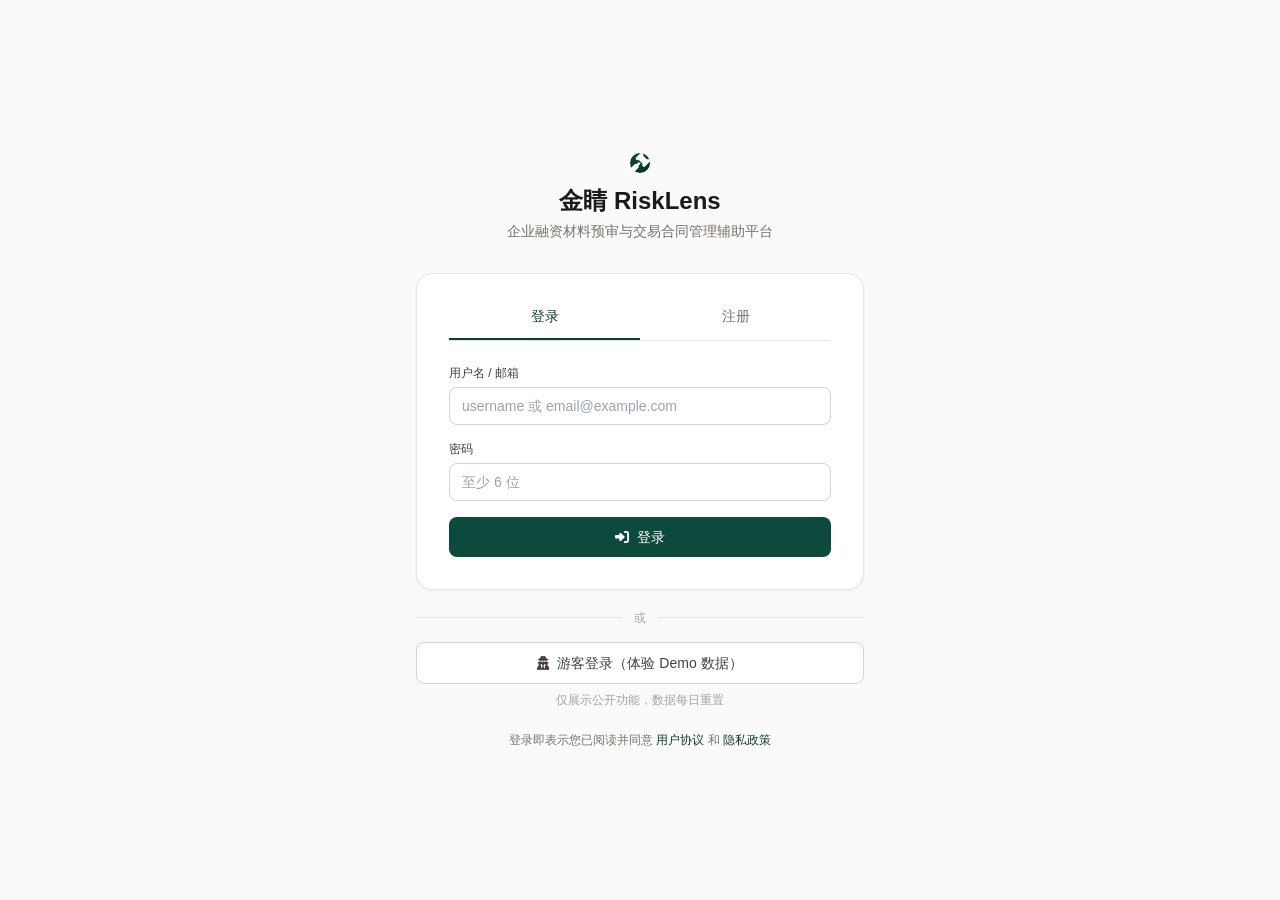
<file: application/frontend/pages/contract-workspace-preview.html>
<!doctype html>
<html lang="zh-CN">
<head>
    <meta charset="utf-8">
    <meta name="viewport" content="width=device-width, initial-scale=1">
    <title>交易合同管理 — 金睛 RiskLens</title>
    <script src="../auth.js?v=20260828-contract-center-r7"></script>
    <link rel="stylesheet" href="../tailwind.min.css?v=20260828-contract-center-r7">
    <link rel="stylesheet" href="../app.css?v=20260828-contract-center-r7">
    <link rel="stylesheet" href="https://cdnjs.cloudflare.com/ajax/libs/font-awesome/6.5.1/css/all.min.css">
</head>
<body class="contract-atmosphere text-stone-900 antialiased">
    <div class="flex h-screen overflow-hidden">
        <aside class="hidden md:flex w-60 bg-white/95 border-r border-stone-200 flex-col backdrop-blur-sm">
            <div class="h-16 px-6 flex items-center border-b border-stone-200"><div><div class="font-semibold text-stone-900">金睛 RiskLens</div><div class="text-[10px] text-stone-500 tracking-wider">FINANCIAL RISK INTELLIGENCE</div></div></div>
            <nav class="flex-1 px-3 py-4 space-y-1 text-sm overflow-y-auto">
                <a href="../index.html" class="flex gap-3 px-3 py-2 rounded-lg text-stone-600 hover:bg-stone-50"><i class="fa-solid fa-house w-4 text-stone-400"></i>工作台</a>
                <div class="px-3 pt-4 pb-1 text-[10px] font-semibold tracking-[.14em] text-stone-400">企业金融服务</div>
                <a href="finance-precheck.html" class="flex gap-3 px-3 py-2 rounded-lg text-stone-600 hover:bg-stone-50"><i class="fa-solid fa-list-check w-4 text-stone-400"></i>融资材料预审</a>
                <a href="case-list.html" class="flex gap-3 px-3 py-2 rounded-lg text-stone-600 hover:bg-stone-50"><i class="fa-solid fa-briefcase w-4 text-stone-400"></i>企业风险事项</a>
                <a href="case-analysis.html" class="flex gap-3 px-3 py-2 rounded-lg text-stone-600 hover:bg-stone-50"><i class="fa-solid fa-wand-magic-sparkles w-4 text-stone-400"></i>金融合规问答</a>
                <a href="case-search.html" class="flex gap-3 px-3 py-2 rounded-lg text-stone-600 hover:bg-stone-50"><i class="fa-solid fa-magnifying-glass w-4 text-stone-400"></i>相似风险案例</a>
                <a href="knowledge-base.html" class="flex gap-3 px-3 py-2 rounded-lg text-stone-600 hover:bg-stone-50"><i class="fa-solid fa-book-open w-4 text-stone-400"></i>规则与企业资料库</a>
                <a href="obsidian.html" class="flex gap-3 px-3 py-2 rounded-lg text-stone-600 hover:bg-stone-50"><i class="fa-solid fa-feather w-4 text-stone-400"></i>企业资料同步</a>
                <div class="px-3 pt-4 pb-1 text-[10px] font-semibold tracking-[.14em] text-stone-400">交易与合同管理</div>
                <a href="contract-review.html" class="flex gap-3 px-3 py-2 rounded-lg text-stone-600 hover:bg-stone-50"><i class="fa-solid fa-file-contract w-4 text-stone-400"></i>交易合同审查</a>
                <a class="flex gap-3 px-3 py-2 rounded-lg bg-stone-100 text-stone-900 font-medium"><i class="fa-solid fa-pen-to-square w-4 text-stone-500"></i>合同模板与起草</a>
            </nav>
            <div class="p-3 border-t border-stone-200 flex justify-between items-center"><b class="truncate text-sm" data-user-display>已登录</b><button data-auth-logout class="text-xs text-stone-500 hover:text-rose-600">退出</button></div>
        </aside>

        <main class="flex-1 flex flex-col overflow-hidden">
            <header class="h-16 px-4 md:px-8 bg-white/95 border-b border-stone-200 flex justify-between items-center backdrop-blur-sm">
                <div><h1 class="text-lg font-semibold">交易合同管理</h1><p class="hidden sm:block text-xs text-stone-500">选模板、确认事实、生成草稿，并以同一模板库进行审查</p></div>
                <div class="flex gap-2"><a href="contract-review.html" class="px-3 py-2 border border-stone-200 rounded-lg text-xs hover:bg-stone-50"><i class="fa-solid fa-file-contract mr-1"></i>交易合同审查</a><button id="resetBtn" class="px-3 py-2 border border-stone-200 rounded-lg text-xs hover:bg-stone-50">重新开始</button></div>
            </header>
            <div class="flex-1 overflow-y-auto scrollbar-thin"><div class="max-w-7xl mx-auto p-4 md:p-8">
                <section class="contract-hero rounded-2xl border border-emerald-950/10 bg-white/80 p-6 md:p-8 shadow-sm">
                    <p class="text-xs font-semibold tracking-[.18em] text-emerald-800">CONTRACT STUDIO</p>
                    <h2 class="calligraphic-title mt-3 text-2xl md:text-3xl text-emerald-950">把明确的事实，整理成可复核的合同草稿</h2>
                    <p class="mt-3 max-w-2xl text-sm leading-6 text-stone-600">从示范文本参照或专业结构草稿中选择场景。系统不会替你推测姓名、金额、日期或法律事实；每份模板都会说明来源和适用边界。</p>
                    <div class="mt-5 grid grid-cols-2 gap-3 sm:flex sm:gap-6 text-xs text-stone-600"><span><b class="text-emerald-800">1</b> 选择模板</span><span><b class="text-emerald-800">2</b> 确认事实</span><span><b class="text-emerald-800">3</b> 生成草稿</span><span><b class="text-emerald-800">4</b> 按模板审查</span></div>
                </section>

                <section class="mt-6"><div class="flex items-end justify-between gap-4"><div><h3 class="text-base font-semibold">合同模板库</h3><p class="mt-1 text-xs text-stone-500">优先选择与交易场景相符的文本；“官方示范文本参照”可跳转核对原始来源。</p></div><span id="templateCount" class="text-xs text-stone-500"></span></div><div id="templateCatalog" class="mt-3 grid gap-3 sm:grid-cols-2 xl:grid-cols-3"></div><div id="catalogState" class="mt-3 text-sm text-stone-500">正在载入模板库…</div></section>

                <section id="composer" class="mt-6 grid gap-6 xl:grid-cols-[minmax(0,1fr)_320px]" hidden>
                    <div class="space-y-6">
                        <div class="bg-white/95 rounded-xl border border-stone-200 shadow-sm">
                            <div class="p-5 border-b border-stone-200 flex flex-col gap-3 sm:flex-row sm:items-start sm:justify-between"><div><div id="selectedCategory" class="text-[11px] font-semibold tracking-[.12em] text-emerald-700"></div><h3 id="selectedName" class="mt-1 text-lg font-semibold"></h3><p id="selectedDescription" class="mt-1 text-xs leading-5 text-stone-500"></p></div><a id="sourceLink" target="_blank" rel="noopener" class="hidden text-xs text-emerald-800 hover:underline whitespace-nowrap"><i class="fa-solid fa-arrow-up-right-from-square mr-1"></i>查看来源</a></div>
                            <div id="sourceNotice" class="mx-5 mt-5 rounded-lg border border-amber-200 bg-amber-50 px-3 py-2 text-xs leading-5 text-amber-900"></div>
                            <div class="p-5"><div id="factsForm" class="grid gap-4 sm:grid-cols-2"></div><div class="mt-6 flex flex-col-reverse gap-3 sm:flex-row sm:justify-end"><button id="checkBtn" class="rounded-lg border border-stone-300 px-4 py-2 text-sm hover:bg-stone-50"><i class="fa-solid fa-list-check mr-1"></i>检查信息完整度</button><button id="generateBtn" class="rounded-lg bg-emerald-900 px-4 py-2 text-sm text-white hover:bg-emerald-800"><i class="fa-solid fa-pen-nib mr-1"></i>生成可编辑草稿</button></div></div>
                        </div>
                        <section id="draftPanel" hidden class="bg-white/95 rounded-xl border border-emerald-200 shadow-sm"><div class="p-5 border-b border-emerald-100 flex flex-col gap-3 sm:flex-row sm:items-center sm:justify-between"><div><h3 class="font-semibold">可编辑合同草稿</h3><p class="mt-1 text-xs text-stone-500">请逐条确认方名、金额、期限、权利义务与争议解决安排后再使用。</p></div><div class="flex gap-2"><button id="downloadBtn" class="rounded-lg border border-stone-300 px-3 py-2 text-xs hover:bg-stone-50"><i class="fa-solid fa-download mr-1"></i>下载 TXT</button><button id="reviewDraftBtn" class="rounded-lg bg-emerald-900 px-3 py-2 text-xs text-white hover:bg-emerald-800"><i class="fa-solid fa-shield-halved mr-1"></i>带草稿去审查</button></div></div><div class="p-5"><div id="draftReference" class="text-xs leading-5 text-stone-500"></div><pre id="draftText" class="legal-text mt-4 max-h-[36rem] overflow-auto whitespace-pre-wrap rounded-lg border border-stone-200 bg-stone-50 p-4 text-sm leading-7"></pre></div></section>
                    </div>
                    <aside class="space-y-4 xl:sticky xl:top-4 xl:self-start"><section class="bg-white/95 border border-stone-200 rounded-xl p-5 shadow-sm"><div class="flex justify-between"><h3 class="font-semibold">事实完整度</h3><b><span id="filledCount">0</span>/<span id="requiredCount">0</span></b></div><div class="mt-3 h-2 rounded bg-stone-100"><div id="progressBar" class="h-2 rounded bg-emerald-800 transition-all"></div></div><p id="statusNote" class="mt-3 text-xs leading-5 text-stone-500">选择模板后开始填写。</p><ul id="missingList" class="mt-3 space-y-2 text-xs text-amber-800"></ul></section><section class="rounded-xl border border-amber-200 bg-amber-50 p-5 text-xs leading-5 text-amber-950"><div class="font-semibold"><i class="fa-solid fa-scale-balanced mr-1"></i>使用边界</div><p class="mt-2">系统只使用已明确填写的内容。模板和草稿均不构成律师法律意见；签署、重大交易或争议处理前，建议结合完整事实复核。</p></section></aside>
                </section>
            </div></div>
        </main>
    </div>
    <script>
        const API_BASE = window.LegalLensAuth ? window.LegalLensAuth.API_BASE : '';
        const byId = id => document.getElementById(id);
        let templates = [], selectedTemplate = null, draft = '';
        function escapeHtml(value) { return String(value || '').replace(/[&<>"']/g, character => ({ '&': '&amp;', '<': '&lt;', '>': '&gt;', '"': '&quot;', "'": '&#39;' })[character]); }
        function sourceLabel(template) { return template.source_kind === 'official_reference' ? '官方示范文本参照' : template.source_kind === 'statutory_required_terms' ? '法定必备条款结构' : '平台结构草稿'; }
        function templateCard(template) { return `<button type="button" class="template-card text-left rounded-xl border border-stone-200 bg-white/90 p-4 transition hover:-translate-y-0.5 hover:border-emerald-700 hover:shadow-sm ${selectedTemplate && selectedTemplate.id === template.id ? 'is-selected border-emerald-800 ring-1 ring-emerald-800' : ''}" data-template-id="${escapeHtml(template.id)}"><div class="flex items-start justify-between gap-3"><span class="text-[10px] font-semibold tracking-[.1em] text-emerald-800">${escapeHtml(template.category)}</span><span class="rounded-full bg-stone-100 px-2 py-1 text-[10px] text-stone-600">${sourceLabel(template)}</span></div><h4 class="mt-3 font-semibold text-stone-900">${escapeHtml(template.name)}</h4><p class="mt-1 text-xs leading-5 text-stone-500">${escapeHtml(template.description)}</p><div class="mt-4 text-xs font-medium text-emerald-800">选择此模板 <i class="fa-solid fa-arrow-right ml-1"></i></div></button>`; }
        function renderCatalog() { byId('templateCatalog').innerHTML = templates.map(templateCard).join(''); byId('templateCount').textContent = `已收录 ${templates.length} 类常用合同`; byId('catalogState').hidden = true; document.querySelectorAll('.template-card').forEach(card => card.addEventListener('click', () => chooseTemplate(card.dataset.templateId))); }
        function inputFor(field) { const required = field.required ? '<span class="text-rose-700">*</span>' : '<span class="text-stone-400">（选填）</span>'; const base = `id="field-${escapeHtml(field.key)}" data-field-key="${escapeHtml(field.key)}" class="mt-1.5 w-full rounded-lg border border-stone-200 bg-stone-50 px-3 py-2 text-sm focus:border-emerald-700 focus:outline-none"`; let control; if (field.kind === 'textarea') control = `<textarea ${base} rows="3" placeholder="${escapeHtml(field.placeholder)}"></textarea>`; else if (field.kind === 'select') control = `<select ${base}><option value="">请选择</option>${field.options.map(option => `<option value="${escapeHtml(option)}">${escapeHtml(option)}</option>`).join('')}</select>`; else control = `<input ${base} type="${field.kind === 'number' ? 'number' : field.kind === 'date' ? 'date' : 'text'}" placeholder="${escapeHtml(field.placeholder)}">`; return `<label class="text-xs font-medium text-stone-700 ${field.kind === 'textarea' ? 'sm:col-span-2' : ''}">${escapeHtml(field.label)} ${required}${control}</label>`; }
        function chooseTemplate(templateId) { selectedTemplate = templates.find(template => template.id === templateId) || null; if (!selectedTemplate) return; byId('composer').hidden = false; byId('draftPanel').hidden = true; draft = ''; byId('selectedCategory').textContent = selectedTemplate.category; byId('selectedName').textContent = selectedTemplate.name; byId('selectedDescription').textContent = selectedTemplate.description; const checkpoints = (selectedTemplate.review_checkpoints || []).map(item => `<li>${escapeHtml(item)}</li>`).join(''); byId('sourceNotice').innerHTML = `<b>${sourceLabel(selectedTemplate)}</b> · ${escapeHtml(selectedTemplate.publisher)}<br>${escapeHtml(selectedTemplate.source_note)}${checkpoints ? `<div class="mt-2 font-semibold">制作与审查重点</div><ul class="mt-1 grid gap-x-4 sm:grid-cols-2 list-disc pl-4">${checkpoints}</ul>` : ''}`; byId('sourceLink').href = selectedTemplate.source_url; byId('sourceLink').classList.remove('hidden'); byId('factsForm').innerHTML = selectedTemplate.fields.map(inputFor).join(''); document.querySelectorAll('[data-field-key]').forEach(input => { input.addEventListener('input', updateLocalProgress); input.addEventListener('change', updateLocalProgress); }); renderCatalog(); updateLocalProgress(); byId('composer').scrollIntoView({ behavior: 'smooth', block: 'start' }); }
        function currentFacts() { const facts = {}; document.querySelectorAll('[data-field-key]').forEach(input => { if (input.value.trim()) facts[input.dataset.fieldKey] = input.value.trim(); }); return facts; }
        function updateProgress(result) { const requiredTotal = selectedTemplate.fields.filter(field => field.required).length; const complete = result ? result.required_complete : selectedTemplate.fields.filter(field => field.required && currentFacts()[field.key]).length; const missing = result ? result.missing : selectedTemplate.fields.filter(field => field.required && !currentFacts()[field.key]).map(field => ({ label: field.label })); byId('filledCount').textContent = complete; byId('requiredCount').textContent = requiredTotal; byId('progressBar').style.width = `${requiredTotal ? Math.round(complete / requiredTotal * 100) : 0}%`; byId('statusNote').textContent = missing.length ? `还需确认 ${missing.length} 项必填事实；系统不会自动补造。` : '必填事实已确认，可以生成草稿。'; byId('missingList').innerHTML = missing.map(item => `<li><i class="fa-solid fa-circle-exclamation mr-1"></i>${escapeHtml(item.label)}</li>`).join(''); }
        function updateLocalProgress() { if (selectedTemplate) updateProgress(null); }
        async function request(path, body) { const response = await fetch(`${API_BASE}${path}`, { method: 'POST', headers: { 'Content-Type': 'application/json' }, body: JSON.stringify(body) }); const payload = await response.json().catch(() => ({})); if (!response.ok) throw new Error(payload.detail || '请求未完成，请稍后重试。'); return payload; }
        async function checkCompleteness() { if (!selectedTemplate) return; byId('checkBtn').disabled = true; try { updateProgress(await request(`/api/contracts/templates/${encodeURIComponent(selectedTemplate.id)}/requirements`, { facts: currentFacts() })); } catch (error) { alert(error.message); } finally { byId('checkBtn').disabled = false; } }
        async function generateDraft() { if (!selectedTemplate) return; byId('generateBtn').disabled = true; byId('generateBtn').innerHTML = '<i class="fa-solid fa-spinner fa-spin mr-1"></i>正在整理草稿'; try { const result = await request(`/api/contracts/templates/${encodeURIComponent(selectedTemplate.id)}/draft`, { facts: currentFacts(), allow_placeholders: false }); updateProgress(result); if (result.status !== 'draft_ready') { alert('请先补齐必填事实，再生成合同草稿。'); return; } draft = result.rendered_contract; byId('draftText').textContent = draft; byId('draftReference').innerHTML = `<b>${sourceLabel(selectedTemplate)}</b> · ${escapeHtml(result.template_reference.publisher)} · <a class="text-emerald-800 hover:underline" href="${escapeHtml(result.template_reference.source_url)}" target="_blank" rel="noopener">核对来源</a><br>${escapeHtml(result.template_reference.notice)}`; byId('draftPanel').hidden = false; byId('draftPanel').scrollIntoView({ behavior: 'smooth', block: 'start' }); } catch (error) { alert(error.message); } finally { byId('generateBtn').disabled = false; byId('generateBtn').innerHTML = '<i class="fa-solid fa-pen-nib mr-1"></i>生成可编辑草稿'; } }
        function downloadDraft() { if (!draft) return; const link = document.createElement('a'); link.href = URL.createObjectURL(new Blob([draft], { type: 'text/plain;charset=utf-8' })); link.download = `${selectedTemplate.name}-可编辑草稿.txt`; link.click(); URL.revokeObjectURL(link.href); }
        function reviewDraft() { if (!draft || !selectedTemplate) return; localStorage.setItem('risklens_contract_review_draft', JSON.stringify({ text: draft, templateId: selectedTemplate.id, templateName: selectedTemplate.name, reviewType: selectedTemplate.review_contract_type })); window.location.href = 'contract-review.html?from=draft'; }
        async function loadTemplates() { try { const response = await fetch(`${API_BASE}/api/contracts/templates`); const payload = await response.json().catch(() => ({})); if (!response.ok) throw new Error(payload.detail || '模板库暂不可用。'); templates = payload.templates || []; if (!templates.length) throw new Error('模板库暂未返回可用模板。'); renderCatalog(); chooseTemplate(templates[0].id); } catch (error) { byId('catalogState').textContent = error.message; byId('catalogState').className = 'mt-3 text-sm text-rose-700'; } }
        byId('checkBtn').addEventListener('click', checkCompleteness); byId('generateBtn').addEventListener('click', generateDraft); byId('downloadBtn').addEventListener('click', downloadDraft); byId('reviewDraftBtn').addEventListener('click', reviewDraft); byId('resetBtn').addEventListener('click', () => { if (selectedTemplate && confirm('确定要清空当前表单吗？已填写内容和未下载的草稿将丢失。')) chooseTemplate(selectedTemplate.id); }); loadTemplates();
    </script>
</body>
</html>
</file>
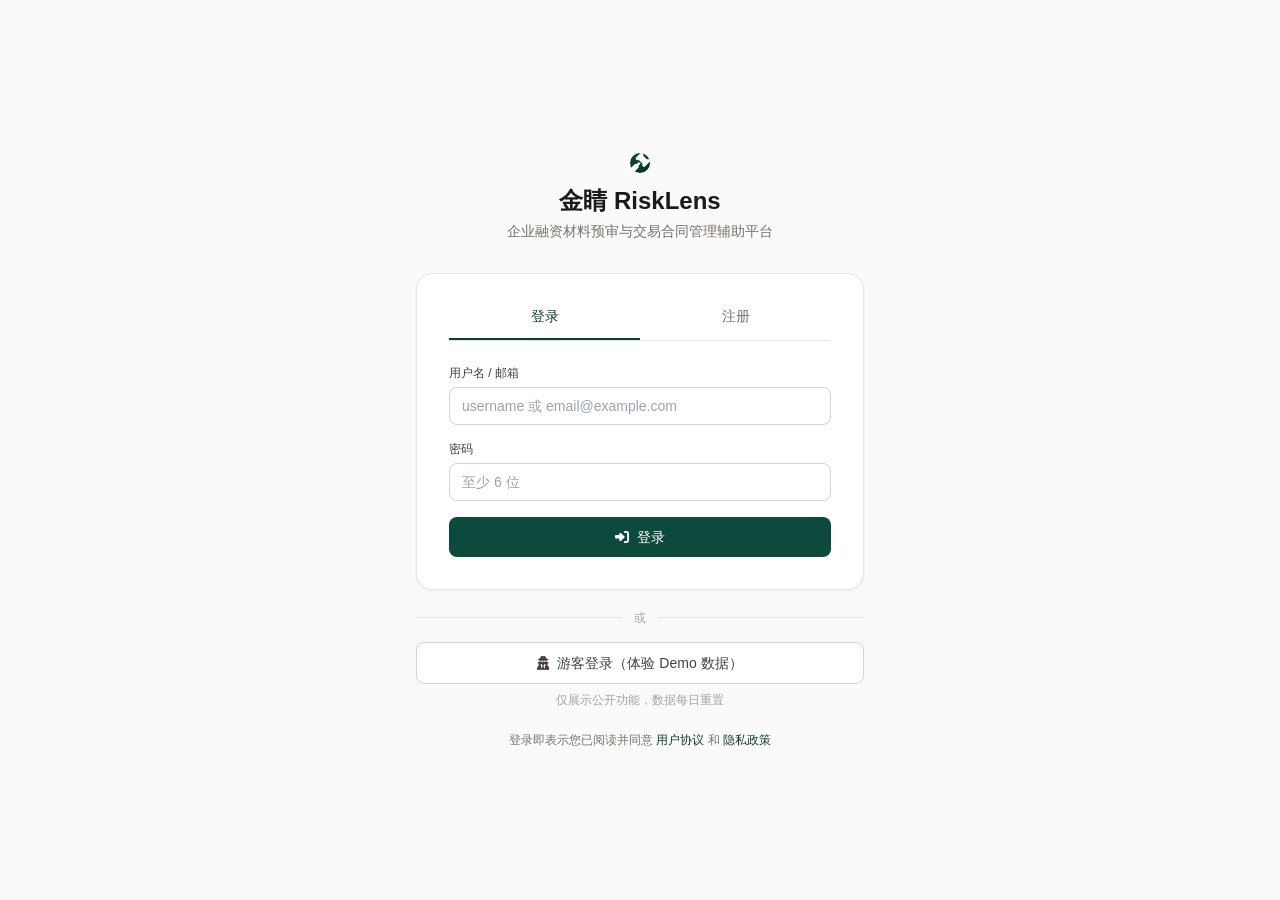
<file: application/frontend/pages/finance-precheck.html>
<!DOCTYPE html>
<html lang="zh-CN">
<head>
  <meta charset="UTF-8">
  <meta name="viewport" content="width=device-width, initial-scale=1.0">
  <title>融资材料预审｜金睛 RiskLens</title>
  <link rel="stylesheet" href="../tailwind.min.css?v=20260829-trust-r1">
  <link rel="stylesheet" href="../app.css?v=20260829-trust-r1">
  <script src="../auth.js?v=20260829-trust-r1"></script>
  <link rel="stylesheet" href="https://cdnjs.cloudflare.com/ajax/libs/font-awesome/6.4.0/css/all.min.css">
</head>
<body class="bg-stone-50 text-stone-900 antialiased">
  <div class="flex min-h-screen">
    <aside class="hidden lg:flex w-60 shrink-0 bg-white border-r border-stone-200 flex-col">
      <div class="h-16 px-6 flex items-center border-b border-stone-200"><div><div class="font-semibold">金睛 RiskLens</div><div class="text-[10px] text-stone-500 tracking-wider">FINANCIAL RISK INTELLIGENCE</div></div></div>
      <nav class="flex-1 px-3 py-4 space-y-1 text-sm">
        <a href="../index.html" class="flex items-center gap-3 px-3 py-2 rounded-lg text-stone-600 hover:bg-stone-50"><i class="fa-solid fa-house w-4 text-stone-400"></i>工作台</a>
        <div class="px-3 pt-4 pb-1 text-[10px] font-semibold tracking-[0.14em] text-stone-400">企业金融服务</div>
        <a href="finance-precheck.html" class="flex items-center gap-3 px-3 py-2 rounded-lg bg-stone-100 text-stone-900 font-medium"><i class="fa-solid fa-list-check w-4 text-brand-500"></i>融资材料预审</a>
        <a href="case-list.html" class="flex items-center gap-3 px-3 py-2 rounded-lg text-stone-600 hover:bg-stone-50"><i class="fa-solid fa-briefcase w-4 text-stone-400"></i>企业风险事项</a>
        <a href="case-analysis.html" class="flex items-center gap-3 px-3 py-2 rounded-lg text-stone-600 hover:bg-stone-50"><i class="fa-solid fa-wand-magic-sparkles w-4 text-stone-400"></i>金融合规问答</a>
        <a href="case-search.html" class="flex items-center gap-3 px-3 py-2 rounded-lg text-stone-600 hover:bg-stone-50"><i class="fa-solid fa-magnifying-glass w-4 text-stone-400"></i>相似风险案例</a>
        <a href="knowledge-base.html" class="flex items-center gap-3 px-3 py-2 rounded-lg text-stone-600 hover:bg-stone-50"><i class="fa-solid fa-book-open w-4 text-stone-400"></i>规则与企业资料库</a>
        <a href="obsidian.html" class="flex items-center gap-3 px-3 py-2 rounded-lg text-stone-600 hover:bg-stone-50"><i class="fa-solid fa-feather w-4 text-stone-400"></i>企业资料同步</a>
        <div class="px-3 pt-4 pb-1 text-[10px] font-semibold tracking-[0.14em] text-stone-400">交易与合同管理</div>
        <a href="contract-review.html" class="flex items-center gap-3 px-3 py-2 rounded-lg text-stone-600 hover:bg-stone-50"><i class="fa-solid fa-file-contract w-4 text-stone-400"></i>交易合同审查</a>
        <a href="contract-workspace-preview.html" class="flex items-center gap-3 px-3 py-2 rounded-lg text-stone-600 hover:bg-stone-50"><i class="fa-solid fa-pen-to-square w-4 text-stone-400"></i>合同模板与起草</a>
      </nav>
      <div class="p-3 border-t border-stone-200"><div class="flex items-center justify-between gap-2 px-2 py-2"><div class="min-w-0 truncate text-sm font-medium" data-user-display>已登录</div><button type="button" data-auth-logout class="text-xs text-stone-500 hover:text-rose-600">退出</button></div></div>
    </aside>

    <main class="flex-1 min-w-0">
      <header class="h-16 bg-white border-b border-stone-200 px-4 md:px-8 flex items-center gap-4">
        <div><h1 class="text-lg font-semibold">融资材料预审</h1><p class="hidden sm:block text-xs text-stone-500 mt-0.5">企业流动资金融资 · 材料核验与人工复核辅助</p></div>
        <div class="flex-1"></div><a href="knowledge-base.html" class="text-sm text-stone-600 hover:text-stone-900"><i class="fa-solid fa-cloud-arrow-up mr-1.5"></i>上传材料</a>
      </header>

      <div class="max-w-7xl mx-auto px-4 md:px-8 py-6 md:py-8">
        <section class="finance-atmosphere relative overflow-hidden rounded-2xl border border-emerald-900/10 bg-white p-6 md:p-8">
          <div class="relative max-w-3xl"><div class="text-xs font-semibold tracking-[.16em] text-emerald-700">AI + 金融 · 辅助研判</div><h2 class="mt-2 text-2xl md:text-3xl font-semibold tracking-tight">先核验材料，再进入人工授信流程</h2><p class="mt-3 text-sm leading-6 text-stone-600">系统仅识别材料完整性、可读性和跨材料字段差异，并留下原材料证据。它不会给出授信、放款或投资结论。</p></div>
          <div class="relative mt-5 flex flex-wrap gap-2 text-xs"><span class="rounded-full bg-white/80 border border-stone-200 px-3 py-1.5 text-stone-700">材料清单</span><span class="rounded-full bg-white/80 border border-stone-200 px-3 py-1.5 text-stone-700">字段一致性</span><span class="rounded-full bg-white/80 border border-stone-200 px-3 py-1.5 text-stone-700">证据回链</span><span class="rounded-full bg-white/80 border border-stone-200 px-3 py-1.5 text-stone-700">人工复核</span></div>
        </section>

        <section class="mt-6 grid grid-cols-1 md:grid-cols-4 gap-3" aria-label="核验路径说明">
          <div class="rounded-xl border border-stone-200 bg-white p-4"><div class="text-xs font-semibold text-brand-600">01 · 输入范围</div><p class="mt-2 text-sm leading-6 text-stone-700">仅核验本次选中的私有材料，不读取其他账号或共享资料。</p></div>
          <div class="rounded-xl border border-stone-200 bg-white p-4"><div class="text-xs font-semibold text-brand-600">02 · 规则比对</div><p class="mt-2 text-sm leading-6 text-stone-700">按受控材料规则集识别清单命中，不把关键词命中当作材料有效。</p></div>
          <div class="rounded-xl border border-stone-200 bg-white p-4"><div class="text-xs font-semibold text-brand-600">03 · 证据回链</div><p class="mt-2 text-sm leading-6 text-stone-700">每项识别结果附回原文件、位置和摘录，便于人工直接核对。</p></div>
          <div class="rounded-xl border border-amber-200 bg-amber-50 p-4"><div class="text-xs font-semibold text-amber-800">04 · 人工决定</div><p class="mt-2 text-sm leading-6 text-amber-900">系统只给材料提示；授信、放款与合规决定必须由有权人员完成。</p></div>
        </section>

        <div class="mt-6 grid grid-cols-1 xl:grid-cols-5 gap-6">
          <section class="xl:col-span-2 bg-white rounded-xl border border-stone-200 overflow-hidden h-fit">
            <div class="p-5 border-b border-stone-200"><div class="flex items-center justify-between gap-3"><div><h3 class="font-semibold">选择本次预审材料</h3><p class="text-xs text-stone-500 mt-1">仅显示你本人上传并已完成入库的私有文件。</p></div><button id="refresh-documents" class="text-xs text-stone-500 hover:text-stone-900"><i class="fa-solid fa-rotate-right mr-1"></i>刷新</button></div></div>
            <div id="document-list" class="divide-y divide-stone-100 max-h-[430px] overflow-y-auto"><div class="px-5 py-10 text-sm text-center text-stone-500">正在加载材料…</div></div>
            <div class="p-5 bg-stone-50 border-t border-stone-200"><p id="selection-summary" class="text-xs text-stone-500">尚未选择材料</p><button id="review-button" class="mt-3 w-full rounded-lg bg-brand-500 px-4 py-2.5 text-sm font-medium text-white hover:bg-brand-600 disabled:cursor-not-allowed disabled:opacity-50" disabled><i class="fa-solid fa-shield-halved mr-1.5"></i>开始材料预审</button><p id="review-error" class="hidden mt-2 text-xs text-rose-600"></p></div>
          </section>

          <section class="xl:col-span-3">
            <div id="empty-result" class="rounded-xl border border-dashed border-stone-300 bg-white p-10 text-center"><div class="mx-auto w-11 h-11 rounded-xl bg-stone-100 flex items-center justify-center text-stone-500"><i class="fa-solid fa-file-circle-check text-lg"></i></div><h3 class="mt-4 font-semibold">预审结果将在这里生成</h3><p class="mx-auto mt-2 max-w-md text-sm leading-6 text-stone-500">建议选择营业执照、融资申请、财务报表、纳税材料、银行流水、主要合同和应收账款明细；系统会明确展示缺件和待人工核实项。</p></div>
            <div id="result-panel" class="hidden space-y-5"></div>
          </section>
        </div>

        <section class="mt-6 rounded-xl border border-stone-200 bg-white overflow-hidden"><div class="px-5 py-4 border-b border-stone-200 flex items-center justify-between"><div><h3 class="font-semibold">预审记录</h3><p class="text-xs text-stone-500 mt-1">仅保留本账号的材料预审摘要。</p></div></div><div id="run-list" class="divide-y divide-stone-100"><div class="px-5 py-5 text-sm text-stone-500">正在加载记录…</div></div></section>
        <section class="mt-6 rounded-xl border border-stone-200 bg-white overflow-hidden"><div class="px-5 py-4 border-b border-stone-200"><h3 class="font-semibold">评测透明度</h3><p class="text-xs text-stone-500 mt-1">展示可复现的内部规则基准，以及正式发布指标前仍需完成的人工复核条件。</p></div><div id="evaluation-panel" class="p-5 text-sm text-stone-500">正在加载评测口径…</div></section>
      </div>
    </main>
  </div>

  <script>
    const prefixMatch = window.location.pathname.match(/^\/(risklens|legallens)\//);
    const API_BASE = prefixMatch ? `/${prefixMatch[1]}` : '';
    let documents = []; let currentRunId = '';
    const escapeHtml = value => String(value ?? '').replace(/[&<>'"]/g, char => ({'&':'&amp;','<':'&lt;','>':'&gt;',"'":'&#39;','"':'&quot;'}[char]));

    function selectedIds() { return [...document.querySelectorAll('[data-doc-check]:checked')].map(item => item.value); }
    function updateSelection() {
      const count = selectedIds().length;
      document.getElementById('selection-summary').textContent = count ? `已选择 ${count} 份材料` : '尚未选择材料';
      document.getElementById('review-button').disabled = count === 0;
    }
    function renderDocuments() {
      const node = document.getElementById('document-list');
      if (!documents.length) { node.innerHTML = `<div class="px-5 py-10 text-center"><p class="text-sm text-stone-600">还没有可用材料</p><a class="mt-3 inline-block text-sm text-brand-500 hover:underline" href="knowledge-base.html">前往知识库上传材料</a></div>`; return; }
      node.innerHTML = documents.map(doc => `<label class="flex gap-3 px-5 py-4 hover:bg-stone-50 cursor-pointer"><input data-doc-check type="checkbox" value="${escapeHtml(doc.id)}" class="mt-1 rounded border-stone-300 text-brand-500 focus:ring-brand-500"><span class="min-w-0 flex-1"><span class="block truncate text-sm font-medium text-stone-800">${escapeHtml(doc.name)}</span><span class="mt-1 block text-xs text-stone-500">${new Date(doc.uploaded_at).toLocaleString('zh-CN')} · ${Math.max(1, Math.ceil(doc.size / 1024))} KB</span></span><i class="fa-solid fa-file-lines mt-1 text-stone-300"></i></label>`).join('');
      document.querySelectorAll('[data-doc-check]').forEach(input => input.addEventListener('change', updateSelection));
    }
    async function loadDocuments() {
      const node = document.getElementById('document-list'); node.innerHTML = '<div class="px-5 py-10 text-sm text-center text-stone-500">正在加载材料…</div>';
      try { const response = await fetch(`${API_BASE}/api/finance-precheck/eligible-documents`); if (!response.ok) throw new Error('无法加载'); documents = await response.json(); renderDocuments(); updateSelection(); } catch (_) { node.innerHTML = '<div class="px-5 py-10 text-sm text-center text-rose-600">材料加载失败，请确认已登录且服务正常。</div>'; }
    }
    function severityClass(value) { return value === 'high' ? 'border-rose-200 bg-rose-50 text-rose-800' : value === 'medium' ? 'border-amber-200 bg-amber-50 text-amber-800' : 'border-stone-200 bg-stone-50 text-stone-700'; }
    function evidenceHtml(evidence) { return (evidence || []).map(item => `<li class="mt-1 text-xs text-stone-500"><span class="font-medium text-stone-700">${escapeHtml(item.document_name)}</span> · ${escapeHtml(item.location)} · ${escapeHtml(item.label)}<br><span class="legal-text">${escapeHtml(item.excerpt)}</span></li>`).join(''); }
    function renderResult(data) {
      document.getElementById('empty-result').classList.add('hidden'); const panel = document.getElementById('result-panel'); panel.classList.remove('hidden');
      const summary = data.summary || {}; const checklist = data.material_checklist || []; const flags = data.risk_flags || [];
      panel.innerHTML = `
        <section class="rounded-xl border border-amber-200 bg-amber-50 p-4"><div class="flex gap-3"><i class="fa-solid fa-user-shield mt-0.5 text-amber-700"></i><div><h3 class="text-sm font-semibold text-amber-900">系统提示，不是授信决定</h3><p class="mt-1 text-xs leading-5 text-amber-800">${escapeHtml(data.decision_boundary)}</p><p class="mt-1 text-xs leading-5 text-amber-800">${escapeHtml(data.scope_notice || '')}</p></div></div></section>
        <section class="grid grid-cols-2 md:grid-cols-4 gap-3"><div class="rounded-xl border border-stone-200 bg-white p-4"><div class="text-xl font-semibold">${summary.documents_received || 0}</div><div class="mt-1 text-xs text-stone-500">已接收材料</div></div><div class="rounded-xl border border-stone-200 bg-white p-4"><div class="text-xl font-semibold">${summary.required_materials_present || 0}/${summary.required_materials_total || 0}</div><div class="mt-1 text-xs text-stone-500">基础材料已识别</div></div><div class="rounded-xl border border-stone-200 bg-white p-4"><div class="text-xl font-semibold text-rose-700">${summary.missing_required_count || 0}</div><div class="mt-1 text-xs text-stone-500">待补充材料</div></div><div class="rounded-xl border border-stone-200 bg-white p-4"><div class="text-xl font-semibold text-amber-700">${summary.inconsistency_count || 0}</div><div class="mt-1 text-xs text-stone-500">字段差异</div></div></section>
        <section class="rounded-xl border border-stone-200 bg-white overflow-hidden"><div class="px-5 py-4 border-b border-stone-200"><h3 class="font-semibold">材料清单核验</h3></div><div class="divide-y divide-stone-100">${checklist.map(item => { const present = item.status === 'present'; return `<div class="px-5 py-4 flex gap-3"><i class="fa-solid ${present ? 'fa-circle-check text-emerald-600' : item.required ? 'fa-circle-xmark text-rose-600' : 'fa-circle-question text-stone-400'} mt-0.5"></i><div class="min-w-0"><div class="text-sm font-medium">${escapeHtml(item.name)} ${item.required ? '<span class="ml-1 text-[10px] font-normal text-stone-400">基础材料</span>' : '<span class="ml-1 text-[10px] font-normal text-stone-400">如适用</span>'}</div><p class="mt-1 text-xs leading-5 text-stone-500">${escapeHtml(item.description)}</p>${item.evidence?.length ? `<ul class="mt-2">${evidenceHtml(item.evidence)}</ul>` : ''}</div></div>`; }).join('')}</div></section>
        <section class="rounded-xl border border-stone-200 bg-white overflow-hidden"><div class="px-5 py-4 border-b border-stone-200"><h3 class="font-semibold">待人工核实与风险提示</h3></div><div class="p-4 space-y-3">${flags.length ? flags.map(flag => `<div class="rounded-lg border p-4 ${severityClass(flag.severity)}"><div class="text-sm font-semibold">${escapeHtml(flag.title)}</div><p class="mt-1 text-xs leading-5">${escapeHtml(flag.detail)}</p>${flag.evidence?.length ? `<ul class="mt-2 border-t border-current/10 pt-2">${evidenceHtml(flag.evidence)}</ul>` : ''}</div>`).join('') : '<p class="p-2 text-sm text-emerald-700">未发现基础材料缺失或可规则识别的字段差异；仍需人工核验时效、原件和产品规则。</p>'}</div></section>
        <section class="rounded-xl border border-stone-200 bg-white overflow-hidden"><div class="px-5 py-4 border-b border-stone-200"><h3 class="font-semibold">本次核验路径</h3><p class="mt-1 text-xs text-stone-500">展示系统执行的规则步骤和可回看的输入证据，不展示或依赖模型隐藏推理。</p></div><div class="divide-y divide-stone-100">${(data.reasoning_trace || []).map(step => `<div class="px-5 py-4"><div class="flex items-center gap-2"><span class="rounded-full bg-stone-100 px-2 py-0.5 text-[10px] font-semibold text-stone-600">${escapeHtml(step.step)}</span><h4 class="text-sm font-medium">${escapeHtml(step.title)}</h4></div><p class="mt-2 text-xs text-stone-500">方法：${escapeHtml(step.method)}</p><p class="mt-1 text-sm leading-6 text-stone-700">${escapeHtml(step.outcome)}</p>${step.evidence?.length ? `<ul class="mt-2 border-l-2 border-stone-100 pl-3">${evidenceHtml(step.evidence.slice(0, 5))}</ul>` : ''}</div>`).join('')}</div></section>
        <section class="rounded-xl border border-stone-200 bg-white overflow-hidden"><div class="px-5 py-4 border-b border-stone-200"><h3 class="font-semibold">官方法规参考依据</h3><p class="mt-1 text-xs text-stone-500">法规用于说明核验边界与资料治理要求，不作为授信结论或单家机构的准入规则。</p></div><div class="divide-y divide-stone-100">${(data.official_regulation_references || []).map(item => `<div class="px-5 py-4"><div class="flex flex-wrap items-center gap-2"><h4 class="text-sm font-medium">${escapeHtml(item.title)}</h4><span class="rounded-full bg-stone-100 px-2 py-0.5 text-[10px] text-stone-600">${escapeHtml(item.effective_date)}</span></div><p class="mt-1 text-xs text-stone-500">${escapeHtml(item.issuer)} · ${escapeHtml((item.articles || []).join('；'))}</p><p class="mt-2 text-sm leading-6 text-stone-700">${escapeHtml(item.summary)}</p><a href="${escapeHtml(item.source_url)}" target="_blank" rel="noreferrer" class="mt-2 inline-flex text-xs font-medium text-brand-600 hover:underline">查看官方来源 <i class="fa-solid fa-arrow-up-right-from-square ml-1 mt-0.5"></i></a></div>`).join('')}</div></section>
        <section class="rounded-xl border border-stone-200 bg-white p-5"><h3 class="font-semibold">建议下一步</h3><ol class="mt-3 space-y-2 text-sm leading-6 text-stone-600">${(data.follow_up_questions || []).map((item, index) => `<li><span class="mr-2 text-brand-500 font-medium">${index + 1}.</span>${escapeHtml(item)}</li>`).join('')}</ol></section><section class="rounded-xl border border-stone-200 bg-white p-5"><h3 class="font-semibold">继续补件问答</h3><p class="mt-1 text-xs text-stone-500">保留本次预审上下文；仅回答已识别缺件与证据范围，不作授信决定。</p><div class="mt-3 flex gap-2"><input id="follow-up-input" class="min-w-0 flex-1 rounded-lg border border-stone-300 px-3 py-2 text-sm" placeholder="例如：我还需要补哪些材料？"><button id="follow-up-button" class="rounded-lg bg-stone-900 px-4 py-2 text-sm text-white">继续问</button></div><p id="follow-up-answer" class="mt-3 hidden rounded-lg bg-stone-50 p-3 text-sm leading-6 text-stone-700"></p></section>`;
      document.getElementById('follow-up-button').addEventListener('click', followUp);
    }
    function renderEvaluation(data) {
      const node = document.getElementById('evaluation-panel');
      const metrics = data.metrics || [];
      node.innerHTML = `<div class="rounded-lg border border-stone-200 bg-stone-50 p-4"><div class="text-sm font-medium text-stone-800">${escapeHtml(data.scenario?.name || '评测场景')}</div><p class="mt-1 text-xs leading-5 text-stone-600">${escapeHtml(data.scenario?.boundary || '')}</p></div><div class="mt-4 grid grid-cols-1 md:grid-cols-4 gap-3">${metrics.map(metric => `<div class="rounded-lg border border-stone-200 p-4"><div class="text-xs text-stone-500">${escapeHtml(metric.name)}</div><div class="mt-2 text-lg font-semibold ${metric.value === null ? 'text-stone-500' : 'text-stone-900'}">${metric.value === null ? '暂不发布' : escapeHtml(metric.value)}</div><p class="mt-2 text-[11px] leading-5 text-stone-500">${escapeHtml(metric.scope || '')}</p></div>`).join('')}</div><div class="mt-4 overflow-hidden rounded-lg border border-stone-200"><div class="bg-stone-50 px-4 py-3 text-xs font-semibold text-stone-600">对照实验状态</div>${(data.comparison || []).map(item => `<div class="border-t border-stone-100 px-4 py-3"><div class="text-sm font-medium text-stone-800">${escapeHtml(item.name)}</div><p class="mt-1 text-xs leading-5 text-stone-600">${escapeHtml(item.description || '')}</p>${item.result ? `<p class="mt-1 text-xs font-medium text-stone-800">${escapeHtml(item.result)}</p>` : `<p class="mt-1 text-xs text-amber-800">待完成双专家独立标注与分歧裁决</p>`}</div>`).join('')}</div><div class="mt-4 rounded-lg border border-amber-200 bg-amber-50 p-4 text-xs leading-5 text-amber-900"><span class="font-semibold">正式发布门槛：</span>${escapeHtml(data.publication_gate || '')}</div>`;
    }
    async function loadEvaluation() { const node = document.getElementById('evaluation-panel'); try { const response = await fetch(`${API_BASE}/api/finance-precheck/evaluation`); if (!response.ok) throw new Error(); renderEvaluation(await response.json()); } catch (_) { node.textContent = '评测口径加载失败，请稍后重试。'; node.classList.add('text-rose-600'); } }
    async function loadRuns() { const node = document.getElementById('run-list'); try { const response = await fetch(`${API_BASE}/api/finance-precheck/runs`); if (!response.ok) throw new Error(); const runs = await response.json(); node.innerHTML = runs.length ? runs.map(run => `<div class="px-5 py-4 flex items-center justify-between gap-3"><div><div class="text-sm font-medium">流动资金材料预审</div><div class="mt-1 text-xs text-stone-500">${new Date(run.created_at).toLocaleString('zh-CN')} · ${run.document_ids.length} 份材料 · 缺件 ${run.summary.missing_required_count || 0} 项</div></div><span class="shrink-0 rounded-full bg-amber-50 px-2 py-1 text-xs text-amber-800">人工复核</span></div>`).join('') : '<div class="px-5 py-5 text-sm text-stone-500">暂无预审记录</div>'; } catch (_) { node.innerHTML = '<div class="px-5 py-5 text-sm text-rose-600">预审记录加载失败</div>'; } }
    async function followUp() { const input=document.getElementById('follow-up-input'); const answer=document.getElementById('follow-up-answer'); if (!currentRunId || !input.value.trim()) return; const response=await fetch(`${API_BASE}/api/finance-precheck/follow-up`, {method:'POST', headers:{'Content-Type':'application/json'}, body:JSON.stringify({run_id:currentRunId,message:input.value.trim()})}); const data=await response.json(); answer.textContent=response.ok ? data.answer : (data.detail || '暂时无法回答'); answer.classList.remove('hidden'); }
    async function review() { const ids = selectedIds(); if (!ids.length) return; const button = document.getElementById('review-button'); const error = document.getElementById('review-error'); error.classList.add('hidden'); button.disabled = true; button.innerHTML = '<i class="fa-solid fa-spinner fa-spin mr-1.5"></i>正在核验材料…'; try { const response = await fetch(`${API_BASE}/api/finance-precheck/review`, { method: 'POST', headers: {'Content-Type':'application/json'}, body: JSON.stringify({document_ids: ids, product_type: 'working_capital'}) }); const data = await response.json(); if (!response.ok) throw new Error(data.detail || '预审失败'); currentRunId=data.run_id; renderResult(data); loadRuns(); } catch (err) { error.textContent = err.message || '预审失败，请稍后重试。'; error.classList.remove('hidden'); } finally { button.disabled = selectedIds().length === 0; button.innerHTML = '<i class="fa-solid fa-shield-halved mr-1.5"></i>开始材料预审'; } }
    document.getElementById('refresh-documents').addEventListener('click', loadDocuments); document.getElementById('review-button').addEventListener('click', review); loadDocuments(); loadRuns(); loadEvaluation();
  </script>
</body>
</html>
</file>
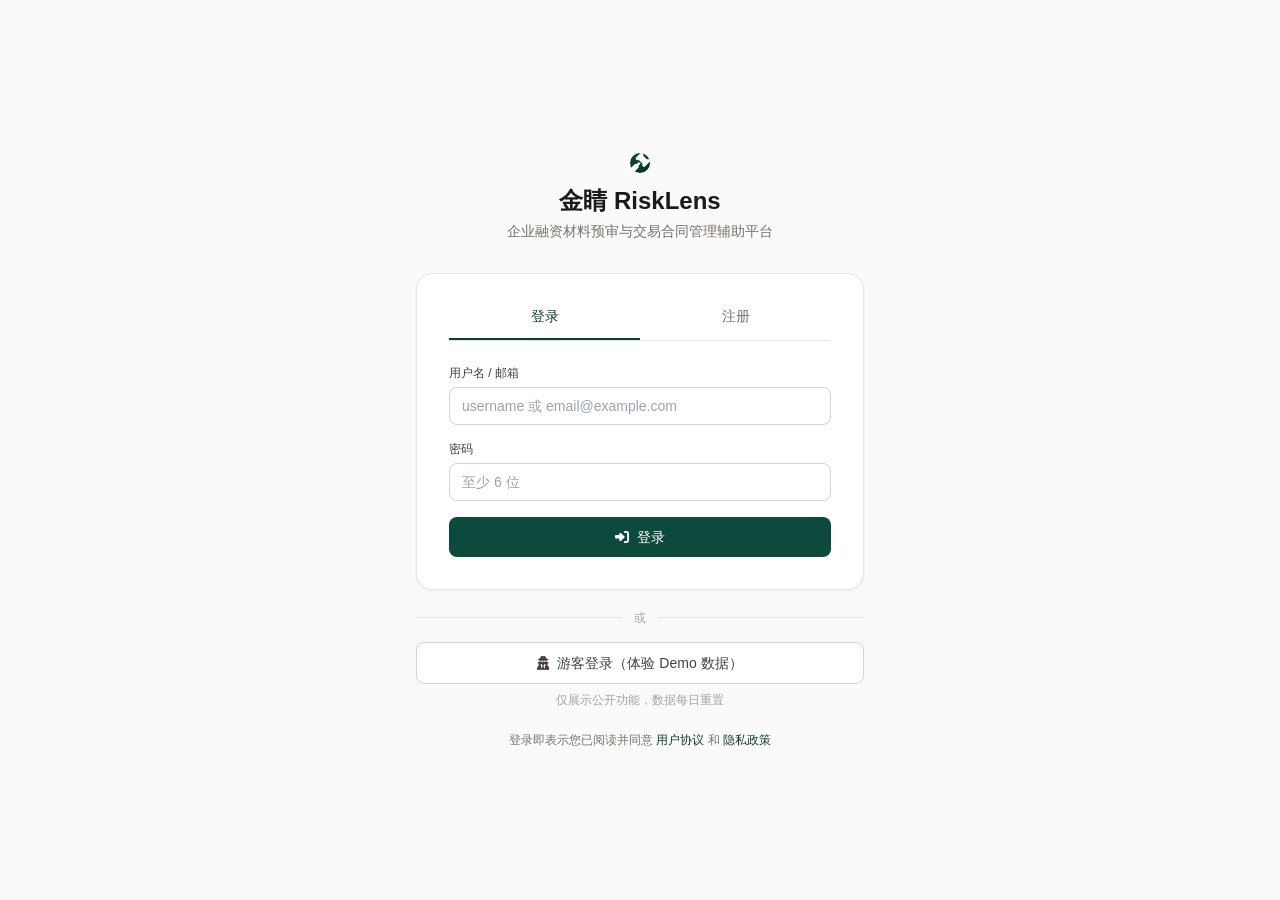
<file: application/frontend/pages/knowledge-base.html>
<!DOCTYPE html>
<html lang="zh-CN">
<head>
    <meta charset="UTF-8">
    <meta name="viewport" content="width=device-width, initial-scale=1.0">
    <title>规则与企业资料库 — 金睛</title>
    <link rel="stylesheet" href="../tailwind.min.css?v=20260828-ux-r6">
    <link rel="stylesheet" href="../app.css?v=20260828-ux-r6">
    <script>window.tailwind = window.tailwind || { config: {} };</script>
    <script src="../auth.js?v=20260828-ux-r6"></script>
    <link rel="stylesheet" href="https://cdnjs.cloudflare.com/ajax/libs/font-awesome/6.4.0/css/all.min.css">
    <script>
      tailwind.config = {
        theme: {
          extend: {
            colors: {
              brand: { 50: '#f0fdf4', 100: '#dcfce7', 500: '#0c4a3e', 600: '#0a3d33', 700: '#083029' },
              accent: { 500: '#d97706', 600: '#b45309' }
            },
            fontFamily: {
              sans: ['-apple-system', 'BlinkMacSystemFont', '"SF Pro Text"', '"PingFang SC"', '"Microsoft YaHei"', 'sans-serif']
            }
          }
        }
      }
    </script>
    <style>
        body { font-family: -apple-system, BlinkMacSystemFont, "SF Pro Text", "PingFang SC", "Microsoft YaHei", sans-serif; }
        .scrollbar-thin::-webkit-scrollbar { width: 6px; height: 6px; }
        .scrollbar-thin::-webkit-scrollbar-thumb { background: #d6d3d1; border-radius: 3px; }
    </style>
</head>
<body class="bg-stone-50 text-stone-900 antialiased">
    <div class="flex h-screen overflow-hidden">
        <!-- Sidebar -->
        <aside class="hidden md:flex w-60 bg-white border-r border-stone-200 flex-col">
            <div class="h-16 px-6 flex items-center border-b border-stone-200">
                <div>
                    <div class="font-semibold text-stone-900">金睛 RiskLens</div>
                    <div class="text-[10px] text-stone-500 tracking-wider">FINANCIAL RISK INTELLIGENCE</div>
                </div>
            </div>
            <nav class="flex-1 px-3 py-4 space-y-1 text-sm">
                <a href="../index.html" class="flex items-center gap-3 px-3 py-2 rounded-lg text-stone-600 hover:bg-stone-50"><i class="fa-solid fa-house w-4 text-stone-400"></i>工作台</a>
                <div class="px-3 pt-4 pb-1 text-[10px] font-semibold tracking-[0.14em] text-stone-400">企业金融服务</div>
                <a href="finance-precheck.html" class="flex items-center gap-3 px-3 py-2 rounded-lg text-stone-600 hover:bg-stone-50"><i class="fa-solid fa-list-check w-4 text-stone-400"></i>融资材料预审</a>
                <a href="case-list.html" class="flex items-center gap-3 px-3 py-2 rounded-lg text-stone-600 hover:bg-stone-50"><i class="fa-solid fa-briefcase w-4 text-stone-400"></i>企业风险事项</a>
                <a href="case-analysis.html" class="flex items-center gap-3 px-3 py-2 rounded-lg text-stone-600 hover:bg-stone-50"><i class="fa-solid fa-wand-magic-sparkles w-4 text-stone-400"></i>金融合规问答</a>
                <a href="case-search.html" class="flex items-center gap-3 px-3 py-2 rounded-lg text-stone-600 hover:bg-stone-50"><i class="fa-solid fa-magnifying-glass w-4 text-stone-400"></i>相似风险案例</a>
                <a href="knowledge-base.html" class="flex items-center gap-3 px-3 py-2 rounded-lg bg-stone-100 text-stone-900 font-medium"><i class="fa-solid fa-book-open w-4 text-stone-500"></i>规则与企业资料库</a>
                <a href="obsidian.html" class="flex items-center gap-3 px-3 py-2 rounded-lg text-stone-600 hover:bg-stone-50"><i class="fa-solid fa-feather w-4 text-stone-400"></i>企业资料同步</a>
                <div class="px-3 pt-4 pb-1 text-[10px] font-semibold tracking-[0.14em] text-stone-400">交易与合同管理</div>
                <a href="contract-review.html" class="flex items-center gap-3 px-3 py-2 rounded-lg text-stone-600 hover:bg-stone-50"><i class="fa-solid fa-file-contract w-4 text-stone-400"></i>交易合同审查</a>
                <a href="contract-workspace-preview.html" class="flex items-center gap-3 px-3 py-2 rounded-lg text-stone-600 hover:bg-stone-50"><i class="fa-solid fa-pen-to-square w-4 text-stone-400"></i>合同模板与起草</a>
            </nav>
            <div class="p-3 border-t border-stone-200">
                <div class="flex items-center justify-between gap-2 px-2 py-2">
                    <div class="min-w-0 truncate text-sm font-medium text-stone-900" data-user-display>已登录</div>
                    <button type="button" data-auth-logout class="text-xs text-stone-500 hover:text-rose-600">退出</button>
                </div>
            </div>
        </aside>

        <main class="flex-1 flex flex-col overflow-hidden">
            <header class="h-16 bg-white border-b border-stone-200 px-8 flex items-center gap-6">
                <h1 class="text-lg font-semibold text-stone-900">规则与企业资料库</h1>
                <span class="text-xs text-stone-500">管理法规、合同与本人上传的企业材料</span>
                <div class="flex-1"></div>
                <button id="search-btn" class="px-3 py-1.5 border border-stone-200 rounded-lg text-xs text-stone-700 hover:bg-stone-50">
                    <i class="fa-solid fa-magnifying-glass mr-1.5"></i>检索测试
                </button>
                <button id="upload-btn" class="px-3 py-1.5 bg-brand-500 text-white text-xs rounded-lg hover:bg-brand-600">
                    <i class="fa-solid fa-plus mr-1.5"></i>上传文档
                </button>
            </header>

            <div class="flex-1 overflow-y-auto scrollbar-thin">
                <div class="max-w-7xl mx-auto px-8 py-6">
                    <!-- 状态卡片 -->
                    <div class="grid grid-cols-3 gap-4 mb-6">
                        <div class="bg-white border border-stone-200 rounded-xl p-4">
                            <div class="flex items-center gap-3">
                                <div class="w-9 h-9 rounded-lg bg-brand-50 flex items-center justify-center">
                                    <i class="fa-solid fa-scale-balanced text-brand-500 text-sm"></i>
                                </div>
                                <div>
                                    <div class="text-lg font-semibold text-stone-900" id="stat-laws">--</div>
                                    <div class="text-xs text-stone-500">法律文档</div>
                                </div>
                            </div>
                        </div>
                        <div class="bg-white border border-stone-200 rounded-xl p-4">
                            <div class="flex items-center gap-3">
                                <div class="w-9 h-9 rounded-lg bg-amber-50 flex items-center justify-center">
                                    <i class="fa-solid fa-puzzle-piece text-accent-500 text-sm"></i>
                                </div>
                                <div>
                                    <div class="text-lg font-semibold text-stone-900" id="stat-chunks">--</div>
                                    <div class="text-xs text-stone-500">法律条文片段</div>
                                </div>
                            </div>
                        </div>
                        <div class="bg-white border border-stone-200 rounded-xl p-4">
                            <div class="flex items-center gap-3">
                                <div class="w-9 h-9 rounded-lg bg-stone-100 flex items-center justify-center">
                                    <i class="fa-solid fa-vector-square text-stone-600 text-sm"></i>
                                </div>
                                <div>
                                    <div class="text-lg font-semibold text-stone-900" id="stat-vectors">--</div>
                                    <div class="text-xs text-stone-500">向量索引</div>
                                </div>
                            </div>
                        </div>
                    </div>

                    <!-- 检索栏 -->
                    <div class="bg-white border border-stone-200 rounded-xl p-4 mb-4">
                        <!-- 知识库分类 Tab -->
                        <div class="flex items-center gap-1 mb-3 border-b border-stone-200">
                            <button class="cat-tab px-4 py-2 text-sm font-medium border-b-2 border-brand-500 text-brand-600" data-cat="all">
                                <i class="fa-solid fa-layer-group mr-1.5"></i>全部
                            </button>
                            <button class="cat-tab px-4 py-2 text-sm font-medium border-b-2 border-transparent text-stone-500 hover:text-stone-700" data-cat="law">
                                <i class="fa-solid fa-scale-balanced mr-1.5"></i>法律
                                <span class="ml-1 text-[10px] px-1.5 py-0.5 bg-blue-50 text-blue-700 rounded" id="count-law">--</span>
                            </button>
                            <button class="cat-tab px-4 py-2 text-sm font-medium border-b-2 border-transparent text-stone-500 hover:text-stone-700" data-cat="case">
                                <i class="fa-solid fa-gavel mr-1.5"></i>案例
                                <span class="ml-1 text-[10px] px-1.5 py-0.5 bg-amber-50 text-amber-700 rounded" id="count-case">--</span>
                            </button>
                        </div>
                        <div class="flex items-center gap-3">
                            <div class="flex-1 relative">
                                <i class="fa-solid fa-magnifying-glass absolute left-3 top-1/2 -translate-y-1/2 text-stone-400 text-sm"></i>
                                <input id="search-input" type="text" placeholder="搜索法条/案例，如「合同解除」「房贷逾期」「期货强行平仓」..." class="w-full pl-10 pr-4 py-2 bg-stone-50 border border-stone-200 rounded-lg text-sm focus:outline-none focus:ring-2 focus:ring-brand-500/20 focus:border-brand-500">
                            </div>
                            <button id="do-search" class="px-4 py-2 bg-brand-500 text-white text-sm rounded-lg hover:bg-brand-600">
                                搜索
                            </button>
                        </div>
                        <div id="search-results" class="mt-3 hidden"></div>
                    </div>

                    <!-- 来源过滤 -->
                    <div class="flex items-center gap-2 mb-4">
                        <button class="source-filter px-3 py-1.5 bg-stone-900 text-white text-xs rounded-lg" data-source="">全部</button>
                        <button class="source-filter px-3 py-1.5 bg-white border border-stone-200 text-stone-700 text-xs rounded-lg hover:bg-stone-50" data-source="seed">种子</button>
                        <button class="source-filter px-3 py-1.5 bg-white border border-stone-200 text-stone-700 text-xs rounded-lg hover:bg-stone-50" data-source="upload">上传</button>
                        <button class="source-filter px-3 py-1.5 bg-white border border-stone-200 text-stone-700 text-xs rounded-lg hover:bg-stone-50" data-source="obsidian">Obsidian</button>
                    </div>

                    <!-- 文档列表 -->
                    <div class="bg-white border border-stone-200 rounded-xl overflow-hidden">
                        <div class="px-6 py-4 border-b border-stone-200 flex items-center justify-between">
                            <h2 class="font-semibold text-stone-900">已入库文档</h2>
                            <span class="text-xs text-stone-500" id="doc-total">--</span>
                        </div>
                        <div id="doc-list" class="divide-y divide-stone-100">
                            <div class="px-6 py-8 text-center text-sm text-stone-500">加载中...</div>
                        </div>
                    </div>
                </div>
            </div>
        </main>
    </div>

    <!-- 预览弹窗 -->
    <div id="preview-modal" class="hidden fixed inset-0 bg-stone-900/60 z-50 flex items-center justify-center p-4">
        <div class="bg-white rounded-xl max-w-3xl w-full max-h-[85vh] flex flex-col">
            <div class="px-6 py-4 border-b border-stone-200 flex items-center justify-between">
                <div>
                    <h3 class="text-lg font-semibold text-stone-900" id="preview-title">文档预览</h3>
                    <p class="text-xs text-stone-500 mt-0.5" id="preview-meta">--</p>
                </div>
                <button onclick="closePreview()" class="text-stone-400 hover:text-stone-600 p-1">
                    <i class="fa-solid fa-xmark text-lg"></i>
                </button>
            </div>
            <div class="flex-1 overflow-y-auto scrollbar-thin px-6 py-5">
                <pre id="preview-content" class="text-sm text-stone-700 whitespace-pre-wrap font-sans leading-relaxed">加载中...</pre>
            </div>
            <div class="px-6 py-3 border-t border-stone-200 flex items-center justify-between bg-stone-50">
                <span class="text-xs text-stone-500" id="preview-footer">--</span>
                <button onclick="closePreview()" class="px-4 py-1.5 bg-brand-500 text-white text-xs rounded-lg hover:bg-brand-600">关闭</button>
            </div>
        </div>
    </div>

    <!-- 上传弹窗 -->
    <div id="upload-modal" class="hidden fixed inset-0 bg-stone-900/50 z-50 flex items-center justify-center p-4">
        <div class="bg-white rounded-xl max-w-md w-full p-6">
            <h3 class="text-lg font-semibold text-stone-900 mb-4">上传资料</h3>
            <form id="upload-form">
                <div class="mb-4">
                    <label class="block text-xs font-medium text-stone-700 mb-1.5">选择文件 (PDF / Word / Markdown / TXT)</label>
                    <input type="file" id="file-input" name="file" accept=".pdf,.docx,.md,.markdown,.txt" required class="w-full text-sm text-stone-700 file:mr-3 file:py-2 file:px-3 file:rounded-lg file:border-0 file:bg-stone-100 file:text-stone-700 hover:file:bg-stone-200">
                </div>
                <div class="mb-4">
                    <label class="block text-xs font-medium text-stone-700 mb-1.5">资料名称或法规名称（可选）</label>
                    <input type="text" id="law-name-input" placeholder="如：2025年度财务报表、中华人民共和国民法典" class="w-full px-3 py-2 bg-stone-50 border border-stone-200 rounded-lg text-sm focus:outline-none focus:border-brand-500">
                </div>
                <div id="upload-status" class="hidden mb-4 p-3 rounded-lg text-xs"></div>
                <div class="flex justify-end gap-2">
                    <button type="button" id="cancel-upload" class="px-4 py-2 border border-stone-200 text-stone-700 text-sm rounded-lg hover:bg-stone-50">取消</button>
                    <button type="submit" id="submit-upload" class="px-4 py-2 bg-brand-500 text-white text-sm rounded-lg hover:bg-brand-600">
                        <i class="fa-solid fa-cloud-arrow-up mr-1.5"></i>上传并入库
                    </button>
                </div>
            </form>
        </div>
    </div>

    <div id="rename-modal" class="hidden fixed inset-0 bg-stone-900/50 z-50 items-center justify-center p-4" role="dialog" aria-modal="true" aria-labelledby="rename-title">
        <form id="rename-form" class="w-full max-w-md rounded-xl bg-white p-6 shadow-xl">
            <h3 id="rename-title" class="text-lg font-semibold text-stone-900">重命名私有文档</h3>
            <input id="rename-doc-name" class="mt-4 w-full rounded-lg border border-stone-200 bg-stone-50 px-3 py-2 text-sm" maxlength="180" required>
            <p id="rename-error" class="mt-2 hidden text-xs text-rose-600"></p>
            <div class="mt-5 flex justify-end gap-3"><button type="button" id="cancel-rename" class="rounded-lg border border-stone-200 px-4 py-2 text-sm">取消</button><button type="submit" class="rounded-lg bg-brand-500 px-4 py-2 text-sm text-white">保存名称</button></div>
        </form>
    </div>

    <div id="delete-modal" class="hidden fixed inset-0 bg-stone-900/50 z-50 items-center justify-center p-4" role="dialog" aria-modal="true" aria-labelledby="delete-title">
        <div class="w-full max-w-md rounded-xl bg-white p-6 shadow-xl"><h3 id="delete-title" class="text-lg font-semibold text-stone-900">删除私有文档？</h3><p class="mt-2 text-sm text-stone-600">将删除原始文件及其向量索引；此操作不可撤销。</p><p id="delete-error" class="mt-2 hidden text-xs text-rose-600"></p><div class="mt-5 flex justify-end gap-3"><button type="button" id="cancel-delete" class="rounded-lg border border-stone-200 px-4 py-2 text-sm">取消</button><button type="button" id="confirm-delete" class="rounded-lg bg-rose-700 px-4 py-2 text-sm text-white">删除</button></div></div>
    </div>

    <script>
        const pathPrefix = window.location.pathname.match(/^\/(risklens|legallens)\//);
        const API_BASE = pathPrefix ? `/${pathPrefix[1]}` : "";

        // 加载文档列表后，处理 ?preview=docId 直接打开预览
        (function() {
            const params = new URLSearchParams(window.location.search);
            const previewId = params.get('preview');
            if (previewId) {
                setTimeout(() => previewDoc(previewId), 1500);
            }
        })();

        let loadedDocs = [];

        // 加载文档列表
        async function loadDocs(source = '') {
            const url = source
                ? `${API_BASE}/api/knowledge/documents?source=${source}&limit=500`
                : `${API_BASE}/api/knowledge/documents?limit=500`;
            try {
                const res = await fetch(url);
                const docs = await res.json();
                loadedDocs = docs;
                renderDocs(docs);
            } catch (e) {
                document.getElementById('doc-list').innerHTML = '<div class="px-6 py-8 text-center text-rose-500 text-sm">加载失败</div>';
            }
        }

        function renderDocs(docs) {
            const container = document.getElementById('doc-list');
            document.getElementById('doc-total').textContent = `共 ${docs.length} 个文档`;
            if (docs.length === 0) {
                container.innerHTML = `
                    <div class="px-6 py-12 text-center">
                        <i class="fa-solid fa-folder-open text-3xl text-stone-300 mb-3"></i>
                        <p class="text-sm text-stone-500">知识库是空的</p>
                        <button onclick="document.getElementById('upload-btn').click()" class="mt-3 px-4 py-2 bg-brand-500 text-white text-xs rounded-lg hover:bg-brand-600">
                            <i class="fa-solid fa-plus mr-1.5"></i>上传第一份文档
                        </button>
                    </div>
                `;
                return;
            }
            container.innerHTML = docs.map(d => {
                const sourceLabel = d.source === 'seed' ? '种子' : d.source === 'obsidian' ? 'Obsidian' : d.source === 'upload' ? '上传' : d.source;
                const sourceColor = d.source === 'seed' ? 'bg-blue-50 text-blue-700' : d.source === 'obsidian' ? 'bg-purple-50 text-purple-700' : 'bg-stone-100 text-stone-700';
                const icon = d.source === 'obsidian' ? 'fa-feather' : 'fa-file-lines';
                const statusColor = d.status === 'ready' ? 'bg-emerald-50 text-emerald-700' : d.status === 'failed' ? 'bg-rose-50 text-rose-700' : 'bg-amber-50 text-amber-700';
                // Phase 2: 显示官方源链接
                const hasSource = !!d.source_url;
                const sourceBtn = hasSource
                    ? `<a href="${escapeHtml(d.source_url)}" target="_blank" rel="noopener" class="text-stone-400 hover:text-blue-600 p-1" title="查看官方源: ${escapeHtml(d.source_url)}">
                           <i class="fa-solid fa-link text-xs"></i>
                       </a>`
                    : '';
                const sourceBadge = hasSource
                    ? `<span class="px-1.5 py-0.5 bg-emerald-50 text-emerald-700 rounded flex items-center gap-1" title="${escapeHtml(d.publisher || '官方源')}">
                           <i class="fa-solid fa-check-circle"></i>官方源
                       </span>`
                    : '';
                const versionBadge = d.law_status
                    ? `<span class="px-1.5 py-0.5 bg-amber-50 text-amber-700 rounded" title="${escapeHtml(d.law_status)}">${escapeHtml(d.law_status.length > 14 ? d.law_status.slice(0, 14) + '…' : d.law_status)}</span>`
                    : '';
                const ownerActions = d.is_owner
                    ? `<a href="${API_BASE}/api/knowledge/documents/${encodeURIComponent(d.id)}/download" class="text-stone-400 hover:text-brand-500 p-1" title="下载原始文件"><i class="fa-solid fa-download text-xs"></i></a><button onclick="openRenameDoc('${d.id}', '${escapeHtml(d.name).replace(/'/g, '&#39;')}')" class="text-stone-400 hover:text-brand-500 p-1" title="重命名"><i class="fa-solid fa-pen text-xs"></i></button><button onclick="deleteDoc('${d.id}')" class="text-stone-400 hover:text-rose-600 p-1" title="删除"><i class="fa-solid fa-trash text-xs"></i></button>`
                    : '';
                return `
                    <div class="px-6 py-4 hover:bg-stone-50">
                        <div class="flex items-center justify-between">
                            <div class="flex items-center gap-3 flex-1 min-w-0">
                                <div class="w-9 h-9 rounded-lg bg-stone-100 flex items-center justify-center">
                                    <i class="fa-solid ${icon} text-stone-500 text-sm"></i>
                                </div>
                                <div class="flex-1 min-w-0">
                                    <div class="text-sm font-medium text-stone-900 truncate">${escapeHtml(d.name)}</div>
                                    <div class="flex items-center gap-2 mt-1 text-[11px] text-stone-500 flex-wrap">
                                        <span class="px-1.5 py-0.5 ${sourceColor} rounded">${sourceLabel}</span>
                                        ${sourceBadge}
                                        ${versionBadge}
                                        <span>${d.chunks_count} chunks</span>
                                        <span>${formatSize(d.size)}</span>
                                        <span>${formatTime(d.uploaded_at)}</span>
                                    </div>
                                    ${d.error ? `<div class="text-[11px] text-rose-600 mt-1">${escapeHtml(d.error)}</div>` : ''}
                                </div>
                            </div>
                            <div class="flex items-center gap-2">
                                <span class="text-[10px] px-2 py-0.5 ${statusColor} rounded">${d.status}</span>
                                ${sourceBtn}
                                <button onclick="previewDoc('${d.id}')" class="text-stone-400 hover:text-brand-500 p-1" title="预览内容">
                                    <i class="fa-solid fa-eye text-xs"></i>
                                </button>
                                ${ownerActions}
                            </div>
                        </div>
                    </div>
                `;
            }).join('');
        }

        let deleteDocId = null;
        function deleteDoc(id) {
            deleteDocId = id;
            document.getElementById('delete-error').classList.add('hidden');
            document.getElementById('delete-modal').classList.remove('hidden');
            document.getElementById('delete-modal').classList.add('flex');
        }
        function closeDeleteDoc() {
            document.getElementById('delete-modal').classList.add('hidden');
            document.getElementById('delete-modal').classList.remove('flex');
            deleteDocId = null;
        }
        document.getElementById('cancel-delete').addEventListener('click', closeDeleteDoc);
        document.getElementById('confirm-delete').addEventListener('click', async () => {
            try {
                const res = await fetch(`${API_BASE}/api/knowledge/documents/${encodeURIComponent(deleteDocId)}`, { method: 'DELETE' });
                if (!res.ok) throw new Error('删除失败');
                closeDeleteDoc();
                loadDocs();
                loadStats();
            } catch (e) {
                const errorEl = document.getElementById('delete-error');
                errorEl.textContent = '删除失败，请稍后重试。';
                errorEl.classList.remove('hidden');
            }
        });

        let renameDocId = null;
        function openRenameDoc(id, name) {
            renameDocId = id;
            document.getElementById('rename-doc-name').value = name;
            document.getElementById('rename-error').classList.add('hidden');
            document.getElementById('rename-modal').classList.remove('hidden');
            document.getElementById('rename-modal').classList.add('flex');
            document.getElementById('rename-doc-name').focus();
        }
        function closeRenameDoc() {
            document.getElementById('rename-modal').classList.add('hidden');
            document.getElementById('rename-modal').classList.remove('flex');
            renameDocId = null;
        }
        document.getElementById('cancel-rename').addEventListener('click', closeRenameDoc);
        document.getElementById('rename-form').addEventListener('submit', async (event) => {
            event.preventDefault();
            const name = document.getElementById('rename-doc-name').value.trim();
            try {
                const res = await fetch(`${API_BASE}/api/knowledge/documents/${encodeURIComponent(renameDocId)}`, { method: 'PATCH', headers: { 'Content-Type': 'application/json' }, body: JSON.stringify({ name }) });
                if (!res.ok) throw new Error('保存失败');
                closeRenameDoc();
                loadDocs();
            } catch (error) {
                const errorEl = document.getElementById('rename-error');
                errorEl.textContent = '重命名失败，请稍后重试。';
                errorEl.classList.remove('hidden');
            }
        });

        // 加载状态
        async function loadStats() {
            try {
                const res = await fetch(`${API_BASE}/api/health`);
                const data = await res.json();
                document.getElementById('stat-laws').textContent = data.doc_count;
                document.getElementById('stat-vectors').textContent = data.vector_count.toLocaleString();
                let totalChunks = 0;
                const docsRes = await fetch(`${API_BASE}/api/knowledge/documents?limit=500`);
                const docs = await docsRes.json();
                totalChunks = docs.reduce((sum, d) => sum + (d.chunks_count || 0), 0);
                document.getElementById('stat-chunks').textContent = totalChunks.toLocaleString();
                // 知识库分类统计
                await loadCategoryCount();
            } catch (e) {
                console.warn(e);
            }
        }

        // 分类统计
        async function loadCategoryCount() {
            try {
                // 法律: legal_knowledge collection 向量数
                const lawRes = await fetch(`${API_BASE}/api/knowledge/search?query=法律&top_k=1`, { method: 'POST' });
                // 案例: 单独调 cases search
                const caseRes = await fetch(`${API_BASE}/api/cases/search`, {
                    method: 'POST',
                    headers: { 'Content-Type': 'application/json' },
                    body: JSON.stringify({ query: '案例', top_k: 1 })
                });
                // 用 health 的 vector_count 显示总法规数
                const healthRes = await fetch(`${API_BASE}/api/health`);
                const h = await healthRes.json();
                document.getElementById('count-law').textContent = h.vector_count;
                // 案例数: SQLite 里的 documents 数 - 法规数 约等于 案例数
                const docsRes = await fetch(`${API_BASE}/api/knowledge/documents?limit=500`);
                const docs = await docsRes.json();
                const caseCount = docs.filter(d => d.metadata?.file_type === 'case' || d.metadata?.category === 'case').length;
                document.getElementById('count-case').textContent = caseCount || 60;
            } catch (e) {
                console.warn('分类统计失败', e);
            }
        }

        // 分类 Tab 切换
        let currentCategory = 'all';
        document.querySelectorAll('.cat-tab').forEach(btn => {
            btn.addEventListener('click', () => {
                document.querySelectorAll('.cat-tab').forEach(b => {
                    b.classList.remove('border-brand-500', 'text-brand-600');
                    b.classList.add('border-transparent', 'text-stone-500');
                });
                btn.classList.remove('border-transparent', 'text-stone-500');
                btn.classList.add('border-brand-500', 'text-brand-600');
                currentCategory = btn.dataset.cat;
                // 重新触发检索
                const q = document.getElementById('search-input').value.trim();
                if (q) doSearch();
            });
        });

        // 检索
        async function doSearch() {
            const q = document.getElementById('search-input').value.trim();
            if (!q) return;
            const resultsDiv = document.getElementById('search-results');
            resultsDiv.classList.remove('hidden');
            resultsDiv.innerHTML = '<div class="text-center text-xs text-stone-500 py-4">检索中...</div>';

            // 根据 currentCategory 选择 API
            const isCaseTab = currentCategory === 'case';
            const tabLabel = currentCategory === 'law' ? '法律' : currentCategory === 'case' ? '案例' : '全部';

            try {
                let allResults = [];
                if (isCaseTab) {
                    // 只查案例库
                    const res = await fetch(`${API_BASE}/api/cases/search`, {
                        method: 'POST',
                        headers: { 'Content-Type': 'application/json' },
                        body: JSON.stringify({ query: q, top_k: 5 })
                    });
                    const data = await res.json();
                    allResults = (data.results || []).map(r => ({
                        category: 'case',
                        law_name: r.case_no || '',
                        article_no: r.cause || '',
                        title: r.title || '',
                        text: r.snippet || '',
                        score: r.score || 0,
                        case_id: r.case_id,
                        court: r.court,
                        judgment_date: r.judgment_date,
                    }));
                } else {
                    // 全部或只查法律 → 调 knowledge/search
                    const res = await fetch(`${API_BASE}/api/knowledge/search?query=${encodeURIComponent(q)}&top_k=8`, { method: 'POST' });
                    const data = await res.json();
                    allResults = (data.results || []).map(r => ({
                        category: r.category || 'law',
                        law_name: r.law_name || '',
                        article_no: r.article_no || '',
                        title: '',
                        text: r.text || '',
                        score: r.score || 0,
                        doc_id: r.doc_id || r.metadata?.doc_id || '',
                    }));
                }

                const matchedDocIds = new Set(allResults.map(r => r.doc_id).filter(Boolean));
                const matchedDocs = matchedDocIds.size
                    ? loadedDocs.filter(doc => matchedDocIds.has(doc.id))
                    : [];
                renderDocs(matchedDocs);
                document.getElementById('doc-total').textContent = `检索关联 ${matchedDocs.length} 个文档`;

                if (allResults.length === 0) {
                    resultsDiv.innerHTML = `<div class="text-center text-xs text-stone-500 py-4">${tabLabel}库未检索到结果</div>`;
                    return;
                }

                // 按 category 分组展示
                const lawResults = allResults.filter(r => r.category === 'law');
                const caseResults = allResults.filter(r => r.category === 'case');

                let html = `<div class="text-xs text-stone-500 mb-2">检索到 ${allResults.length} 条结果（${tabLabel}）</div><div class="space-y-2">`;

                if (lawResults.length > 0) {
                    html += `<div class="text-[10px] uppercase tracking-wider text-blue-600 mt-2 mb-1"><i class="fa-solid fa-scale-balanced"></i> 法律 (${lawResults.length})</div>`;
                    html += lawResults.slice(0, 5).map(r => `
                        <div class="p-3 border-l-2 border-blue-400 bg-blue-50/30 rounded-r-lg">
                            <div class="flex items-center justify-between mb-1">
                                <div class="text-xs font-medium text-stone-900">${escapeHtml(r.law_name || '')} · ${escapeHtml(r.article_no || '')}</div>
                                <span class="text-[10px] px-1.5 py-0.5 bg-blue-100 text-blue-700 rounded">法律</span>
                            </div>
                            <p class="text-xs text-stone-600 line-clamp-3 legal-text">${escapeHtml(r.text)}</p>
                            <div class="text-[10px] text-stone-400 mt-1">相关度 ${(r.score * 100).toFixed(0)}%</div>
                        </div>
                    `).join('');
                }

                if (caseResults.length > 0) {
                    html += `<div class="text-[10px] uppercase tracking-wider text-amber-600 mt-3 mb-1"><i class="fa-solid fa-gavel"></i> 案例 (${caseResults.length})</div>`;
                    html += caseResults.slice(0, 5).map(r => `
                        <div class="p-3 border-l-2 border-amber-400 bg-amber-50/30 rounded-r-lg">
                            <div class="flex items-center justify-between mb-1">
                                <div class="text-xs font-medium text-stone-900">${escapeHtml(r.law_name || '')} - ${escapeHtml(r.title || '')}</div>
                                <span class="text-[10px] px-1.5 py-0.5 bg-amber-100 text-amber-700 rounded">案例</span>
                            </div>
                            <p class="text-xs text-stone-600 line-clamp-3 legal-text">${escapeHtml(r.text)}</p>
                            <div class="text-[10px] text-stone-400 mt-1">${escapeHtml(r.court || '')} · ${escapeHtml(r.judgment_date || '')} · 相关度 ${(r.score * 100).toFixed(0)}%</div>
                        </div>
                    `).join('');
                }

                html += '</div>';
                resultsDiv.innerHTML = html;
            } catch (e) {
                resultsDiv.innerHTML = `<div class="text-rose-500 text-xs">检索失败: ${e.message}</div>`;
            }
        }

        // 上传
        document.getElementById('upload-btn').addEventListener('click', () => {
            document.getElementById('upload-modal').classList.remove('hidden');
        });
        document.getElementById('cancel-upload').addEventListener('click', () => {
            document.getElementById('upload-modal').classList.add('hidden');
        });
        document.getElementById('upload-form').addEventListener('submit', async (e) => {
            e.preventDefault();
            const file = document.getElementById('file-input').files[0];
            const lawName = document.getElementById('law-name-input').value.trim();
            if (!file) return;

            const formData = new FormData();
            formData.append('file', file);
            formData.append('source', 'upload');
            if (lawName) formData.append('law_name', lawName);

            const status = document.getElementById('upload-status');
            const btn = document.getElementById('submit-upload');
            btn.disabled = true;
            btn.innerHTML = '<i class="fa-solid fa-spinner fa-spin mr-1.5"></i>处理中...';
            status.classList.remove('hidden');
            status.className = 'mb-4 p-3 rounded-lg text-xs bg-blue-50 text-blue-900';
            status.innerHTML = '<i class="fa-solid fa-spinner fa-spin mr-1"></i>正在解析 + Embedding + 入库，请稍候...';

            try {
                const res = await fetch(`${API_BASE}/api/knowledge/upload`, {
                    method: 'POST',
                    body: formData,
                });
                if (!res.ok) throw new Error(await res.text());
                const data = await res.json();
                status.className = 'mb-4 p-3 rounded-lg text-xs bg-emerald-50 text-emerald-900';
                status.innerHTML = `<i class="fa-solid fa-check mr-1"></i>入库成功！${data.chunks_count} 个 chunks`;
                setTimeout(() => {
                    document.getElementById('upload-modal').classList.add('hidden');
                    document.getElementById('upload-form').reset();
                    status.classList.add('hidden');
                    loadDocs();
                    loadStats();
                }, 1500);
            } catch (e) {
                status.className = 'mb-4 p-3 rounded-lg text-xs bg-rose-50 text-rose-900';
                status.innerHTML = `<i class="fa-solid fa-exclamation mr-1"></i>失败: ${e.message}`;
            } finally {
                btn.disabled = false;
                btn.innerHTML = '<i class="fa-solid fa-cloud-arrow-up mr-1.5"></i>上传并入库';
            }
        });

        // 来源过滤
        document.querySelectorAll('.source-filter').forEach(btn => {
            btn.addEventListener('click', () => {
                document.querySelectorAll('.source-filter').forEach(b => {
                    b.classList.remove('bg-stone-900', 'text-white');
                    b.classList.add('bg-white', 'border', 'border-stone-200', 'text-stone-700');
                });
                btn.classList.add('bg-stone-900', 'text-white');
                btn.classList.remove('bg-white', 'border', 'border-stone-200', 'text-stone-700');
                loadDocs(btn.dataset.source);
            });
        });

        document.getElementById('search-btn').addEventListener('click', doSearch);
        document.getElementById('do-search').addEventListener('click', doSearch);
        document.getElementById('search-input').addEventListener('keypress', (e) => {
            if (e.key === 'Enter') doSearch();
        });

        function formatSize(bytes) {
            if (!bytes) return '-';
            if (bytes < 1024) return bytes + ' B';
            if (bytes < 1024*1024) return (bytes/1024).toFixed(1) + ' KB';
            return (bytes/1024/1024).toFixed(1) + ' MB';
        }
        function formatTime(iso) {
            if (!iso) return '-';
            const d = new Date(iso);
            const now = new Date();
            const diff = (now - d) / 1000;
            if (diff < 60) return '刚刚';
            if (diff < 3600) return Math.floor(diff/60) + ' 分钟前';
            if (diff < 86400) return Math.floor(diff/3600) + ' 小时前';
            return d.toLocaleDateString('zh-CN');
        }
        function escapeHtml(s) {
            if (!s) return '';
            return String(s).replace(/[&<>"']/g, m => ({'&':'&amp;','<':'&lt;','>':'&gt;','"':'&quot;',"'":'&#39;'}[m]));
        }

        // 文档预览
        async function previewDoc(id) {
            const modal = document.getElementById('preview-modal');
            const titleEl = document.getElementById('preview-title');
            const metaEl = document.getElementById('preview-meta');
            const contentEl = document.getElementById('preview-content');
            const footerEl = document.getElementById('preview-footer');

            titleEl.textContent = '加载中...';
            metaEl.textContent = '';
            contentEl.textContent = '加载中...';
            footerEl.textContent = '';
            modal.classList.remove('hidden');

            try {
                const res = await fetch(`${API_BASE}/api/knowledge/documents/${id}?preview=true&preview_chars=1500`);
                if (!res.ok) throw new Error(`HTTP ${res.status}`);
                const data = await res.json();
                titleEl.textContent = data.name;
                const meta = data.metadata || {};
                const lawName = meta.law_name || data.name.replace(/\.md$|\.docx$|\.pdf$|\.txt$/i, '');
                // Phase 2: 元数据 + 官方源链接
                const sourceLink = data.source_url
                    ? `<a href="${escapeHtml(data.source_url)}" target="_blank" rel="noopener" class="text-blue-600 hover:underline inline-flex items-center gap-1">
                            <i class="fa-solid fa-external-link-alt text-[10px]"></i>${escapeHtml(data.source_url.length > 50 ? data.source_url.slice(0, 50) + '…' : data.source_url)}
                        </a>`
                    : '<span class="text-stone-400">无官方源</span>';
                const versionInfo = data.law_status ? ` · 版本: <span class="text-amber-700">${escapeHtml(data.law_status)}</span>` : '';
                const decreeInfo = data.decree ? ` · ${escapeHtml(data.decree)}` : '';
                metaEl.innerHTML = `法律: <span class="text-stone-700 font-medium">${escapeHtml(lawName)}</span> · 来源: ${data.source} · 官方源: ${sourceLink}${versionInfo}${decreeInfo}`;

                if (data.preview) {
                    const p = data.preview;
                    contentEl.textContent = p.text || '(无内容)';
                    const truncatedHint = p.is_truncated
                        ? `（已截断，共 ${p.total_chars.toLocaleString()} 字符，仅显示前 ${p.truncated_at} 字符）`
                        : `（共 ${p.total_chars.toLocaleString()} 字符，已全部显示）`;
                    footerEl.textContent = `${lawName} · ${p.total_chars.toLocaleString()} 字符${truncatedHint}`;
                } else {
                    contentEl.textContent = '(该文件无预览内容)';
                    footerEl.textContent = lawName;
                }
            } catch (e) {
                contentEl.textContent = `预览失败: ${e.message}`;
                titleEl.textContent = '加载失败';
            }
        }

        function closePreview() {
            document.getElementById('preview-modal').classList.add('hidden');
        }

        // ESC 关闭预览
        document.addEventListener('keydown', (e) => {
            if (e.key === 'Escape') closePreview();
        });

        loadDocs();
        loadStats();
    </script>
</body>
</html>
</file>
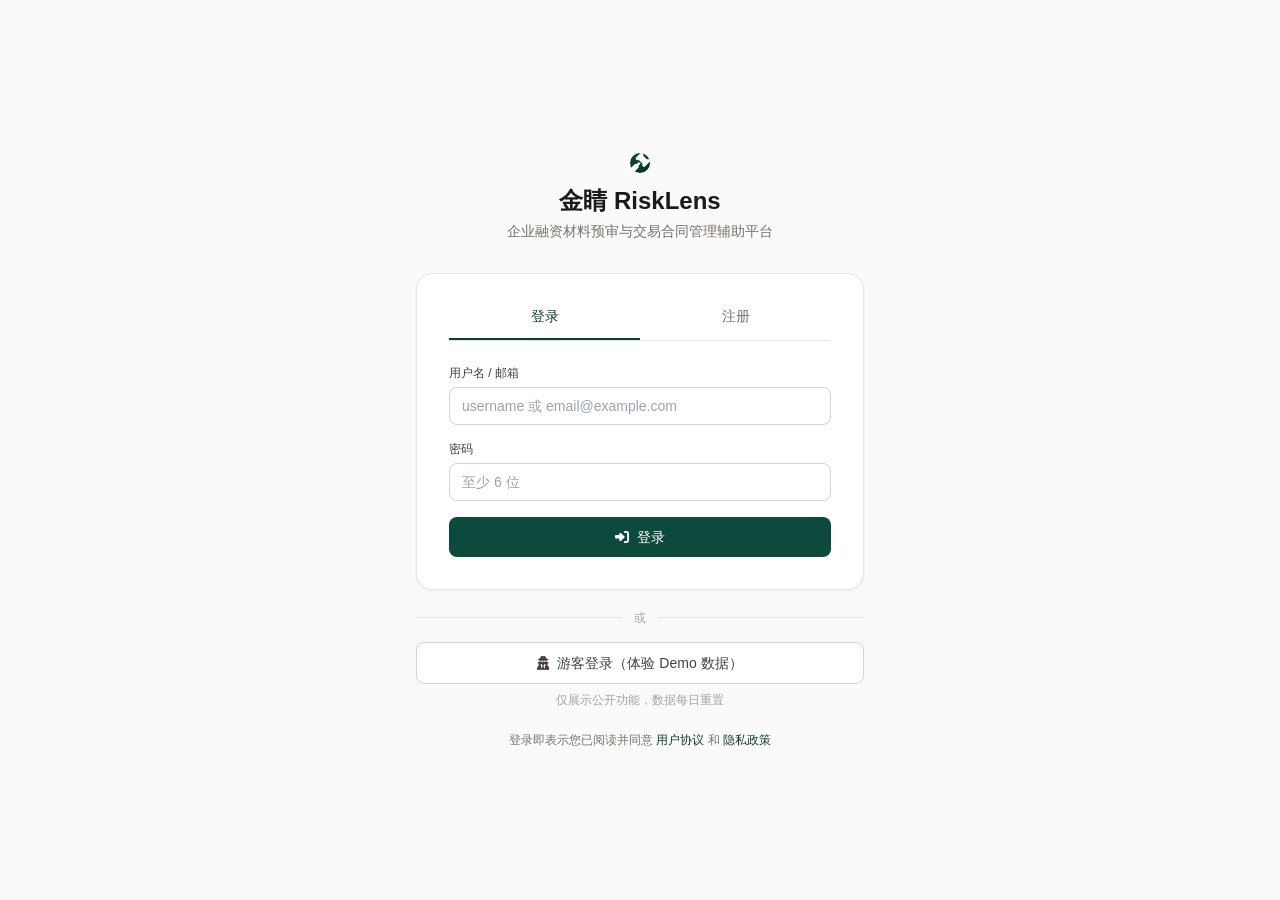
<file: application/frontend/pages/login.html>
<!DOCTYPE html>
<html lang="zh-CN">
<head>
    <meta charset="UTF-8">
    <meta name="viewport" content="width=device-width, initial-scale=1.0">
    <title>登录 — 金睛 RiskLens</title>
    <link rel="stylesheet" href="../tailwind.min.css?v=20260903-r2">
    <link rel="stylesheet" href="../app.css?v=20260903-r2">
    <link rel="stylesheet" href="https://cdnjs.cloudflare.com/ajax/libs/font-awesome/6.4.0/css/all.min.css">
    <style>
        body { font-family: -apple-system, BlinkMacSystemFont, "SF Pro Text", "PingFang SC", "Microsoft YaHei", sans-serif; }
    </style>
</head>
<body class="bg-stone-50 min-h-screen flex items-center justify-center p-4">
    <div class="w-full max-w-md">
        <!-- Logo + 标题 -->
        <div class="text-center mb-8">
            <div class="inline-flex items-center justify-center w-14 h-14 rounded-xl bg-gradient-to-br from-brand-500 to-brand-700 mb-3">
                <i class="fa-solid fa-gavel text-white text-xl"></i>
            </div>
            <h1 class="text-2xl font-semibold text-stone-900">金睛 RiskLens</h1>
            <p class="text-sm text-stone-500 mt-1">企业融资材料预审与交易合同管理辅助平台</p>
        </div>

        <!-- 卡片 -->
        <div class="bg-white rounded-2xl shadow-sm border border-stone-200 p-8">
            <!-- 切换 tab -->
            <div class="flex border-b border-stone-200 mb-6">
                <button id="tab-login" class="flex-1 pb-3 text-sm font-medium text-brand-600 border-b-2 border-brand-600">
                    登录
                </button>
                <button id="tab-register" class="flex-1 pb-3 text-sm font-medium text-stone-500 hover:text-stone-700 border-b-2 border-transparent">
                    注册
                </button>
            </div>

            <!-- 错误提示 -->
            <div id="error-msg" class="hidden mb-4 px-3 py-2 bg-rose-50 border border-rose-200 text-rose-700 text-sm rounded-lg"></div>

            <!-- 登录表单 -->
            <form id="login-form" class="space-y-4">
                <div>
                    <label class="block text-xs font-medium text-stone-700 mb-1.5">用户名 / 邮箱</label>
                    <input type="text" name="username" required
                           class="w-full px-3 py-2 border border-stone-300 rounded-lg text-sm focus:outline-none focus:ring-2 focus:ring-brand-500/20 focus:border-brand-500"
                           placeholder="username 或 email@example.com">
                </div>
                <div>
                    <label class="block text-xs font-medium text-stone-700 mb-1.5">密码</label>
                    <input type="password" name="password" required minlength="6"
                           class="w-full px-3 py-2 border border-stone-300 rounded-lg text-sm focus:outline-none focus:ring-2 focus:ring-brand-500/20 focus:border-brand-500"
                           placeholder="至少 6 位">
                </div>
                <button type="submit" id="login-btn"
                        class="w-full py-2.5 bg-brand-500 text-white text-sm font-medium rounded-lg hover:bg-brand-600 flex items-center justify-center gap-2">
                    <i class="fa-solid fa-right-to-bracket"></i>登录
                </button>
            </form>

            <!-- 注册表单 -->
            <form id="register-form" class="space-y-4 hidden">
                <div>
                    <label class="block text-xs font-medium text-stone-700 mb-1.5">用户名 <span class="text-rose-500">*</span></label>
                    <input type="text" name="username" required
                           pattern="[a-zA-Z0-9_]{3,32}"
                           class="w-full px-3 py-2 border border-stone-300 rounded-lg text-sm focus:outline-none focus:ring-2 focus:ring-brand-500/20 focus:border-brand-500"
                           placeholder="3-32 位，字母/数字/下划线">
                </div>
                <div>
                    <label class="block text-xs font-medium text-stone-700 mb-1.5">显示名称 <span class="text-stone-400">(可选)</span></label>
                    <input type="text" name="display_name" maxlength="64"
                           class="w-full px-3 py-2 border border-stone-300 rounded-lg text-sm focus:outline-none focus:ring-2 focus:ring-brand-500/20 focus:border-brand-500"
                           placeholder="不填则用用户名">
                </div>
                <div>
                    <label class="block text-xs font-medium text-stone-700 mb-1.5">邮箱 <span class="text-stone-400">(可选)</span></label>
                    <input type="email" name="email"
                           class="w-full px-3 py-2 border border-stone-300 rounded-lg text-sm focus:outline-none focus:ring-2 focus:ring-brand-500/20 focus:border-brand-500"
                           placeholder="email@example.com">
                </div>
                <div>
                    <label class="block text-xs font-medium text-stone-700 mb-1.5">密码 <span class="text-rose-500">*</span></label>
                    <input type="password" name="password" required minlength="6"
                           class="w-full px-3 py-2 border border-stone-300 rounded-lg text-sm focus:outline-none focus:ring-2 focus:ring-brand-500/20 focus:border-brand-500"
                           placeholder="至少 6 位">
                </div>
                <div>
                    <label class="block text-xs font-medium text-stone-700 mb-1.5">确认密码 <span class="text-rose-500">*</span></label>
                    <input type="password" name="password2" required minlength="6"
                           class="w-full px-3 py-2 border border-stone-300 rounded-lg text-sm focus:outline-none focus:ring-2 focus:ring-brand-500/20 focus:border-brand-500"
                           placeholder="再次输入">
                </div>
                <button type="submit" id="register-btn"
                        class="w-full py-2.5 bg-brand-500 text-white text-sm font-medium rounded-lg hover:bg-brand-600 flex items-center justify-center gap-2">
                    <i class="fa-solid fa-user-plus"></i>注册并登录
                </button>
            </form>
        </div>

        <!-- 游客登录 -->
        <div class="mt-5">
            <div class="relative flex items-center justify-center mb-4">
                <div class="flex-1 border-t border-stone-200"></div>
                <span class="px-3 text-xs text-stone-400">或</span>
                <div class="flex-1 border-t border-stone-200"></div>
            </div>
            <button type="button" id="guest-btn"
                    class="w-full py-2.5 bg-white border border-stone-300 text-stone-700 text-sm font-medium rounded-lg hover:bg-stone-50 hover:border-brand-500 hover:text-brand-600 flex items-center justify-center gap-2 transition">
                <i class="fa-solid fa-user-secret"></i>游客登录（体验 Demo 数据）
            </button>
            <p class="text-center text-xs text-stone-400 mt-2">仅展示公开功能，数据每日重置</p>
        </div>

        <!-- 底部 -->
        <p class="text-center text-xs text-stone-500 mt-6">
            登录即表示您已阅读并同意 <a href="#" class="text-brand-600 hover:underline">用户协议</a> 和 <a href="#" class="text-brand-600 hover:underline">隐私政策</a>
        </p>
    </div>

    <script>
        const pathPrefix = window.location.pathname.match(/^\/(risklens|legallens)\//);
        const API_BASE = pathPrefix ? `/${pathPrefix[1]}` : "";

        // 已登录则直接跳走
        if (localStorage.getItem("legallens_token")) {
            window.location.href = "../index.html";
        }

        const tabLogin = document.getElementById("tab-login");
        const tabRegister = document.getElementById("tab-register");
        const loginForm = document.getElementById("login-form");
        const registerForm = document.getElementById("register-form");
        const errorMsg = document.getElementById("error-msg");

        function showError(msg) {
            errorMsg.textContent = msg;
            errorMsg.classList.remove("hidden");
        }
        function hideError() {
            errorMsg.classList.add("hidden");
        }

        function switchTab(tab) {
            hideError();
            if (tab === "login") {
                tabLogin.classList.add("text-brand-600", "border-brand-600");
                tabLogin.classList.remove("text-stone-500", "border-transparent");
                tabRegister.classList.remove("text-brand-600", "border-brand-600");
                tabRegister.classList.add("text-stone-500", "border-transparent");
                loginForm.classList.remove("hidden");
                registerForm.classList.add("hidden");
            } else {
                tabRegister.classList.add("text-brand-600", "border-brand-600");
                tabRegister.classList.remove("text-stone-500", "border-transparent");
                tabLogin.classList.remove("text-brand-600", "border-brand-600");
                tabLogin.classList.add("text-stone-500", "border-transparent");
                registerForm.classList.remove("hidden");
                loginForm.classList.add("hidden");
            }
        }
        tabLogin.addEventListener("click", () => switchTab("login"));
        tabRegister.addEventListener("click", () => switchTab("register"));

        function setLoading(btn, loading) {
            if (loading) {
                btn.disabled = true;
                btn.dataset.originalHtml = btn.innerHTML;
                btn.innerHTML = '<i class="fa-solid fa-spinner fa-spin"></i>处理中...';
            } else {
                btn.disabled = false;
                btn.innerHTML = btn.dataset.originalHtml || btn.innerHTML;
            }
        }

        function saveAndGoHome(data) {
            localStorage.setItem("legallens_token", data.access_token);
            localStorage.setItem("legallens_user", JSON.stringify(data.user));
            window.location.href = "../index.html";
        }

        loginForm.addEventListener("submit", async (e) => {
            e.preventDefault();
            hideError();
            const form = e.target;
            const btn = document.getElementById("login-btn");
            setLoading(btn, true);
            try {
                const res = await fetch(`${API_BASE}/api/auth/login`, {
                    method: "POST",
                    headers: { "Content-Type": "application/json" },
                    body: JSON.stringify({
                        username: form.username.value.trim(),
                        password: form.password.value,
                    }),
                });
                if (!res.ok) {
                    const err = await res.json();
                    throw new Error(err.detail || `HTTP ${res.status}`);
                }
                const data = await res.json();
                saveAndGoHome(data);
            } catch (err) {
                showError(err.message);
            } finally {
                setLoading(btn, false);
            }
        });

        // Demo 登录：仅使用预置的低权限演示账号。
        document.getElementById("guest-btn").addEventListener("click", async () => {
            hideError();
            const btn = document.getElementById("guest-btn");
            setLoading(btn, true);
            try {
                const res = await fetch(`${API_BASE}/api/auth/login`, {
                    method: "POST",
                    headers: { "Content-Type": "application/json" },
                    body: JSON.stringify({ username: "demo_risklens", password: "Demo123456" }),
                });
                if (!res.ok) {
                    const err = await res.json();
                    throw new Error(err.detail || `HTTP ${res.status}`);
                }
                const data = await res.json();
                saveAndGoHome(data);
            } catch (err) {
                showError("游客登录失败: " + err.message);
            } finally {
                setLoading(btn, false);
            }
        });

        registerForm.addEventListener("submit", async (e) => {
            e.preventDefault();
            hideError();
            const form = e.target;
            const btn = document.getElementById("register-btn");

            if (form.password.value !== form.password2.value) {
                showError("两次输入的密码不一致");
                return;
            }

            setLoading(btn, true);
            try {
                const body = {
                    username: form.username.value.trim(),
                    password: form.password.value,
                };
                if (form.display_name.value.trim()) body.display_name = form.display_name.value.trim();
                if (form.email.value.trim()) body.email = form.email.value.trim();

                const res = await fetch(`${API_BASE}/api/auth/register`, {
                    method: "POST",
                    headers: { "Content-Type": "application/json" },
                    body: JSON.stringify(body),
                });
                if (!res.ok) {
                    const err = await res.json();
                    throw new Error(err.detail || `HTTP ${res.status}`);
                }
                const data = await res.json();
                saveAndGoHome(data);
            } catch (err) {
                showError(err.message);
            } finally {
                setLoading(btn, false);
            }
        });
    </script>
</body>
</html>
</file>
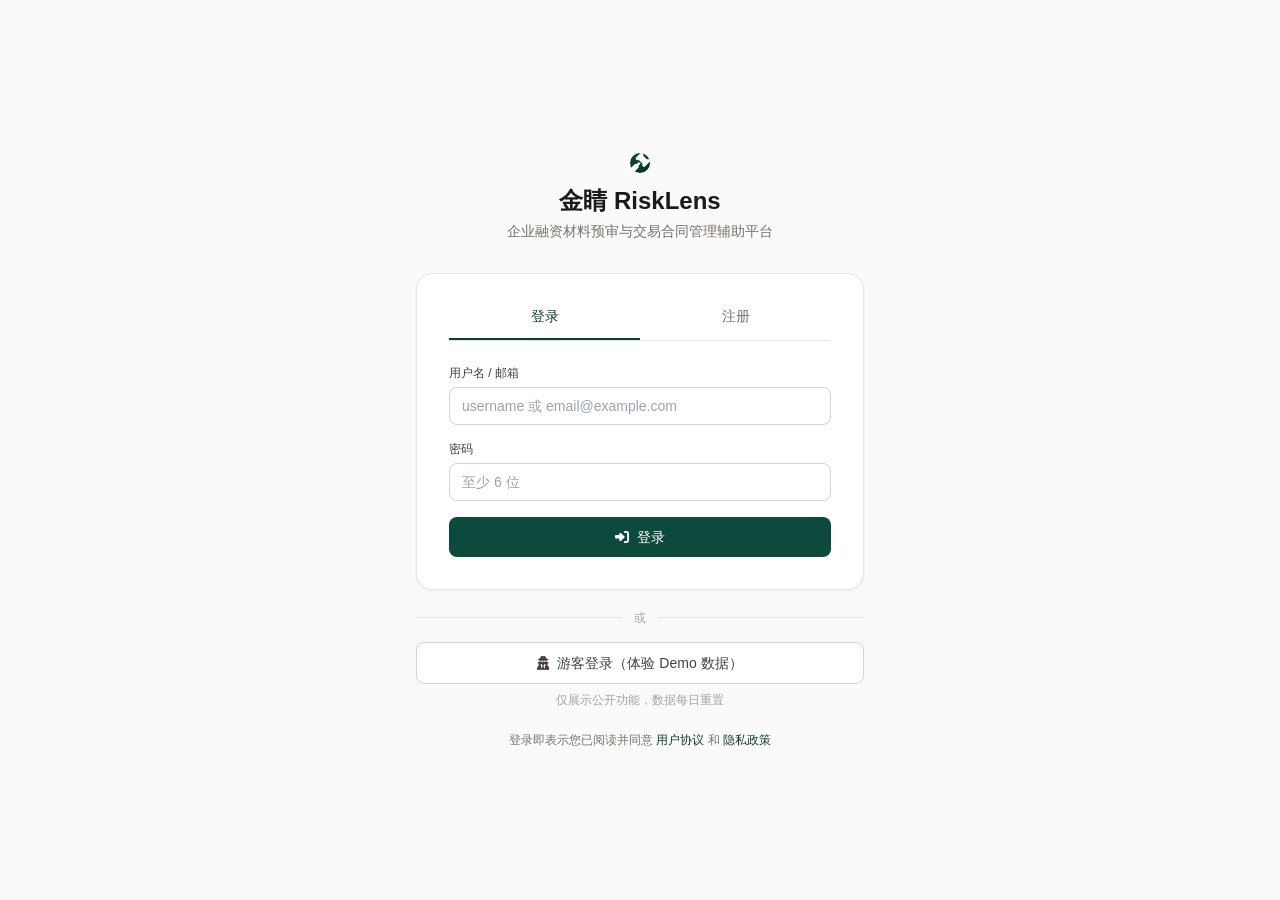
<file: application/frontend/pages/obsidian.html>
<!DOCTYPE html>
<html lang="zh-CN">
<head>
    <meta charset="UTF-8">
    <meta name="viewport" content="width=device-width, initial-scale=1.0">
    <title>企业资料同步 — 金睛</title>
    <link rel="stylesheet" href="../tailwind.min.css?v=20260828-ux-r6">
    <link rel="stylesheet" href="../app.css?v=20260828-ux-r6">
    <script>window.tailwind = window.tailwind || { config: {} };</script>
    <script src="../auth.js?v=20260828-ux-r6"></script>
    <link rel="stylesheet" href="https://cdnjs.cloudflare.com/ajax/libs/font-awesome/6.4.0/css/all.min.css">
    <script>
      tailwind.config = {
        theme: {
          extend: {
            colors: {
              brand: { 50: '#f0fdf4', 100: '#dcfce7', 500: '#0c4a3e', 600: '#0a3d33', 700: '#083029' },
              accent: { 500: '#d97706', 600: '#b45309' }
            },
            fontFamily: {
              sans: ['-apple-system', 'BlinkMacSystemFont', '"SF Pro Text"', '"PingFang SC"', '"Microsoft YaHei"', 'sans-serif']
            }
          }
        }
      }
    </script>
    <style>
        body { font-family: -apple-system, BlinkMacSystemFont, "SF Pro Text", "PingFang SC", "Microsoft YaHei", sans-serif; }
        .scrollbar-thin::-webkit-scrollbar { width: 6px; height: 6px; }
        .scrollbar-thin::-webkit-scrollbar-thumb { background: #d6d3d1; border-radius: 3px; }
    </style>
</head>
<body class="bg-stone-50 text-stone-900 antialiased">
    <div class="flex h-screen overflow-hidden">
        <!-- Sidebar -->
        <aside class="hidden md:flex w-60 bg-white border-r border-stone-200 flex-col">
            <div class="h-16 px-6 flex items-center border-b border-stone-200">
                <div>
                    <div class="font-semibold text-stone-900">金睛 RiskLens</div>
                    <div class="text-[10px] text-stone-500 tracking-wider">FINANCIAL RISK INTELLIGENCE</div>
                </div>
            </div>
            <nav class="flex-1 px-3 py-4 space-y-1 text-sm">
                <a href="../index.html" class="flex items-center gap-3 px-3 py-2 rounded-lg text-stone-600 hover:bg-stone-50"><i class="fa-solid fa-house w-4 text-stone-400"></i>工作台</a>
                <div class="px-3 pt-4 pb-1 text-[10px] font-semibold tracking-[0.14em] text-stone-400">企业金融服务</div>
                <a href="finance-precheck.html" class="flex items-center gap-3 px-3 py-2 rounded-lg text-stone-600 hover:bg-stone-50"><i class="fa-solid fa-list-check w-4 text-stone-400"></i>融资材料预审</a>
                <a href="case-list.html" class="flex items-center gap-3 px-3 py-2 rounded-lg text-stone-600 hover:bg-stone-50"><i class="fa-solid fa-briefcase w-4 text-stone-400"></i>企业风险事项</a>
                <a href="case-analysis.html" class="flex items-center gap-3 px-3 py-2 rounded-lg text-stone-600 hover:bg-stone-50"><i class="fa-solid fa-wand-magic-sparkles w-4 text-stone-400"></i>金融合规问答</a>
                <a href="case-search.html" class="flex items-center gap-3 px-3 py-2 rounded-lg text-stone-600 hover:bg-stone-50"><i class="fa-solid fa-magnifying-glass w-4 text-stone-400"></i>相似风险案例</a>
                <a href="knowledge-base.html" class="flex items-center gap-3 px-3 py-2 rounded-lg text-stone-600 hover:bg-stone-50"><i class="fa-solid fa-book-open w-4 text-stone-400"></i>规则与企业资料库</a>
                <a href="obsidian.html" class="flex items-center gap-3 px-3 py-2 rounded-lg bg-stone-100 text-stone-900 font-medium"><i class="fa-solid fa-feather w-4 text-stone-500"></i>企业资料同步</a>
                <div class="px-3 pt-4 pb-1 text-[10px] font-semibold tracking-[0.14em] text-stone-400">交易与合同管理</div>
                <a href="contract-review.html" class="flex items-center gap-3 px-3 py-2 rounded-lg text-stone-600 hover:bg-stone-50"><i class="fa-solid fa-file-contract w-4 text-stone-400"></i>交易合同审查</a>
                <a href="contract-workspace-preview.html" class="flex items-center gap-3 px-3 py-2 rounded-lg text-stone-600 hover:bg-stone-50"><i class="fa-solid fa-pen-to-square w-4 text-stone-400"></i>合同模板与起草</a>
            </nav>
            <div class="p-3 border-t border-stone-200">
                <div class="flex items-center justify-between gap-2 px-2 py-2">
                    <div class="min-w-0 truncate text-sm font-medium text-stone-900" data-user-display>已登录</div>
                    <button type="button" data-auth-logout class="text-xs text-stone-500 hover:text-rose-600">退出</button>
                </div>
            </div>
        </aside>

        <main class="flex-1 flex flex-col overflow-hidden">
            <header class="h-16 bg-white border-b border-stone-200 px-8 flex items-center gap-6">
                <h1 class="text-lg font-semibold text-stone-900">企业资料同步</h1>
                <span class="text-xs text-stone-500">让律师在 Obsidian 维护的法律笔记自动成为知识库</span>
            </header>

            <div class="flex-1 overflow-y-auto scrollbar-thin">
                <div class="max-w-4xl mx-auto px-8 py-8">
                    <!-- 状态卡片 -->
                    <div class="bg-white border border-stone-200 rounded-xl p-6 mb-6">
                        <div class="flex items-start justify-between mb-4">
                            <div>
                                <h2 class="text-base font-semibold text-stone-900 flex items-center gap-2">
                                    <i class="fa-solid fa-feather text-stone-500"></i>
                                    监听状态
                                </h2>
                                <p class="text-xs text-stone-500 mt-1">监听本地 Obsidian vault，文件变更时自动入库</p>
                            </div>
                            <div class="text-right">
                                <div class="text-xs text-stone-500">状态</div>
                                <div id="status-text" class="text-sm font-medium text-stone-900 mt-0.5">未配置</div>
                            </div>
                        </div>
                        <div class="grid grid-cols-2 gap-4 pt-4 border-t border-stone-100">
                            <div>
                                <div class="text-xs text-stone-500">Vault 路径</div>
                                <div id="vault-path" class="text-sm text-stone-900 font-mono mt-0.5 truncate">-</div>
                            </div>
                            <div>
                                <div class="text-xs text-stone-500">已同步文件</div>
                                <div id="files-count" class="text-sm text-stone-900 font-medium mt-0.5">-</div>
                            </div>
                        </div>
                    </div>

                    <!-- 配置 -->
                    <div class="bg-white border border-stone-200 rounded-xl p-6 mb-6">
                        <h2 class="text-base font-semibold text-stone-900 mb-1">配置 Obsidian Vault</h2>
                        <p class="text-xs text-stone-500 mb-4">输入你的 Obsidian 笔记库绝对路径，金睛将自动监听并同步 .md 文件</p>
                        <div class="space-y-3">
                            <div>
                                <label class="block text-xs font-medium text-stone-700 mb-1.5">Vault 路径</label>
                                <input id="vault-path-input" type="text" placeholder="C:\Users\YourName\Documents\MyVault" class="w-full px-3 py-2 bg-stone-50 border border-stone-200 rounded-lg text-sm font-mono focus:outline-none focus:border-brand-500">
                            </div>
                            <div class="flex items-center gap-2">
                                <button id="start-watch" class="px-4 py-2 bg-brand-500 text-white text-sm rounded-lg hover:bg-brand-600">
                                    <i class="fa-solid fa-play mr-1.5"></i>启动监听
                                </button>
                                <button id="stop-watch" class="px-4 py-2 border border-stone-200 text-stone-700 text-sm rounded-lg hover:bg-stone-50">
                                    <i class="fa-solid fa-stop mr-1.5"></i>停止
                                </button>
                                <button id="manual-sync" class="px-4 py-2 border border-stone-200 text-stone-700 text-sm rounded-lg hover:bg-stone-50">
                                    <i class="fa-solid fa-arrows-rotate mr-1.5"></i>手动同步
                                </button>
                            </div>
                            <div id="config-msg" class="hidden p-3 rounded-lg text-xs"></div>
                        </div>
                    </div>

                    <!-- 使用说明 -->
                    <div class="bg-gradient-to-br from-stone-50 to-stone-100 border border-stone-200 rounded-xl p-6">
                        <h2 class="text-base font-semibold text-stone-900 mb-3">
                            <i class="fa-solid fa-lightbulb text-amber-500 mr-1.5"></i>
                            使用说明
                        </h2>
                        <ol class="space-y-2 text-sm text-stone-700">
                            <li class="flex gap-3">
                                <span class="w-5 h-5 rounded-full bg-stone-200 text-stone-700 text-xs flex items-center justify-center flex-shrink-0">1</span>
                                <span>下载并安装 <a href="https://obsidian.md" target="_blank" class="text-brand-500 hover:underline">Obsidian</a>（本地笔记软件）</span>
                            </li>
                            <li class="flex gap-3">
                                <span class="w-5 h-5 rounded-full bg-stone-200 text-stone-700 text-xs flex items-center justify-center flex-shrink-0">2</span>
                                <span>在 Obsidian 中创建或打开一个 Vault（笔记库）</span>
                            </li>
                            <li class="flex gap-3">
                                <span class="w-5 h-5 rounded-full bg-stone-200 text-stone-700 text-xs flex items-center justify-center flex-shrink-0">3</span>
                                <span>把你的法律笔记（.md 文件）放进 Vault</span>
                            </li>
                            <li class="flex gap-3">
                                <span class="w-5 h-5 rounded-full bg-stone-200 text-stone-700 text-xs flex items-center justify-center flex-shrink-0">4</span>
                                <span>把 Vault 的绝对路径粘贴到上面输入框，点击"启动监听"</span>
                            </li>
                            <li class="flex gap-3">
                                <span class="w-5 h-5 rounded-full bg-stone-200 text-stone-700 text-xs flex items-center justify-center flex-shrink-0">5</span>
                                <span>以后在 Obsidian 修改任何文件，金睛会自动同步到知识库</span>
                            </li>
                        </ol>
                        <div class="mt-4 p-3 bg-white border border-stone-200 rounded-lg text-xs text-stone-600">
                            <strong>小贴士</strong>：Obsidian 支持 YAML frontmatter、双向链接 [[]]、标签 #tag，这些都会被金睛识别并用作元数据。
                        </div>
                    </div>
                </div>
            </div>
        </main>
    </div>

    <script>
        const pathPrefix = window.location.pathname.match(/^\/(risklens|legallens)\//);
        const API_BASE = pathPrefix ? `/${pathPrefix[1]}` : "";

        async function refreshStatus() {
            try {
                const res = await fetch(`${API_BASE}/api/obsidian/status`);
                const data = await res.json();
                document.getElementById('status-text').textContent = data.status === 'watching' ? '监听中' : data.status;
                document.getElementById('vault-path').textContent = data.vault_path || '-';
                document.getElementById('files-count').textContent = data.files_count || 0;
            } catch (e) {
                console.warn(e);
            }
        }

        document.getElementById('start-watch').addEventListener('click', async () => {
            const path = document.getElementById('vault-path-input').value.trim();
            if (!path) {
                showMsg('请输入 Vault 路径', 'error');
                return;
            }
            try {
                const res = await fetch(`${API_BASE}/api/obsidian/configure`, {
                    method: 'POST',
                    headers: { 'Content-Type': 'application/json' },
                    body: JSON.stringify({ vault_path: path }),
                });
                if (!res.ok) throw new Error(await res.text());
                const data = await res.json();
                showMsg(`启动成功，已同步 ${data.files_count} 个文件`, 'success');
                refreshStatus();
            } catch (e) {
                showMsg(`失败: ${e.message}`, 'error');
            }
        });

        document.getElementById('stop-watch').addEventListener('click', async () => {
            try {
                await fetch(`${API_BASE}/api/obsidian/stop`, { method: 'POST' });
                showMsg('已停止监听', 'success');
                refreshStatus();
            } catch (e) {
                showMsg(`失败: ${e.message}`, 'error');
            }
        });

        document.getElementById('manual-sync').addEventListener('click', async () => {
            try {
                showMsg('同步中...', 'info');
                const res = await fetch(`${API_BASE}/api/obsidian/sync`, { method: 'POST' });
                if (!res.ok) throw new Error(await res.text());
                const data = await res.json();
                showMsg(`同步完成，共 ${data.files_count} 个文件`, 'success');
                refreshStatus();
            } catch (e) {
                showMsg(`失败: ${e.message}`, 'error');
            }
        });

        function showMsg(msg, type) {
            const el = document.getElementById('config-msg');
            el.classList.remove('hidden');
            el.className = 'p-3 rounded-lg text-xs';
            if (type === 'success') {
                el.classList.add('bg-emerald-50', 'text-emerald-900');
            } else if (type === 'error') {
                el.classList.add('bg-rose-50', 'text-rose-900');
            } else {
                el.classList.add('bg-blue-50', 'text-blue-900');
            }
            el.textContent = msg;
        }

        refreshStatus();
    </script>
</body>
</html>
</file>
<file: application/frontend/app.css>
:root { color-scheme: light; }
body { font-family: -apple-system, BlinkMacSystemFont, "SF Pro Text", "PingFang SC", "Microsoft YaHei", sans-serif; }
.legal-text { font-family: "Source Han Serif SC", "Songti SC", SimSun, serif; line-height: 1.9; }
.contract-atmosphere {
  background-color: #f6f3ec;
  background-image:
    radial-gradient(circle at 12% 10%, rgba(183, 124, 50, .10) 0 1px, transparent 1.5px),
    radial-gradient(circle at 84% 28%, rgba(15, 65, 53, .06) 0 1px, transparent 1.5px),
    linear-gradient(116deg, transparent 0 49.85%, rgba(15, 65, 53, .025) 50%, transparent 50.15%);
  background-size: 31px 31px, 43px 43px, 360px 360px;
}
.contract-hero { background-image: linear-gradient(115deg, rgba(255,255,255,.94), rgba(248,245,237,.86)); }
.finance-atmosphere {
  background-color: #f7faf6;
  background-image:
    radial-gradient(circle at 86% 16%, rgba(12, 74, 62, .13) 0 1px, transparent 1.5px),
    radial-gradient(circle at 76% 24%, rgba(217, 119, 6, .10) 0 1px, transparent 1.5px),
    linear-gradient(120deg, rgba(12, 74, 62, .045), transparent 46%);
  background-size: 29px 29px, 43px 43px, auto;
}
.calligraphic-title {
  font-family: "STSong", "Songti SC", SimSun, serif;
  font-weight: 600;
  letter-spacing: .12em;
  line-height: 1.45;
}
.template-card.is-selected { background-color: #f0fdf4; }
.scrollbar-thin::-webkit-scrollbar { width: 6px; height: 6px; }
.scrollbar-thin::-webkit-scrollbar-thumb { background: #d6d3d1; border-radius: 3px; }
.theme-toggle { border: 1px solid #e7e5e4; border-radius: .5rem; background: #fff; color: #57534e; padding: .35rem .5rem; font-size: .75rem; line-height: 1; }
.theme-toggle:hover { background: #f5f5f4; }
body.theme-dark { color-scheme: dark; background: #111827; color: #e7e5e4; }
body.theme-dark .bg-white, body.theme-dark .bg-stone-50 { background-color: #18212f !important; }
body.theme-dark .bg-stone-100 { background-color: #253245 !important; }
body.theme-dark .text-stone-900 { color: #f5f5f4 !important; }
body.theme-dark .text-stone-700, body.theme-dark .text-stone-600, body.theme-dark .text-stone-500 { color: #cbd5e1 !important; }
body.theme-dark .text-stone-400 { color: #94a3b8 !important; }
body.theme-dark .border, body.theme-dark .border-stone-100, body.theme-dark .border-stone-200, body.theme-dark .border-l, body.theme-dark .border-r, body.theme-dark .border-b, body.theme-dark .border-t { border-color: #334155 !important; }
body.theme-dark input, body.theme-dark select, body.theme-dark textarea, body.theme-dark pre { background-color: #0f172a !important; color: #e2e8f0 !important; border-color: #475569 !important; }
body.theme-dark .theme-toggle { background: #18212f; color: #e2e8f0; border-color: #475569; }
body.theme-dark.contract-atmosphere { background-color: #111827; background-image: linear-gradient(116deg, transparent 0 49.85%, rgba(148, 163, 184, .03) 50%, transparent 50.15%); }
body.theme-dark .contract-hero, body.theme-dark .template-card.is-selected { background-color: #18212f !important; background-image: none; }
body.theme-dark .finance-atmosphere { background-color: #18212f; background-image: none; }
</file>
